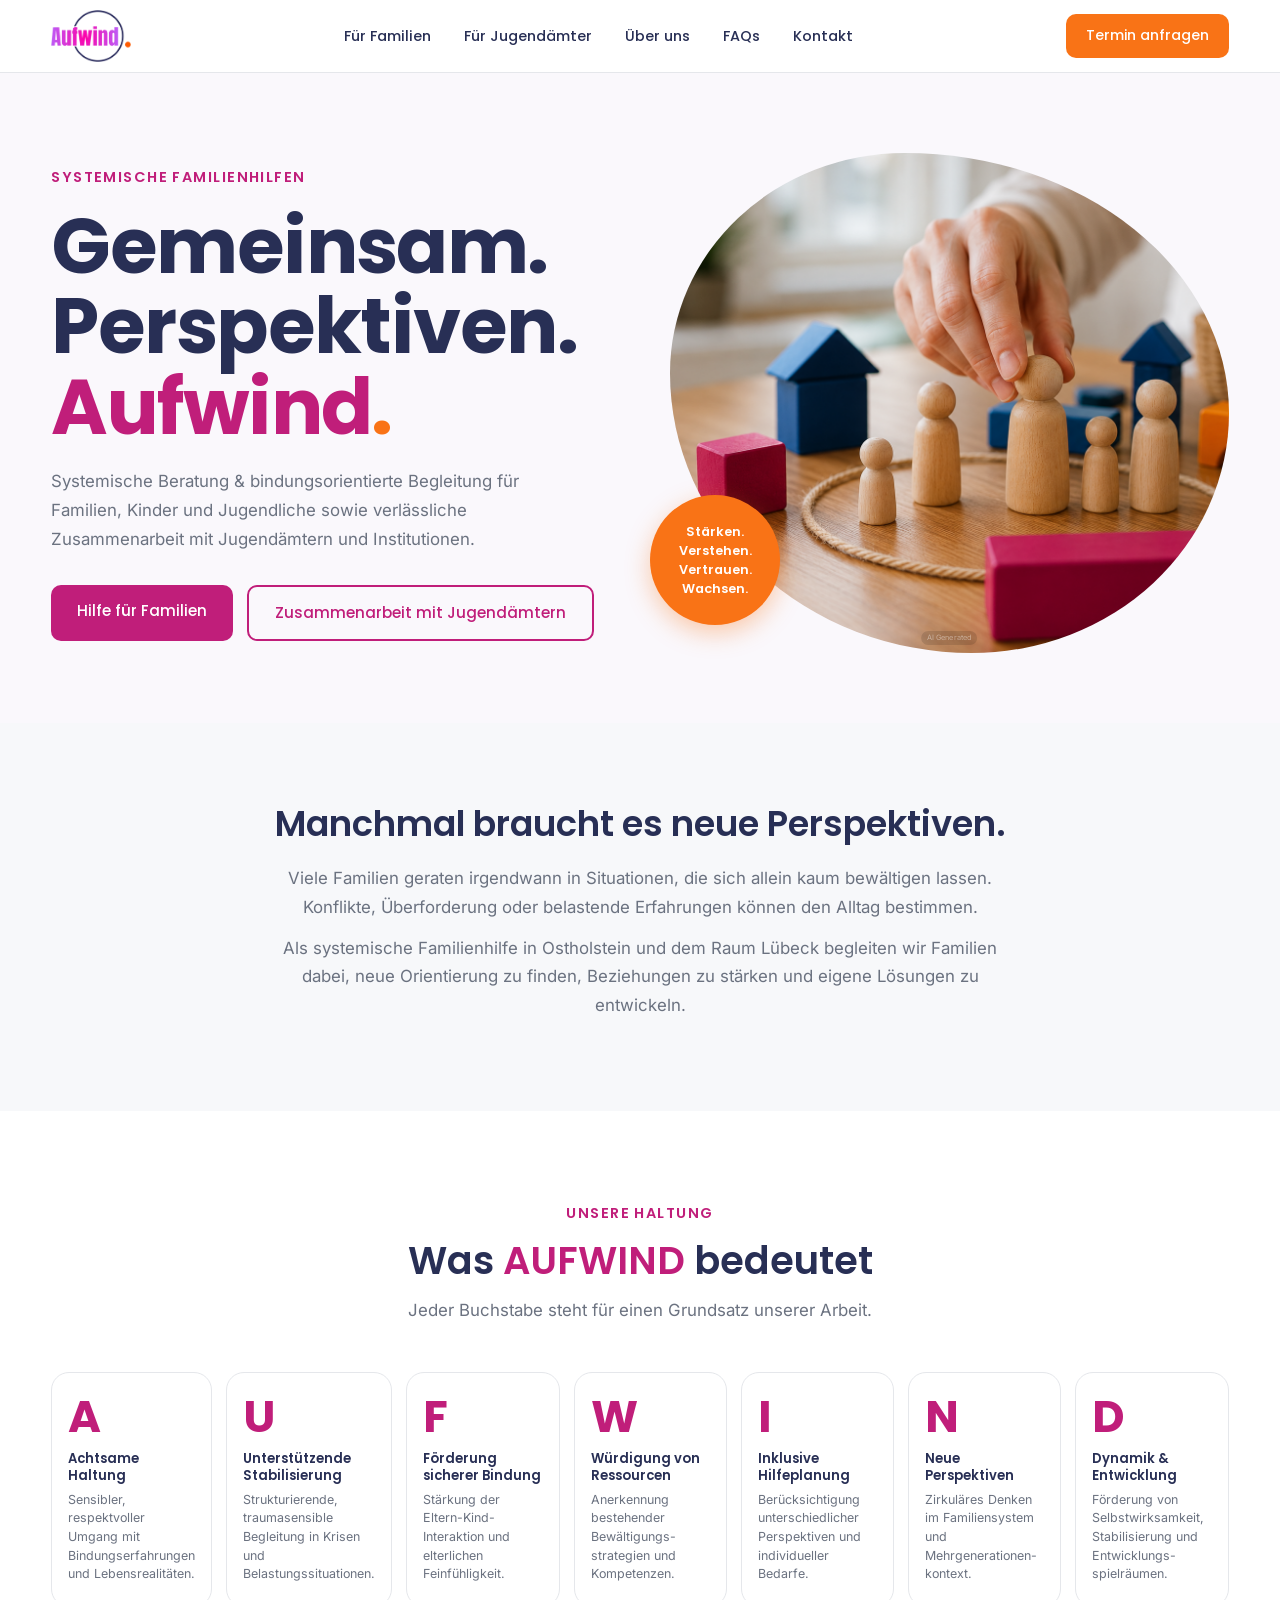
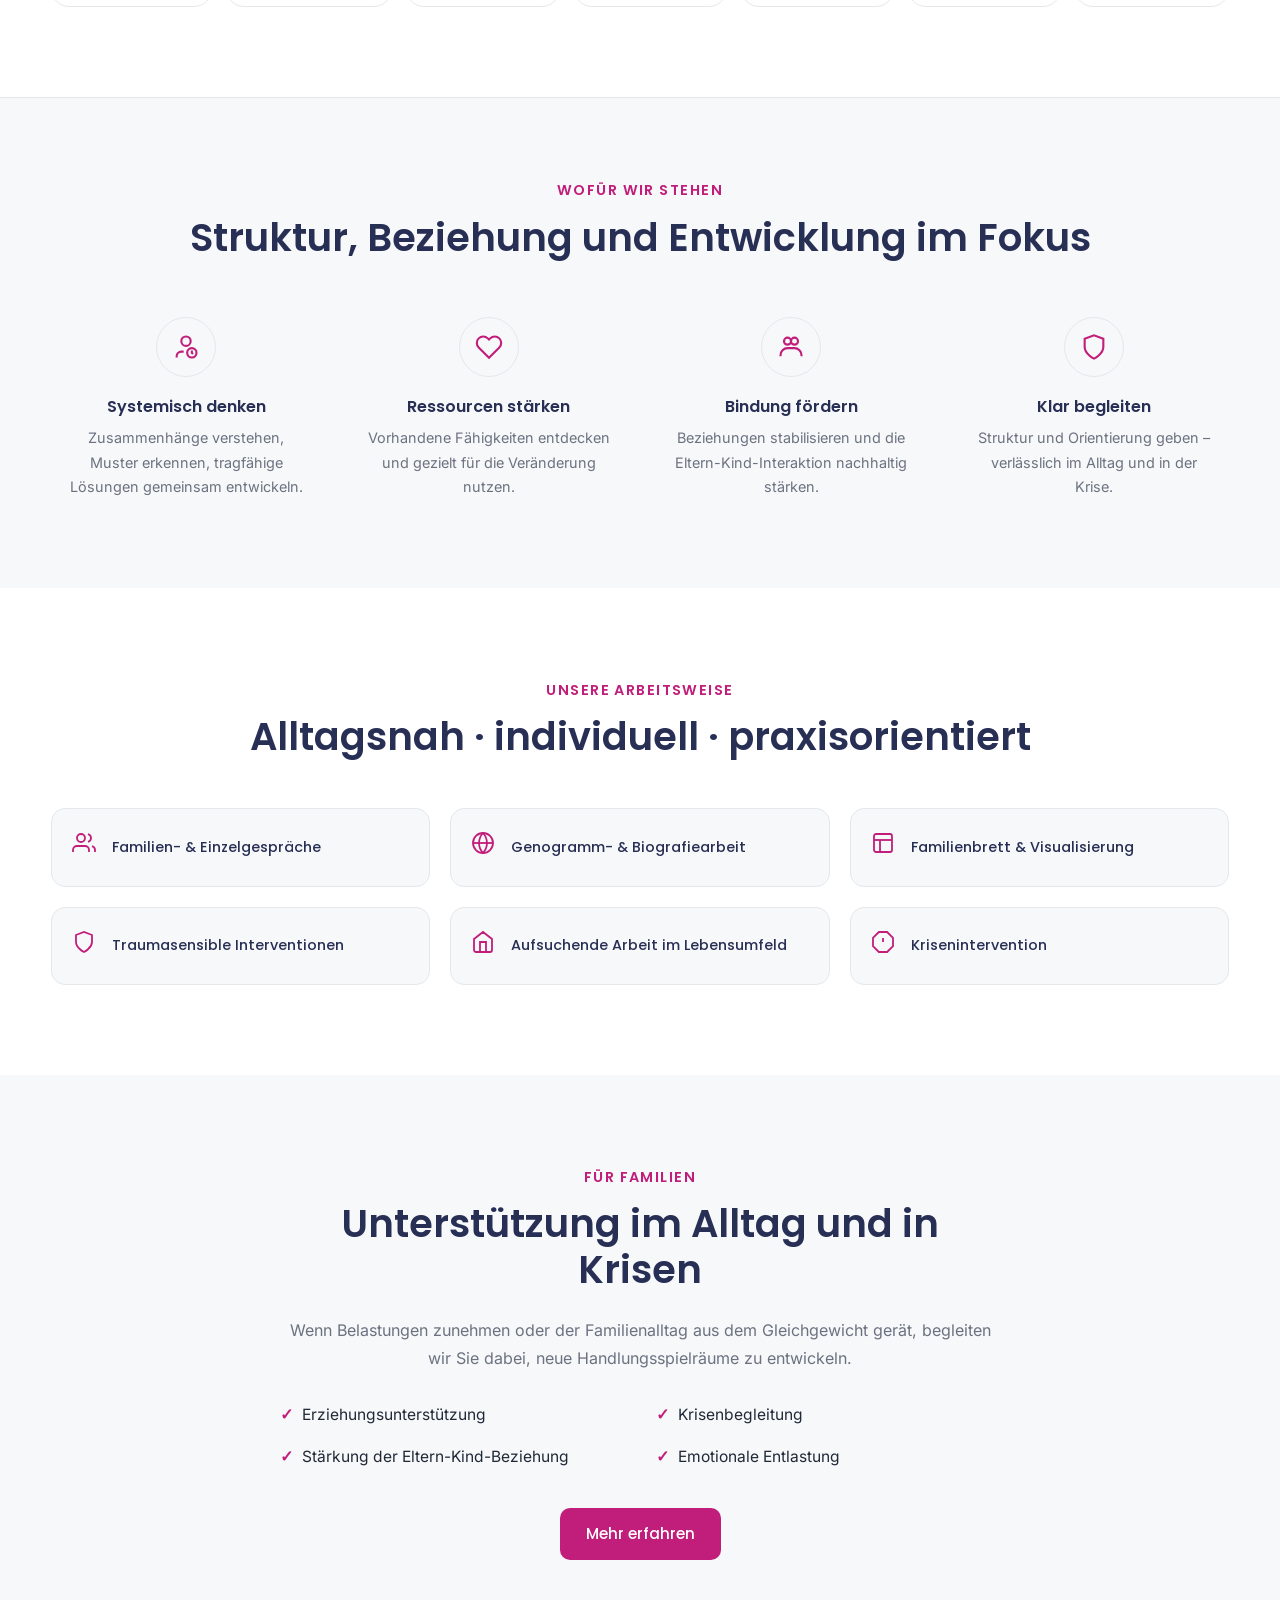
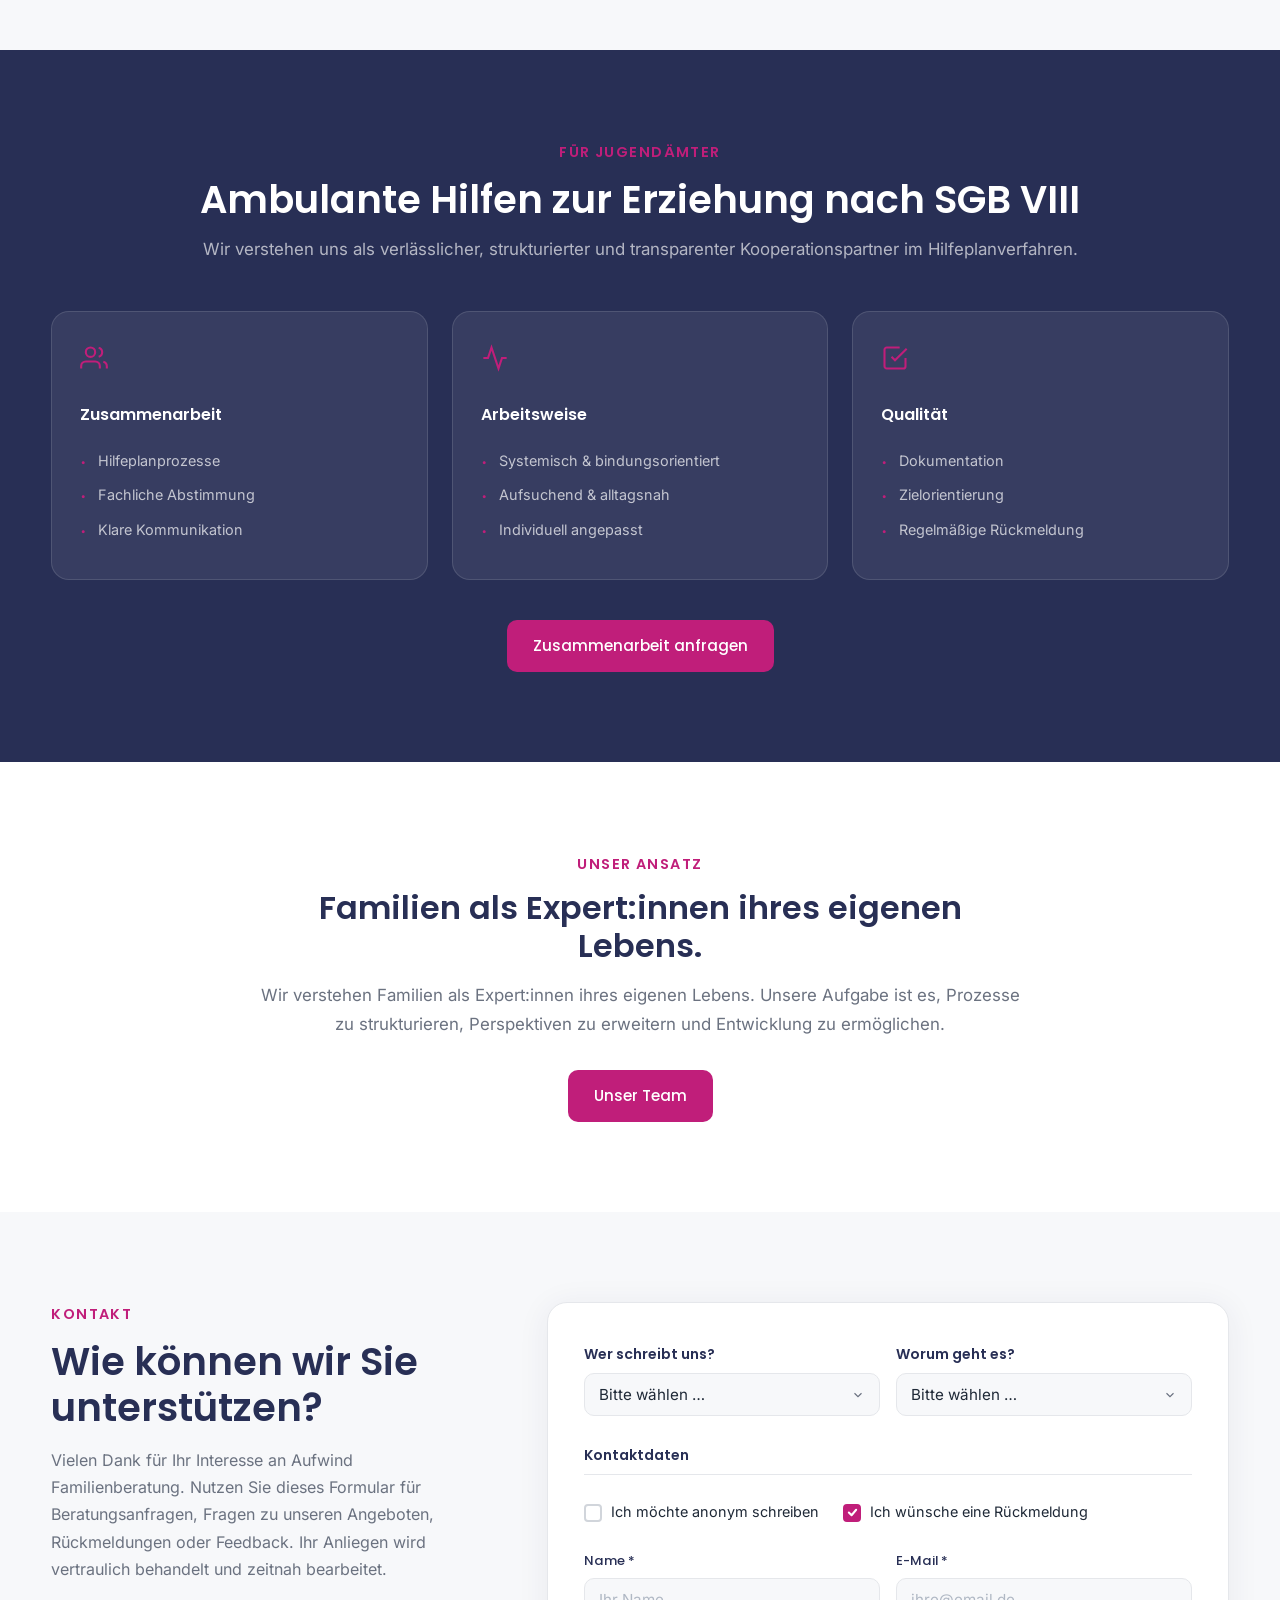
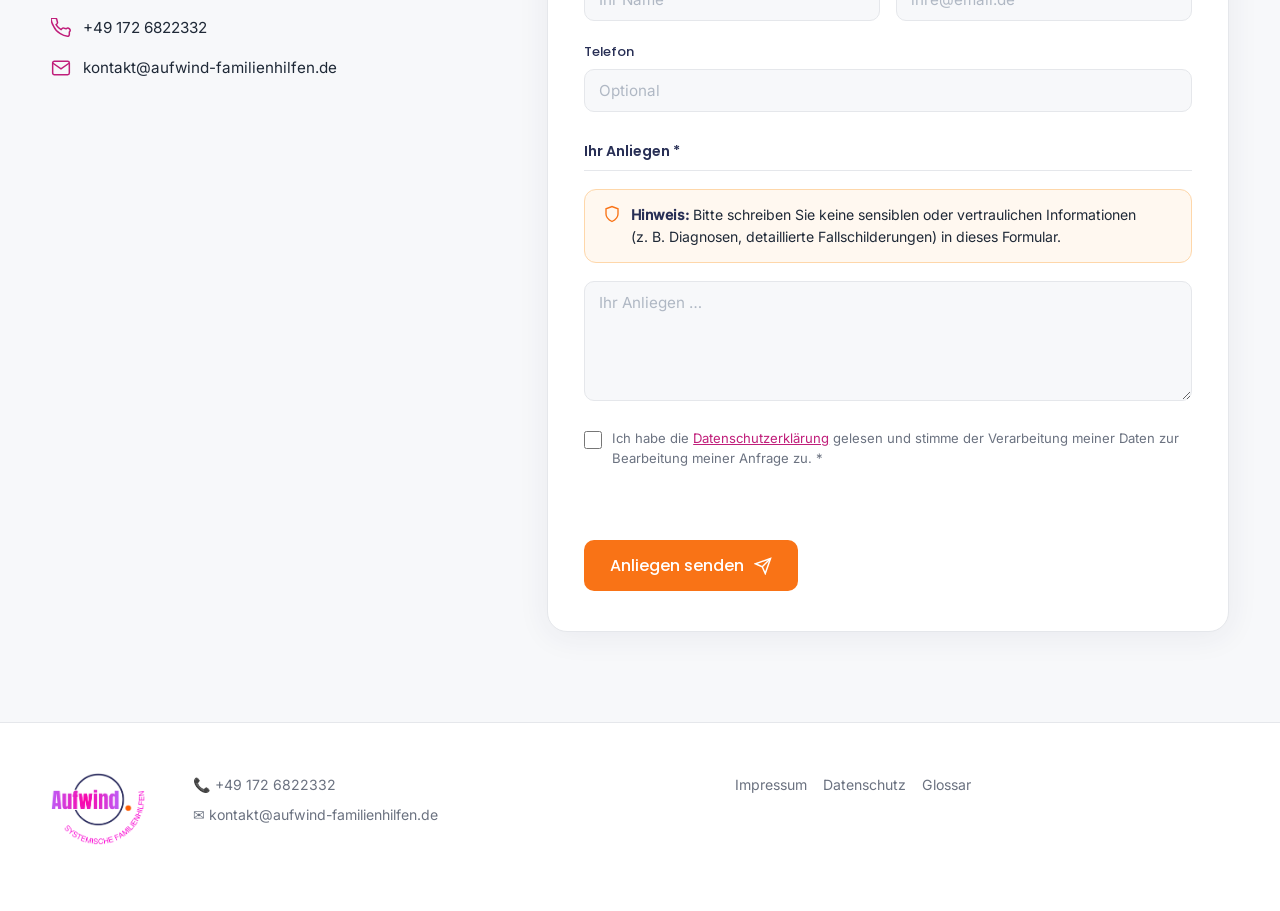
<file: index.html>
<!DOCTYPE html>
<html lang="de">
<head>
<meta charset="UTF-8">
  <meta http-equiv="X-Frame-Options" content="DENY">
  <meta http-equiv="Content-Security-Policy" content="default-src 'self'; style-src 'self' 'unsafe-inline'; font-src 'self'; img-src 'self' data:; script-src 'self' 'unsafe-inline' https://challenges.cloudflare.com; connect-src 'self'; frame-src https://challenges.cloudflare.com; frame-ancestors 'none'; base-uri 'self';">
  <meta name="referrer" content="strict-origin-when-cross-origin">
  <meta http-equiv="Permissions-Policy" content="camera=(), microphone=(), geolocation=()">
  <meta name="viewport" content="width=device-width, initial-scale=1.0">
<title>Familienberatung & Familienhilfe Ostholstein | Aufwind</title>
<meta name="description" content="Systemische Familienberatung und ambulante Familienhilfe in Ostholstein, Neustadt in Holstein, Eutin, Oldenburg i.H. und Lübeck. Jetzt unverbindlich anfragen.">
<link rel="icon" type="image/png" sizes="32x32" href="logo_kurz.png">
<link rel="icon" type="image/png" sizes="16x16" href="logo_kurz.png">
<link rel="apple-touch-icon" href="logo_kurz.png">
<link rel="stylesheet" href="style.css?v=2">
<link rel="canonical" href="https://aufwind-familienhilfen.de/">
<meta property="og:type" content="website">
<meta property="og:locale" content="de_DE">
<meta property="og:site_name" content="Aufwind – Systemische Familienhilfen">
<meta property="og:url" content="https://aufwind-familienhilfen.de/">
<meta property="og:title" content="Familienberatung & Familienhilfe Ostholstein | Aufwind">
<meta property="og:description" content="Systemische Familienberatung und ambulante Familienhilfe in Ostholstein, Neustadt in Holstein, Eutin, Oldenburg i.H. und Lübeck. Jetzt unverbindlich anfragen.">
<meta property="og:image" content="https://aufwind-familienhilfen.de/aufwind.png">
<meta name="twitter:card" content="summary_large_image">
<meta name="twitter:title" content="Familienberatung & Familienhilfe Ostholstein | Aufwind">
<meta name="twitter:description" content="Systemische Familienberatung und ambulante Familienhilfe in Ostholstein, Neustadt in Holstein, Eutin, Oldenburg i.H. und Lübeck. Jetzt unverbindlich anfragen.">
<meta name="twitter:image" content="https://aufwind-familienhilfen.de/aufwind.png">
<script type="application/ld+json">
{
  "@context": "https://schema.org",
  "@type": "ProfessionalService",
  "name": "Aufwind – Systemische Familienhilfen",
  "description": "Systemische Familienberatung und ambulante Familienhilfe in Ostholstein, Neustadt in Holstein, Eutin, Oldenburg i.H. und Lübeck.",
  "url": "https://aufwind-familienhilfen.de",
  "telephone": "+491726822332",
  "email": "kontakt@aufwind-familienhilfen.de",
  "address": {
    "@type": "PostalAddress",
    "streetAddress": "Waschgrabenallee 4",
    "addressLocality": "Neustadt in Holstein",
    "postalCode": "23730",
    "addressCountry": "DE"
  },
  "areaServed": [
    {"@type": "City", "name": "Neustadt in Holstein"},
    {"@type": "City", "name": "Eutin"},
    {"@type": "City", "name": "Oldenburg in Holstein"},
    {"@type": "City", "name": "Lübeck"}
  ],
  "founder": {
    "@type": "Person",
    "name": "Annika Gallinger"
  },
  "hasOfferCatalog": {
    "@type": "OfferCatalog",
    "name": "Leistungen",
    "itemListElement": [
      {"@type": "Offer", "itemOffered": {"@type": "Service", "name": "Systemische Familienberatung"}},
      {"@type": "Offer", "itemOffered": {"@type": "Service", "name": "Ambulante Familienhilfe (SPFH)"}},
      {"@type": "Offer", "itemOffered": {"@type": "Service", "name": "Erziehungsberatung"}},
      {"@type": "Offer", "itemOffered": {"@type": "Service", "name": "Integrative Bindungsbasierte Traumatherapie (iBT)"}}
    ]
  }
}
</script>
</head>
<body>
  <a class="skip-link" href="#main-content">Zum Hauptinhalt springen</a>

<!-- HEADER / NAV -->
<header class="header">
  <div class="container nav-inner">
    <div class="logo">
      <a href="index.html">
        <img src="logo_kurz.png" alt="Aufwind – Systemische Familienhilfen" class="logo-img">
      </a>
    </div>
    <nav class="main-nav" id="main-nav">
      <a href="familien.html">Für Familien</a>
      <a href="jugendaemter.html">Für Jugendämter</a>
      <a href="ueber-uns.html">Über uns</a>
      <a href="faqs.html">FAQs</a>
      <a href="kontakt.html">Kontakt</a>
    </nav>
    <a href="kontakt.html" class="btn btn-orange nav-cta">Termin anfragen</a>
    <button class="burger" aria-label="Menü öffnen" aria-expanded="false" aria-controls="main-nav">
      <span></span><span></span><span></span>
    </button>
  </div>
</header>

<main id="main-content">

<!-- HERO -->
<section class="hero">
  <div class="container hero-layout">
    <div class="hero-text">
      <p class="eyebrow">SYSTEMISCHE FAMILIENHILFEN</p>
      <h1>
        Gemeinsam.<br>
        Perspektiven.<br>
        <span class="h1-magenta">Aufwind</span><span class="h1-orange-dot">.</span>
      </h1>
      <p class="hero-sub">
        Systemische Beratung &amp; bindungsorientierte Begleitung für Familien, Kinder und Jugendliche sowie verlässliche Zusammenarbeit mit Jugendämtern und Institutionen.
      </p>
      <div class="hero-buttons">
        <a href="familien.html" class="btn btn-magenta">Hilfe für Familien</a>
        <a href="jugendaemter.html" class="btn btn-outline-magenta">Zusammenarbeit mit Jugendämtern</a>
      </div>
    </div>
    <div class="hero-image-wrap">
      <img src="aufwind.png" alt="Familie bei Aufwind – Systemische Familienhilfen" class="hero-img">
      <span class="ki-label" aria-label="AI Generated Image">AI Generated</span>
      <div class="hero-badge">
        <span>Stärken.<br>Verstehen.<br>Vertrauen.<br>Wachsen.</span>
      </div>
    </div>
  </div>
</section>

<!-- SECTION 1: KURZE EINFÜHRUNG -->
<section class="section-intro">
  <div class="container narrow-center">
    <h2>Manchmal braucht es neue Perspektiven.</h2>
    <p>Viele Familien geraten irgendwann in Situationen, die sich allein kaum bewältigen lassen. Konflikte, Überforderung oder belastende Erfahrungen können den Alltag bestimmen.</p>
    <p>Als systemische Familienhilfe in Ostholstein und dem Raum Lübeck begleiten wir Familien dabei, neue Orientierung zu finden, Beziehungen zu stärken und eigene Lösungen zu entwickeln.</p>
  </div>
</section>

<!-- SECTION 2: AUFWIND HALTUNG -->
<section class="section-aufwind">
  <div class="container">
    <p class="section-eyebrow center-text">UNSERE HALTUNG</p>
    <h2 class="center-text">Was <span class="text-magenta">AUFWIND</span> bedeutet</h2>
    <p class="section-sub center-text">Jeder Buchstabe steht für einen Grundsatz unserer Arbeit.</p>
    <div class="aufwind-grid">
      <div class="aufwind-card" tabindex="0" role="button">
        <span class="aufwind-letter">A</span>
        <h4>Achtsame Haltung</h4>
        <p>Sensibler, respektvoller Umgang mit Bindungserfahrungen und Lebensrealitäten.</p>
      </div>
      <div class="aufwind-card" tabindex="0" role="button">
        <span class="aufwind-letter">U</span>
        <h4>Unterstützende Stabilisierung</h4>
        <p>Strukturierende, traumasensible Begleitung in Krisen und Belastungssituationen.</p>
      </div>
      <div class="aufwind-card" tabindex="0" role="button">
        <span class="aufwind-letter">F</span>
        <h4>Förderung sicherer Bindung</h4>
        <p>Stärkung der Eltern-Kind-Interaktion und elterlichen Feinfühligkeit.</p>
      </div>
      <div class="aufwind-card" tabindex="0" role="button">
        <span class="aufwind-letter">W</span>
        <h4>Würdigung von Ressourcen</h4>
        <p>Anerkennung bestehender Bewältigungs&shy;strategien und Kompetenzen.</p>
      </div>
      <div class="aufwind-card" tabindex="0" role="button">
        <span class="aufwind-letter">I</span>
        <h4>Inklusive Hilfeplanung</h4>
        <p>Berücksichtigung unterschiedlicher Perspektiven und individueller Bedarfe.</p>
      </div>
      <div class="aufwind-card" tabindex="0" role="button">
        <span class="aufwind-letter">N</span>
        <h4>Neue Perspektiven</h4>
        <p>Zirkuläres Denken im Familiensystem und Mehrgenerationen&shy;kontext.</p>
      </div>
      <div class="aufwind-card" tabindex="0" role="button">
        <span class="aufwind-letter">D</span>
        <h4>Dynamik &amp; Entwicklung</h4>
        <p>Förderung von Selbstwirksamkeit, Stabilisierung und Entwicklungs&shy;spielräumen.</p>
      </div>
    </div>
  </div>
</section>

<!-- SECTION 3: WOFÜR WIR STEHEN – 4 ICON-KACHELN -->
<section class="section-icons" id="angebote">
  <div class="container">
    <p class="section-eyebrow center-text">WOFÜR WIR STEHEN</p>
    <h2 class="center-text icons-heading">Struktur, Beziehung und Entwicklung im Fokus</h2>
    <div class="icon-grid">
      <div class="icon-card">
        <div class="icon-circle">
          <svg aria-hidden="true" width="28" height="28" fill="none" stroke="currentColor" stroke-width="1.8" viewBox="0 0 24 24"><circle cx="12" cy="7" r="4"/><path d="M4 21v-1a4 4 0 014-4h2"/><circle cx="17" cy="17" r="4"/><path d="M17 15v2l1 1"/></svg>
        </div>
        <h3>Systemisch denken</h3>
        <p>Zusammenhänge verstehen, Muster erkennen, tragfähige Lösungen gemeinsam entwickeln.</p>
      </div>
      <div class="icon-card">
        <div class="icon-circle">
          <svg aria-hidden="true" width="28" height="28" fill="none" stroke="currentColor" stroke-width="1.8" viewBox="0 0 24 24"><path d="M20.84 4.61a5.5 5.5 0 00-7.78 0L12 5.67l-1.06-1.06a5.5 5.5 0 00-7.78 7.78l1.06 1.06L12 21.23l7.78-7.78 1.06-1.06a5.5 5.5 0 000-7.78z"/></svg>
        </div>
        <h3>Ressourcen stärken</h3>
        <p>Vorhandene Fähigkeiten entdecken und gezielt für die Veränderung nutzen.</p>
      </div>
      <div class="icon-card">
        <div class="icon-circle">
          <svg aria-hidden="true" width="28" height="28" fill="none" stroke="currentColor" stroke-width="1.8" viewBox="0 0 24 24"><circle cx="9" cy="7" r="3"/><circle cx="15" cy="7" r="3"/><path d="M3 20v-1a6 6 0 016-6h6a6 6 0 016 6v1"/></svg>
        </div>
        <h3>Bindung fördern</h3>
        <p>Beziehungen stabilisieren und die Eltern-Kind-Interaktion nachhaltig stärken.</p>
      </div>
      <div class="icon-card">
        <div class="icon-circle">
          <svg aria-hidden="true" width="28" height="28" fill="none" stroke="currentColor" stroke-width="1.8" viewBox="0 0 24 24"><path d="M12 22s8-4 8-10V5l-8-3-8 3v7c0 6 8 10 8 10z"/></svg>
        </div>
        <h3>Klar begleiten</h3>
        <p>Struktur und Orientierung geben – verlässlich im Alltag und in der Krise.</p>
      </div>
    </div>
  </div>
</section>

<!-- SECTION 4: UNSERE ARBEITSWEISE -->
<section class="section-arbeitsweise" id="arbeitsweise">
  <div class="container">
    <p class="section-eyebrow center-text">UNSERE ARBEITSWEISE</p>
    <h2 class="center-text">Alltagsnah · individuell · praxisorientiert</h2>
    <div class="methoden-grid">
      <div class="methode-card">
        <div class="methode-icon">
          <svg aria-hidden="true" width="24" height="24" fill="none" stroke="currentColor" stroke-width="1.8" viewBox="0 0 24 24"><path d="M17 21v-2a4 4 0 00-4-4H5a4 4 0 00-4 4v2"/><circle cx="9" cy="7" r="4"/><path d="M23 21v-2a4 4 0 00-3-3.87"/><path d="M16 3.13a4 4 0 010 7.75"/></svg>
        </div>
        <span>Familien- &amp; Einzelgespräche</span>
      </div>
      <div class="methode-card">
        <div class="methode-icon">
          <svg aria-hidden="true" width="24" height="24" fill="none" stroke="currentColor" stroke-width="1.8" viewBox="0 0 24 24"><circle cx="12" cy="12" r="10"/><line x1="2" y1="12" x2="22" y2="12"/><path d="M12 2a15.3 15.3 0 014 10 15.3 15.3 0 01-4 10 15.3 15.3 0 01-4-10 15.3 15.3 0 014-10z"/></svg>
        </div>
        <span>Genogramm- &amp; Biografiearbeit</span>
      </div>
      <div class="methode-card">
        <div class="methode-icon">
          <svg aria-hidden="true" width="24" height="24" fill="none" stroke="currentColor" stroke-width="1.8" viewBox="0 0 24 24"><rect x="3" y="3" width="18" height="18" rx="2"/><line x1="3" y1="9" x2="21" y2="9"/><line x1="9" y1="21" x2="9" y2="9"/></svg>
        </div>
        <span>Familienbrett &amp; Visualisierung</span>
      </div>
      <div class="methode-card">
        <div class="methode-icon">
          <svg aria-hidden="true" width="24" height="24" fill="none" stroke="currentColor" stroke-width="1.8" viewBox="0 0 24 24"><path d="M12 22s8-4 8-10V5l-8-3-8 3v7c0 6 8 10 8 10z"/></svg>
        </div>
        <span>Traumasensible Interventionen</span>
      </div>
      <div class="methode-card">
        <div class="methode-icon">
          <svg aria-hidden="true" width="24" height="24" fill="none" stroke="currentColor" stroke-width="1.8" viewBox="0 0 24 24"><path d="M3 9l9-7 9 7v11a2 2 0 01-2 2H5a2 2 0 01-2-2z"/><polyline points="9 22 9 12 15 12 15 22"/></svg>
        </div>
        <span>Aufsuchende Arbeit im Lebensumfeld</span>
      </div>
      <div class="methode-card">
        <div class="methode-icon">
          <svg aria-hidden="true" width="24" height="24" fill="none" stroke="currentColor" stroke-width="1.8" viewBox="0 0 24 24"><polygon points="7.86 2 16.14 2 22 7.86 22 16.14 16.14 22 7.86 22 2 16.14 2 7.86 7.86 2"/><line x1="12" y1="8" x2="12" y2="12"/><line x1="12" y1="16" x2="12.01" y2="16"/></svg>
        </div>
        <span>Krisenintervention</span>
      </div>
    </div>
  </div>
</section>

<!-- SECTION 5: FÜR FAMILIEN -->
<section class="section-familien" id="familien-detail">
  <div class="container familien-full">
    <div class="familien-text">
      <p class="section-eyebrow">FÜR FAMILIEN</p>
      <h2>Unterstützung im Alltag und in Krisen</h2>
      <p style="text-align:center;">Wenn Belastungen zunehmen oder der Familienalltag aus dem Gleichgewicht gerät, begleiten wir Sie dabei, neue Handlungsspielräume zu entwickeln.</p>
      <ul class="check-list">
        <li>Erziehungsunterstützung</li>
        <li>Krisenbegleitung</li>
        <li>Stärkung der Eltern-Kind-Beziehung</li>
        <li>Emotionale Entlastung</li>
      </ul>
      <a href="familien.html" class="btn btn-magenta" style="display:block;width:fit-content;margin:1.5rem auto 0;">Mehr erfahren</a>
    </div>
  </div>
</section>

<!-- SECTION 6: FÜR JUGENDÄMTER -->
<section class="section-jugendaemter" id="jugendaemter-detail">
  <div class="container">
    <p class="section-eyebrow center-text">FÜR JUGENDÄMTER</p>
    <h2 class="center-text light-heading">Ambulante Hilfen zur Erziehung nach SGB VIII</h2>
    <p class="center-text section-sub light-sub">Wir verstehen uns als verlässlicher, strukturierter und transparenter Kooperationspartner im Hilfeplanverfahren.</p>
    <div class="ja-cards">
      <div class="ja-card">
        <div class="ja-card-icon">
          <svg aria-hidden="true" width="28" height="28" fill="none" stroke="currentColor" stroke-width="1.8" viewBox="0 0 24 24"><path d="M17 21v-2a4 4 0 00-4-4H5a4 4 0 00-4 4v2"/><circle cx="9" cy="7" r="4"/><path d="M23 21v-2a4 4 0 00-3-3.87"/><path d="M16 3.13a4 4 0 010 7.75"/></svg>
        </div>
        <h3>Zusammenarbeit</h3>
        <ul>
          <li>Hilfeplanprozesse</li>
          <li>Fachliche Abstimmung</li>
          <li>Klare Kommunikation</li>
        </ul>
      </div>
      <div class="ja-card">
        <div class="ja-card-icon">
          <svg aria-hidden="true" width="28" height="28" fill="none" stroke="currentColor" stroke-width="1.8" viewBox="0 0 24 24"><polyline points="22 12 18 12 15 21 9 3 6 12 2 12"/></svg>
        </div>
        <h3>Arbeitsweise</h3>
        <ul>
          <li>Systemisch &amp; bindungsorientiert</li>
          <li>Aufsuchend &amp; alltagsnah</li>
          <li>Individuell angepasst</li>
        </ul>
      </div>
      <div class="ja-card">
        <div class="ja-card-icon">
          <svg aria-hidden="true" width="28" height="28" fill="none" stroke="currentColor" stroke-width="1.8" viewBox="0 0 24 24"><polyline points="9 11 12 14 22 4"/><path d="M21 12v7a2 2 0 01-2 2H5a2 2 0 01-2-2V5a2 2 0 012-2h11"/></svg>
        </div>
        <h3>Qualität</h3>
        <ul>
          <li>Dokumentation</li>
          <li>Zielorientierung</li>
          <li>Regelmäßige Rückmeldung</li>
        </ul>
      </div>
    </div>
    <div class="center-btn">
      <a href="kontakt.html" class="btn btn-magenta">Zusammenarbeit anfragen</a>
    </div>
  </div>
</section>

<!-- SECTION 7: UNSER ANSATZ -->
<section class="section-ansatz">
  <div class="container narrow-center">
    <p class="section-eyebrow center-text">UNSER ANSATZ</p>
    <h2>Familien als Expert:innen ihres eigenen Lebens.</h2>
    <p>Wir verstehen Familien als Expert:innen ihres eigenen Lebens. Unsere Aufgabe ist es, Prozesse zu strukturieren, Perspektiven zu erweitern und Entwicklung zu ermöglichen.</p>
    <div style="margin-top:2rem;text-align:center;"><a href="ueber-uns.html" class="btn btn-magenta">Unser Team</a></div>
  </div>
</section>

<!-- KONTAKT / FORMULAR -->
<section class="section-kontakt" id="kontakt">
  <div class="container kontakt-layout">

    <div class="kontakt-intro">
      <p class="section-eyebrow">KONTAKT</p>
      <h2>Wie können wir Sie unterstützen?</h2>
      <p>Vielen Dank für Ihr Interesse an Aufwind Familienberatung. Nutzen Sie dieses Formular für Beratungsanfragen, Fragen zu unseren Angeboten, Rückmeldungen oder Feedback. Ihr Anliegen wird vertraulich behandelt und zeitnah bearbeitet.</p>
      <div class="kontakt-info">
        <div class="kontakt-info-item">
          <svg aria-hidden="true" width="20" height="20" fill="none" stroke="currentColor" stroke-width="1.8" viewBox="0 0 24 24"><path d="M22 16.92v3a2 2 0 01-2.18 2 19.79 19.79 0 01-8.63-3.07A19.5 19.5 0 013.07 9.81a19.79 19.79 0 01-3.07-8.67A2 2 0 012 .18h3a2 2 0 012 1.72c.127.96.361 1.903.7 2.81a2 2 0 01-.45 2.11L6.09 7.91a16 16 0 006 6l1.27-1.27a2 2 0 012.11-.45c.907.339 1.85.573 2.81.7A2 2 0 0122 16.92z"/></svg>
          <span><a href="tel:+491726822332" style="color:inherit;text-decoration:none;">+49 172 6822332</a></span>
        </div>
        <div class="kontakt-info-item">
          <svg aria-hidden="true" width="20" height="20" fill="none" stroke="currentColor" stroke-width="1.8" viewBox="0 0 24 24"><path d="M4 4h16c1.1 0 2 .9 2 2v12c0 1.1-.9 2-2 2H4c-1.1 0-2-.9-2-2V6c0-1.1.9-2 2-2z"/><polyline points="22,6 12,13 2,6"/></svg>
          <span>kontakt@aufwind-familienhilfen.de</span>
        </div>
      </div>
    </div>

    <div class="kontakt-form-wrap">
      <form class="kontakt-form" id="kontaktFormular" novalidate>
        <input type="text" name="website" style="display:none;" tabindex="-1" autocomplete="off">

        <div class="form-row form-row-2">
          <div class="form-group">
            <label for="wer_schreibt" class="form-section-label">Wer schreibt uns?</label>
            <select id="wer_schreibt" name="Wer schreibt" required>
              <option value="" disabled selected>Bitte wählen …</option>
              <option value="Privatperson / Familie">Privatperson / Familie</option>
              <option value="Jugendamt">Jugendamt</option>
              <option value="Netzwerkpartner:in">Netzwerkpartner:in</option>
              <option value="Sonstiges">Sonstiges</option>
            </select>
          </div>
          <div class="form-group">
            <label for="worum" class="form-section-label">Worum geht es?</label>
            <select id="worum" name="Worum geht es">
              <option value="" disabled selected>Bitte wählen …</option>
              <option value="Anfrage systemische Beratung">Anfrage systemische Beratung</option>
              <option value="Frage zum Angebot">Frage zum Angebot</option>
              <option value="Fallübernahme HzE">Fallübernahme HzE</option>
              <option value="Beschwerde">Beschwerde</option>
              <option value="Feedback">Feedback</option>
              <option value="Lob">Lob</option>
              <option value="Sonstiges Anliegen">Sonstiges Anliegen</option>
            </select>
          </div>
        </div>

        <p class="form-section-label">Kontaktdaten</p>

        <div class="form-flags-row">
          <label class="form-option-label">
            <input type="checkbox" id="anonCheck">
            <span class="form-option-indicator form-cb-indicator"></span>
            <span>Ich möchte anonym schreiben</span>
          </label>
          <label class="form-option-label">
            <input type="checkbox" id="rueckmeldungCheck" name="Rückmeldung gewünscht" value="Ja" checked>
            <span class="form-option-indicator form-cb-indicator"></span>
            <span>Ich wünsche eine Rückmeldung</span>
          </label>
        </div>

        <div id="kontaktFelder">
          <div class="form-row form-row-2">
            <div class="form-group">
              <label for="name">Name *</label>
              <input type="text" id="name" name="name" placeholder="Ihr Name" required>
            </div>
            <div class="form-group">
              <label for="email">E-Mail *</label>
              <input type="email" id="email" name="email" placeholder="ihre@email.de" required>
            </div>
          </div>
          <div class="form-row form-row-2">
            <div class="form-group">
              <label for="telefon">Telefon</label>
              <input type="tel" id="telefon" name="telefon" placeholder="Optional">
            </div>
          </div>
        </div>

        <div class="form-group">
          <label for="nachricht" class="form-section-label" style="padding-bottom: 6px; border-bottom: 1px solid var(--gray-light);">Ihr Anliegen *</label>
          <div class="privacy-hint" style="margin-top: 0.75rem; margin-bottom: 0.75rem;">
            <svg aria-hidden="true" width="18" height="18" fill="none" stroke="currentColor" stroke-width="1.8" viewBox="0 0 24 24"><path d="M12 22s8-4 8-10V5l-8-3-8 3v7c0 6 8 10 8 10z"/></svg>
            <span><strong>Hinweis:</strong> Bitte schreiben Sie keine sensiblen oder vertraulichen Informationen (z.&nbsp;B. Diagnosen, detaillierte Fallschilderungen) in dieses Formular.</span>
          </div>
          <textarea id="nachricht" name="nachricht" rows="5" placeholder="Ihr Anliegen …" required></textarea>
        </div>

        <div class="form-check">
          <input type="checkbox" id="datenschutz" name="datenschutz" required>
          <label for="datenschutz">Ich habe die <a href="datenschutz.html" class="form-link" target="_blank">Datenschutzerklärung</a> gelesen und stimme der Verarbeitung meiner Daten zur Bearbeitung meiner Anfrage zu. *</label>
        </div>

        <!-- TURNSTILE -->
        <div class="cf-turnstile" data-sitekey="0x4AAAAAAD7HuG47nuGPcElY" style="margin-bottom: 1rem;"></div>

        <button type="submit" class="btn btn-orange form-submit" id="submitBtn">
          <span id="submitLabel">Anliegen senden</span>
          <svg aria-hidden="true" id="submitIcon" width="18" height="18" fill="none" stroke="currentColor" stroke-width="2" viewBox="0 0 24 24"><line x1="22" y1="2" x2="11" y2="13"/><polygon points="22 2 15 22 11 13 2 9 22 2"/></svg>
          <svg aria-hidden="true" id="submitSpinner" width="18" height="18" viewBox="0 0 24 24" fill="none" stroke="currentColor" stroke-width="2" style="display:none;animation:spin 1s linear infinite;"><path d="M12 2v4M12 18v4M4.93 4.93l2.83 2.83M16.24 16.24l2.83 2.83M2 12h4M18 12h4M4.93 19.07l2.83-2.83M16.24 7.76l2.83-2.83"/></svg>
        </button>

        <div class="form-success" id="formSuccess" style="display:none;" role="alert">
          <svg aria-hidden="true" width="22" height="22" fill="none" stroke="currentColor" stroke-width="2" viewBox="0 0 24 24"><polyline points="20 6 9 17 4 12"/></svg>
          <div><strong>Nachricht gesendet!</strong><br>Vielen Dank – wir melden uns innerhalb von 1–2 Werktagen bei Ihnen.</div>
        </div>
        <div class="form-error" id="formError" style="display:none;" role="alert">
          <svg aria-hidden="true" width="22" height="22" fill="none" stroke="currentColor" stroke-width="2" viewBox="0 0 24 24"><circle cx="12" cy="12" r="10"/><line x1="12" y1="8" x2="12" y2="12"/><line x1="12" y1="16" x2="12.01" y2="16"/></svg>
          <div><strong>Fehler beim Senden.</strong><br>Bitte prüfen Sie, ob Sie alle mit * markierten Pflichtfelder ausgefüllt haben und versuchen Sie es erneut oder schreiben Sie uns direkt per E-Mail.</div>
        </div>
      </form>
    </div>

  </div>
</section>

<footer class="footer">
  <div class="container footer-inner">
    <div class="footer-brand">
      <div class="footer-logo">
        <img src="logo_aufwind.png" alt="Aufwind – Systemische Familienhilfen" class="footer-logo-img">
      </div>
    </div>    <div class="footer-contact">
      <p>📞 +49 172 6822332</p>
      <p>✉ kontakt@aufwind-familienhilfen.de</p>
    </div>
    <div class="footer-links">
      <a href="impressum.html">Impressum</a>
      <a href="datenschutz.html">Datenschutz</a>
      <a href="glossar.html">Glossar</a>
    </div>
  </div>
</footer>

<style>
  @keyframes spin { to { transform: rotate(360deg); } }
</style>

<script>
  // Mobile Burger Menu
  const burger = document.querySelector('.burger');
  const nav = document.querySelector('.main-nav');
  burger.addEventListener('click', () => {
    const isOpen = nav.classList.toggle('nav-open');
    burger.classList.toggle('burger-open');
    burger.setAttribute('aria-expanded', isOpen);
  });

  // --- Anonym ↔ Rückmeldung: gegenseitig ausschließend ---
  const anonCheck = document.getElementById('anonCheck');
  const rueckmeldungCheck = document.getElementById('rueckmeldungCheck');
  const kontaktFelder = document.getElementById('kontaktFelder');
  const nameInput = document.getElementById('name');
  const emailInput = document.getElementById('email');

  function setAnon(on) {
    if (on) {
      kontaktFelder.style.display = 'none';
      nameInput.removeAttribute('required');
      emailInput.removeAttribute('required');
      rueckmeldungCheck.checked = false;
    } else {
      kontaktFelder.style.display = 'flex';
      nameInput.setAttribute('required', '');
      emailInput.setAttribute('required', '');
    }
  }
  anonCheck.addEventListener('change', function () { setAnon(this.checked); });
  rueckmeldungCheck.addEventListener('change', function () {
    if (this.checked) { anonCheck.checked = false; setAnon(false); }
  });

  // --- AJAX Formular ---
  const form = document.getElementById('kontaktFormular');
  const submitBtn = document.getElementById('submitBtn');
  const submitLabel = document.getElementById('submitLabel');
  const submitIcon = document.getElementById('submitIcon');
  const submitSpinner = document.getElementById('submitSpinner');
  const formSuccess = document.getElementById('formSuccess');
  const formError = document.getElementById('formError');

  form.addEventListener('submit', async function (e) {
    e.preventDefault();
    formSuccess.style.display = 'none';
    formError.style.display = 'none';
    if (!form.checkValidity()) {
      formError.style.display = 'flex';
      formError.scrollIntoView({ behavior: 'smooth', block: 'nearest' });
      return;
    }
    submitBtn.disabled = true;
    submitLabel.textContent = 'Wird gesendet …';
    submitIcon.style.display = 'none';
    submitSpinner.style.display = 'inline';
    try {
      const response = await fetch('https://aufwind-familienhilfen.de/api/contact', {
        method: 'POST', body: new FormData(form)
      });
      const data = await response.json();
      if (data.success) {
        formSuccess.style.display = 'flex';
        form.reset();
        if (window.turnstile) window.turnstile.reset();
        setAnon(false);
        formSuccess.scrollIntoView({ behavior: 'smooth', block: 'nearest' });
      } else { throw new Error(); }
    } catch {
      formError.style.display = 'flex';
      if (window.turnstile) window.turnstile.reset();
    } finally {
      submitBtn.disabled = false;
      submitLabel.textContent = 'Anliegen senden';
      submitIcon.style.display = 'inline';
      submitSpinner.style.display = 'none';
    }
  });
</script>


<!-- TURNSTILE -->
<script src="https://challenges.cloudflare.com/turnstile/v0/api.js" async defer></script>

<!-- SCROLL TO TOP -->
<button class="scroll-top" id="scrollTop" aria-label="Nach oben" title="Nach oben">
  <svg aria-hidden="true" width="20" height="20" fill="none" stroke="currentColor" stroke-width="2.2" viewBox="0 0 24 24"><polyline points="18 15 12 9 6 15"/></svg>
</button>

<script>
  const scrollBtn = document.getElementById('scrollTop');
  window.addEventListener('scroll', () => {
    scrollBtn.classList.toggle('scroll-top-visible', window.scrollY > 300);
  });
  scrollBtn.addEventListener('click', () => {
    window.scrollTo({ top: 0, behavior: 'smooth' });
  });
</script>

</body>
</html>
</file>
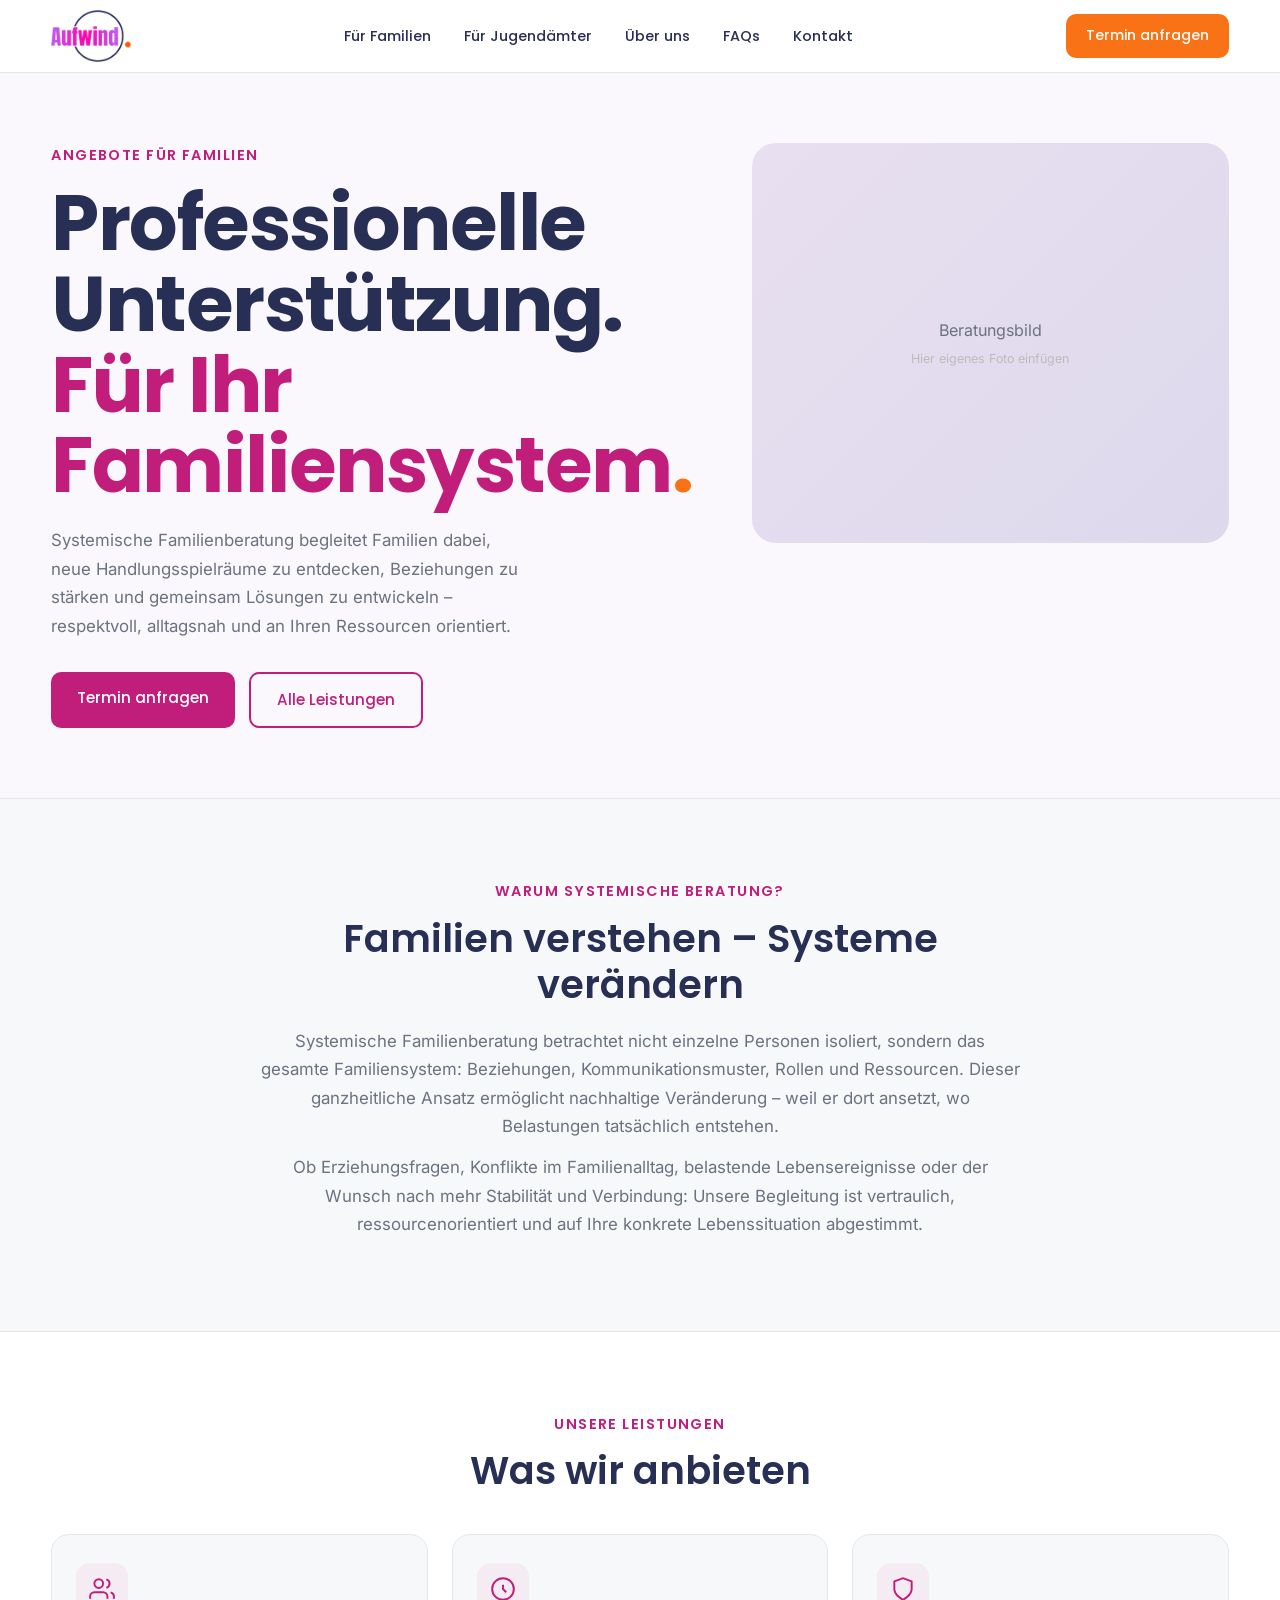
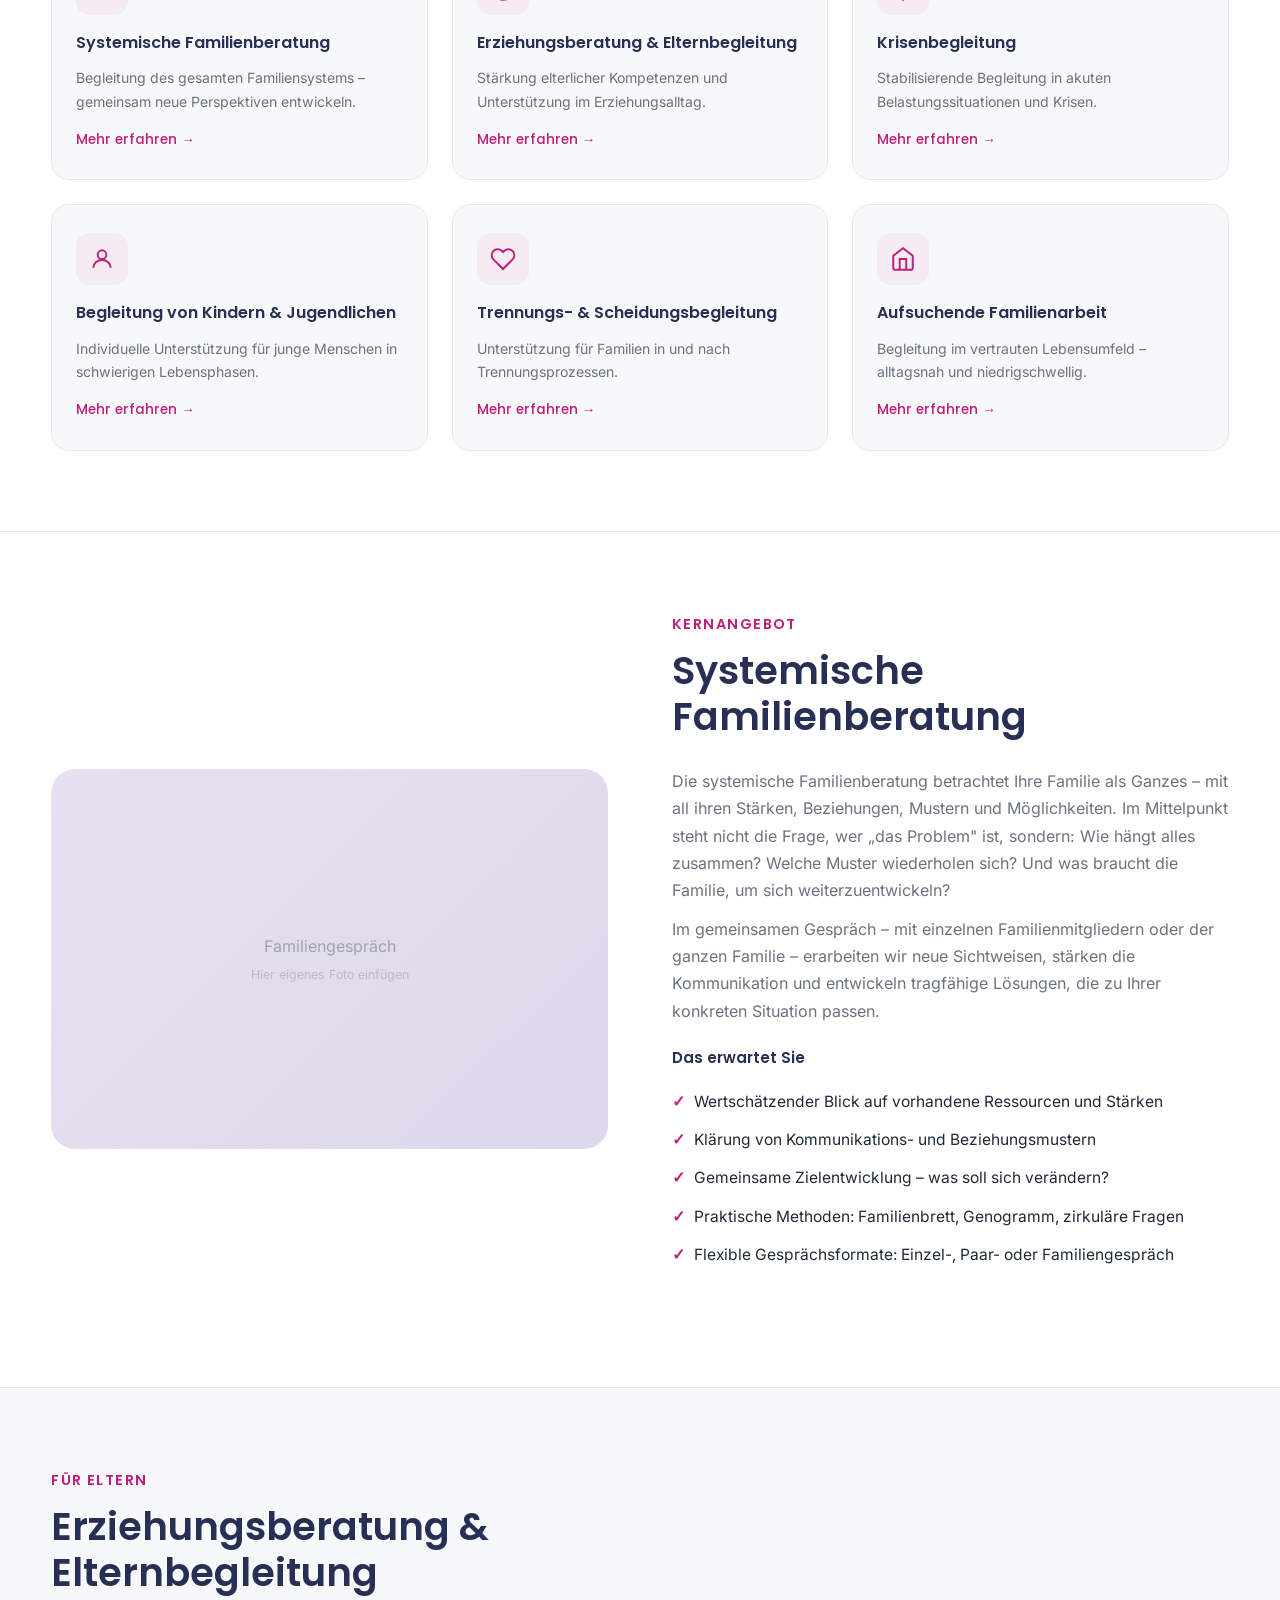
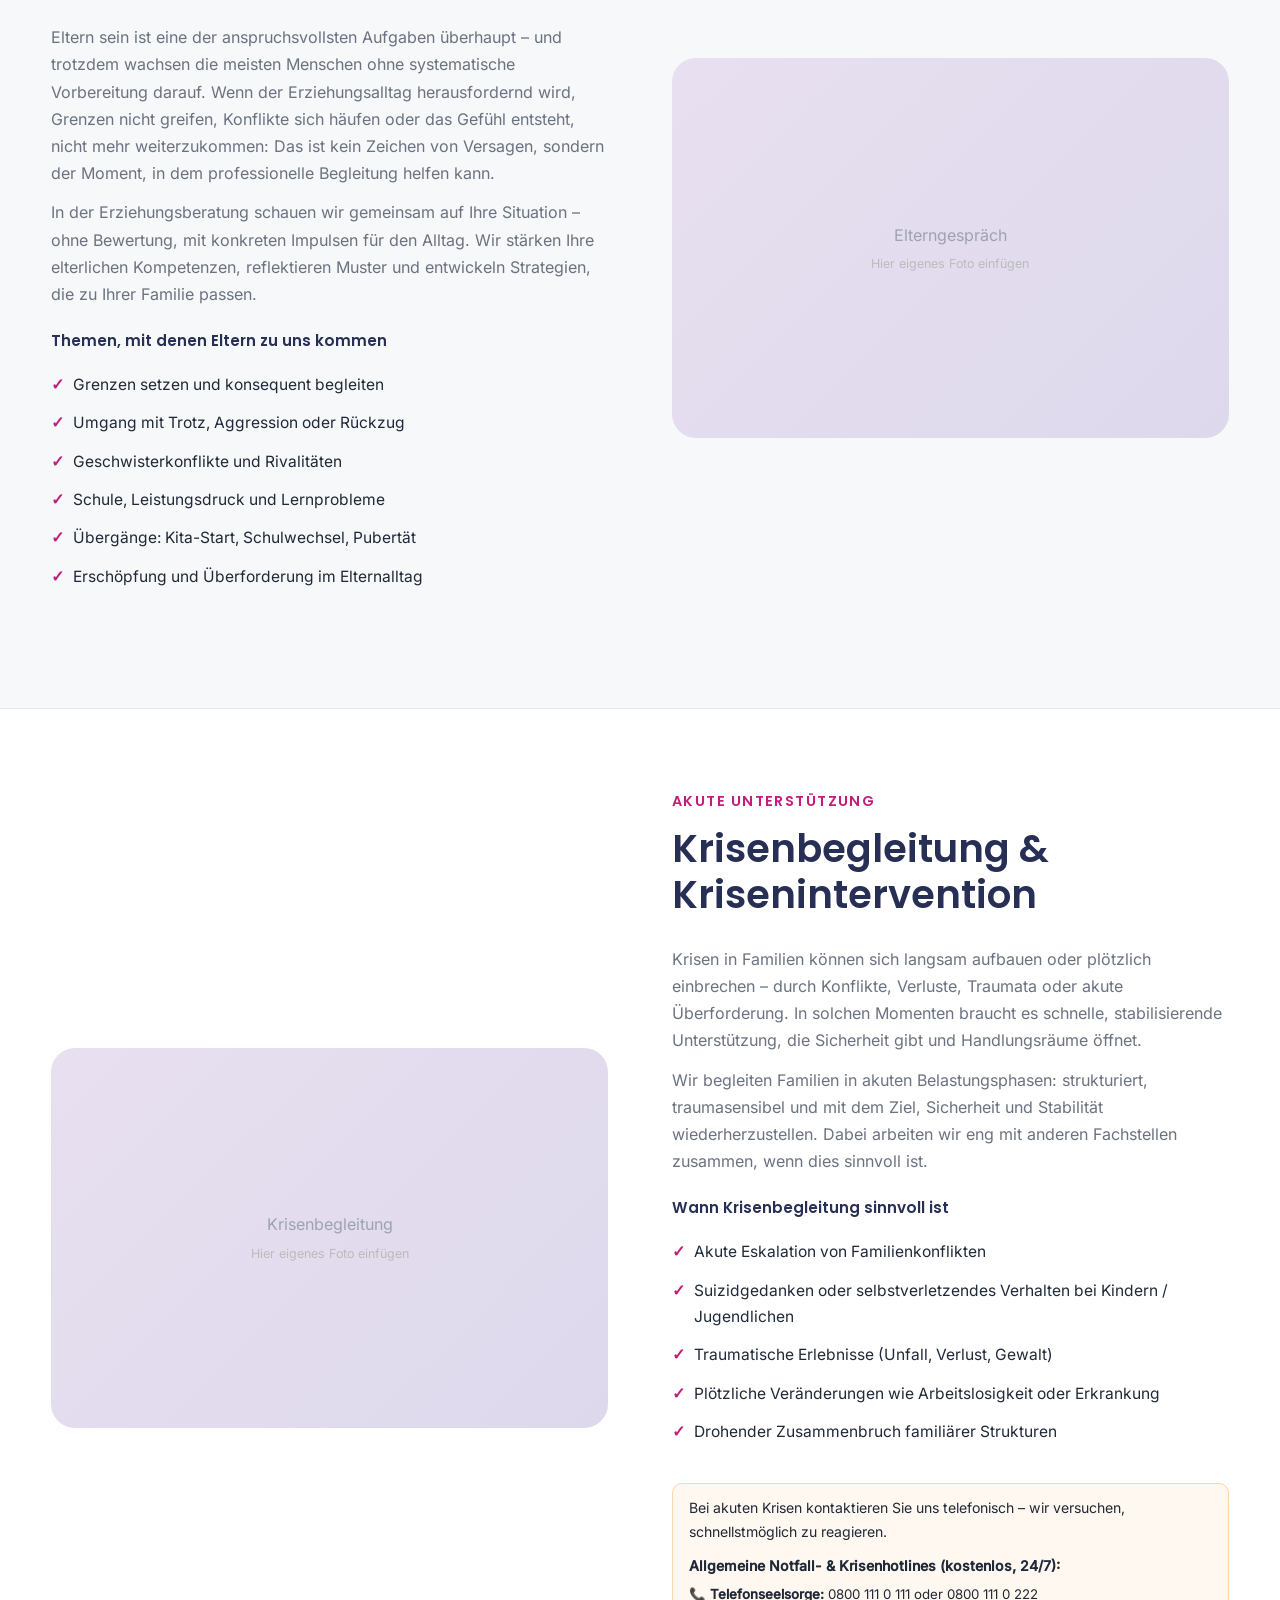
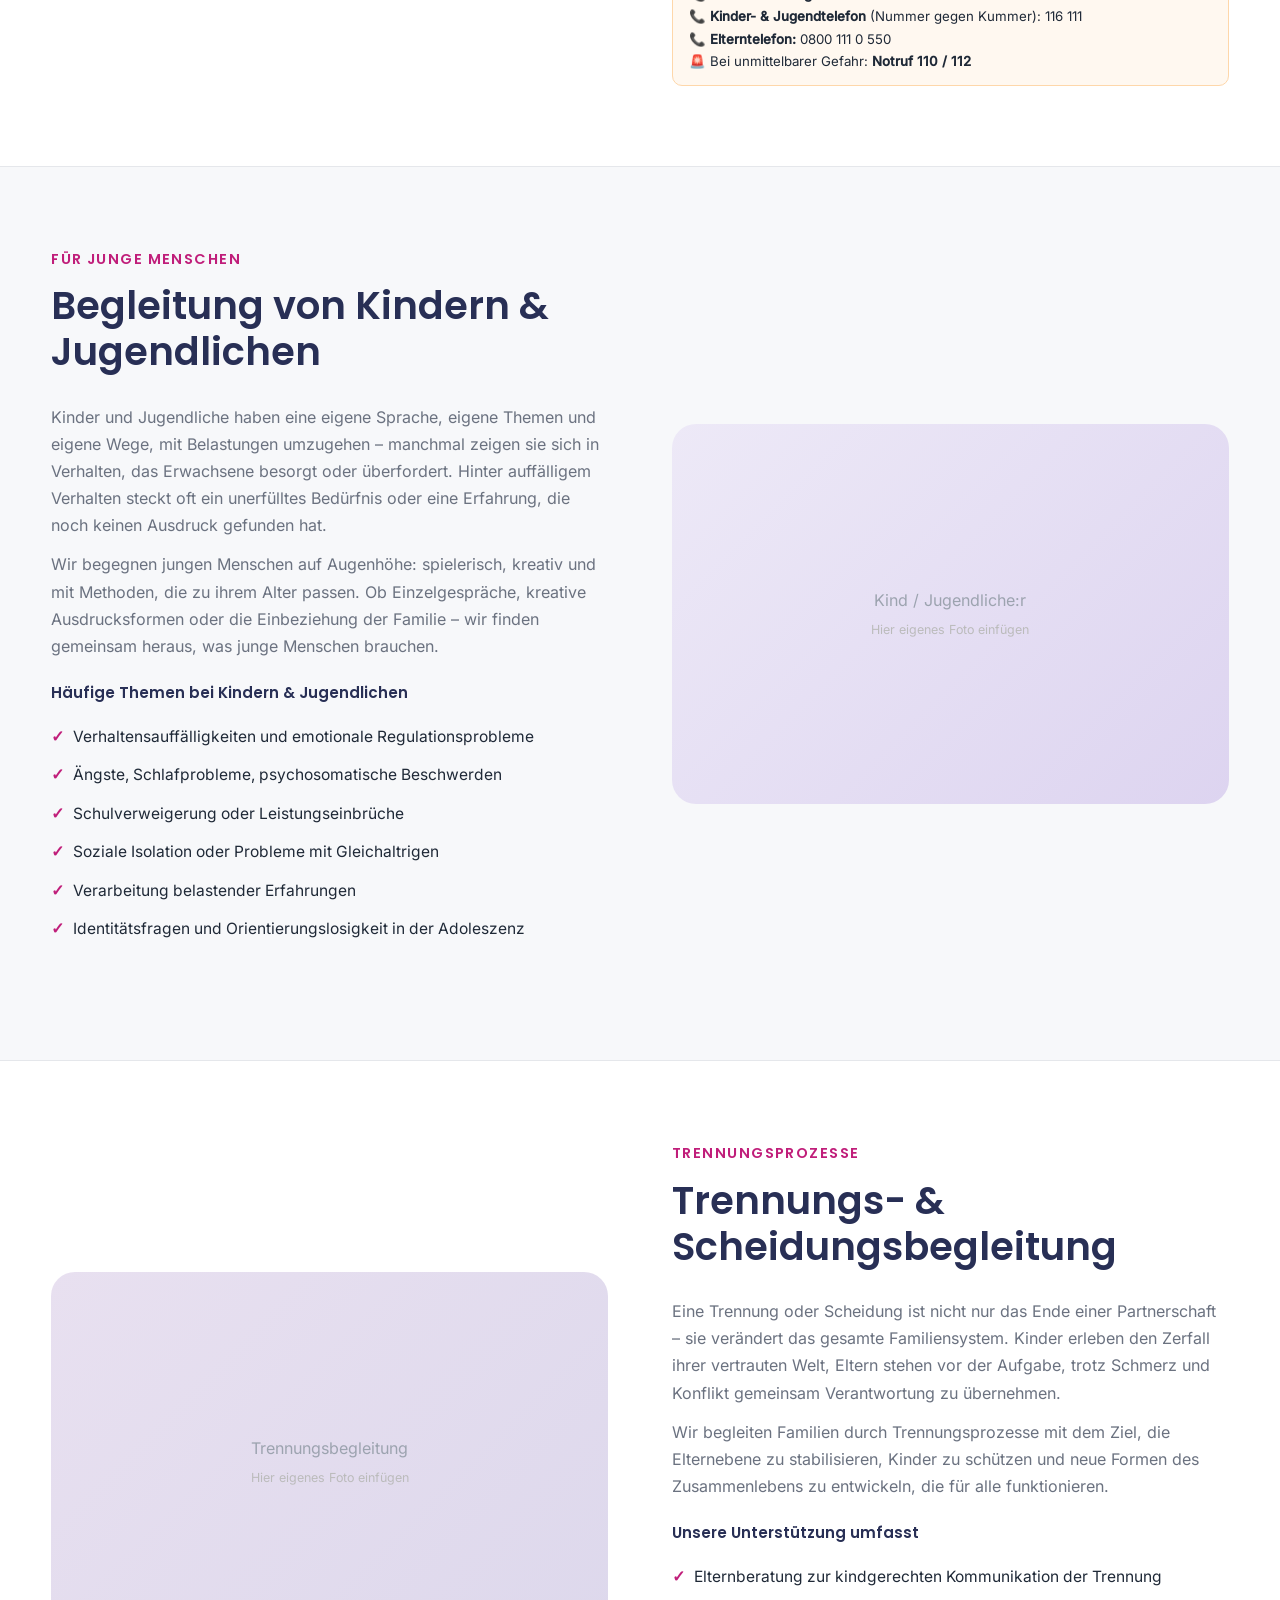
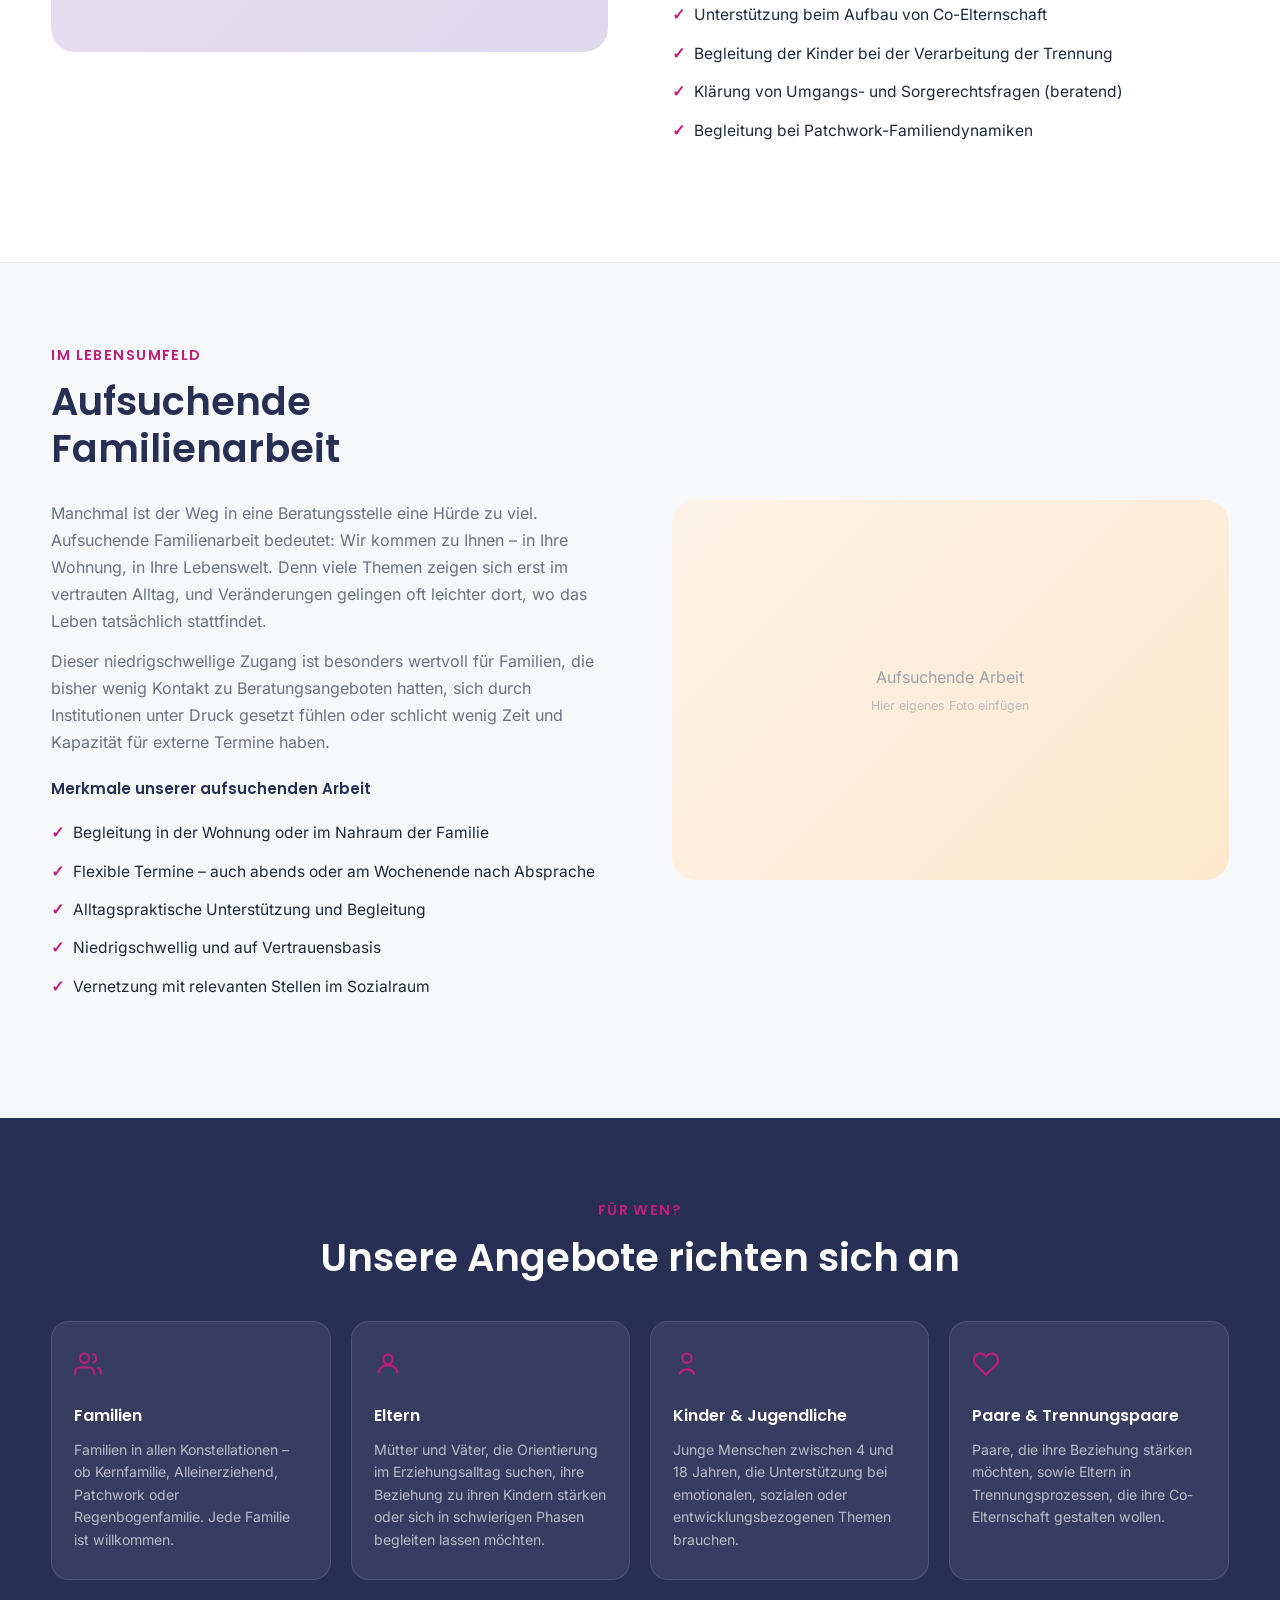
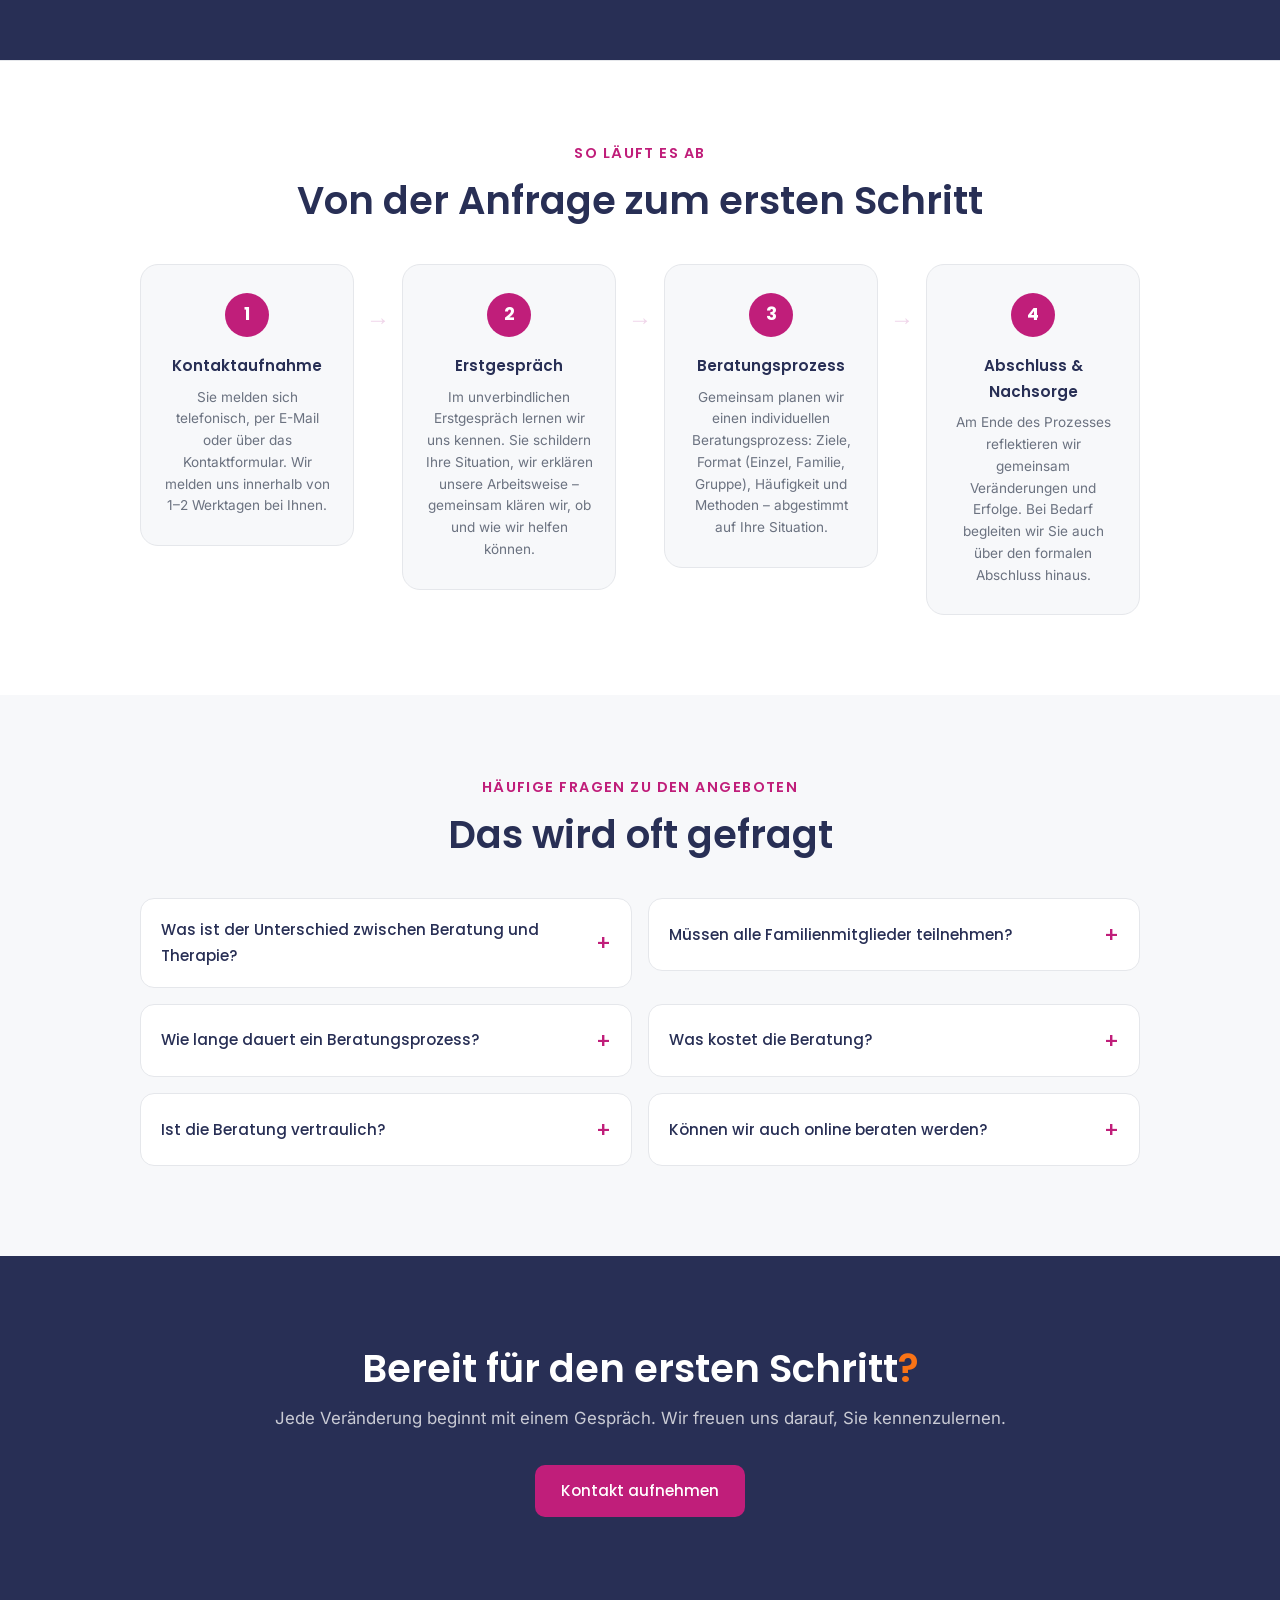
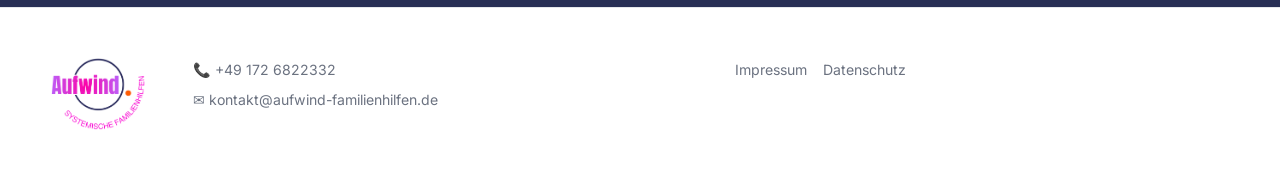
<file: angebote.html>
<!DOCTYPE html>
<html lang="de">
<head>
<meta charset="UTF-8">
  <meta http-equiv="X-Frame-Options" content="DENY">
  <meta name="viewport" content="width=device-width, initial-scale=1.0">
<title>Angebote für Familien – Systemische Familienberatung | Aufwind</title>
<meta name="description" content="Systemische Familienberatung, Erziehungsberatung, Krisenbegleitung und bindungsorientierte Unterstützung für Familien, Kinder und Jugendliche. Professionell, alltagsnah und vertraulich.">
<link rel="icon" type="image/png" sizes="32x32" href="logo_kurz.png">
<link rel="icon" type="image/png" sizes="16x16" href="logo_kurz.png">
<link rel="apple-touch-icon" href="logo_kurz.png">
<link rel="stylesheet" href="style.css">
</head>
<body>
  <a class="skip-link" href="#main-content">Zum Hauptinhalt springen</a>

<!-- HEADER / NAV -->
<header class="header">
  <div class="container nav-inner">
    <div class="logo">
      <a href="index.html">
        <img src="logo_kurz.png" alt="Aufwind – Systemische Familienhilfen" class="logo-img">
      </a>
    </div>
    <nav class="main-nav" id="main-nav">
      <a href="familien.html">Für Familien</a>
      <a href="jugendaemter.html">Für Jugendämter</a>
      <a href="ueber-uns.html">Über uns</a>
      <a href="faqs.html">FAQs</a>
      <a href="kontakt.html">Kontakt</a>
    </nav>
    <a href="kontakt.html" class="btn btn-orange nav-cta">Termin anfragen</a>
    <button class="burger" aria-label="Menü öffnen" aria-expanded="false" aria-controls="main-nav">
      <span></span><span></span><span></span>
    </button>
  </div>
</header>

<main id="main-content">

<!-- PAGE HERO -->
<section class="page-hero angebote-hero">
  <div class="container angebote-hero-layout">
    <div class="angebote-hero-text">
      <p class="eyebrow">ANGEBOTE FÜR FAMILIEN</p>
      <h1>Professionelle Unterstützung.<br><span class="h1-magenta">Für Ihr Familiensystem<span class="h1-orange-dot">.</span></span></h1>
      <p class="hero-sub">
        Systemische Familienberatung begleitet Familien dabei, neue Handlungsspielräume zu entdecken, Beziehungen zu stärken und gemeinsam Lösungen zu entwickeln – respektvoll, alltagsnah und an Ihren Ressourcen orientiert.
      </p>
      <div class="hero-buttons">
        <a href="kontakt.html" class="btn btn-magenta">Termin anfragen</a>
        <a href="#leistungen" class="btn btn-outline-magenta">Alle Leistungen</a>
      </div>
    </div>
    <div class="angebote-hero-img">
      <div class="angebote-img-placeholder">
        <p>Beratungsbild</p>
        <small>Hier eigenes Foto einfügen</small>
      </div>
    </div>
  </div>
</section>

<!-- INTRO / SEO-TEXT -->
<section class="section-angebote-intro">
  <div class="container narrow-center">
    <p class="section-eyebrow center-text">WARUM SYSTEMISCHE BERATUNG?</p>
    <h2>Familien verstehen – Systeme verändern</h2>
    <p>
      Systemische Familienberatung betrachtet nicht einzelne Personen isoliert, sondern das gesamte Familiensystem: Beziehungen, Kommunikationsmuster, Rollen und Ressourcen. Dieser ganzheitliche Ansatz ermöglicht nachhaltige Veränderung – weil er dort ansetzt, wo Belastungen tatsächlich entstehen.
    </p>
    <p>
      Ob Erziehungsfragen, Konflikte im Familienalltag, belastende Lebensereignisse oder der Wunsch nach mehr Stabilität und Verbindung: Unsere Begleitung ist vertraulich, ressourcenorientiert und auf Ihre konkrete Lebenssituation abgestimmt.
    </p>
  </div>
</section>

<!-- LEISTUNGSÜBERSICHT -->
<section class="section-leistungen-grid" id="leistungen">
  <div class="container">
    <p class="section-eyebrow center-text">UNSERE LEISTUNGEN</p>
    <h2 class="center-text leistungen-heading">Was wir anbieten</h2>
    <div class="leistungen-overview-grid">

      <a href="#familienberatung" class="leistung-overview-card">
        <div class="leistung-overview-icon">
          <svg aria-hidden="true" width="26" height="26" fill="none" stroke="currentColor" stroke-width="1.8" viewBox="0 0 24 24"><path d="M17 21v-2a4 4 0 00-4-4H5a4 4 0 00-4 4v2"/><circle cx="9" cy="7" r="4"/><path d="M23 21v-2a4 4 0 00-3-3.87"/><path d="M16 3.13a4 4 0 010 7.75"/></svg>
        </div>
        <h3>Systemische Familienberatung</h3>
        <p>Begleitung des gesamten Familiensystems – gemeinsam neue Perspektiven entwickeln.</p>
        <span class="leistung-link">Mehr erfahren →</span>
      </a>

      <a href="#erziehungsberatung" class="leistung-overview-card">
        <div class="leistung-overview-icon">
          <svg aria-hidden="true" width="26" height="26" fill="none" stroke="currentColor" stroke-width="1.8" viewBox="0 0 24 24"><path d="M12 2a10 10 0 100 20A10 10 0 0012 2z"/><path d="M12 8v4l3 3"/></svg>
        </div>
        <h3>Erziehungsberatung &amp; Elternbegleitung</h3>
        <p>Stärkung elterlicher Kompetenzen und Unterstützung im Erziehungsalltag.</p>
        <span class="leistung-link">Mehr erfahren →</span>
      </a>

      <a href="#krisenbegleitung" class="leistung-overview-card">
        <div class="leistung-overview-icon">
          <svg aria-hidden="true" width="26" height="26" fill="none" stroke="currentColor" stroke-width="1.8" viewBox="0 0 24 24"><path d="M12 22s8-4 8-10V5l-8-3-8 3v7c0 6 8 10 8 10z"/></svg>
        </div>
        <h3>Krisenbegleitung</h3>
        <p>Stabilisierende Begleitung in akuten Belastungssituationen und Krisen.</p>
        <span class="leistung-link">Mehr erfahren →</span>
      </a>

      <a href="#kinder-jugendliche" class="leistung-overview-card">
        <div class="leistung-overview-icon">
          <svg aria-hidden="true" width="26" height="26" fill="none" stroke="currentColor" stroke-width="1.8" viewBox="0 0 24 24"><circle cx="12" cy="8" r="4"/><path d="M4 20c0-4 3.6-7 8-7s8 3 8 7"/></svg>
        </div>
        <h3>Begleitung von Kindern &amp; Jugendlichen</h3>
        <p>Individuelle Unterstützung für junge Menschen in schwierigen Lebensphasen.</p>
        <span class="leistung-link">Mehr erfahren →</span>
      </a>

      <a href="#trennung" class="leistung-overview-card">
        <div class="leistung-overview-icon">
          <svg aria-hidden="true" width="26" height="26" fill="none" stroke="currentColor" stroke-width="1.8" viewBox="0 0 24 24"><path d="M20.84 4.61a5.5 5.5 0 00-7.78 0L12 5.67l-1.06-1.06a5.5 5.5 0 00-7.78 7.78l1.06 1.06L12 21.23l7.78-7.78 1.06-1.06a5.5 5.5 0 000-7.78z"/></svg>
        </div>
        <h3>Trennungs- &amp; Scheidungsbegleitung</h3>
        <p>Unterstützung für Familien in und nach Trennungsprozessen.</p>
        <span class="leistung-link">Mehr erfahren →</span>
      </a>

      <a href="#aufsuchend" class="leistung-overview-card">
        <div class="leistung-overview-icon">
          <svg aria-hidden="true" width="26" height="26" fill="none" stroke="currentColor" stroke-width="1.8" viewBox="0 0 24 24"><path d="M3 9l9-7 9 7v11a2 2 0 01-2 2H5a2 2 0 01-2-2z"/><polyline points="9 22 9 12 15 12 15 22"/></svg>
        </div>
        <h3>Aufsuchende Familienarbeit</h3>
        <p>Begleitung im vertrauten Lebensumfeld – alltagsnah und niedrigschwellig.</p>
        <span class="leistung-link">Mehr erfahren →</span>
      </a>

    </div>
  </div>
</section>

<!-- LEISTUNG 1: SYSTEMISCHE FAMILIENBERATUNG -->
<section class="section-leistung-detail" id="familienberatung">
  <div class="container leistung-detail-layout">
    <div class="leistung-detail-img">
      <div class="leistung-img-placeholder">
        <p>Familiengespräch</p>
        <small>Hier eigenes Foto einfügen</small>
      </div>
    </div>
    <div class="leistung-detail-text">
      <p class="section-eyebrow">KERNANGEBOT</p>
      <h2>Systemische Familienberatung</h2>
      <p>
        Die systemische Familienberatung betrachtet Ihre Familie als Ganzes – mit all ihren Stärken, Beziehungen, Mustern und Möglichkeiten. Im Mittelpunkt steht nicht die Frage, wer „das Problem" ist, sondern: Wie hängt alles zusammen? Welche Muster wiederholen sich? Und was braucht die Familie, um sich weiterzuentwickeln?
      </p>
      <p>
        Im gemeinsamen Gespräch – mit einzelnen Familienmitgliedern oder der ganzen Familie – erarbeiten wir neue Sichtweisen, stärken die Kommunikation und entwickeln tragfähige Lösungen, die zu Ihrer konkreten Situation passen.
      </p>
      <h3 class="leistung-subtitle">Das erwartet Sie</h3>
      <ul class="check-list">
        <li>Wertschätzender Blick auf vorhandene Ressourcen und Stärken</li>
        <li>Klärung von Kommunikations- und Beziehungsmustern</li>
        <li>Gemeinsame Zielentwicklung – was soll sich verändern?</li>
        <li>Praktische Methoden: Familienbrett, Genogramm, zirkuläre Fragen</li>
        <li>Flexible Gesprächsformate: Einzel-, Paar- oder Familiengespräch</li>
      </ul>
    </div>
  </div>
</section>

<!-- LEISTUNG 2: ERZIEHUNGSBERATUNG -->
<section class="section-leistung-detail section-leistung-alt" id="erziehungsberatung">
  <div class="container leistung-detail-layout leistung-detail-reverse">
    <div class="leistung-detail-text">
      <p class="section-eyebrow">FÜR ELTERN</p>
      <h2>Erziehungsberatung &amp; Elternbegleitung</h2>
      <p>
        Eltern sein ist eine der anspruchsvollsten Aufgaben überhaupt – und trotzdem wachsen die meisten Menschen ohne systematische Vorbereitung darauf. Wenn der Erziehungsalltag herausfordernd wird, Grenzen nicht greifen, Konflikte sich häufen oder das Gefühl entsteht, nicht mehr weiterzukommen: Das ist kein Zeichen von Versagen, sondern der Moment, in dem professionelle Begleitung helfen kann.
      </p>
      <p>
        In der Erziehungsberatung schauen wir gemeinsam auf Ihre Situation – ohne Bewertung, mit konkreten Impulsen für den Alltag. Wir stärken Ihre elterlichen Kompetenzen, reflektieren Muster und entwickeln Strategien, die zu Ihrer Familie passen.
      </p>
      <h3 class="leistung-subtitle">Themen, mit denen Eltern zu uns kommen</h3>
      <ul class="check-list">
        <li>Grenzen setzen und konsequent begleiten</li>
        <li>Umgang mit Trotz, Aggression oder Rückzug</li>
        <li>Geschwisterkonflikte und Rivalitäten</li>
        <li>Schule, Leistungsdruck und Lernprobleme</li>
        <li>Übergänge: Kita-Start, Schulwechsel, Pubertät</li>
        <li>Erschöpfung und Überforderung im Elternalltag</li>
      </ul>
    </div>
    <div class="leistung-detail-img">
      <div class="leistung-img-placeholder">
        <p>Elterngespräch</p>
        <small>Hier eigenes Foto einfügen</small>
      </div>
    </div>
  </div>
</section>

<!-- LEISTUNG 3: KRISENBEGLEITUNG -->
<section class="section-leistung-detail" id="krisenbegleitung">
  <div class="container leistung-detail-layout">
    <div class="leistung-detail-img">
      <div class="leistung-img-placeholder">
        <p>Krisenbegleitung</p>
        <small>Hier eigenes Foto einfügen</small>
      </div>
    </div>
    <div class="leistung-detail-text">
      <p class="section-eyebrow">AKUTE UNTERSTÜTZUNG</p>
      <h2>Krisenbegleitung &amp; Krisenintervention</h2>
      <p>
        Krisen in Familien können sich langsam aufbauen oder plötzlich einbrechen – durch Konflikte, Verluste, Traumata oder akute Überforderung. In solchen Momenten braucht es schnelle, stabilisierende Unterstützung, die Sicherheit gibt und Handlungsräume öffnet.
      </p>
      <p>
        Wir begleiten Familien in akuten Belastungsphasen: strukturiert, traumasensibel und mit dem Ziel, Sicherheit und Stabilität wiederherzustellen. Dabei arbeiten wir eng mit anderen Fachstellen zusammen, wenn dies sinnvoll ist.
      </p>
      <h3 class="leistung-subtitle">Wann Krisenbegleitung sinnvoll ist</h3>
      <ul class="check-list">
        <li>Akute Eskalation von Familienkonflikten</li>
        <li>Suizidgedanken oder selbstverletzendes Verhalten bei Kindern / Jugendlichen</li>
        <li>Traumatische Erlebnisse (Unfall, Verlust, Gewalt)</li>
        <li>Plötzliche Veränderungen wie Arbeitslosigkeit oder Erkrankung</li>
        <li>Drohender Zusammenbruch familiärer Strukturen</li>
      </ul>
      <div class="leistung-hinweis">
        <div>
          Bei akuten Krisen kontaktieren Sie uns telefonisch – wir versuchen, schnellstmöglich zu reagieren.<br>
          <strong style="display:block;margin-top:0.6rem;margin-bottom:0.3rem;">Allgemeine Notfall- &amp; Krisenhotlines (kostenlos, 24/7):</strong>
          <span style="display:block;font-size:0.83rem;">📞 <strong>Telefonseelsorge:</strong> <a href="tel:08001110111" style="color:inherit;">0800 111 0 111</a> oder <a href="tel:08001110222" style="color:inherit;">0800 111 0 222</a></span>
          <span style="display:block;font-size:0.83rem;">📞 <strong>Kinder- &amp; Jugendtelefon</strong> (Nummer gegen Kummer): <a href="tel:116111" style="color:inherit;">116 111</a></span>
          <span style="display:block;font-size:0.83rem;">📞 <strong>Elterntelefon:</strong> <a href="tel:08001110550" style="color:inherit;">0800 111 0 550</a></span>
          <span style="display:block;font-size:0.83rem;">🚨 Bei unmittelbarer Gefahr: <strong>Notruf 110 / 112</strong></span>
        </div>
      </div>
    </div>
  </div>
</section>

<!-- LEISTUNG 4: KINDER & JUGENDLICHE -->
<section class="section-leistung-detail section-leistung-alt" id="kinder-jugendliche">
  <div class="container leistung-detail-layout leistung-detail-reverse">
    <div class="leistung-detail-text">
      <p class="section-eyebrow">FÜR JUNGE MENSCHEN</p>
      <h2>Begleitung von Kindern &amp; Jugendlichen</h2>
      <p>
        Kinder und Jugendliche haben eine eigene Sprache, eigene Themen und eigene Wege, mit Belastungen umzugehen – manchmal zeigen sie sich in Verhalten, das Erwachsene besorgt oder überfordert. Hinter auffälligem Verhalten steckt oft ein unerfülltes Bedürfnis oder eine Erfahrung, die noch keinen Ausdruck gefunden hat.
      </p>
      <p>
        Wir begegnen jungen Menschen auf Augenhöhe: spielerisch, kreativ und mit Methoden, die zu ihrem Alter passen. Ob Einzelgespräche, kreative Ausdrucksformen oder die Einbeziehung der Familie – wir finden gemeinsam heraus, was junge Menschen brauchen.
      </p>
      <h3 class="leistung-subtitle">Häufige Themen bei Kindern &amp; Jugendlichen</h3>
      <ul class="check-list">
        <li>Verhaltensauffälligkeiten und emotionale Regulationsprobleme</li>
        <li>Ängste, Schlafprobleme, psychosomatische Beschwerden</li>
        <li>Schulverweigerung oder Leistungseinbrüche</li>
        <li>Soziale Isolation oder Probleme mit Gleichaltrigen</li>
        <li>Verarbeitung belastender Erfahrungen</li>
        <li>Identitätsfragen und Orientierungslosigkeit in der Adoleszenz</li>
      </ul>
    </div>
    <div class="leistung-detail-img">
      <div class="leistung-img-placeholder leistung-img-violet">
        <p>Kind / Jugendliche:r</p>
        <small>Hier eigenes Foto einfügen</small>
      </div>
    </div>
  </div>
</section>

<!-- LEISTUNG 5: TRENNUNG & SCHEIDUNG -->
<section class="section-leistung-detail" id="trennung">
  <div class="container leistung-detail-layout">
    <div class="leistung-detail-img">
      <div class="leistung-img-placeholder">
        <p>Trennungsbegleitung</p>
        <small>Hier eigenes Foto einfügen</small>
      </div>
    </div>
    <div class="leistung-detail-text">
      <p class="section-eyebrow">TRENNUNGSPROZESSE</p>
      <h2>Trennungs- &amp; Scheidungsbegleitung</h2>
      <p>
        Eine Trennung oder Scheidung ist nicht nur das Ende einer Partnerschaft – sie verändert das gesamte Familiensystem. Kinder erleben den Zerfall ihrer vertrauten Welt, Eltern stehen vor der Aufgabe, trotz Schmerz und Konflikt gemeinsam Verantwortung zu übernehmen.
      </p>
      <p>
        Wir begleiten Familien durch Trennungsprozesse mit dem Ziel, die Elternebene zu stabilisieren, Kinder zu schützen und neue Formen des Zusammenlebens zu entwickeln, die für alle funktionieren.
      </p>
      <h3 class="leistung-subtitle">Unsere Unterstützung umfasst</h3>
      <ul class="check-list">
        <li>Elternberatung zur kindgerechten Kommunikation der Trennung</li>
        <li>Unterstützung beim Aufbau von Co-Elternschaft</li>
        <li>Begleitung der Kinder bei der Verarbeitung der Trennung</li>
        <li>Klärung von Umgangs- und Sorgerechtsfragen (beratend)</li>
        <li>Begleitung bei Patchwork-Familiendynamiken</li>
      </ul>
    </div>
  </div>
</section>

<!-- LEISTUNG 6: AUFSUCHENDE ARBEIT -->
<section class="section-leistung-detail section-leistung-alt" id="aufsuchend">
  <div class="container leistung-detail-layout leistung-detail-reverse">
    <div class="leistung-detail-text">
      <p class="section-eyebrow">IM LEBENSUMFELD</p>
      <h2>Aufsuchende Familienarbeit</h2>
      <p>
        Manchmal ist der Weg in eine Beratungsstelle eine Hürde zu viel. Aufsuchende Familienarbeit bedeutet: Wir kommen zu Ihnen – in Ihre Wohnung, in Ihre Lebenswelt. Denn viele Themen zeigen sich erst im vertrauten Alltag, und Veränderungen gelingen oft leichter dort, wo das Leben tatsächlich stattfindet.
      </p>
      <p>
        Dieser niedrigschwellige Zugang ist besonders wertvoll für Familien, die bisher wenig Kontakt zu Beratungsangeboten hatten, sich durch Institutionen unter Druck gesetzt fühlen oder schlicht wenig Zeit und Kapazität für externe Termine haben.
      </p>
      <h3 class="leistung-subtitle">Merkmale unserer aufsuchenden Arbeit</h3>
      <ul class="check-list">
        <li>Begleitung in der Wohnung oder im Nahraum der Familie</li>
        <li>Flexible Termine – auch abends oder am Wochenende nach Absprache</li>
        <li>Alltagspraktische Unterstützung und Begleitung</li>
        <li>Niedrigschwellig und auf Vertrauensbasis</li>
        <li>Vernetzung mit relevanten Stellen im Sozialraum</li>
      </ul>
    </div>
    <div class="leistung-detail-img">
      <div class="leistung-img-placeholder leistung-img-warm">
        <p>Aufsuchende Arbeit</p>
        <small>Hier eigenes Foto einfügen</small>
      </div>
    </div>
  </div>
</section>

<!-- ZIELGRUPPEN -->
<section class="section-zielgruppen">
  <div class="container">
    <p class="section-eyebrow center-text">FÜR WEN?</p>
    <h2 class="center-text zielgruppen-heading">Unsere Angebote richten sich an</h2>
    <div class="zielgruppen-grid">
      <div class="zielgruppe-card">
        <div class="zielgruppe-icon">
          <svg aria-hidden="true" width="28" height="28" fill="none" stroke="currentColor" stroke-width="1.8" viewBox="0 0 24 24"><path d="M17 21v-2a4 4 0 00-4-4H5a4 4 0 00-4 4v2"/><circle cx="9" cy="7" r="4"/><path d="M23 21v-2a4 4 0 00-3-3.87"/><path d="M16 3.13a4 4 0 010 7.75"/></svg>
        </div>
        <h3>Familien</h3>
        <p>Familien in allen Konstellationen – ob Kernfamilie, Alleinerziehend, Patchwork oder Regenbogenfamilie. Jede Familie ist willkommen.</p>
      </div>
      <div class="zielgruppe-card">
        <div class="zielgruppe-icon">
          <svg aria-hidden="true" width="28" height="28" fill="none" stroke="currentColor" stroke-width="1.8" viewBox="0 0 24 24"><circle cx="12" cy="8" r="4"/><path d="M4 20c0-4 3.6-7 8-7s8 3 8 7"/></svg>
        </div>
        <h3>Eltern</h3>
        <p>Mütter und Väter, die Orientierung im Erziehungsalltag suchen, ihre Beziehung zu ihren Kindern stärken oder sich in schwierigen Phasen begleiten lassen möchten.</p>
      </div>
      <div class="zielgruppe-card">
        <div class="zielgruppe-icon">
          <svg aria-hidden="true" width="28" height="28" fill="none" stroke="currentColor" stroke-width="1.8" viewBox="0 0 24 24"><circle cx="12" cy="7" r="4"/><path d="M5.5 21a7 7 0 0113 0"/></svg>
        </div>
        <h3>Kinder &amp; Jugendliche</h3>
        <p>Junge Menschen zwischen 4 und 18 Jahren, die Unterstützung bei emotionalen, sozialen oder entwicklungsbezogenen Themen brauchen.</p>
      </div>
      <div class="zielgruppe-card">
        <div class="zielgruppe-icon">
          <svg aria-hidden="true" width="28" height="28" fill="none" stroke="currentColor" stroke-width="1.8" viewBox="0 0 24 24"><path d="M20.84 4.61a5.5 5.5 0 00-7.78 0L12 5.67l-1.06-1.06a5.5 5.5 0 00-7.78 7.78l1.06 1.06L12 21.23l7.78-7.78 1.06-1.06a5.5 5.5 0 000-7.78z"/></svg>
        </div>
        <h3>Paare &amp; Trennungspaare</h3>
        <p>Paare, die ihre Beziehung stärken möchten, sowie Eltern in Trennungsprozessen, die ihre Co-Elternschaft gestalten wollen.</p>
      </div>
    </div>
  </div>
</section>

<!-- ABLAUF -->
<section class="section-ablauf">
  <div class="container">
    <p class="section-eyebrow center-text">SO LÄUFT ES AB</p>
    <h2 class="center-text ablauf-heading">Von der Anfrage zum ersten Schritt</h2>
    <div class="ablauf-grid">
      <div class="ablauf-card">
        <div class="ablauf-nr">1</div>
        <h4>Kontaktaufnahme</h4>
        <p>Sie melden sich telefonisch, per E-Mail oder über das Kontaktformular. Wir melden uns innerhalb von 1–2 Werktagen bei Ihnen.</p>
      </div>
      <div class="ablauf-arrow">→</div>
      <div class="ablauf-card">
        <div class="ablauf-nr">2</div>
        <h4>Erstgespräch</h4>
        <p>Im unverbindlichen Erstgespräch lernen wir uns kennen. Sie schildern Ihre Situation, wir erklären unsere Arbeitsweise – gemeinsam klären wir, ob und wie wir helfen können.</p>
      </div>
      <div class="ablauf-arrow">→</div>
      <div class="ablauf-card">
        <div class="ablauf-nr">3</div>
        <h4>Beratungsprozess</h4>
        <p>Gemeinsam planen wir einen individuellen Beratungsprozess: Ziele, Format (Einzel, Familie, Gruppe), Häufigkeit und Methoden – abgestimmt auf Ihre Situation.</p>
      </div>
      <div class="ablauf-arrow">→</div>
      <div class="ablauf-card">
        <div class="ablauf-nr">4</div>
        <h4>Abschluss &amp; Nachsorge</h4>
        <p>Am Ende des Prozesses reflektieren wir gemeinsam Veränderungen und Erfolge. Bei Bedarf begleiten wir Sie auch über den formalen Abschluss hinaus.</p>
      </div>
    </div>
  </div>
</section>

<!-- FAQ ANGEBOTE -->
<section class="section-faq">
  <div class="container">
    <p class="section-eyebrow center-text">HÄUFIGE FRAGEN ZU DEN ANGEBOTEN</p>
    <h2 class="center-text faq-heading">Das wird oft gefragt</h2>
    <div class="faq-grid">

      <details class="faq-item">
        <summary>Was ist der Unterschied zwischen Beratung und Therapie?</summary>
        <p>Beratung zielt auf konkrete Themen, Situationen und Lösungsstrategien im Alltag ab. Psychotherapie behandelt klinische Störungsbilder und erfordert eine Approbation. Systemische Familienberatung bewegt sich an der Schnittstelle: Sie ist tiefgründig und lösungsorientiert, aber kein Ersatz für psychiatrische oder psychotherapeutische Behandlung.</p>
      </details>

      <details class="faq-item">
        <summary>Müssen alle Familienmitglieder teilnehmen?</summary>
        <p>Nein. Wir arbeiten flexibel – mit Einzelpersonen, Elternpaaren oder der ganzen Familie, je nach Thema und Situation. Oft beginnen wir mit Elterngesprächen und beziehen Kinder nach Absprache ein.</p>
      </details>

      <details class="faq-item">
        <summary>Wie lange dauert ein Beratungsprozess?</summary>
        <p>Das hängt stark vom Thema und Ihren Zielen ab. Manche Anliegen klären sich in 3–5 Gesprächen, andere begleiten wir über mehrere Monate. Wir legen gemeinsam fest, was passt – und überprüfen das regelmäßig.</p>
      </details>

      <details class="faq-item">
        <summary>Was kostet die Beratung?</summary>
        <p>Das hängt von der Art des Angebots ab. Ambulante Hilfen zur Erziehung nach SGB VIII werden in der Regel vom Jugendamt finanziert. Für andere Leistungen sprechen Sie uns gerne direkt an – wir informieren Sie offen über anfallende Kosten und mögliche Kostenübernahmen.</p>
      </details>

      <details class="faq-item">
        <summary>Ist die Beratung vertraulich?</summary>
        <p>Ja – Vertraulichkeit ist eine Grundvoraussetzung für unsere Arbeit. Alles, was Sie uns mitteilen, bleibt bei uns. Ausnahmen gelten nur bei akuter Gefahr für Leib und Leben – darüber informieren wir Sie transparent im Erstgespräch.</p>
      </details>

      <details class="faq-item">
        <summary>Können wir auch online beraten werden?</summary>
        <p>Ja, auf Wunsch bieten wir Gespräche auch per Videokonferenz an. Gerade für berufstätige Eltern oder Familien mit weiterem Anfahrtsweg kann das eine praktische Alternative sein.</p>
      </details>

    </div>
  </div>
</section>

<!-- CTA -->
<section class="section-cta section-cta-navy">
  <div class="container narrow-center">
    <h2 class="cta-navy-heading">Bereit für den ersten Schritt<span style="color:var(--orange);">?</span></h2>
    <p class="cta-navy-sub">Jede Veränderung beginnt mit einem Gespräch. Wir freuen uns darauf, Sie kennenzulernen.</p>
    <div class="cta-buttons">
      <a href="kontakt.html" class="btn btn-magenta">Kontakt aufnehmen</a>
    </div>
  </div>
</section>

</main>

<!-- FOOTER -->
<footer class="footer">
  <div class="container footer-inner">
    <div class="footer-brand">
      <div class="footer-logo">
        <img src="logo_aufwind.png" alt="Aufwind – Systemische Familienhilfen" class="footer-logo-img">
      </div>
    </div>    <div class="footer-contact">
      <p>📞 +49 172 6822332</p>
      <p>✉ kontakt@aufwind-familienhilfen.de</p>
    </div>
    <div class="footer-links">
      <a href="impressum.html">Impressum</a>
      <a href="datenschutz.html">Datenschutz</a>
    </div>
  </div>
</footer>

<script>
  const burger = document.querySelector('.burger');
  const nav = document.querySelector('.main-nav');
  burger.addEventListener('click', () => {
    const isOpen = nav.classList.toggle('nav-open');
    burger.classList.toggle('burger-open');
    burger.setAttribute('aria-expanded', isOpen);
  });
</script>


<!-- SCROLL TO TOP -->
<button class="scroll-top" id="scrollTop" aria-label="Nach oben" title="Nach oben">
  <svg aria-hidden="true" width="20" height="20" fill="none" stroke="currentColor" stroke-width="2.2" viewBox="0 0 24 24"><polyline points="18 15 12 9 6 15"/></svg>
</button>

<script>
  const scrollBtn = document.getElementById('scrollTop');
  window.addEventListener('scroll', () => {
    scrollBtn.classList.toggle('scroll-top-visible', window.scrollY > 300);
  });
  scrollBtn.addEventListener('click', () => {
    window.scrollTo({ top: 0, behavior: 'smooth' });
  });
</script>

</body>
</html>
</file>
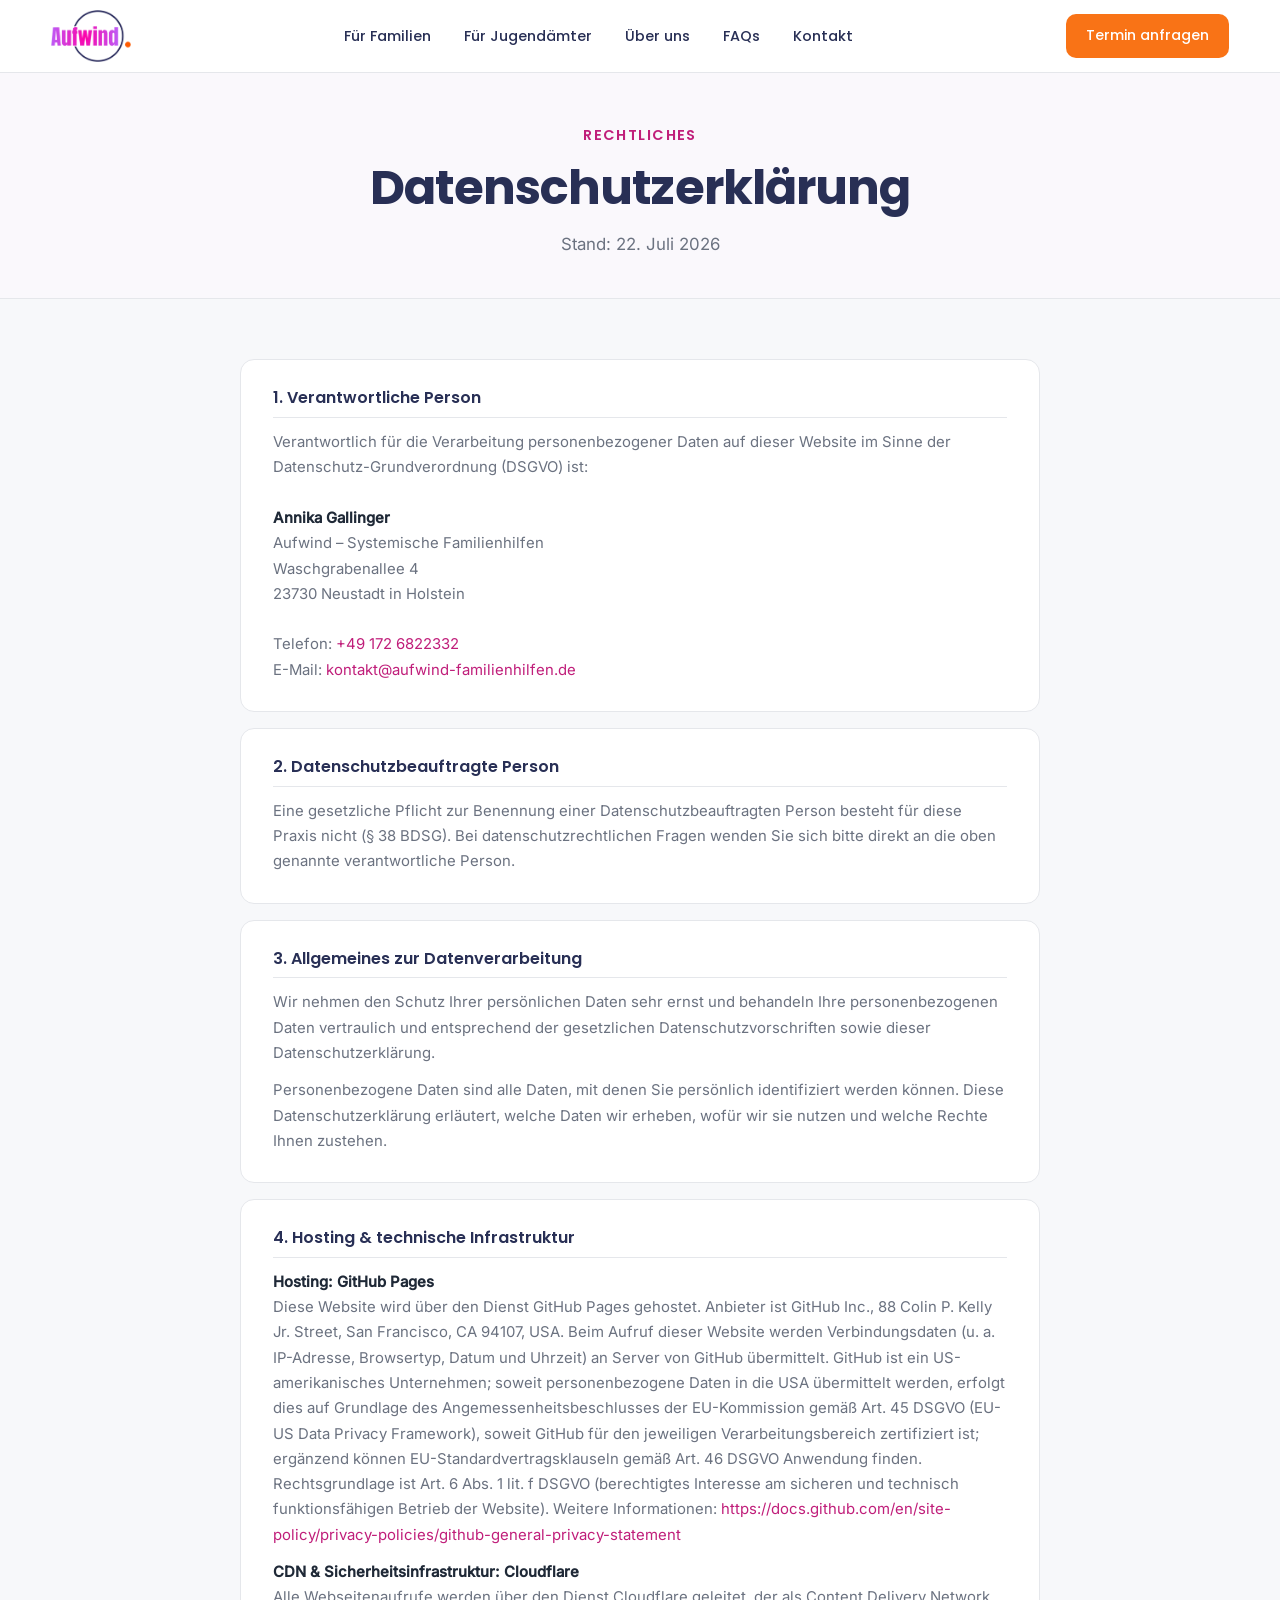
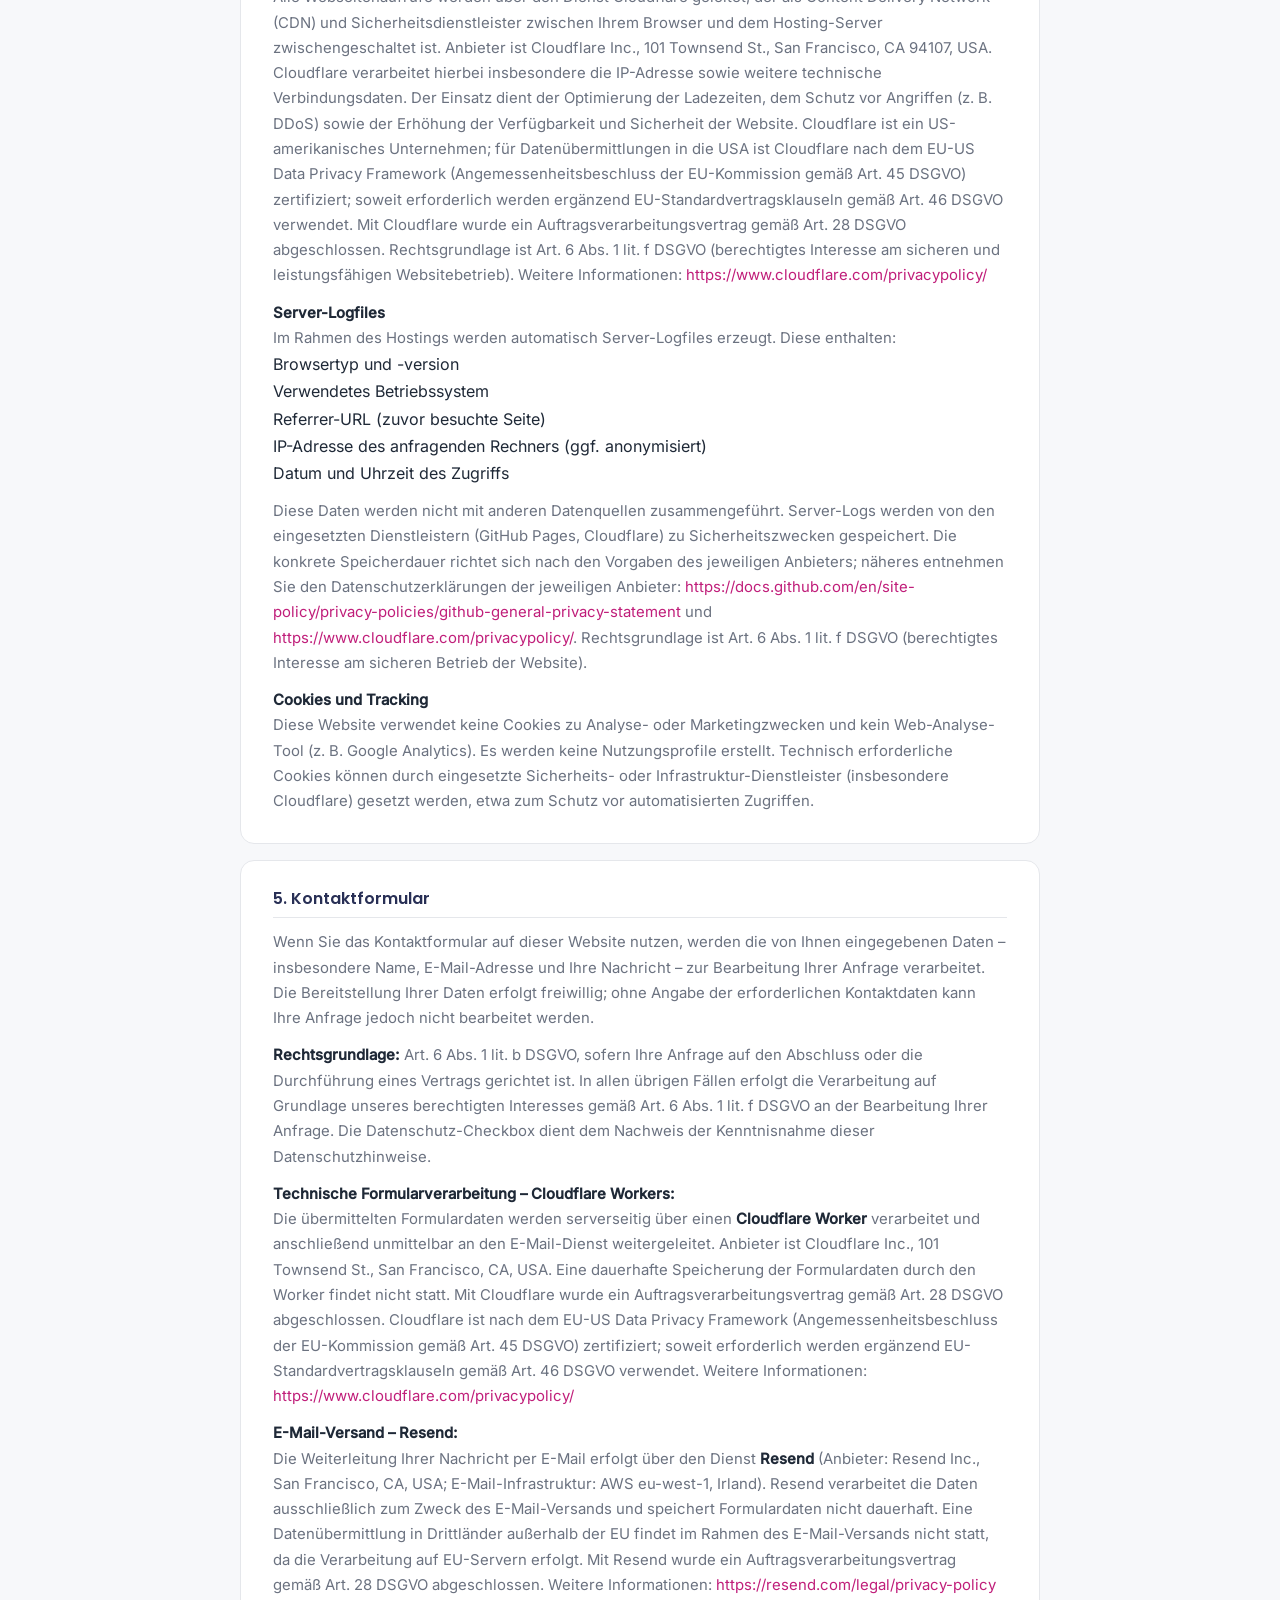
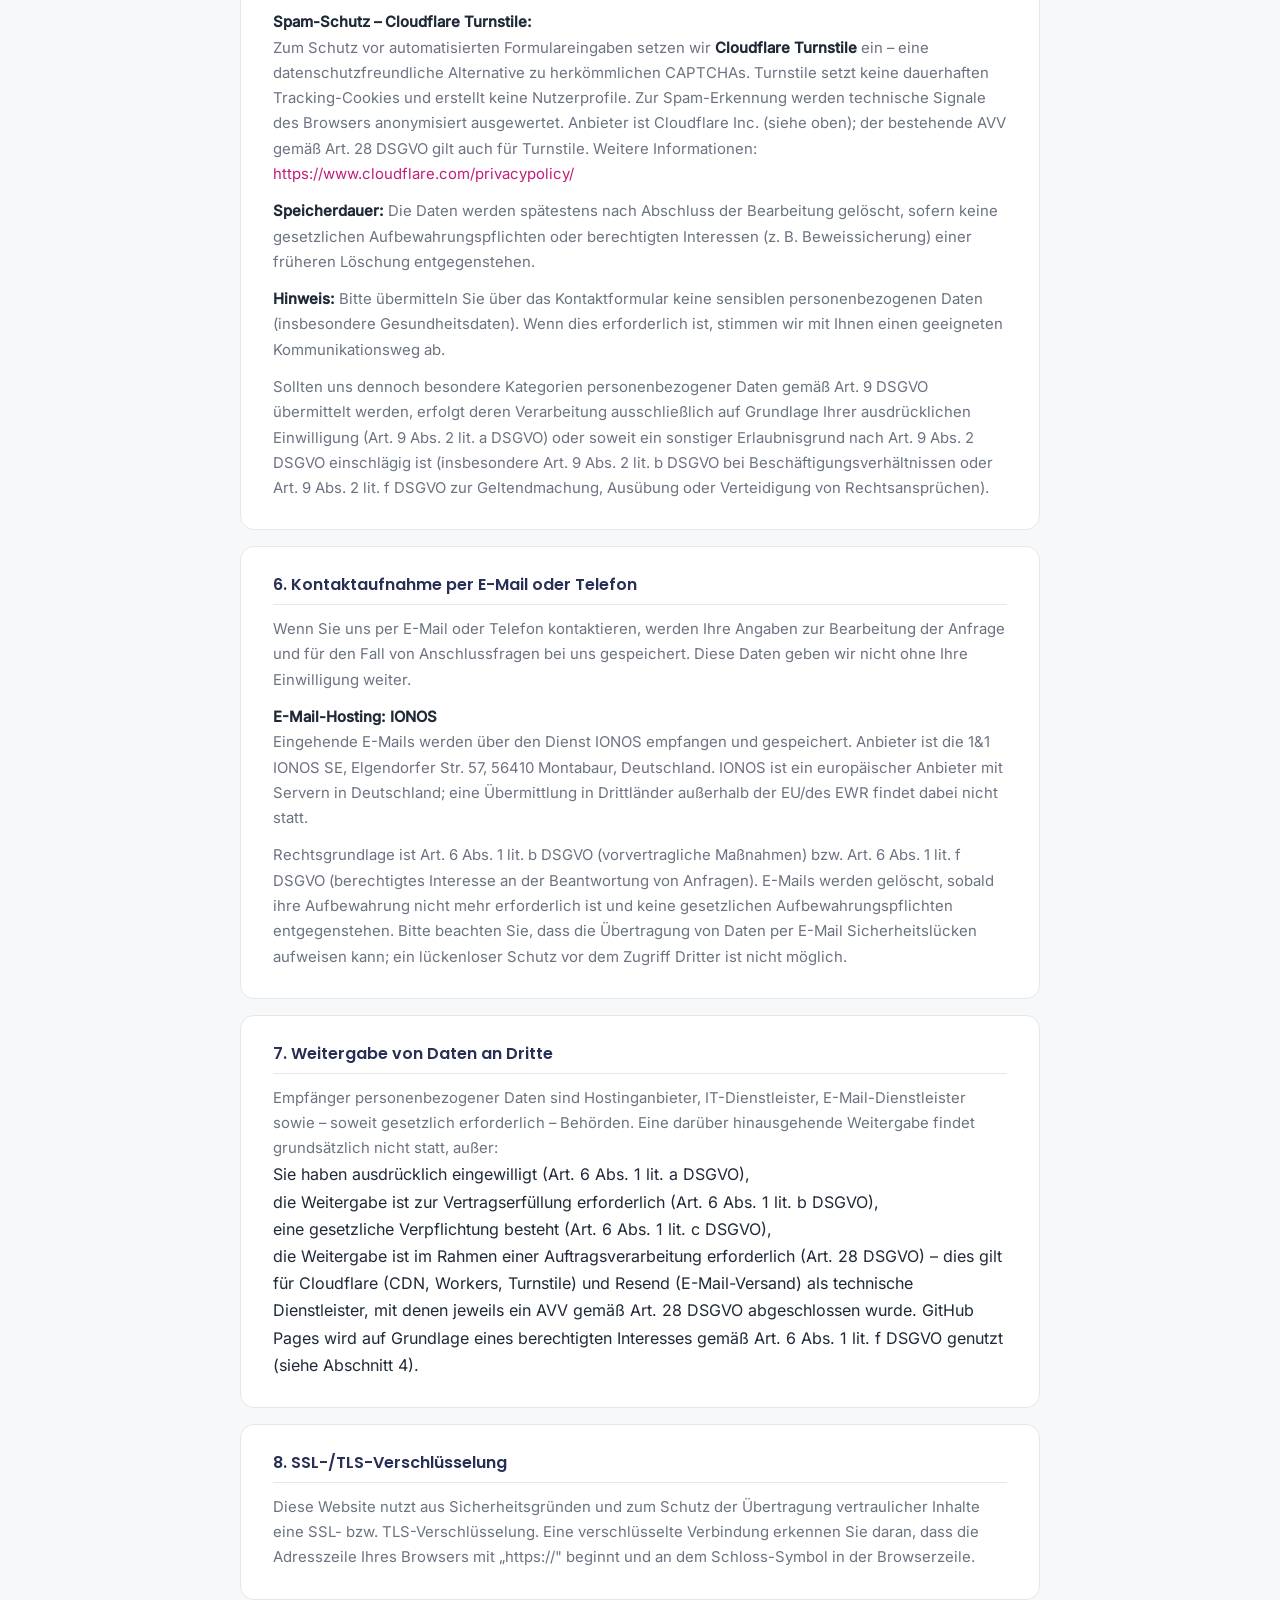
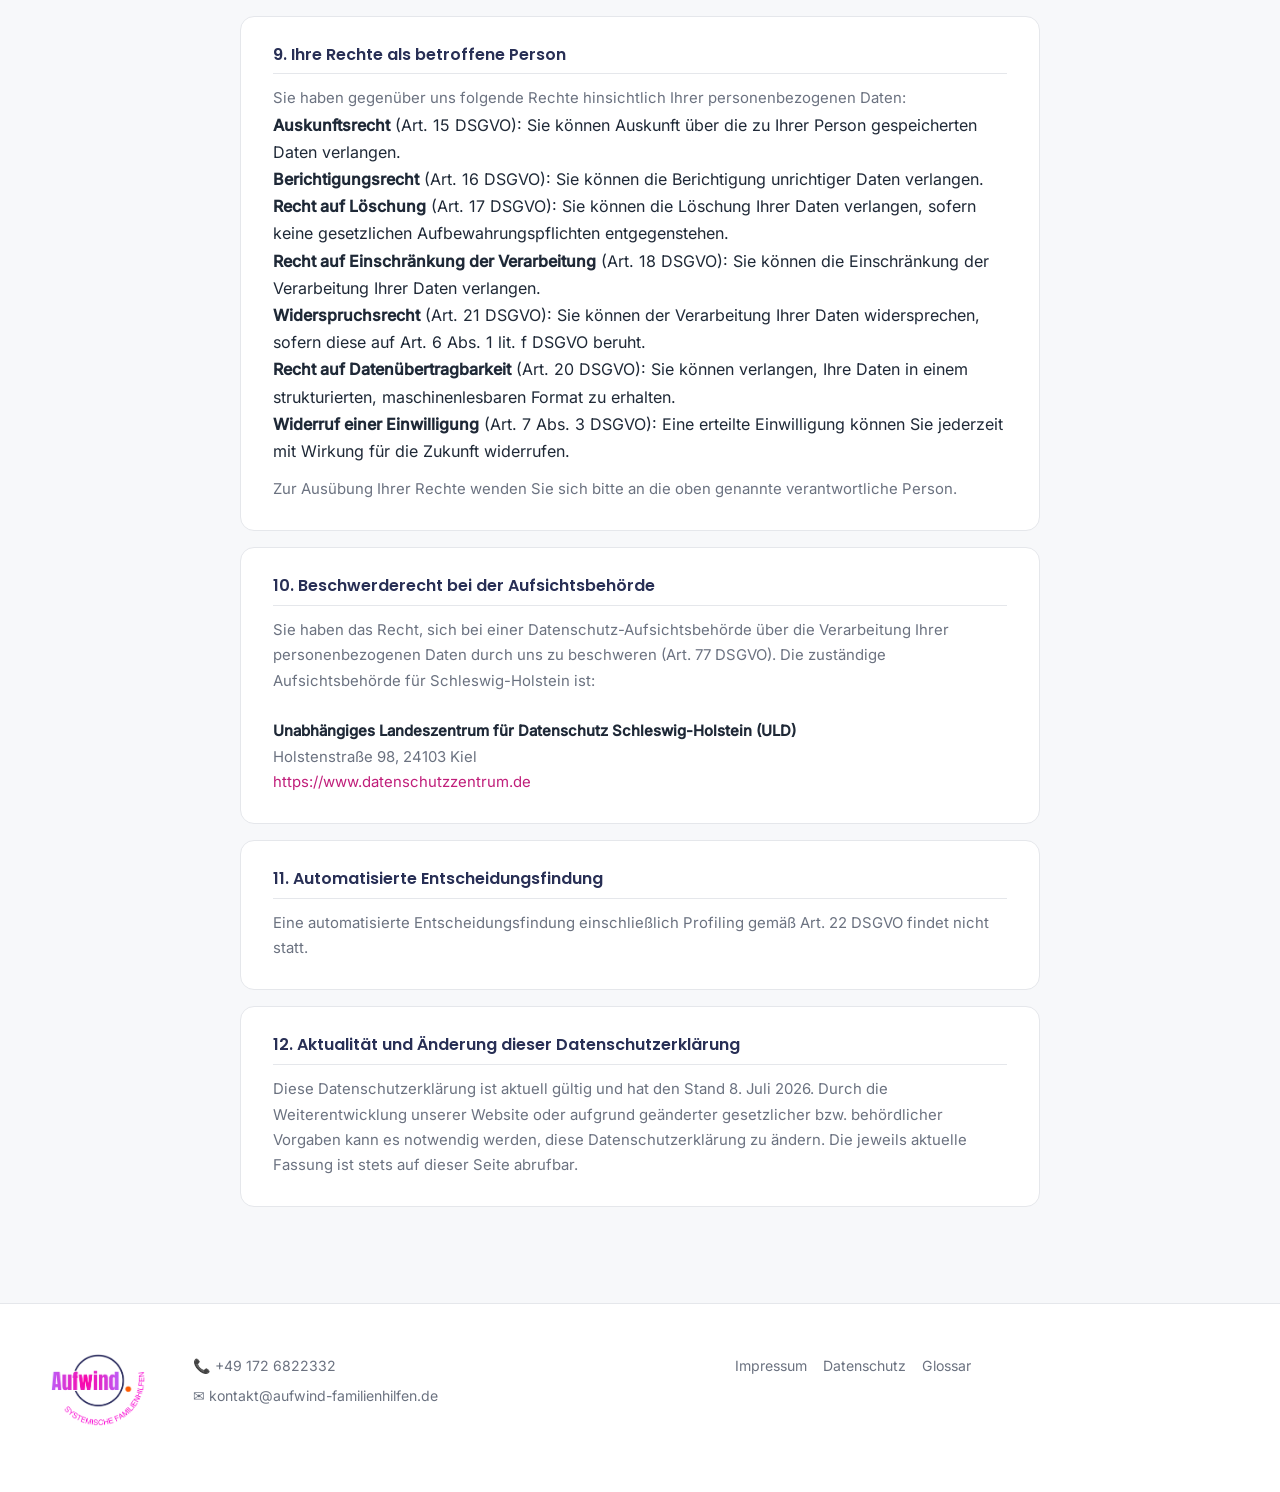
<file: datenschutz.html>
<!DOCTYPE html>
<html lang="de">
<head>
<meta charset="UTF-8">
  <meta http-equiv="X-Frame-Options" content="DENY">
  <meta http-equiv="Content-Security-Policy" content="default-src 'self'; style-src 'self' 'unsafe-inline'; font-src 'self'; img-src 'self' data:; script-src 'self' 'unsafe-inline'; connect-src 'self'; frame-ancestors 'none'; base-uri 'self';">
  <meta name="referrer" content="strict-origin-when-cross-origin">
  <meta http-equiv="Permissions-Policy" content="camera=(), microphone=(), geolocation=()">
  <meta name="viewport" content="width=device-width, initial-scale=1.0">
<title>Datenschutzerklärung – Aufwind Systemische Familienhilfen</title>
<meta name="description" content="Datenschutzerklärung gemäß DSGVO für aufwind-familienhilfen.de – Informationen zur Datenverarbeitung und Ihren Rechten.">
<link rel="icon" type="image/png" sizes="32x32" href="logo_kurz.png">
<link rel="icon" type="image/png" sizes="16x16" href="logo_kurz.png">
<link rel="apple-touch-icon" href="logo_kurz.png">
<link rel="stylesheet" href="style.css?v=2">
<link rel="canonical" href="https://aufwind-familienhilfen.de/datenschutz.html">
<meta property="og:type" content="website">
<meta property="og:locale" content="de_DE">
<meta property="og:site_name" content="Aufwind – Systemische Familienhilfen">
<meta property="og:url" content="https://aufwind-familienhilfen.de/datenschutz.html">
<meta property="og:title" content="Datenschutzerklärung – Aufwind Systemische Familienhilfen">
<meta property="og:description" content="Datenschutzerklärung gemäß DSGVO für aufwind-familienhilfen.de – Informationen zur Datenverarbeitung und Ihren Rechten.">
<meta property="og:image" content="https://aufwind-familienhilfen.de/aufwind.png">
<meta name="twitter:card" content="summary_large_image">
<meta name="twitter:title" content="Datenschutzerklärung – Aufwind Systemische Familienhilfen">
<meta name="twitter:description" content="Datenschutzerklärung gemäß DSGVO für aufwind-familienhilfen.de – Informationen zur Datenverarbeitung und Ihren Rechten.">
<meta name="twitter:image" content="https://aufwind-familienhilfen.de/aufwind.png">
</head>
<body>
  <a class="skip-link" href="#main-content">Zum Hauptinhalt springen</a>

<!-- HEADER / NAV -->
<header class="header">
  <div class="container nav-inner">
    <div class="logo">
      <a href="index.html">
        <img src="logo_kurz.png" alt="Aufwind – Systemische Familienhilfen" class="logo-img">
      </a>
    </div>
    <nav class="main-nav" id="main-nav">
      <a href="familien.html">Für Familien</a>
      <a href="jugendaemter.html">Für Jugendämter</a>
      <a href="ueber-uns.html">Über uns</a>
      <a href="faqs.html">FAQs</a>
      <a href="kontakt.html">Kontakt</a>
    </nav>
    <a href="kontakt.html" class="btn btn-orange nav-cta">Termin anfragen</a>
    <button class="burger" aria-label="Menü öffnen" aria-expanded="false" aria-controls="main-nav">
      <span></span><span></span><span></span>
    </button>
  </div>
</header>

<main id="main-content">

<!-- PAGE HERO -->
<section class="page-hero page-hero-compact">
  <div class="container narrow-center">
    <p class="eyebrow">RECHTLICHES</p>
    <h1 class="page-hero-h1">Datenschutzerklärung</h1>
    <p class="page-hero-sub" style="margin-bottom:0;">Stand: 22. Juli 2026</p>
  </div>
</section>

<!-- INHALT -->
<section class="section-legal">
  <div class="container legal-layout">

    <div class="legal-block">
      <h2>1. Verantwortliche Person</h2>
      <p>
        Verantwortlich für die Verarbeitung personenbezogener Daten auf dieser Website im Sinne der Datenschutz-Grundverordnung (DSGVO) ist:<br><br>
        <strong>Annika Gallinger</strong><br>
        Aufwind – Systemische Familienhilfen<br>
        Waschgrabenallee 4<br>
        23730 Neustadt in Holstein<br><br>
        Telefon: <a href="tel:+491726822332" class="legal-link">+49 172 6822332</a><br>
        E-Mail: <a href="mailto:kontakt@aufwind-familienhilfen.de" class="legal-link">kontakt@aufwind-familienhilfen.de</a>
      </p>
    </div>

    <div class="legal-block">
      <h2>2. Datenschutzbeauftragte Person</h2>
      <p>
        Eine gesetzliche Pflicht zur Benennung einer Datenschutzbeauftragten Person besteht für diese Praxis nicht (§ 38 BDSG). Bei datenschutzrechtlichen Fragen wenden Sie sich bitte direkt an die oben genannte verantwortliche Person.
      </p>
    </div>

    <div class="legal-block">
      <h2>3. Allgemeines zur Datenverarbeitung</h2>
      <p>
        Wir nehmen den Schutz Ihrer persönlichen Daten sehr ernst und behandeln Ihre personenbezogenen Daten vertraulich und entsprechend der gesetzlichen Datenschutzvorschriften sowie dieser Datenschutzerklärung.
      </p>
      <p style="margin-top:0.75rem;">
        Personenbezogene Daten sind alle Daten, mit denen Sie persönlich identifiziert werden können. Diese Datenschutzerklärung erläutert, welche Daten wir erheben, wofür wir sie nutzen und welche Rechte Ihnen zustehen.
      </p>
    </div>

    <div class="legal-block">
      <h2>4. Hosting &amp; technische Infrastruktur</h2>
      <p>
        <strong>Hosting: GitHub Pages</strong><br>
        Diese Website wird über den Dienst GitHub Pages gehostet. Anbieter ist GitHub Inc., 88 Colin P. Kelly Jr. Street, San Francisco, CA 94107, USA. Beim Aufruf dieser Website werden Verbindungsdaten (u.&nbsp;a. IP-Adresse, Browsertyp, Datum und Uhrzeit) an Server von GitHub übermittelt. GitHub ist ein US-amerikanisches Unternehmen; soweit personenbezogene Daten in die USA übermittelt werden, erfolgt dies auf Grundlage des Angemessenheitsbeschlusses der EU-Kommission gemäß Art. 45 DSGVO (EU-US Data Privacy Framework), soweit GitHub für den jeweiligen Verarbeitungsbereich zertifiziert ist; ergänzend können EU-Standardvertragsklauseln gemäß Art. 46 DSGVO Anwendung finden. Rechtsgrundlage ist Art. 6 Abs. 1 lit. f DSGVO (berechtigtes Interesse am sicheren und technisch funktionsfähigen Betrieb der Website). Weitere Informationen: <a href="https://docs.github.com/en/site-policy/privacy-policies/github-general-privacy-statement" target="_blank" rel="noopener" class="legal-link">https://docs.github.com/en/site-policy/privacy-policies/github-general-privacy-statement</a>
      </p>
      <p style="margin-top:0.75rem;">
        <strong>CDN &amp; Sicherheitsinfrastruktur: Cloudflare</strong><br>
        Alle Webseitenaufrufe werden über den Dienst Cloudflare geleitet, der als Content Delivery Network (CDN) und Sicherheitsdienstleister zwischen Ihrem Browser und dem Hosting-Server zwischengeschaltet ist. Anbieter ist Cloudflare Inc., 101 Townsend St., San Francisco, CA 94107, USA. Cloudflare verarbeitet hierbei insbesondere die IP-Adresse sowie weitere technische Verbindungsdaten. Der Einsatz dient der Optimierung der Ladezeiten, dem Schutz vor Angriffen (z.&nbsp;B. DDoS) sowie der Erhöhung der Verfügbarkeit und Sicherheit der Website. Cloudflare ist ein US-amerikanisches Unternehmen; für Datenübermittlungen in die USA ist Cloudflare nach dem EU-US Data Privacy Framework (Angemessenheitsbeschluss der EU-Kommission gemäß Art. 45 DSGVO) zertifiziert; soweit erforderlich werden ergänzend EU-Standardvertragsklauseln gemäß Art. 46 DSGVO verwendet. Mit Cloudflare wurde ein Auftragsverarbeitungsvertrag gemäß Art. 28 DSGVO abgeschlossen. Rechtsgrundlage ist Art. 6 Abs. 1 lit. f DSGVO (berechtigtes Interesse am sicheren und leistungsfähigen Websitebetrieb). Weitere Informationen: <a href="https://www.cloudflare.com/privacypolicy/" target="_blank" rel="noopener" class="legal-link">https://www.cloudflare.com/privacypolicy/</a>
      </p>
      <p style="margin-top:0.75rem;">
        <strong>Server-Logfiles</strong><br>
        Im Rahmen des Hostings werden automatisch Server-Logfiles erzeugt. Diese enthalten:
      </p>
      <ul class="legal-list">
        <li>Browsertyp und -version</li>
        <li>Verwendetes Betriebssystem</li>
        <li>Referrer-URL (zuvor besuchte Seite)</li>
        <li>IP-Adresse des anfragenden Rechners (ggf. anonymisiert)</li>
        <li>Datum und Uhrzeit des Zugriffs</li>
      </ul>
      <p style="margin-top:0.75rem;">
        Diese Daten werden nicht mit anderen Datenquellen zusammengeführt. Server-Logs werden von den eingesetzten Dienstleistern (GitHub Pages, Cloudflare) zu Sicherheitszwecken gespeichert. Die konkrete Speicherdauer richtet sich nach den Vorgaben des jeweiligen Anbieters; näheres entnehmen Sie den Datenschutzerklärungen der jeweiligen Anbieter: <a href="https://docs.github.com/en/site-policy/privacy-policies/github-general-privacy-statement" target="_blank" rel="noopener" class="legal-link">https://docs.github.com/en/site-policy/privacy-policies/github-general-privacy-statement</a> und <a href="https://www.cloudflare.com/privacypolicy/" target="_blank" rel="noopener" class="legal-link">https://www.cloudflare.com/privacypolicy/</a>. Rechtsgrundlage ist Art. 6 Abs. 1 lit. f DSGVO (berechtigtes Interesse am sicheren Betrieb der Website).
      </p>
      <p style="margin-top:0.75rem;">
        <strong>Cookies und Tracking</strong><br>
        Diese Website verwendet keine Cookies zu Analyse- oder Marketingzwecken und kein Web-Analyse-Tool (z.&nbsp;B. Google Analytics). Es werden keine Nutzungsprofile erstellt. Technisch erforderliche Cookies können durch eingesetzte Sicherheits- oder Infrastruktur-Dienstleister (insbesondere Cloudflare) gesetzt werden, etwa zum Schutz vor automatisierten Zugriffen.
      </p>
    </div>

    <div class="legal-block">
      <h2>5. Kontaktformular</h2>
      <p>
        Wenn Sie das Kontaktformular auf dieser Website nutzen, werden die von Ihnen eingegebenen Daten – insbesondere Name, E-Mail-Adresse und Ihre Nachricht – zur Bearbeitung Ihrer Anfrage verarbeitet. Die Bereitstellung Ihrer Daten erfolgt freiwillig; ohne Angabe der erforderlichen Kontaktdaten kann Ihre Anfrage jedoch nicht bearbeitet werden.
      </p>
      <p style="margin-top:0.75rem;">
        <strong>Rechtsgrundlage:</strong> Art. 6 Abs. 1 lit. b DSGVO, sofern Ihre Anfrage auf den Abschluss oder die Durchführung eines Vertrags gerichtet ist. In allen übrigen Fällen erfolgt die Verarbeitung auf Grundlage unseres berechtigten Interesses gemäß Art. 6 Abs. 1 lit. f DSGVO an der Bearbeitung Ihrer Anfrage. Die Datenschutz-Checkbox dient dem Nachweis der Kenntnisnahme dieser Datenschutzhinweise.
      </p>
      <p style="margin-top:0.75rem;">
        <strong>Technische Formularverarbeitung – Cloudflare Workers:</strong><br>
        Die übermittelten Formulardaten werden serverseitig über einen <strong>Cloudflare Worker</strong> verarbeitet und anschließend unmittelbar an den E-Mail-Dienst weitergeleitet. Anbieter ist Cloudflare Inc., 101 Townsend St., San Francisco, CA, USA. Eine dauerhafte Speicherung der Formulardaten durch den Worker findet nicht statt. Mit Cloudflare wurde ein Auftragsverarbeitungsvertrag gemäß Art. 28 DSGVO abgeschlossen. Cloudflare ist nach dem EU-US Data Privacy Framework (Angemessenheitsbeschluss der EU-Kommission gemäß Art. 45 DSGVO) zertifiziert; soweit erforderlich werden ergänzend EU-Standardvertragsklauseln gemäß Art. 46 DSGVO verwendet. Weitere Informationen: <a href="https://www.cloudflare.com/privacypolicy/" target="_blank" rel="noopener" class="legal-link">https://www.cloudflare.com/privacypolicy/</a>
      </p>
      <p style="margin-top:0.75rem;">
        <strong>E-Mail-Versand – Resend:</strong><br>
        Die Weiterleitung Ihrer Nachricht per E-Mail erfolgt über den Dienst <strong>Resend</strong> (Anbieter: Resend Inc., San Francisco, CA, USA; E-Mail-Infrastruktur: AWS eu-west-1, Irland). Resend verarbeitet die Daten ausschließlich zum Zweck des E-Mail-Versands und speichert Formulardaten nicht dauerhaft. Eine Datenübermittlung in Drittländer außerhalb der EU findet im Rahmen des E-Mail-Versands nicht statt, da die Verarbeitung auf EU-Servern erfolgt. Mit Resend wurde ein Auftragsverarbeitungsvertrag gemäß Art. 28 DSGVO abgeschlossen. Weitere Informationen: <a href="https://resend.com/legal/privacy-policy" target="_blank" rel="noopener" class="legal-link">https://resend.com/legal/privacy-policy</a>
      </p>
      <p style="margin-top:0.75rem;">
        <strong>Spam-Schutz – Cloudflare Turnstile:</strong><br>
        Zum Schutz vor automatisierten Formulareingaben setzen wir <strong>Cloudflare Turnstile</strong> ein – eine datenschutzfreundliche Alternative zu herkömmlichen CAPTCHAs. Turnstile setzt keine dauerhaften Tracking-Cookies und erstellt keine Nutzerprofile. Zur Spam-Erkennung werden technische Signale des Browsers anonymisiert ausgewertet. Anbieter ist Cloudflare Inc. (siehe oben); der bestehende AVV gemäß Art. 28 DSGVO gilt auch für Turnstile. Weitere Informationen: <a href="https://www.cloudflare.com/privacypolicy/" target="_blank" rel="noopener" class="legal-link">https://www.cloudflare.com/privacypolicy/</a>
      </p>
      <p style="margin-top:0.75rem;">
        <strong>Speicherdauer:</strong> Die Daten werden spätestens nach Abschluss der Bearbeitung gelöscht, sofern keine gesetzlichen Aufbewahrungspflichten oder berechtigten Interessen (z.&nbsp;B. Beweissicherung) einer früheren Löschung entgegenstehen.
      </p>
      <p style="margin-top:0.75rem;">
        <strong>Hinweis:</strong> Bitte übermitteln Sie über das Kontaktformular keine sensiblen personenbezogenen Daten (insbesondere Gesundheitsdaten). Wenn dies erforderlich ist, stimmen wir mit Ihnen einen geeigneten Kommunikationsweg ab.
      </p>
      <p style="margin-top:0.75rem;">
        Sollten uns dennoch besondere Kategorien personenbezogener Daten gemäß Art. 9 DSGVO übermittelt werden, erfolgt deren Verarbeitung ausschließlich auf Grundlage Ihrer ausdrücklichen Einwilligung (Art. 9 Abs. 2 lit. a DSGVO) oder soweit ein sonstiger Erlaubnisgrund nach Art. 9 Abs. 2 DSGVO einschlägig ist (insbesondere Art. 9 Abs. 2 lit. b DSGVO bei Beschäftigungsverhältnissen oder Art. 9 Abs. 2 lit. f DSGVO zur Geltendmachung, Ausübung oder Verteidigung von Rechtsansprüchen).
      </p>
    </div>

    <div class="legal-block">
      <h2>6. Kontaktaufnahme per E-Mail oder Telefon</h2>
      <p>
        Wenn Sie uns per E-Mail oder Telefon kontaktieren, werden Ihre Angaben zur Bearbeitung der Anfrage und für den Fall von Anschlussfragen bei uns gespeichert. Diese Daten geben wir nicht ohne Ihre Einwilligung weiter.
      </p>
      <p style="margin-top:0.75rem;">
        <strong>E-Mail-Hosting: IONOS</strong><br>
        Eingehende E-Mails werden über den Dienst IONOS empfangen und gespeichert. Anbieter ist die 1&amp;1 IONOS SE, Elgendorfer Str. 57, 56410 Montabaur, Deutschland. IONOS ist ein europäischer Anbieter mit Servern in Deutschland; eine Übermittlung in Drittländer außerhalb der EU/des EWR findet dabei nicht statt.
      </p>
      <p style="margin-top:0.75rem;">
        Rechtsgrundlage ist Art. 6 Abs. 1 lit. b DSGVO (vorvertragliche Maßnahmen) bzw. Art. 6 Abs. 1 lit. f DSGVO (berechtigtes Interesse an der Beantwortung von Anfragen). E-Mails werden gelöscht, sobald ihre Aufbewahrung nicht mehr erforderlich ist und keine gesetzlichen Aufbewahrungspflichten entgegenstehen. Bitte beachten Sie, dass die Übertragung von Daten per E-Mail Sicherheitslücken aufweisen kann; ein lückenloser Schutz vor dem Zugriff Dritter ist nicht möglich.
      </p>
    </div>

    <div class="legal-block">
      <h2>7. Weitergabe von Daten an Dritte</h2>
      <p>
        Empfänger personenbezogener Daten sind Hostinganbieter, IT-Dienstleister, E-Mail-Dienstleister sowie – soweit gesetzlich erforderlich – Behörden. Eine darüber hinausgehende Weitergabe findet grundsätzlich nicht statt, außer:
      </p>
      <ul class="legal-list">
        <li>Sie haben ausdrücklich eingewilligt (Art. 6 Abs. 1 lit. a DSGVO),</li>
        <li>die Weitergabe ist zur Vertragserfüllung erforderlich (Art. 6 Abs. 1 lit. b DSGVO),</li>
        <li>eine gesetzliche Verpflichtung besteht (Art. 6 Abs. 1 lit. c DSGVO),</li>
        <li>die Weitergabe ist im Rahmen einer Auftragsverarbeitung erforderlich (Art. 28 DSGVO) – dies gilt für Cloudflare (CDN, Workers, Turnstile) und Resend (E-Mail-Versand) als technische Dienstleister, mit denen jeweils ein AVV gemäß Art. 28 DSGVO abgeschlossen wurde. GitHub Pages wird auf Grundlage eines berechtigten Interesses gemäß Art. 6 Abs. 1 lit. f DSGVO genutzt (siehe Abschnitt 4).</li>
      </ul>
    </div>

    <div class="legal-block">
      <h2>8. SSL-/TLS-Verschlüsselung</h2>
      <p>
        Diese Website nutzt aus Sicherheitsgründen und zum Schutz der Übertragung vertraulicher Inhalte eine SSL- bzw. TLS-Verschlüsselung. Eine verschlüsselte Verbindung erkennen Sie daran, dass die Adresszeile Ihres Browsers mit „https://" beginnt und an dem Schloss-Symbol in der Browserzeile.
      </p>
    </div>

    <div class="legal-block">
      <h2>9. Ihre Rechte als betroffene Person</h2>
      <p>Sie haben gegenüber uns folgende Rechte hinsichtlich Ihrer personenbezogenen Daten:</p>
      <ul class="legal-list">
        <li><strong>Auskunftsrecht</strong> (Art. 15 DSGVO): Sie können Auskunft über die zu Ihrer Person gespeicherten Daten verlangen.</li>
        <li><strong>Berichtigungsrecht</strong> (Art. 16 DSGVO): Sie können die Berichtigung unrichtiger Daten verlangen.</li>
        <li><strong>Recht auf Löschung</strong> (Art. 17 DSGVO): Sie können die Löschung Ihrer Daten verlangen, sofern keine gesetzlichen Aufbewahrungspflichten entgegenstehen.</li>
        <li><strong>Recht auf Einschränkung der Verarbeitung</strong> (Art. 18 DSGVO): Sie können die Einschränkung der Verarbeitung Ihrer Daten verlangen.</li>
        <li><strong>Widerspruchsrecht</strong> (Art. 21 DSGVO): Sie können der Verarbeitung Ihrer Daten widersprechen, sofern diese auf Art. 6 Abs. 1 lit. f DSGVO beruht.</li>
        <li><strong>Recht auf Datenübertragbarkeit</strong> (Art. 20 DSGVO): Sie können verlangen, Ihre Daten in einem strukturierten, maschinenlesbaren Format zu erhalten.</li>
        <li><strong>Widerruf einer Einwilligung</strong> (Art. 7 Abs. 3 DSGVO): Eine erteilte Einwilligung können Sie jederzeit mit Wirkung für die Zukunft widerrufen.</li>
      </ul>
      <p style="margin-top:0.75rem;">
        Zur Ausübung Ihrer Rechte wenden Sie sich bitte an die oben genannte verantwortliche Person.
      </p>
    </div>

    <div class="legal-block">
      <h2>10. Beschwerderecht bei der Aufsichtsbehörde</h2>
      <p>
        Sie haben das Recht, sich bei einer Datenschutz-Aufsichtsbehörde über die Verarbeitung Ihrer personenbezogenen Daten durch uns zu beschweren (Art. 77 DSGVO). Die zuständige Aufsichtsbehörde für Schleswig-Holstein ist:<br><br>
        <strong>Unabhängiges Landeszentrum für Datenschutz Schleswig-Holstein (ULD)</strong><br>
        Holstenstraße 98, 24103 Kiel<br>
        <a href="https://www.datenschutzzentrum.de" target="_blank" rel="noopener" class="legal-link">https://www.datenschutzzentrum.de</a>
      </p>
    </div>

    <div class="legal-block">
      <h2>11. Automatisierte Entscheidungsfindung</h2>
      <p>
        Eine automatisierte Entscheidungsfindung einschließlich Profiling gemäß Art. 22 DSGVO findet nicht statt.
      </p>
    </div>

    <div class="legal-block">
      <h2>12. Aktualität und Änderung dieser Datenschutzerklärung</h2>
      <p>
        Diese Datenschutzerklärung ist aktuell gültig und hat den Stand 8. Juli 2026. Durch die Weiterentwicklung unserer Website oder aufgrund geänderter gesetzlicher bzw. behördlicher Vorgaben kann es notwendig werden, diese Datenschutzerklärung zu ändern. Die jeweils aktuelle Fassung ist stets auf dieser Seite abrufbar.
      </p>
    </div>


  </div>
</section>

</main>

<!-- FOOTER -->
<footer class="footer">
  <div class="container footer-inner">
    <div class="footer-brand">
      <div class="footer-logo">
        <img src="logo_aufwind.png" alt="Aufwind – Systemische Familienhilfen" class="footer-logo-img">
      </div>
    </div>    <div class="footer-contact">
      <p>📞 +49 172 6822332</p>
      <p>✉ kontakt@aufwind-familienhilfen.de</p>
    </div>
    <div class="footer-links">
      <a href="impressum.html">Impressum</a>
      <a href="datenschutz.html">Datenschutz</a>
      <a href="glossar.html">Glossar</a>
    </div>
  </div>
</footer>

<button class="scroll-top" id="scrollTop" aria-label="Nach oben" title="Nach oben">
  <svg aria-hidden="true" width="20" height="20" fill="none" stroke="currentColor" stroke-width="2.2" viewBox="0 0 24 24"><polyline points="18 15 12 9 6 15"/></svg>
</button>
<script>
  const burger = document.querySelector('.burger');
  const nav = document.querySelector('.main-nav');
  burger.addEventListener('click', () => {
    const isOpen = nav.classList.toggle('nav-open');
    burger.setAttribute('aria-expanded', isOpen);
    burger.classList.toggle('burger-open', isOpen);
  });
  document.addEventListener('click', (e) => {
    if (!nav.contains(e.target) && !burger.contains(e.target)) {
      nav.classList.remove('nav-open');
      burger.classList.remove('burger-open');
      burger.setAttribute('aria-expanded', 'false');
    }
  });
  const scrollBtn = document.getElementById('scrollTop');
  window.addEventListener('scroll', () => {
    scrollBtn.classList.toggle('scroll-top-visible', window.scrollY > 300);
  });
  scrollBtn.addEventListener('click', () => {
    window.scrollTo({ top: 0, behavior: 'smooth' });
  });
</script>
</body>
</html>
</file>
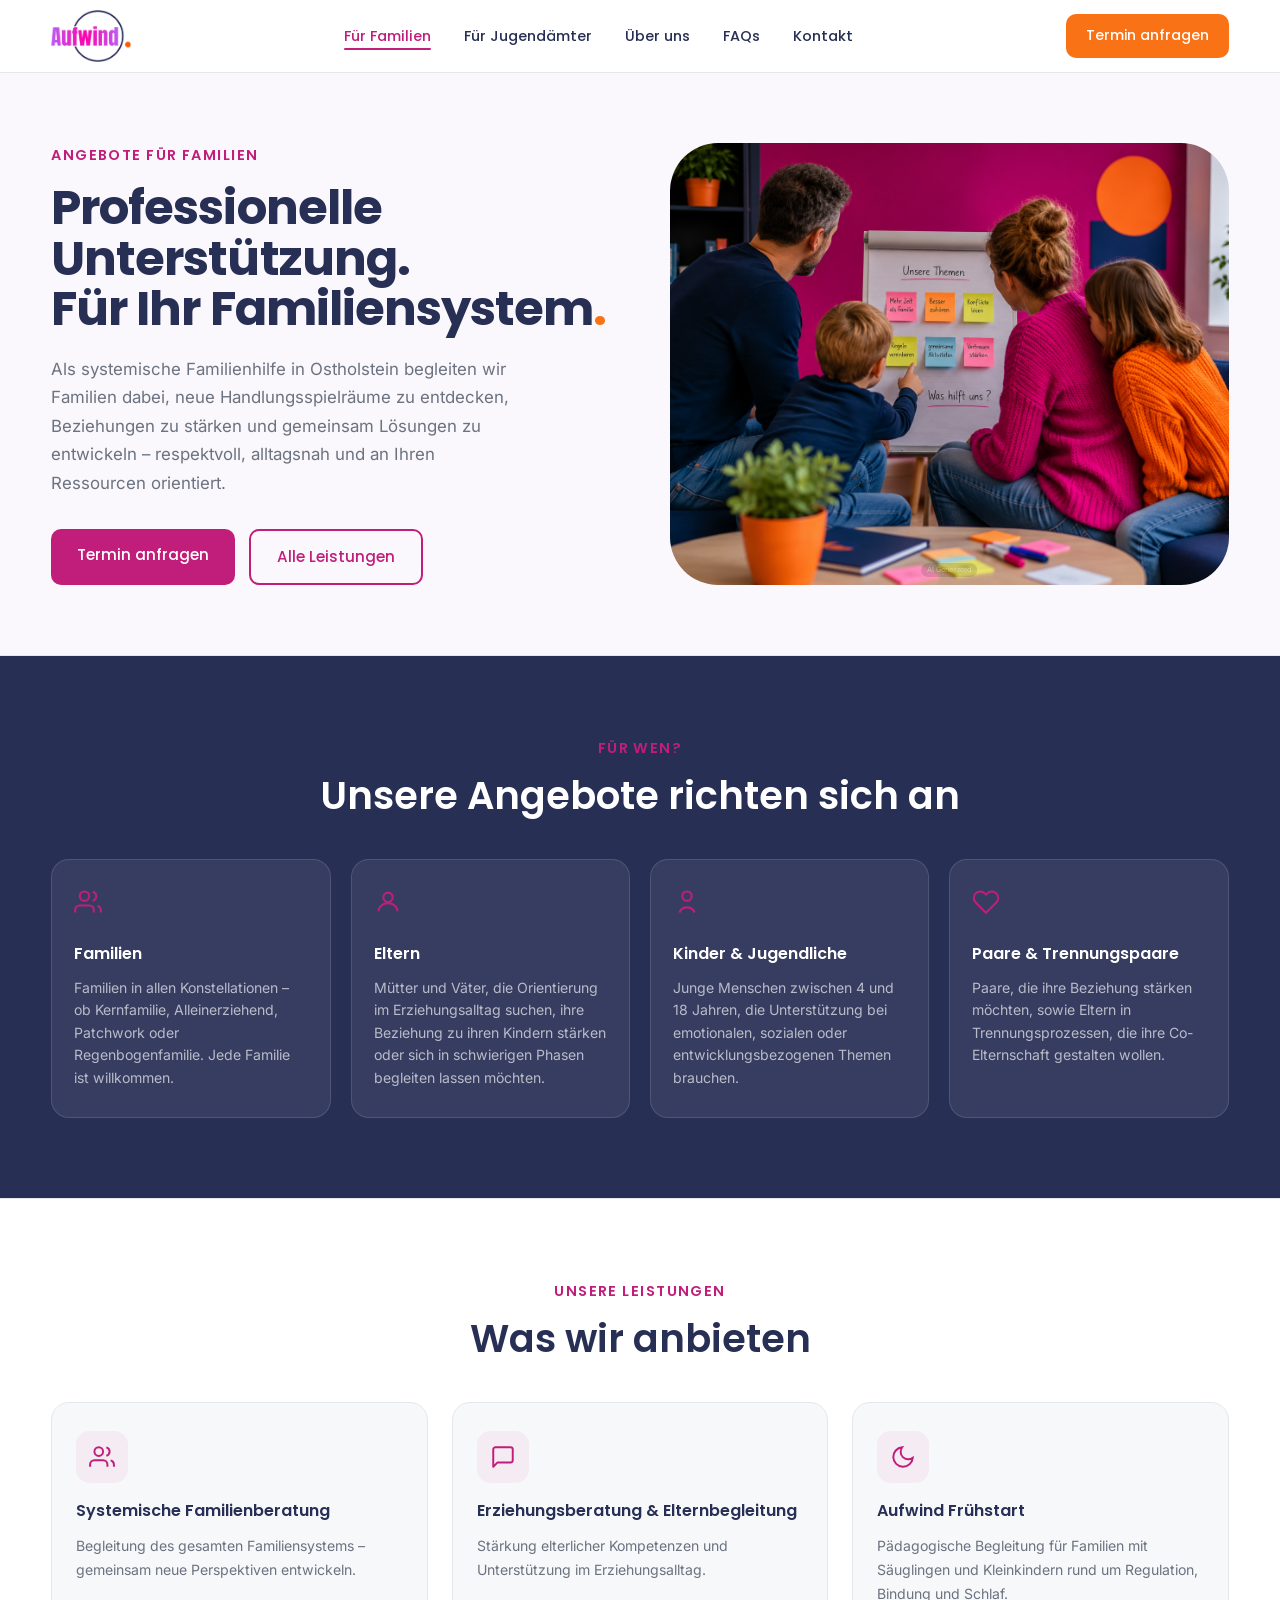
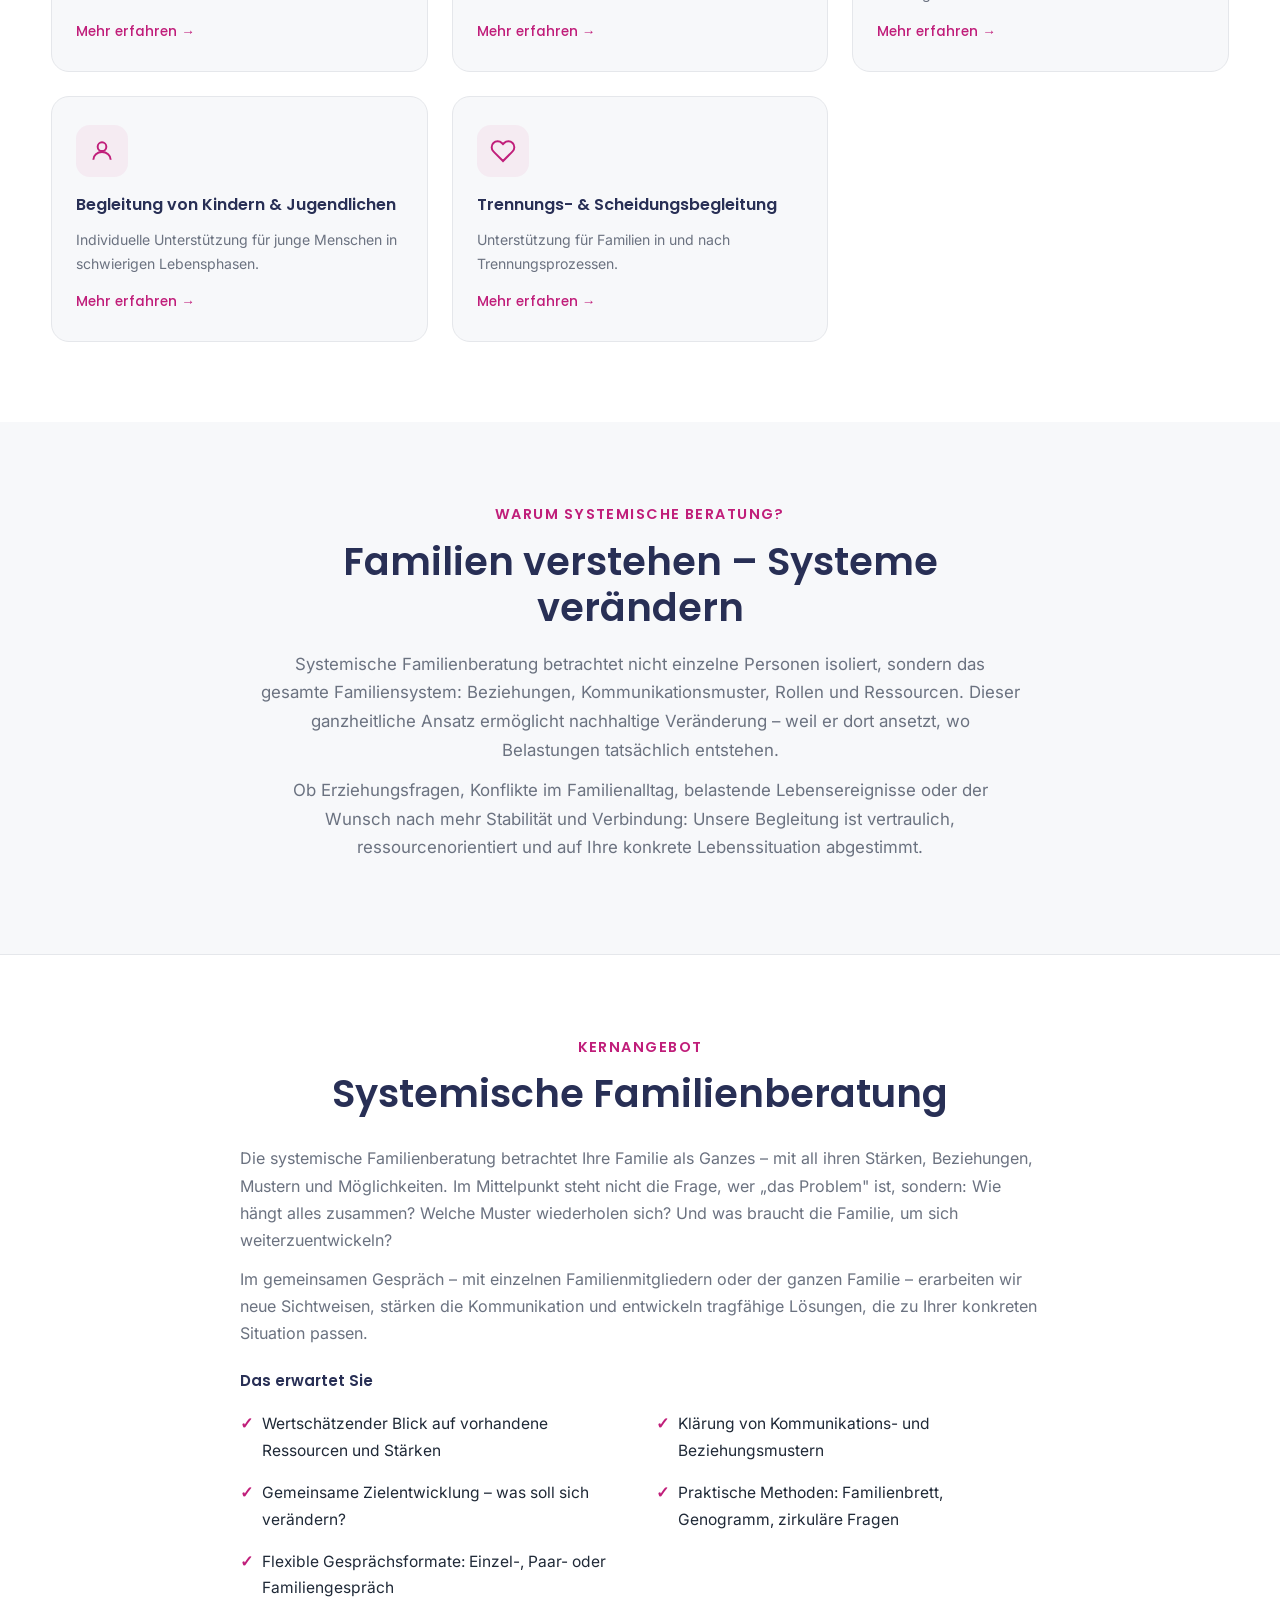
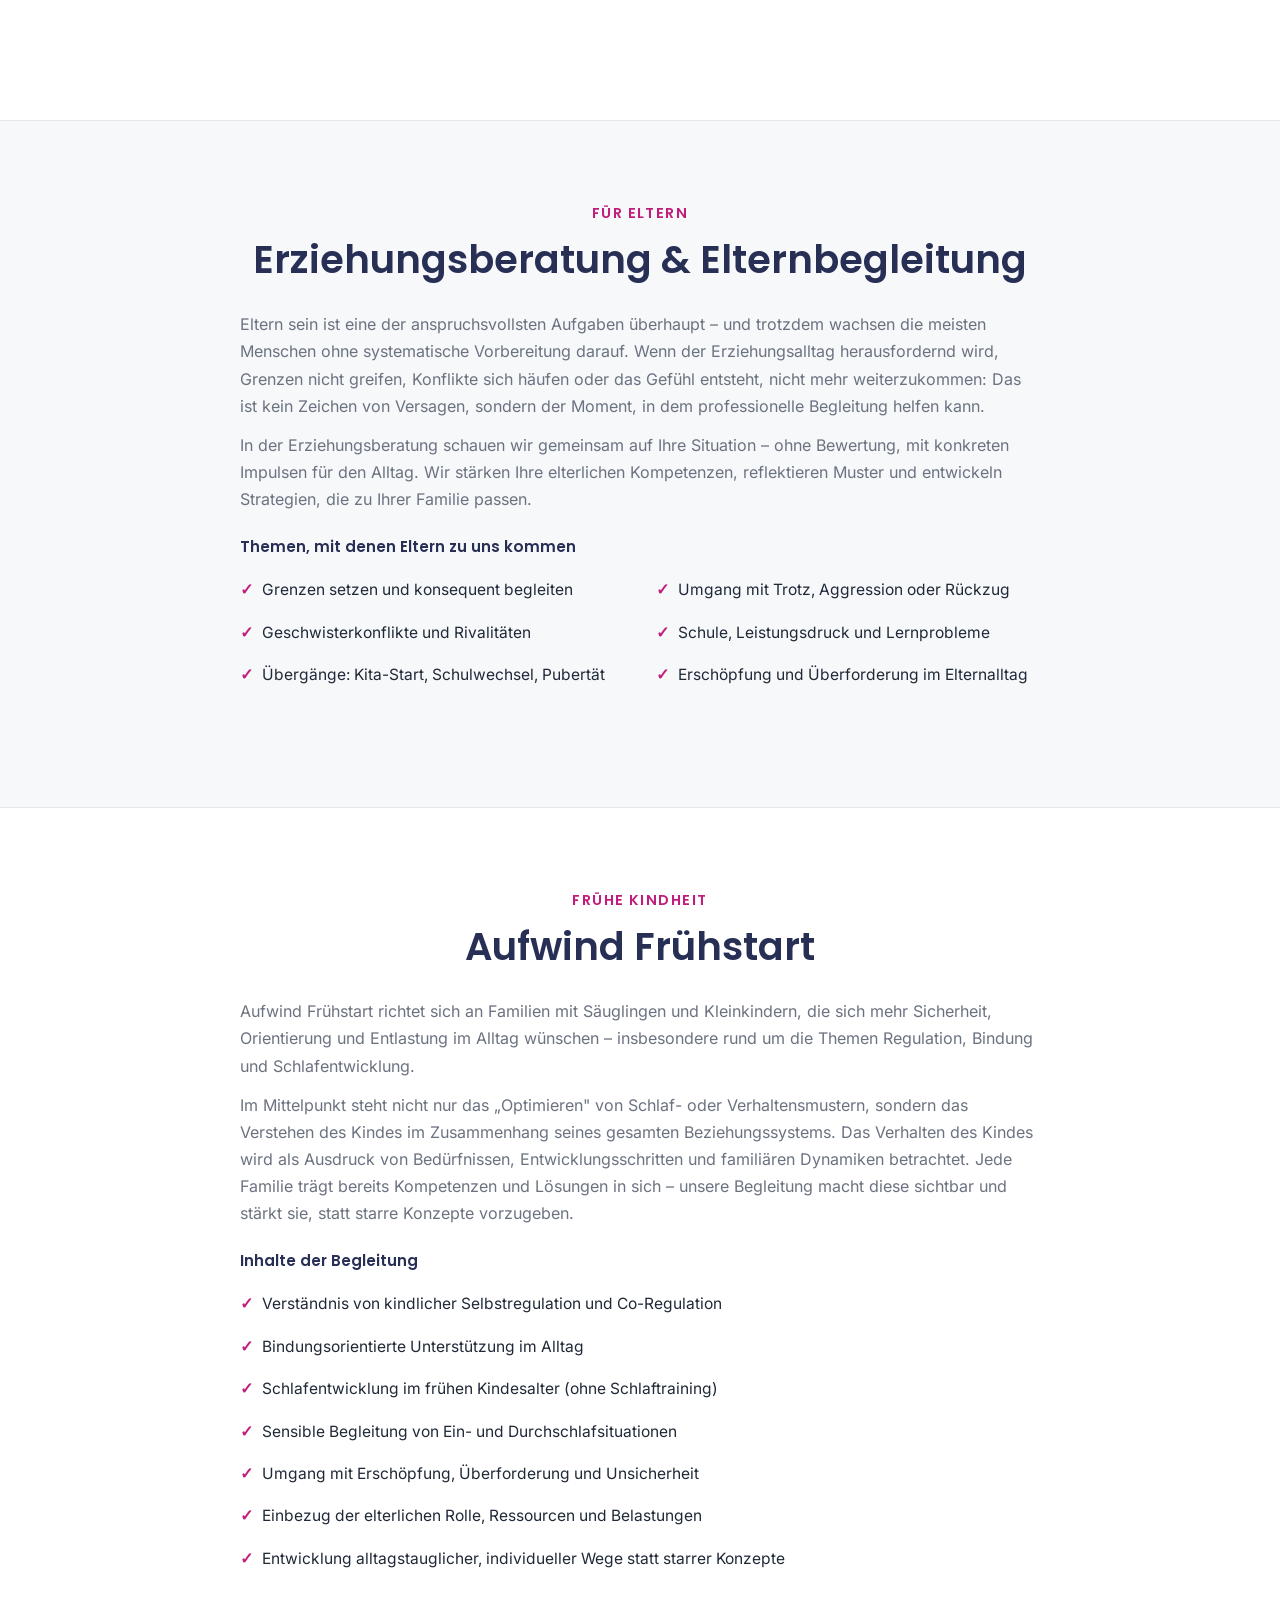
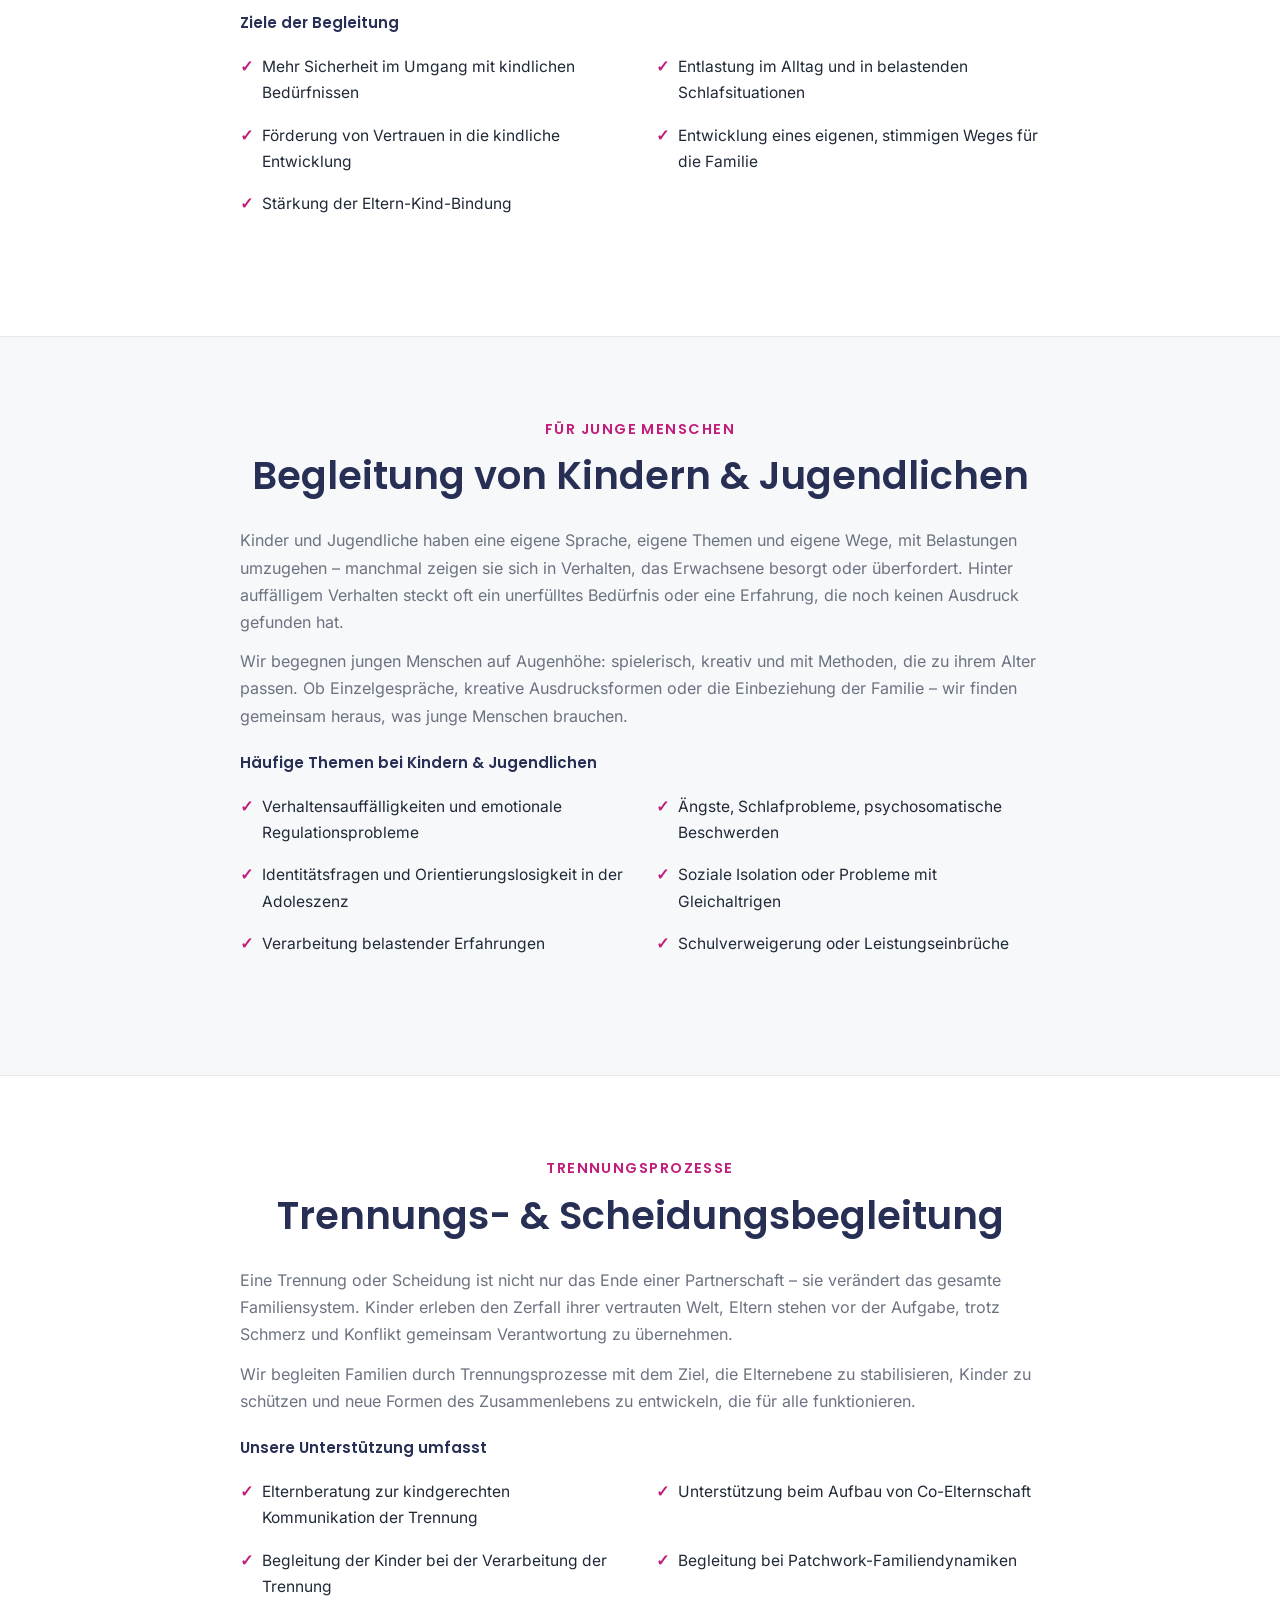
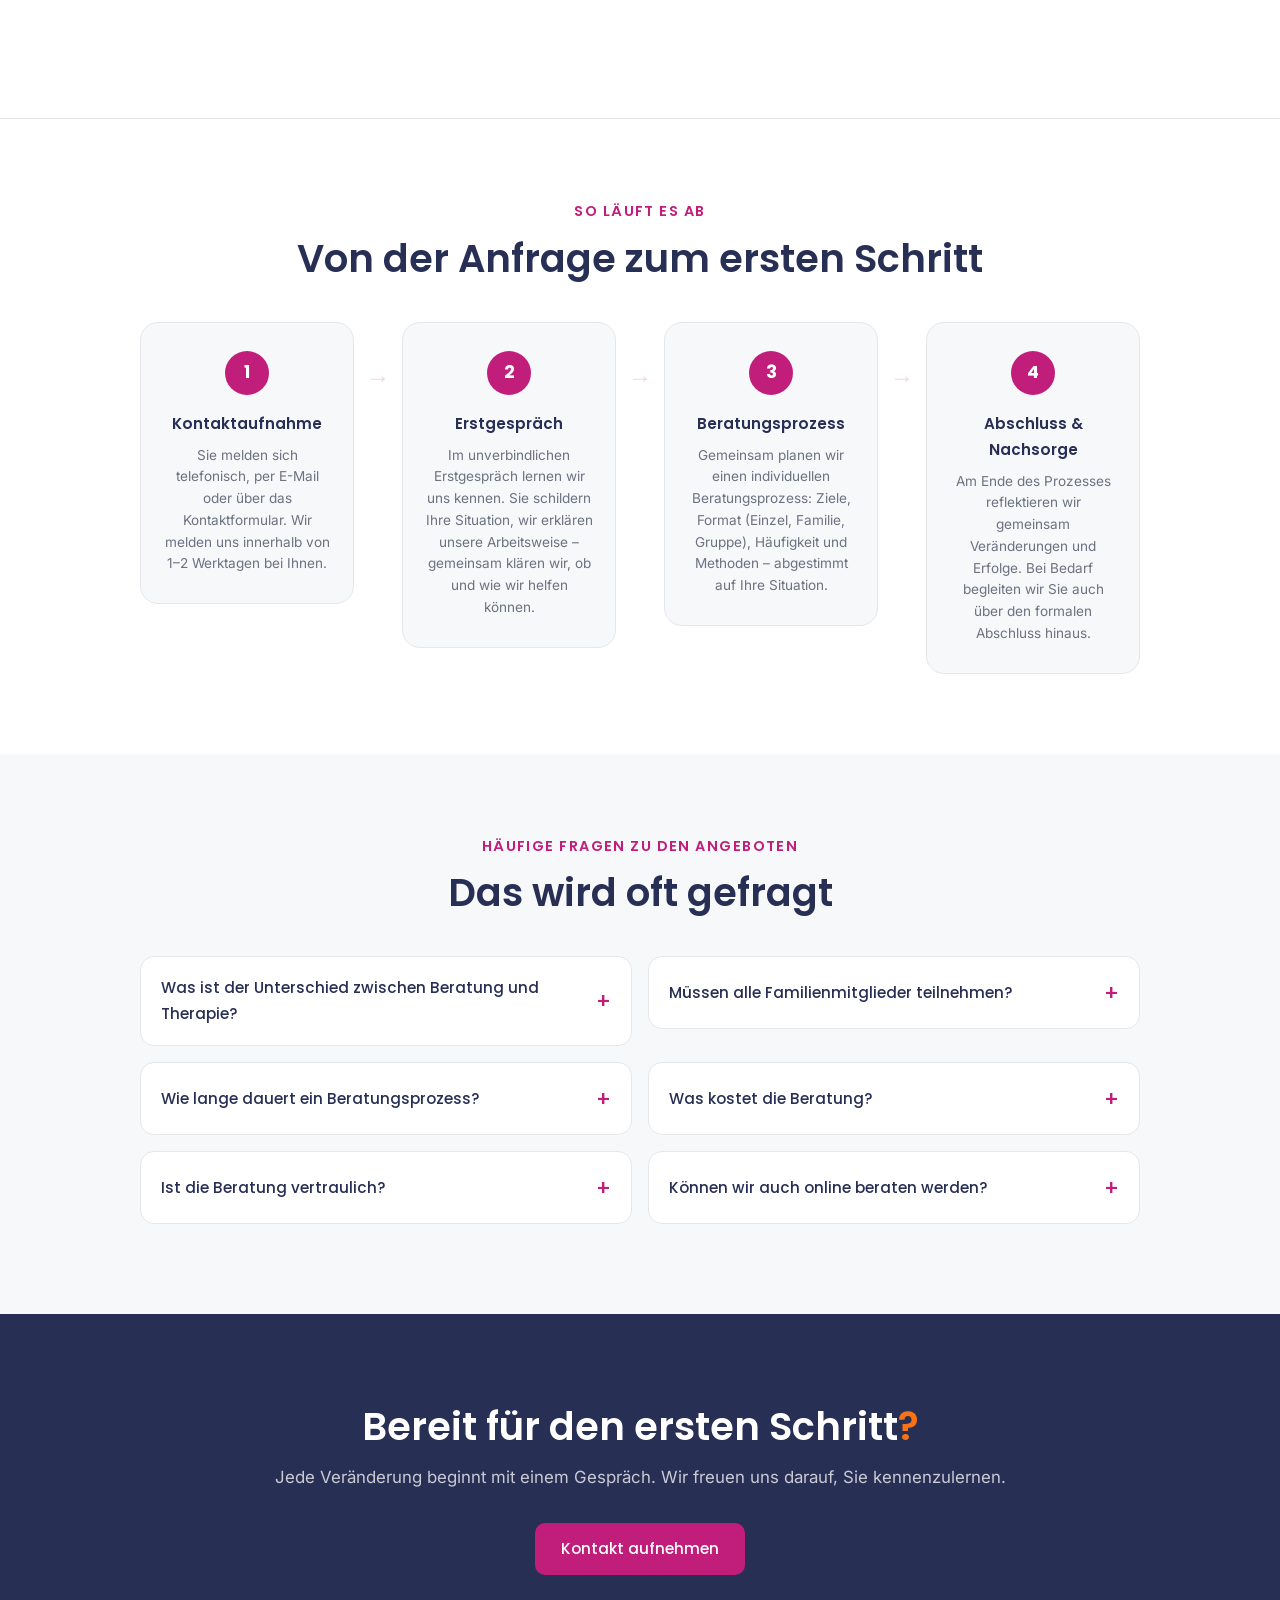
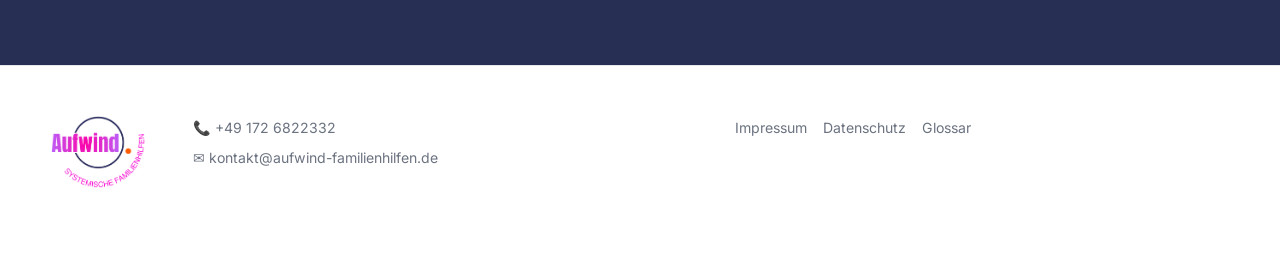
<file: familien.html>
<!DOCTYPE html>
<html lang="de">
<head>
<meta charset="UTF-8">
  <meta http-equiv="X-Frame-Options" content="DENY">
  <meta http-equiv="Content-Security-Policy" content="default-src 'self'; style-src 'self' 'unsafe-inline'; font-src 'self'; img-src 'self' data:; script-src 'self' 'unsafe-inline'; connect-src 'self'; frame-ancestors 'none'; base-uri 'self';">
  <meta name="referrer" content="strict-origin-when-cross-origin">
  <meta http-equiv="Permissions-Policy" content="camera=(), microphone=(), geolocation=()">
  <meta name="viewport" content="width=device-width, initial-scale=1.0">
<title>Hilfe für Familien in Ostholstein & Raum Lübeck | Aufwind</title>
<meta name="description" content="Systemische Beratung und Erziehungsberatung für Familien in Ostholstein und dem Raum Lübeck – Neustadt i.H., Eutin, Oldenburg i.H. und Lübeck. Alltagsnah und vertraulich.">
<link rel="icon" type="image/png" sizes="32x32" href="logo_kurz.png">
<link rel="icon" type="image/png" sizes="16x16" href="logo_kurz.png">
<link rel="apple-touch-icon" href="logo_kurz.png">
<link rel="stylesheet" href="style.css?v=2">
<link rel="canonical" href="https://aufwind-familienhilfen.de/familien.html">
<meta property="og:type" content="website">
<meta property="og:locale" content="de_DE">
<meta property="og:site_name" content="Aufwind – Systemische Familienhilfen">
<meta property="og:url" content="https://aufwind-familienhilfen.de/familien.html">
<meta property="og:title" content="Hilfe für Familien in Ostholstein & Raum Lübeck | Aufwind">
<meta property="og:description" content="Systemische Beratung und Erziehungsberatung für Familien in Ostholstein und dem Raum Lübeck – Neustadt i.H., Eutin, Oldenburg i.H. und Lübeck. Alltagsnah und vertraulich.">
<meta property="og:image" content="https://aufwind-familienhilfen.de/aufwind.png">
<meta name="twitter:card" content="summary_large_image">
<meta name="twitter:title" content="Hilfe für Familien in Ostholstein & Raum Lübeck | Aufwind">
<meta name="twitter:description" content="Systemische Beratung und Erziehungsberatung für Familien in Ostholstein und dem Raum Lübeck – Neustadt i.H., Eutin, Oldenburg i.H. und Lübeck. Alltagsnah und vertraulich.">
<meta name="twitter:image" content="https://aufwind-familienhilfen.de/aufwind.png">
</head>
<body>
  <a class="skip-link" href="#main-content">Zum Hauptinhalt springen</a>

<!-- HEADER / NAV -->
<header class="header">
  <div class="container nav-inner">
    <div class="logo">
      <a href="index.html">
        <img src="logo_kurz.png" alt="Aufwind – Systemische Familienhilfen" class="logo-img">
      </a>
    </div>
    <nav class="main-nav" id="main-nav">
      <a href="familien.html" class="nav-active">Für Familien</a>
      <a href="jugendaemter.html">Für Jugendämter</a>
      <a href="ueber-uns.html">Über uns</a>
      <a href="faqs.html">FAQs</a>
      <a href="kontakt.html">Kontakt</a>
    </nav>
    <a href="kontakt.html" class="btn btn-orange nav-cta">Termin anfragen</a>
    <button class="burger" aria-label="Menü öffnen" aria-expanded="false" aria-controls="main-nav">
      <span></span><span></span><span></span>
    </button>
  </div>
</header>

<main id="main-content">

<!-- PAGE HERO -->
<section class="page-hero angebote-hero">
  <div class="container angebote-hero-layout">
    <div class="angebote-hero-text">
      <p class="eyebrow">ANGEBOTE FÜR FAMILIEN</p>
      <h1 class="page-hero-h1">Professionelle Unterstützung.<br>Für Ihr Familiensystem<span class="h1-orange-dot">.</span></h1>
      <p class="hero-sub">
        Als systemische Familienhilfe in Ostholstein begleiten wir Familien dabei, neue Handlungsspielräume zu entdecken, Beziehungen zu stärken und gemeinsam Lösungen zu entwickeln – respektvoll, alltagsnah und an Ihren Ressourcen orientiert.
      </p>
      <div class="hero-buttons">
        <a href="kontakt.html" class="btn btn-magenta">Termin anfragen</a>
        <a href="#leistungen" class="btn btn-outline-magenta">Alle Leistungen</a>
      </div>
    </div>
    <div class="angebote-hero-img">
      <img src="familien.png" alt="Familie in systemischer Beratung bei Aufwind" class="angebote-hero-img-img">
      <span class="ki-label" aria-label="AI Generated Image">AI Generated</span>
    </div>
  </div>
</section>

<!-- ZIELGRUPPEN -->
<section class="section-zielgruppen">
  <div class="container">
    <p class="section-eyebrow center-text">FÜR WEN?</p>
    <h2 class="center-text zielgruppen-heading">Unsere Angebote richten sich an</h2>
    <div class="zielgruppen-grid">
      <div class="zielgruppe-card">
        <div class="zielgruppe-icon">
          <svg aria-hidden="true" width="28" height="28" fill="none" stroke="currentColor" stroke-width="1.8" viewBox="0 0 24 24"><path d="M17 21v-2a4 4 0 00-4-4H5a4 4 0 00-4 4v2"/><circle cx="9" cy="7" r="4"/><path d="M23 21v-2a4 4 0 00-3-3.87"/><path d="M16 3.13a4 4 0 010 7.75"/></svg>
        </div>
        <h3>Familien</h3>
        <p>Familien in allen Konstellationen – ob Kernfamilie, Alleinerziehend, Patchwork oder Regenbogenfamilie. Jede Familie ist willkommen.</p>
      </div>
      <div class="zielgruppe-card">
        <div class="zielgruppe-icon">
          <svg aria-hidden="true" width="28" height="28" fill="none" stroke="currentColor" stroke-width="1.8" viewBox="0 0 24 24"><circle cx="12" cy="8" r="4"/><path d="M4 20c0-4 3.6-7 8-7s8 3 8 7"/></svg>
        </div>
        <h3>Eltern</h3>
        <p>Mütter und Väter, die Orientierung im Erziehungsalltag suchen, ihre Beziehung zu ihren Kindern stärken oder sich in schwierigen Phasen begleiten lassen möchten.</p>
      </div>
      <div class="zielgruppe-card">
        <div class="zielgruppe-icon">
          <svg aria-hidden="true" width="28" height="28" fill="none" stroke="currentColor" stroke-width="1.8" viewBox="0 0 24 24"><circle cx="12" cy="7" r="4"/><path d="M5.5 21a7 7 0 0113 0"/></svg>
        </div>
        <h3>Kinder &amp; Jugendliche</h3>
        <p>Junge Menschen zwischen 4 und 18 Jahren, die Unterstützung bei emotionalen, sozialen oder entwicklungsbezogenen Themen brauchen.</p>
      </div>
      <div class="zielgruppe-card">
        <div class="zielgruppe-icon">
          <svg aria-hidden="true" width="28" height="28" fill="none" stroke="currentColor" stroke-width="1.8" viewBox="0 0 24 24"><path d="M20.84 4.61a5.5 5.5 0 00-7.78 0L12 5.67l-1.06-1.06a5.5 5.5 0 00-7.78 7.78l1.06 1.06L12 21.23l7.78-7.78 1.06-1.06a5.5 5.5 0 000-7.78z"/></svg>
        </div>
        <h3>Paare &amp; Trennungspaare</h3>
        <p>Paare, die ihre Beziehung stärken möchten, sowie Eltern in Trennungsprozessen, die ihre Co-Elternschaft gestalten wollen.</p>
      </div>
    </div>
  </div>
</section>

<!-- LEISTUNGSÜBERSICHT -->
<section class="section-leistungen-grid" id="leistungen">
  <div class="container">
    <p class="section-eyebrow center-text">UNSERE LEISTUNGEN</p>
    <h2 class="center-text leistungen-heading">Was wir anbieten</h2>
    <div class="leistungen-overview-grid">

      <a href="#familienberatung" class="leistung-overview-card">
        <div class="leistung-overview-icon">
          <svg aria-hidden="true" width="26" height="26" fill="none" stroke="currentColor" stroke-width="1.8" viewBox="0 0 24 24"><path d="M17 21v-2a4 4 0 00-4-4H5a4 4 0 00-4 4v2"/><circle cx="9" cy="7" r="4"/><path d="M23 21v-2a4 4 0 00-3-3.87"/><path d="M16 3.13a4 4 0 010 7.75"/></svg>
        </div>
        <h3>Systemische Familienberatung</h3>
        <p>Begleitung des gesamten Familiensystems – gemeinsam neue Perspektiven entwickeln.</p>
        <span class="leistung-link">Mehr erfahren →</span>
      </a>

      <a href="#erziehungsberatung" class="leistung-overview-card">
        <div class="leistung-overview-icon">
          <svg aria-hidden="true" width="26" height="26" fill="none" stroke="currentColor" stroke-width="1.8" stroke-linecap="round" stroke-linejoin="round" viewBox="0 0 24 24"><path d="M21 15a2 2 0 01-2 2H7l-4 4V5a2 2 0 012-2h14a2 2 0 012 2z"/></svg>
        </div>
        <h3>Erziehungsberatung &amp; Elternbegleitung</h3>
        <p>Stärkung elterlicher Kompetenzen und Unterstützung im Erziehungsalltag.</p>
        <span class="leistung-link">Mehr erfahren →</span>
      </a>

      <a href="#fruehstart" class="leistung-overview-card">
        <div class="leistung-overview-icon">
          <svg aria-hidden="true" width="26" height="26" fill="none" stroke="currentColor" stroke-width="1.8" viewBox="0 0 24 24"><path d="M21 12.79A9 9 0 1 1 11.21 3 7 7 0 0 0 21 12.79z"/></svg>
        </div>
        <h3>Aufwind Frühstart</h3>
        <p>Pädagogische Begleitung für Familien mit Säuglingen und Kleinkindern rund um Regulation, Bindung und Schlaf.</p>
        <span class="leistung-link">Mehr erfahren →</span>
      </a>

      <a href="#kinder-jugendliche" class="leistung-overview-card">
        <div class="leistung-overview-icon">
          <svg aria-hidden="true" width="26" height="26" fill="none" stroke="currentColor" stroke-width="1.8" viewBox="0 0 24 24"><circle cx="12" cy="8" r="4"/><path d="M4 20c0-4 3.6-7 8-7s8 3 8 7"/></svg>
        </div>
        <h3>Begleitung von Kindern &amp; Jugendlichen</h3>
        <p>Individuelle Unterstützung für junge Menschen in schwierigen Lebensphasen.</p>
        <span class="leistung-link">Mehr erfahren →</span>
      </a>

      <a href="#trennung" class="leistung-overview-card">
        <div class="leistung-overview-icon">
          <svg aria-hidden="true" width="26" height="26" fill="none" stroke="currentColor" stroke-width="1.8" viewBox="0 0 24 24"><path d="M20.84 4.61a5.5 5.5 0 00-7.78 0L12 5.67l-1.06-1.06a5.5 5.5 0 00-7.78 7.78l1.06 1.06L12 21.23l7.78-7.78 1.06-1.06a5.5 5.5 0 000-7.78z"/></svg>
        </div>
        <h3>Trennungs- &amp; Scheidungsbegleitung</h3>
        <p>Unterstützung für Familien in und nach Trennungsprozessen.</p>
        <span class="leistung-link">Mehr erfahren →</span>
      </a>
    </div>
  </div>
</section>

<!-- WARUM SYSTEMISCHE BERATUNG -->
<section class="section-angebote-intro">
  <div class="container narrow-center">
    <p class="section-eyebrow center-text">WARUM SYSTEMISCHE BERATUNG?</p>
    <h2>Familien verstehen – Systeme verändern</h2>
    <p>
      Systemische Familienberatung betrachtet nicht einzelne Personen isoliert, sondern das gesamte Familiensystem: Beziehungen, Kommunikationsmuster, Rollen und Ressourcen. Dieser ganzheitliche Ansatz ermöglicht nachhaltige Veränderung – weil er dort ansetzt, wo Belastungen tatsächlich entstehen.
    </p>
    <p>
      Ob Erziehungsfragen, Konflikte im Familienalltag, belastende Lebensereignisse oder der Wunsch nach mehr Stabilität und Verbindung: Unsere Begleitung ist vertraulich, ressourcenorientiert und auf Ihre konkrete Lebenssituation abgestimmt.
    </p>
  </div>
</section>

<!-- LEISTUNG 1: SYSTEMISCHE FAMILIENBERATUNG -->
<section class="section-leistung-detail" id="familienberatung">
  <div class="container leistung-detail-full">
<div class="leistung-detail-text">
      <p class="section-eyebrow">KERNANGEBOT</p>
      <h2>Systemische Familienberatung</h2>
      <p>
        Die systemische Familienberatung betrachtet Ihre Familie als Ganzes – mit all ihren Stärken, Beziehungen, Mustern und Möglichkeiten. Im Mittelpunkt steht nicht die Frage, wer „das Problem" ist, sondern: Wie hängt alles zusammen? Welche Muster wiederholen sich? Und was braucht die Familie, um sich weiterzuentwickeln?
      </p>
      <p>
        Im gemeinsamen Gespräch – mit einzelnen Familienmitgliedern oder der ganzen Familie – erarbeiten wir neue Sichtweisen, stärken die Kommunikation und entwickeln tragfähige Lösungen, die zu Ihrer konkreten Situation passen.
      </p>
      <h3 class="leistung-subtitle">Das erwartet Sie</h3>
      <ul class="check-list">
        <li>Wertschätzender Blick auf vorhandene Ressourcen und Stärken</li>
        <li>Klärung von Kommunikations- und Beziehungsmustern</li>
        <li>Gemeinsame Zielentwicklung – was soll sich verändern?</li>
        <li>Praktische Methoden: Familienbrett, Genogramm, zirkuläre Fragen</li>
        <li>Flexible Gesprächsformate: Einzel-, Paar- oder Familiengespräch</li>
      </ul>
    </div>
  </div>
</section>

<!-- LEISTUNG 2: ERZIEHUNGSBERATUNG -->
<section class="section-leistung-detail section-leistung-alt" id="erziehungsberatung">
  <div class="container leistung-detail-full">
    <div class="leistung-detail-text">
      <p class="section-eyebrow">FÜR ELTERN</p>
      <h2>Erziehungsberatung &amp; Elternbegleitung</h2>
      <p>
        Eltern sein ist eine der anspruchsvollsten Aufgaben überhaupt – und trotzdem wachsen die meisten Menschen ohne systematische Vorbereitung darauf. Wenn der Erziehungsalltag herausfordernd wird, Grenzen nicht greifen, Konflikte sich häufen oder das Gefühl entsteht, nicht mehr weiterzukommen: Das ist kein Zeichen von Versagen, sondern der Moment, in dem professionelle Begleitung helfen kann.
      </p>
      <p>
        In der Erziehungsberatung schauen wir gemeinsam auf Ihre Situation – ohne Bewertung, mit konkreten Impulsen für den Alltag. Wir stärken Ihre elterlichen Kompetenzen, reflektieren Muster und entwickeln Strategien, die zu Ihrer Familie passen.
      </p>
      <h3 class="leistung-subtitle">Themen, mit denen Eltern zu uns kommen</h3>
      <ul class="check-list">
        <li>Grenzen setzen und konsequent begleiten</li>
        <li>Umgang mit Trotz, Aggression oder Rückzug</li>
        <li>Geschwisterkonflikte und Rivalitäten</li>
        <li>Schule, Leistungsdruck und Lernprobleme</li>
        <li>Übergänge: Kita-Start, Schulwechsel, Pubertät</li>
        <li>Erschöpfung und Überforderung im Elternalltag</li>
      </ul>
    </div>
</div>
</section>

<!-- LEISTUNG 3: AUFWIND FRÜHSTART -->
<section class="section-leistung-detail" id="fruehstart">
  <div class="container leistung-detail-full">
    <div class="leistung-detail-text">
      <p class="section-eyebrow">FRÜHE KINDHEIT</p>
      <h2>Aufwind Frühstart</h2>
      <p>
        Aufwind Frühstart richtet sich an Familien mit Säuglingen und Kleinkindern, die sich mehr Sicherheit, Orientierung und Entlastung im Alltag wünschen – insbesondere rund um die Themen Regulation, Bindung und Schlafentwicklung.
      </p>
      <p>
        Im Mittelpunkt steht nicht nur das „Optimieren" von Schlaf- oder Verhaltensmustern, sondern das Verstehen des Kindes im Zusammenhang seines gesamten Beziehungssystems. Das Verhalten des Kindes wird als Ausdruck von Bedürfnissen, Entwicklungsschritten und familiären Dynamiken betrachtet. Jede Familie trägt bereits Kompetenzen und Lösungen in sich – unsere Begleitung macht diese sichtbar und stärkt sie, statt starre Konzepte vorzugeben.
      </p>
      <h3 class="leistung-subtitle">Inhalte der Begleitung</h3>
      <ul class="check-list check-list--single">
        <li>Verständnis von kindlicher Selbstregulation und Co-Regulation</li>
        <li>Bindungsorientierte Unterstützung im Alltag</li>
        <li>Schlafentwicklung im frühen Kindesalter (ohne Schlaftraining)</li>
        <li>Sensible Begleitung von Ein- und Durchschlafsituationen</li>
        <li>Umgang mit Erschöpfung, Überforderung und Unsicherheit</li>
        <li>Einbezug der elterlichen Rolle, Ressourcen und Belastungen</li>
        <li>Entwicklung alltagstauglicher, individueller Wege statt starrer Konzepte</li>
      </ul>
      <h3 class="leistung-subtitle">Ziele der Begleitung</h3>
      <ul class="check-list">
        <li>Mehr Sicherheit im Umgang mit kindlichen Bedürfnissen</li>
        <li>Entlastung im Alltag und in belastenden Schlafsituationen</li>
        <li>Förderung von Vertrauen in die kindliche Entwicklung</li>
        <li>Entwicklung eines eigenen, stimmigen Weges für die Familie</li>
        <li>Stärkung der Eltern-Kind-Bindung</li>
      </ul>
    </div>
  </div>
</section>

<!-- LEISTUNG 4: KINDER & JUGENDLICHE -->
<section class="section-leistung-detail section-leistung-alt" id="kinder-jugendliche">
  <div class="container leistung-detail-full">
    <div class="leistung-detail-text">
      <p class="section-eyebrow">FÜR JUNGE MENSCHEN</p>
      <h2>Begleitung von Kindern &amp; Jugendlichen</h2>
      <p>
        Kinder und Jugendliche haben eine eigene Sprache, eigene Themen und eigene Wege, mit Belastungen umzugehen – manchmal zeigen sie sich in Verhalten, das Erwachsene besorgt oder überfordert. Hinter auffälligem Verhalten steckt oft ein unerfülltes Bedürfnis oder eine Erfahrung, die noch keinen Ausdruck gefunden hat.
      </p>
      <p>
        Wir begegnen jungen Menschen auf Augenhöhe: spielerisch, kreativ und mit Methoden, die zu ihrem Alter passen. Ob Einzelgespräche, kreative Ausdrucksformen oder die Einbeziehung der Familie – wir finden gemeinsam heraus, was junge Menschen brauchen.
      </p>
      <h3 class="leistung-subtitle">Häufige Themen bei Kindern &amp; Jugendlichen</h3>
      <ul class="check-list">
        <li>Verhaltensauffälligkeiten und emotionale Regulationsprobleme</li>
        <li>Ängste, Schlafprobleme, psychosomatische Beschwerden</li>
        <li>Identitätsfragen und Orientierungslosigkeit in der Adoleszenz</li>
        <li>Soziale Isolation oder Probleme mit Gleichaltrigen</li>
        <li>Verarbeitung belastender Erfahrungen</li>
        <li>Schulverweigerung oder Leistungseinbrüche</li>
      </ul>
    </div>
</div>
</section>

<!-- LEISTUNG 5: TRENNUNG & SCHEIDUNG -->
<section class="section-leistung-detail" id="trennung">
  <div class="container leistung-detail-full">
<div class="leistung-detail-text">
      <p class="section-eyebrow">TRENNUNGSPROZESSE</p>
      <h2>Trennungs- &amp; Scheidungsbegleitung</h2>
      <p>
        Eine Trennung oder Scheidung ist nicht nur das Ende einer Partnerschaft – sie verändert das gesamte Familiensystem. Kinder erleben den Zerfall ihrer vertrauten Welt, Eltern stehen vor der Aufgabe, trotz Schmerz und Konflikt gemeinsam Verantwortung zu übernehmen.
      </p>
      <p>
        Wir begleiten Familien durch Trennungsprozesse mit dem Ziel, die Elternebene zu stabilisieren, Kinder zu schützen und neue Formen des Zusammenlebens zu entwickeln, die für alle funktionieren.
      </p>
      <h3 class="leistung-subtitle">Unsere Unterstützung umfasst</h3>
      <ul class="check-list">
        <li>Elternberatung zur kindgerechten Kommunikation der Trennung</li>
        <li>Unterstützung beim Aufbau von Co-Elternschaft</li>
        <li>Begleitung der Kinder bei der Verarbeitung der Trennung</li>
        <li>Begleitung bei Patchwork-Familiendynamiken</li>
      </ul>
    </div>
  </div>
</section>


<!-- ABLAUF -->
<section class="section-ablauf">
  <div class="container">
    <p class="section-eyebrow center-text">SO LÄUFT ES AB</p>
    <h2 class="center-text ablauf-heading">Von der Anfrage zum ersten Schritt</h2>
    <div class="ablauf-grid">
      <div class="ablauf-card">
        <div class="ablauf-nr">1</div>
        <h4>Kontaktaufnahme</h4>
        <p>Sie melden sich telefonisch, per E-Mail oder über das Kontaktformular. Wir melden uns innerhalb von 1–2 Werktagen bei Ihnen.</p>
      </div>
      <div class="ablauf-arrow">→</div>
      <div class="ablauf-card">
        <div class="ablauf-nr">2</div>
        <h4>Erstgespräch</h4>
        <p>Im unverbindlichen Erstgespräch lernen wir uns kennen. Sie schildern Ihre Situation, wir erklären unsere Arbeitsweise – gemeinsam klären wir, ob und wie wir helfen können.</p>
      </div>
      <div class="ablauf-arrow">→</div>
      <div class="ablauf-card">
        <div class="ablauf-nr">3</div>
        <h4>Beratungsprozess</h4>
        <p>Gemeinsam planen wir einen individuellen Beratungsprozess: Ziele, Format (Einzel, Familie, Gruppe), Häufigkeit und Methoden – abgestimmt auf Ihre Situation.</p>
      </div>
      <div class="ablauf-arrow">→</div>
      <div class="ablauf-card">
        <div class="ablauf-nr">4</div>
        <h4>Abschluss &amp; Nachsorge</h4>
        <p>Am Ende des Prozesses reflektieren wir gemeinsam Veränderungen und Erfolge. Bei Bedarf begleiten wir Sie auch über den formalen Abschluss hinaus.</p>
      </div>
    </div>
  </div>
</section>

<!-- FAQ ANGEBOTE -->
<section class="section-faq">
  <div class="container">
    <p class="section-eyebrow center-text">HÄUFIGE FRAGEN ZU DEN ANGEBOTEN</p>
    <h2 class="center-text faq-heading">Das wird oft gefragt</h2>
    <div class="faq-grid">

      <details class="faq-item">
        <summary>Was ist der Unterschied zwischen Beratung und Therapie?</summary>
        <p>Beratung zielt auf konkrete Themen, Situationen und Lösungsstrategien im Alltag ab. Psychotherapie behandelt klinische Störungsbilder und erfordert eine Approbation. Systemische Familienberatung bewegt sich an der Schnittstelle: Sie ist tiefgründig und lösungsorientiert, aber kein Ersatz für psychiatrische oder psychotherapeutische Behandlung. Wir bieten keine Heilbehandlung an.</p>
      </details>

      <details class="faq-item">
        <summary>Müssen alle Familienmitglieder teilnehmen?</summary>
        <p>Nein. Wir arbeiten flexibel – mit Einzelpersonen, Elternpaaren oder der ganzen Familie, je nach Thema und Situation. Oft beginnen wir mit Elterngesprächen und beziehen Kinder nach Absprache ein.</p>
      </details>

      <details class="faq-item">
        <summary>Wie lange dauert ein Beratungsprozess?</summary>
        <p>Das hängt stark vom Thema und Ihren Zielen ab. Manche Anliegen klären sich in 3–5 Gesprächen, andere begleiten wir über mehrere Monate. Wir legen gemeinsam fest, was passt – und überprüfen das regelmäßig.</p>
      </details>

      <details class="faq-item">
        <summary>Was kostet die Beratung?</summary>
        <div class="faq-pakete">
          <div class="faq-paket faq-paket--blue">
            <p class="faq-paket-name">Kostenfreier Erstkontakt</p>
            <p class="faq-paket-desc">In einem unverbindlichen Erstgespräch lernen wir uns kennen, klären Ihr Anliegen und besprechen, welche Form der Begleitung für Ihre Familie am sinnvollsten ist.</p>
          </div>
          <div class="faq-paket faq-paket--magenta">
            <p class="faq-paket-name">Jetzt Aufwind</p>
            <p class="faq-paket-preis">420 € <span>· 2 Sitzungen à 90 Minuten innerhalb von 4 Wochen</span></p>
            <p class="faq-paket-desc">Für Familien, die sich erste Orientierung, Entlastung und konkrete Lösungsansätze wünschen. In zwei intensiven Beratungsgesprächen arbeiten wir an Ihrem individuellen Anliegen und entwickeln gemeinsam umsetzbare Schritte für Ihren Familienalltag.</p>
          </div>
          <div class="faq-paket faq-paket--lila">
            <p class="faq-paket-name">Einzelberatung</p>
            <p class="faq-paket-desc">Auch einzelne Beratungstermine sind möglich – beispielsweise bei einem konkreten Anliegen oder zur Vertiefung nach dem Beratungspaket. Den passenden Umfang und das Honorar besprechen wir transparent im kostenfreien Erstkontakt.</p>
          </div>
          <div class="faq-paket faq-paket--orange">
            <p class="faq-paket-name">Weitere Begleitung</p>
            <p class="faq-paket-desc">Manche Familien benötigen nach dem Einstieg eine weiterführende Begleitung. In diesem Fall entwickeln wir gemeinsam ein individuelles Beratungskonzept, das sich an Ihrem Bedarf orientiert.</p>
          </div>
        </div>
      </details>

      <details class="faq-item">
        <summary>Ist die Beratung vertraulich?</summary>
        <p>Ja – Vertraulichkeit ist eine Grundvoraussetzung für unsere Arbeit. Alles, was Sie uns mitteilen, bleibt bei uns. Ausnahmen gelten nur bei akuter Gefahr für Leib und Leben – darüber informieren wir Sie transparent im Erstgespräch.</p>
      </details>

      <details class="faq-item">
        <summary>Können wir auch online beraten werden?</summary>
        <p>Ja, auf Wunsch bieten wir Gespräche auch per Videokonferenz an. Gerade für berufstätige Eltern oder Familien mit weiterem Anfahrtsweg kann das eine praktische Alternative sein.</p>
      </details>

    </div>
  </div>
</section>

<!-- CTA -->
<section class="section-cta section-cta-navy">
  <div class="container narrow-center">
    <h2 class="cta-navy-heading">Bereit für den ersten Schritt<span style="color:var(--orange);">?</span></h2>
    <p class="cta-navy-sub">Jede Veränderung beginnt mit einem Gespräch. Wir freuen uns darauf, Sie kennenzulernen.</p>
    <div class="cta-buttons">
      <a href="kontakt.html" class="btn btn-magenta">Kontakt aufnehmen</a>
    </div>
  </div>
</section>
</main>

<!-- FOOTER -->
<footer class="footer">
  <div class="container footer-inner">
    <div class="footer-brand">
      <div class="footer-logo">
        <img src="logo_aufwind.png" alt="Aufwind – Systemische Familienhilfen" class="footer-logo-img">
      </div>
    </div>    <div class="footer-contact">
      <p>📞 +49 172 6822332</p>
      <p>✉ kontakt@aufwind-familienhilfen.de</p>
    </div>
    <div class="footer-links">
      <a href="impressum.html">Impressum</a>
      <a href="datenschutz.html">Datenschutz</a>
      <a href="glossar.html">Glossar</a>
    </div>
  </div>
</footer>

<!-- SCROLL TO TOP -->
<button class="scroll-top" id="scrollTop" aria-label="Nach oben" title="Nach oben">
  <svg aria-hidden="true" width="20" height="20" fill="none" stroke="currentColor" stroke-width="2.2" viewBox="0 0 24 24"><polyline points="18 15 12 9 6 15"/></svg>
</button>

<script>
  const burger = document.querySelector('.burger');
  const nav = document.querySelector('.main-nav');
  burger.addEventListener('click', () => {
    const isOpen = nav.classList.toggle('nav-open');
    burger.setAttribute('aria-expanded', isOpen);
    burger.classList.toggle('burger-open', isOpen);
  });
  document.addEventListener('click', (e) => {
    if (!nav.contains(e.target) && !burger.contains(e.target)) {
      nav.classList.remove('nav-open');
      burger.classList.remove('burger-open');
      burger.setAttribute('aria-expanded', 'false');
    }
  });
  const scrollBtn = document.getElementById('scrollTop');
  window.addEventListener('scroll', () => {
    scrollBtn.classList.toggle('scroll-top-visible', window.scrollY > 300);
  });
  scrollBtn.addEventListener('click', () => {
    window.scrollTo({ top: 0, behavior: 'smooth' });
  });
</script>

</body>
</html>
</file>
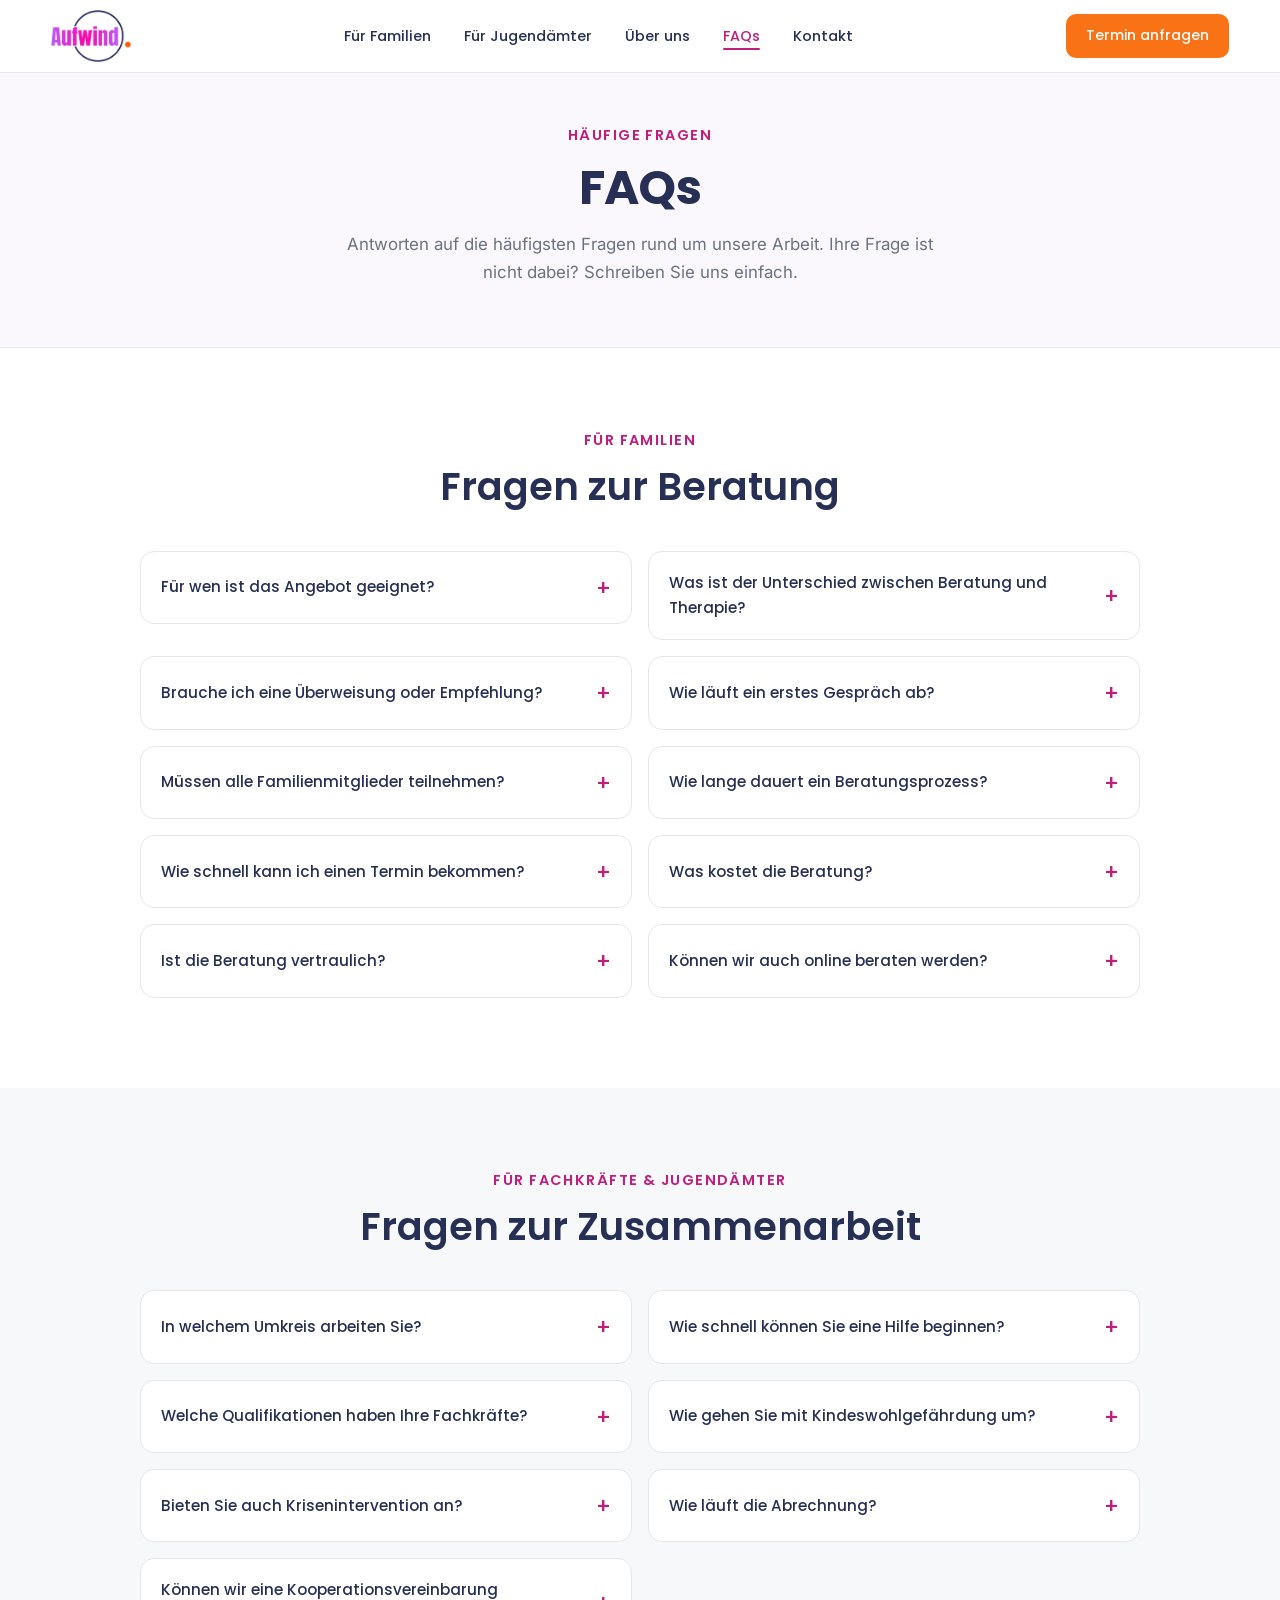
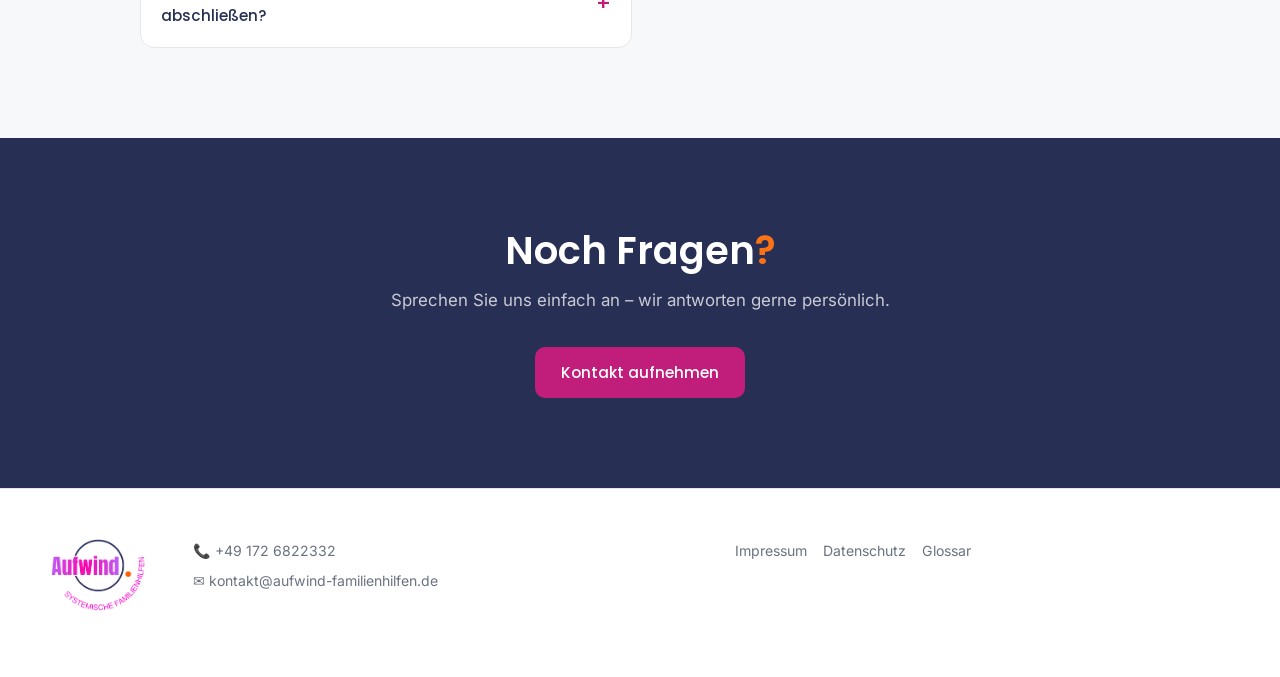
<file: faqs.html>
<!DOCTYPE html>
<html lang="de">
<head>
<meta charset="UTF-8">
  <meta http-equiv="X-Frame-Options" content="DENY">
  <meta http-equiv="Content-Security-Policy" content="default-src 'self'; style-src 'self' 'unsafe-inline'; font-src 'self'; img-src 'self' data:; script-src 'self' 'unsafe-inline'; connect-src 'self'; frame-ancestors 'none'; base-uri 'self';">
  <meta name="referrer" content="strict-origin-when-cross-origin">
  <meta http-equiv="Permissions-Policy" content="camera=(), microphone=(), geolocation=()">
  <meta name="viewport" content="width=device-width, initial-scale=1.0">
<title>FAQs zur Familienberatung in Ostholstein | Aufwind</title>
<meta name="description" content="Häufig gestellte Fragen zur systemischen Familienberatung und Familienhilfe in Ostholstein – zu Ablauf, Kosten, Zugang und mehr.">
<link rel="icon" type="image/png" sizes="32x32" href="logo_kurz.png">
<link rel="icon" type="image/png" sizes="16x16" href="logo_kurz.png">
<link rel="apple-touch-icon" href="logo_kurz.png">
<link rel="stylesheet" href="style.css?v=2">
<link rel="canonical" href="https://aufwind-familienhilfen.de/faqs.html">
<meta property="og:type" content="website">
<meta property="og:locale" content="de_DE">
<meta property="og:site_name" content="Aufwind – Systemische Familienhilfen">
<meta property="og:url" content="https://aufwind-familienhilfen.de/faqs.html">
<meta property="og:title" content="FAQs zur Familienberatung in Ostholstein | Aufwind">
<meta property="og:description" content="Häufig gestellte Fragen zur systemischen Familienberatung und Familienhilfe in Ostholstein – zu Ablauf, Kosten, Zugang und mehr.">
<meta property="og:image" content="https://aufwind-familienhilfen.de/aufwind.png">
<meta name="twitter:card" content="summary_large_image">
<meta name="twitter:title" content="FAQs zur Familienberatung in Ostholstein | Aufwind">
<meta name="twitter:description" content="Häufig gestellte Fragen zur systemischen Familienberatung und Familienhilfe in Ostholstein – zu Ablauf, Kosten, Zugang und mehr.">
<meta name="twitter:image" content="https://aufwind-familienhilfen.de/aufwind.png">
</head>
<body>
  <a class="skip-link" href="#main-content">Zum Hauptinhalt springen</a>

<!-- HEADER / NAV -->
<header class="header">
  <div class="container nav-inner">
    <div class="logo">
      <a href="index.html">
        <img src="logo_kurz.png" alt="Aufwind – Systemische Familienhilfen" class="logo-img">
      </a>
    </div>
    <nav class="main-nav" id="main-nav">
      <a href="familien.html">Für Familien</a>
      <a href="jugendaemter.html">Für Jugendämter</a>
      <a href="ueber-uns.html">Über uns</a>
      <a href="faqs.html" class="nav-active">FAQs</a>
      <a href="kontakt.html">Kontakt</a>
    </nav>
    <a href="kontakt.html" class="btn btn-orange nav-cta">Termin anfragen</a>
    <button class="burger" aria-label="Menü öffnen" aria-expanded="false" aria-controls="main-nav">
      <span></span><span></span><span></span>
    </button>
  </div>
</header>

<main id="main-content">

<!-- PAGE HERO -->
<section class="page-hero page-hero-compact">
  <div class="container narrow-center">
    <p class="eyebrow">HÄUFIGE FRAGEN</p>
    <h1 class="page-hero-h1">FAQs</h1>
    <p class="page-hero-sub">Antworten auf die häufigsten Fragen rund um unsere Arbeit. Ihre Frage ist nicht dabei? Schreiben Sie uns einfach.</p>
  </div>
</section>

<!-- FAQ: FÜR FAMILIEN -->
<section class="section-faq" style="background:#fff;">
  <div class="container">
    <p class="section-eyebrow center-text">FÜR FAMILIEN</p>
    <h2 class="center-text faq-heading">Fragen zur Beratung</h2>
    <div class="faq-grid">

      <details class="faq-item">
        <summary>Für wen ist das Angebot geeignet?</summary>
        <p>Unsere Angebote richten sich an Familien, Kinder und Jugendliche in belastenden Lebenssituationen sowie an Jugendämter und Institutionen, die professionelle Unterstützung im Rahmen der Hilfen zur Erziehung suchen.</p>
      </details>

      <details class="faq-item">
        <summary>Was ist der Unterschied zwischen Beratung und Therapie?</summary>
        <p>Beratung zielt auf konkrete Themen, Situationen und Lösungsstrategien im Alltag ab. Psychotherapie behandelt klinische Störungsbilder und erfordert eine Approbation. Systemische Familienberatung bewegt sich an der Schnittstelle: Sie ist tiefgründig und lösungsorientiert, aber kein Ersatz für psychiatrische oder psychotherapeutische Behandlung. Wir bieten keine Heilbehandlung an.</p>
      </details>

      <details class="faq-item">
        <summary>Brauche ich eine Überweisung oder Empfehlung?</summary>
        <p>Nein. Sie können uns direkt kontaktieren – ganz ohne Überweisung oder formelle Empfehlung. Ein erstes, unverbindliches Gespräch genügt, um zu klären, ob wir die richtigen Ansprechpartner:innen für Ihre Situation sind.</p>
      </details>

      <details class="faq-item">
        <summary>Wie läuft ein erstes Gespräch ab?</summary>
        <p>Das Erstgespräch dient dem gegenseitigen Kennenlernen und dem Verstehen Ihrer Situation. Es ist unverbindlich, vertraulich und findet in einem geschützten Rahmen statt – entweder bei uns, bei Ihnen zu Hause oder online.</p>
      </details>

      <details class="faq-item">
        <summary>Müssen alle Familienmitglieder teilnehmen?</summary>
        <p>Nein. Wir arbeiten flexibel – mit Einzelpersonen, Elternpaaren oder der ganzen Familie, je nach Thema und Situation. Oft beginnen wir mit Elterngesprächen und beziehen Kinder nach Absprache ein.</p>
      </details>

      <details class="faq-item">
        <summary>Wie lange dauert ein Beratungsprozess?</summary>
        <p>Das hängt stark vom Thema und Ihren Zielen ab. Manche Anliegen klären sich in 3–5 Gesprächen, andere begleiten wir über mehrere Monate. Wir legen gemeinsam fest, was passt – und überprüfen das regelmäßig.</p>
      </details>

      <details class="faq-item">
        <summary>Wie schnell kann ich einen Termin bekommen?</summary>
        <p>Wir bemühen uns, zeitnah auf Ihre Anfrage zu reagieren. In der Regel melden wir uns innerhalb von 1–2 Werktagen bei Ihnen, um einen ersten Gesprächstermin zu vereinbaren.</p>
      </details>

      <details class="faq-item">
        <summary>Was kostet die Beratung?</summary>
        <div class="faq-pakete">
          <div class="faq-paket faq-paket--blue">
            <p class="faq-paket-name">Kostenfreier Erstkontakt</p>
            <p class="faq-paket-desc">In einem unverbindlichen Erstgespräch lernen wir uns kennen, klären Ihr Anliegen und besprechen, welche Form der Begleitung für Ihre Familie am sinnvollsten ist.</p>
          </div>
          <div class="faq-paket faq-paket--magenta">
            <p class="faq-paket-name">Jetzt Aufwind</p>
            <p class="faq-paket-preis">420 € <span>· 2 Sitzungen à 90 Minuten innerhalb von 4 Wochen</span></p>
            <p class="faq-paket-desc">Für Familien, die sich erste Orientierung, Entlastung und konkrete Lösungsansätze wünschen. In zwei intensiven Beratungsgesprächen arbeiten wir an Ihrem individuellen Anliegen und entwickeln gemeinsam umsetzbare Schritte für Ihren Familienalltag.</p>
          </div>
          <div class="faq-paket faq-paket--lila">
            <p class="faq-paket-name">Einzelberatung</p>
            <p class="faq-paket-desc">Auch einzelne Beratungstermine sind möglich – beispielsweise bei einem konkreten Anliegen oder zur Vertiefung nach dem Beratungspaket. Den passenden Umfang und das Honorar besprechen wir transparent im kostenfreien Erstkontakt.</p>
          </div>
          <div class="faq-paket faq-paket--orange">
            <p class="faq-paket-name">Weitere Begleitung</p>
            <p class="faq-paket-desc">Manche Familien benötigen nach dem Einstieg eine weiterführende Begleitung. In diesem Fall entwickeln wir gemeinsam ein individuelles Beratungskonzept, das sich an Ihrem Bedarf orientiert.</p>
          </div>
        </div>
      </details>


      <details class="faq-item">
        <summary>Ist die Beratung vertraulich?</summary>
        <p>Ja – Vertraulichkeit ist eine Grundvoraussetzung für unsere Arbeit. Alles, was Sie uns mitteilen, bleibt bei uns. Ausnahmen gelten nur bei akuter Gefahr für Leib und Leben – darüber informieren wir Sie transparent im Erstgespräch.</p>
      </details>

      <details class="faq-item">
        <summary>Können wir auch online beraten werden?</summary>
        <p>Ja, auf Wunsch bieten wir Gespräche auch per Videokonferenz an. Gerade für berufstätige Eltern oder Familien mit weiterem Anfahrtsweg kann das eine praktische Alternative sein.</p>
      </details>

    </div>
  </div>
</section>

<!-- FAQ: FACHKRAEFTE -->
<section class="section-faq">
  <div class="container">
    <p class="section-eyebrow center-text">FÜR FACHKRÄFTE &amp; JUGENDÄMTER</p>
    <h2 class="center-text faq-heading">Fragen zur Zusammenarbeit</h2>
    <div class="faq-grid">

      <details class="faq-item">
        <summary>In welchem Umkreis arbeiten Sie?</summary>
        <p>Wir sind primär im Raum Neustadt in Holstein + 30 km tätig. Bei Bedarf klären wir gerne im Einzelfall, ob eine Begleitung auch in angrenzenden Bereichen möglich ist. Sprechen Sie uns gerne direkt an.</p>
      </details>

      <details class="faq-item">
        <summary>Wie schnell können Sie eine Hilfe beginnen?</summary>
        <p>Das hängt von unseren aktuellen Kapazitäten ab. In der Regel können wir innerhalb von zwei bis vier Wochen nach Beauftragung mit der Hilfe beginnen. Bei Krisenlagen bemühen wir uns um schnellere Reaktion – bitte nehmen Sie direkt telefonisch Kontakt auf.</p>
      </details>

      <details class="faq-item">
        <summary>Welche Qualifikationen haben Ihre Fachkräfte?</summary>
        <p>Unsere Fachkräfte verfügen über anerkannte sozialpädagogische oder systemische Zusatzqualifikationen. Alle arbeiten unter regelmäßiger Supervision. Details teilen wir auf Anfrage gerne mit.</p>
      </details>

      <details class="faq-item">
        <summary>Wie gehen Sie mit Kindeswohlgefährdung um?</summary>
        <p>Wir haben ein klares Schutzkonzept und handeln nach § 8a SGB VIII.</p>
      </details>

      <details class="faq-item">
        <summary>Bieten Sie auch Krisenintervention an?</summary>
        <p>Ja. In akuten Krisen im Rahmen laufender Hilfen reagieren wir zeitnah. Für neue Fälle mit akutem Krisenbedarf sprechen Sie uns bitte direkt telefonisch an - wir klären gemeinsam, wie wir helfen können.</p>
      </details>

      <details class="faq-item">
        <summary>Wie läuft die Abrechnung?</summary>
        <p>Die Abrechnung erfolgt auf Grundlage der vereinbarten Fachleistungsstunden bzw. der Leistungsbeschreibung gemäß Hilfeplan. Wir sind an den Abrechnungsmodalitäten Ihres Jugendamts orientiert und stimmen Details im Vorfeld transparent ab.</p>
      </details>

      <details class="faq-item">
        <summary>Können wir eine Kooperationsvereinbarung abschließen?</summary>
        <p>Ja. Wir sind offen für schriftliche Kooperationsvereinbarungen mit Jugendämtern und anderen Trägern. Sprechen Sie uns an - wir stimmen Rahmen und Details gerne individuell ab.</p>
      </details>

    </div>
  </div>
</section>

<!-- CTA -->
<section class="section-cta section-cta-navy">
  <div class="container narrow-center">
    <h2 class="cta-navy-heading">Noch Fragen<span style="color:var(--orange);">?</span></h2>
    <p class="cta-navy-sub">Sprechen Sie uns einfach an – wir antworten gerne persönlich.</p>
    <div class="cta-buttons">
      <a href="kontakt.html" class="btn btn-magenta">Kontakt aufnehmen</a>
    </div>
  </div>
</section>

</main>

<!-- FOOTER -->
<footer class="footer">
  <div class="container footer-inner">
    <div class="footer-brand">
      <div class="footer-logo">
        <img src="logo_aufwind.png" alt="Aufwind – Systemische Familienhilfen" class="footer-logo-img">
      </div>
    </div>    <div class="footer-contact">
      <p>📞 +49 172 6822332</p>
      <p>✉ kontakt@aufwind-familienhilfen.de</p>
    </div>
    <div class="footer-links">
      <a href="impressum.html">Impressum</a>
      <a href="datenschutz.html">Datenschutz</a>
      <a href="glossar.html">Glossar</a>
    </div>
  </div>
</footer>

<script>
  const burger = document.querySelector('.burger');
  const nav = document.querySelector('.main-nav');
  burger.addEventListener('click', () => {
    const isOpen = nav.classList.toggle('nav-open');
    burger.setAttribute('aria-expanded', isOpen);
    burger.classList.toggle('burger-open', isOpen);
  });
  document.addEventListener('click', (e) => {
    if (!nav.contains(e.target) && !burger.contains(e.target)) {
      nav.classList.remove('nav-open');
      burger.classList.remove('burger-open');
      burger.setAttribute('aria-expanded', 'false');
    }
  });
</script>

<!-- SCROLL TO TOP -->
<button class="scroll-top" id="scrollTop" aria-label="Nach oben" title="Nach oben">
  <svg aria-hidden="true" width="20" height="20" fill="none" stroke="currentColor" stroke-width="2.2" viewBox="0 0 24 24"><polyline points="18 15 12 9 6 15"/></svg>
</button>

<script>
  const scrollBtn = document.getElementById('scrollTop');
  window.addEventListener('scroll', () => {
    scrollBtn.classList.toggle('scroll-top-visible', window.scrollY > 300);
  });
  scrollBtn.addEventListener('click', () => {
    window.scrollTo({ top: 0, behavior: 'smooth' });
  });
</script>

</body>
</html>
</file>
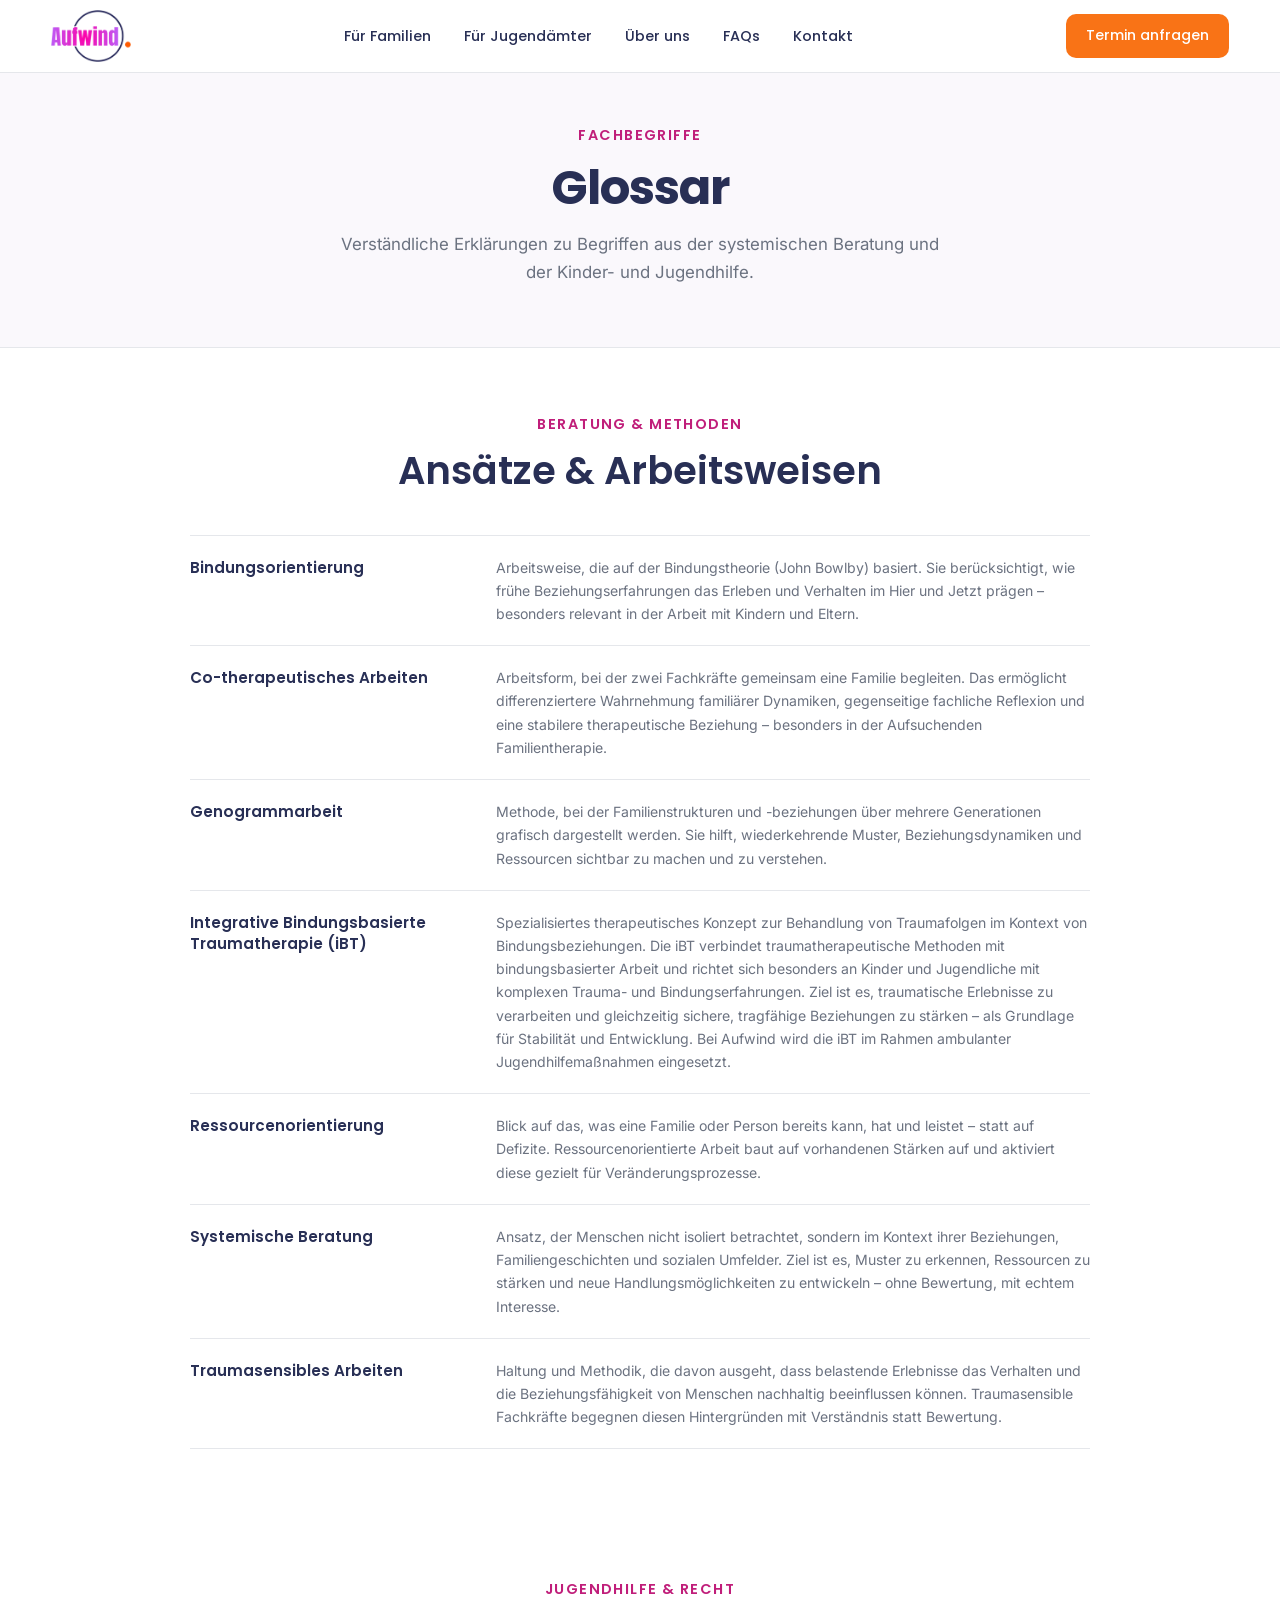
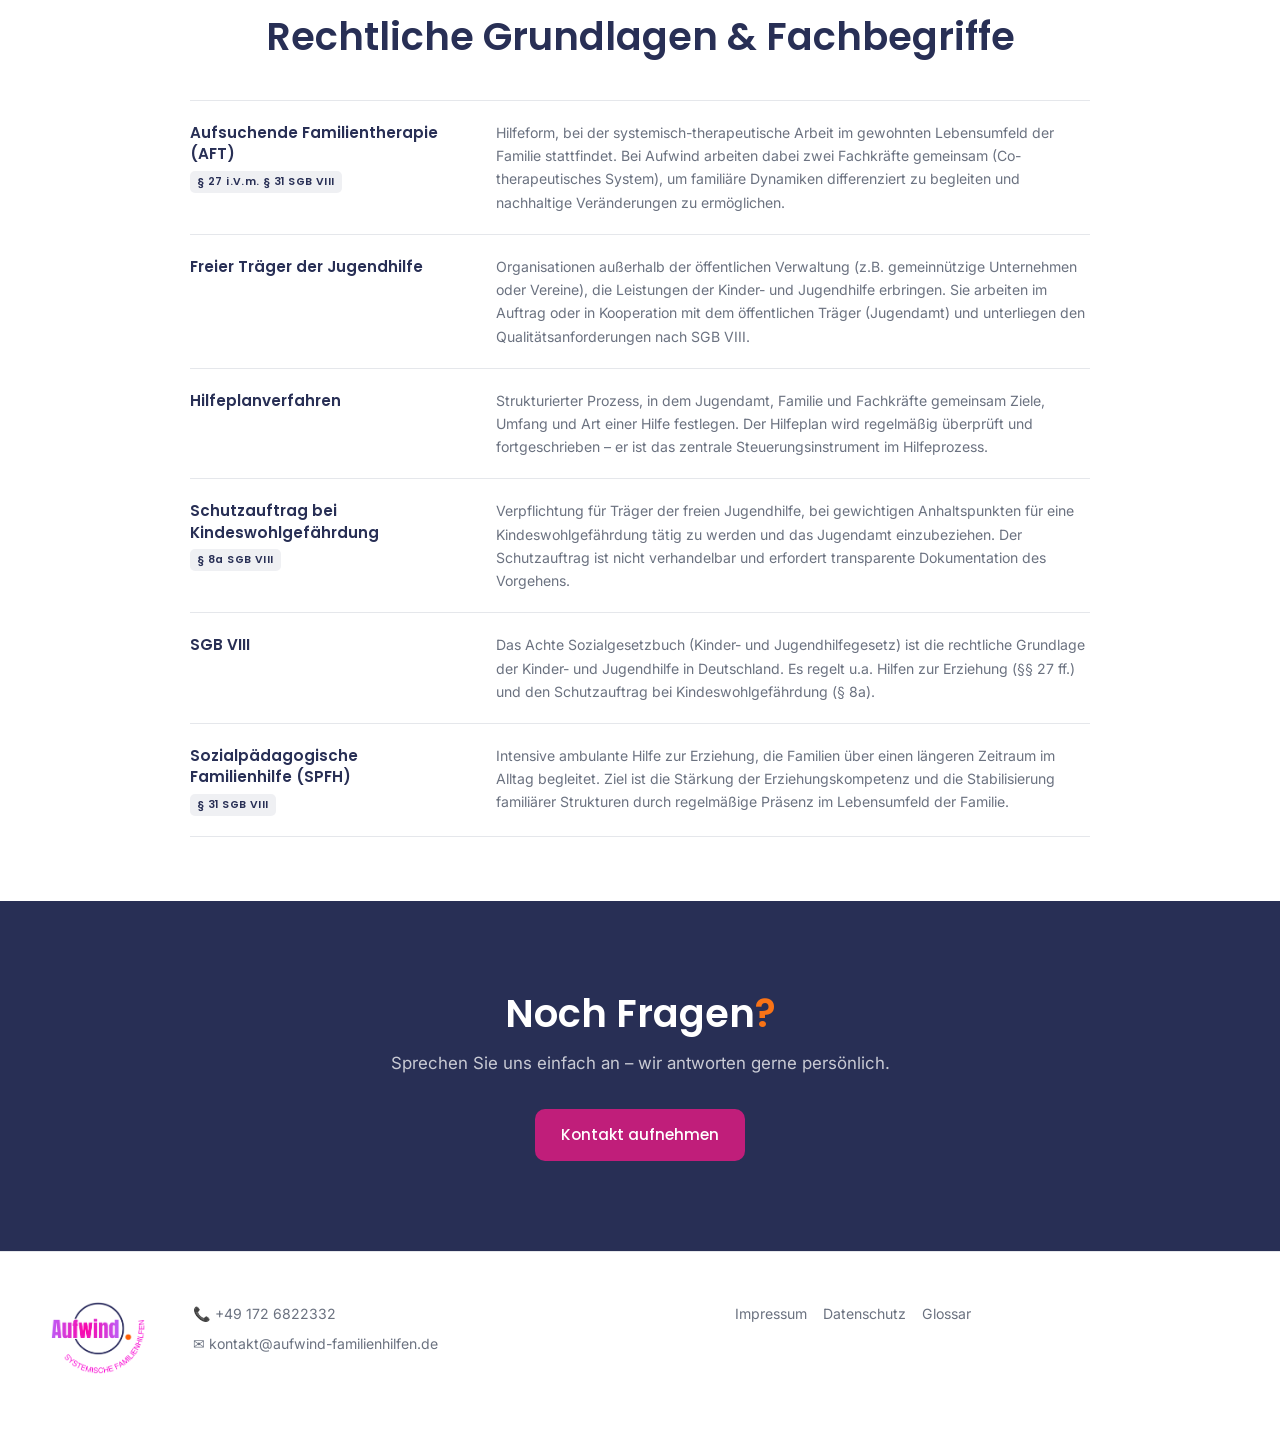
<file: glossar.html>
<!DOCTYPE html>
<html lang="de">
<head>
<meta charset="UTF-8">
  <meta http-equiv="X-Frame-Options" content="DENY">
  <meta http-equiv="Content-Security-Policy" content="default-src 'self'; style-src 'self' 'unsafe-inline'; font-src 'self'; img-src 'self' data:; script-src 'self' 'unsafe-inline'; connect-src 'self'; frame-ancestors 'none'; base-uri 'self';">
  <meta name="referrer" content="strict-origin-when-cross-origin">
  <meta http-equiv="Permissions-Policy" content="camera=(), microphone=(), geolocation=()">
  <meta name="viewport" content="width=device-width, initial-scale=1.0">
<title>Glossar – Fachbegriffe aus Beratung & Jugendhilfe | Aufwind</title>
<meta name="description" content="Verständliche Erklärungen zu Fachbegriffen aus der systemischen Beratung und der Kinder- und Jugendhilfe – von Bindungsorientierung bis § 8a SGB VIII.">
<link rel="icon" type="image/png" sizes="32x32" href="logo_kurz.png">
<link rel="icon" type="image/png" sizes="16x16" href="logo_kurz.png">
<link rel="apple-touch-icon" href="logo_kurz.png">
<link rel="stylesheet" href="style.css?v=2">
<style>
  .glossar-section { padding: 64px 0; }
  .glossar-list {
    max-width: 900px;
    margin: 40px auto 0;
  }
  .glossar-item {
    display: grid;
    grid-template-columns: 30% 1fr;
    gap: 0 36px;
    padding: 20px 0;
    border-bottom: 1px solid var(--gray-light);
    align-items: start;
  }
  .glossar-item:first-child { border-top: 1px solid var(--gray-light); }
  .glossar-term-row {
    display: flex;
    flex-direction: column;
    gap: 6px;
    padding-top: 1px;
  }
  .glossar-term {
    font-family: 'Poppins', sans-serif;
    font-size: 0.95rem;
    font-weight: 600;
    color: var(--navy);
    margin: 0;
    line-height: 1.4;
  }
  .glossar-badge {
    display: inline-block;
    font-family: 'Poppins', sans-serif;
    font-size: 0.67rem;
    font-weight: 600;
    letter-spacing: 0.04em;
    color: var(--navy);
    background: rgba(40,47,85,0.07);
    border-radius: 5px;
    padding: 2px 7px;
    white-space: nowrap;
    align-self: flex-start;
  }
  .glossar-def {
    font-size: 0.88rem;
    color: var(--text-light);
    line-height: 1.65;
    margin: 0;
    hyphens: auto;
    overflow-wrap: break-word;
  }
  .glossar-def a { color: var(--magenta); text-decoration: none; font-weight: 500; }
  .glossar-def a:hover { text-decoration: underline; }
  @media (max-width: 640px) {
    .glossar-item { grid-template-columns: 1fr; gap: 4px 0; }
  }
</style>
<link rel="canonical" href="https://aufwind-familienhilfen.de/glossar.html">
<meta property="og:type" content="website">
<meta property="og:locale" content="de_DE">
<meta property="og:site_name" content="Aufwind – Systemische Familienhilfen">
<meta property="og:url" content="https://aufwind-familienhilfen.de/glossar.html">
<meta property="og:title" content="Glossar – Fachbegriffe aus Beratung & Jugendhilfe | Aufwind">
<meta property="og:description" content="Verständliche Erklärungen zu Fachbegriffen aus der systemischen Beratung und der Kinder- und Jugendhilfe – von Bindungsorientierung bis § 8a SGB VIII.">
<meta property="og:image" content="https://aufwind-familienhilfen.de/aufwind.png">
<meta name="twitter:card" content="summary_large_image">
<meta name="twitter:title" content="Glossar – Fachbegriffe aus Beratung & Jugendhilfe | Aufwind">
<meta name="twitter:description" content="Verständliche Erklärungen zu Fachbegriffen aus der systemischen Beratung und der Kinder- und Jugendhilfe – von Bindungsorientierung bis § 8a SGB VIII.">
<meta name="twitter:image" content="https://aufwind-familienhilfen.de/aufwind.png">
</head>
<body>
  <a class="skip-link" href="#main-content">Zum Hauptinhalt springen</a>

<!-- HEADER / NAV -->
<header class="header">
  <div class="container nav-inner">
    <div class="logo">
      <a href="index.html">
        <img src="logo_kurz.png" alt="Aufwind – Systemische Familienhilfen" class="logo-img">
      </a>
    </div>
    <nav class="main-nav" id="main-nav">
      <a href="familien.html">Für Familien</a>
      <a href="jugendaemter.html">Für Jugendämter</a>
      <a href="ueber-uns.html">Über uns</a>
      <a href="faqs.html">FAQs</a>
      <a href="kontakt.html">Kontakt</a>
    </nav>
    <a href="kontakt.html" class="btn btn-orange nav-cta">Termin anfragen</a>
    <button class="burger" aria-label="Menü öffnen" aria-expanded="false" aria-controls="main-nav">
      <span></span><span></span><span></span>
    </button>
  </div>
</header>

<main id="main-content">

<!-- PAGE HERO -->
<section class="page-hero page-hero-compact">
  <div class="container narrow-center">
    <p class="eyebrow">FACHBEGRIFFE</p>
    <h1 class="page-hero-h1">Glossar</h1>
    <p class="page-hero-sub">Verständliche Erklärungen zu Begriffen aus der systemischen Beratung und der Kinder- und Jugendhilfe.</p>
  </div>
</section>

<!-- BERATUNG & METHODEN -->
<section class="glossar-section" style="background:#fff;">
  <div class="container">
    <p class="section-eyebrow center-text">BERATUNG &amp; METHODEN</p>
    <h2 class="center-text faq-heading">Ansätze &amp; Arbeitsweisen</h2>
    <div class="glossar-list">

      <div class="glossar-item">
        <div class="glossar-term-row"><h3 class="glossar-term">Bindungsorientierung</h3></div>
        <p class="glossar-def">Arbeitsweise, die auf der Bindungstheorie (John Bowlby) basiert. Sie berücksichtigt, wie frühe Beziehungserfahrungen das Erleben und Verhalten im Hier und Jetzt prägen – besonders relevant in der Arbeit mit Kindern und Eltern.</p>
      </div>

      <div class="glossar-item">
        <div class="glossar-term-row"><h3 class="glossar-term">Co-therapeutisches Arbeiten</h3></div>
        <p class="glossar-def">Arbeitsform, bei der zwei Fachkräfte gemeinsam eine Familie begleiten. Das ermöglicht differenziertere Wahrnehmung familiärer Dynamiken, gegenseitige fachliche Reflexion und eine stabilere therapeutische Beziehung – besonders in der Aufsuchenden Familientherapie.</p>
      </div>

      <div class="glossar-item">
        <div class="glossar-term-row"><h3 class="glossar-term">Genogrammarbeit</h3></div>
        <p class="glossar-def">Methode, bei der Familienstrukturen und -beziehungen über mehrere Generationen grafisch dargestellt werden. Sie hilft, wiederkehrende Muster, Beziehungsdynamiken und Ressourcen sichtbar zu machen und zu verstehen.</p>
      </div>

      <div class="glossar-item">
        <div class="glossar-term-row"><h3 class="glossar-term">Integrative Bindungsbasierte Traumatherapie (iBT)</h3></div>
        <p class="glossar-def">Spezialisiertes therapeutisches Konzept zur Behandlung von Traumafolgen im Kontext von Bindungsbeziehungen. Die iBT verbindet traumatherapeutische Methoden mit bindungsbasierter Arbeit und richtet sich besonders an Kinder und Jugendliche mit komplexen Trauma- und Bindungserfahrungen. Ziel ist es, traumatische Erlebnisse zu verarbeiten und gleichzeitig sichere, tragfähige Beziehungen zu stärken – als Grundlage für Stabilität und Entwicklung. Bei Aufwind wird die iBT im Rahmen ambulanter Jugendhilfemaßnahmen eingesetzt.</p>
      </div>

      <div class="glossar-item">
        <div class="glossar-term-row"><h3 class="glossar-term">Ressourcenorientierung</h3></div>
        <p class="glossar-def">Blick auf das, was eine Familie oder Person bereits kann, hat und leistet – statt auf Defizite. Ressourcenorientierte Arbeit baut auf vorhandenen Stärken auf und aktiviert diese gezielt für Veränderungsprozesse.</p>
      </div>

      <div class="glossar-item">
        <div class="glossar-term-row"><h3 class="glossar-term">Systemische Beratung</h3></div>
        <p class="glossar-def">Ansatz, der Menschen nicht isoliert betrachtet, sondern im Kontext ihrer Beziehungen, Familiengeschichten und sozialen Umfelder. Ziel ist es, Muster zu erkennen, Ressourcen zu stärken und neue Handlungsmöglichkeiten zu entwickeln – ohne Bewertung, mit echtem Interesse.</p>
      </div>

      <div class="glossar-item">
        <div class="glossar-term-row"><h3 class="glossar-term">Traumasensibles Arbeiten</h3></div>
        <p class="glossar-def">Haltung und Methodik, die davon ausgeht, dass belastende Erlebnisse das Verhalten und die Beziehungsfähigkeit von Menschen nachhaltig beeinflussen können. Traumasensible Fachkräfte begegnen diesen Hintergründen mit Verständnis statt Bewertung.</p>
      </div>

    </div>
  </div>
</section>

<!-- JUGENDHILFE & RECHT -->
<section class="glossar-section">
  <div class="container">
    <p class="section-eyebrow center-text">JUGENDHILFE &amp; RECHT</p>
    <h2 class="center-text faq-heading">Rechtliche Grundlagen &amp; Fachbegriffe</h2>
    <div class="glossar-list">

      <div class="glossar-item">
        <div class="glossar-term-row">
          <h3 class="glossar-term">Aufsuchende Familientherapie (AFT)</h3>
          <span class="glossar-badge">§ 27 i.V.m. § 31 SGB VIII</span>
        </div>
        <p class="glossar-def">Hilfeform, bei der systemisch-therapeutische Arbeit im gewohnten Lebensumfeld der Familie stattfindet. Bei Aufwind arbeiten dabei zwei Fachkräfte gemeinsam (Co-therapeutisches System), um familiäre Dynamiken differenziert zu begleiten und nachhaltige Veränderungen zu ermöglichen.</p>
      </div>

      <div class="glossar-item">
        <div class="glossar-term-row"><h3 class="glossar-term">Freier Träger der Jugendhilfe</h3></div>
        <p class="glossar-def">Organisationen außerhalb der öffentlichen Verwaltung (z.B. gemeinnützige Unternehmen oder Vereine), die Leistungen der Kinder- und Jugendhilfe erbringen. Sie arbeiten im Auftrag oder in Kooperation mit dem öffentlichen Träger (Jugendamt) und unterliegen den Qualitätsanforderungen nach SGB VIII.</p>
      </div>

      <div class="glossar-item">
        <div class="glossar-term-row"><h3 class="glossar-term">Hilfeplanverfahren</h3></div>
        <p class="glossar-def">Strukturierter Prozess, in dem Jugendamt, Familie und Fachkräfte gemeinsam Ziele, Umfang und Art einer Hilfe festlegen. Der Hilfeplan wird regelmäßig überprüft und fortgeschrieben – er ist das zentrale Steuerungsinstrument im Hilfeprozess.</p>
      </div>

      <div class="glossar-item">
        <div class="glossar-term-row">
          <h3 class="glossar-term">Schutzauftrag bei Kindeswohlgefährdung</h3>
          <span class="glossar-badge">§ 8a SGB VIII</span>
        </div>
        <p class="glossar-def">Verpflichtung für Träger der freien Jugendhilfe, bei gewichtigen Anhaltspunkten für eine Kindeswohlgefährdung tätig zu werden und das Jugendamt einzubeziehen. Der Schutzauftrag ist nicht verhandelbar und erfordert transparente Dokumentation des Vorgehens.</p>
      </div>

      <div class="glossar-item">
        <div class="glossar-term-row"><h3 class="glossar-term">SGB VIII</h3></div>
        <p class="glossar-def">Das Achte Sozialgesetzbuch (Kinder- und Jugendhilfegesetz) ist die rechtliche Grundlage der Kinder- und Jugendhilfe in Deutschland. Es regelt u.a. Hilfen zur Erziehung (§§ 27 ff.) und den Schutzauftrag bei Kindeswohlgefährdung (§ 8a).</p>
      </div>

      <div class="glossar-item">
        <div class="glossar-term-row">
          <h3 class="glossar-term">Sozialpädagogische Familienhilfe (SPFH)</h3>
          <span class="glossar-badge">§ 31 SGB VIII</span>
        </div>
        <p class="glossar-def">Intensive ambulante Hilfe zur Erziehung, die Familien über einen längeren Zeitraum im Alltag begleitet. Ziel ist die Stärkung der Erziehungskompetenz und die Stabilisierung familiärer Strukturen durch regelmäßige Präsenz im Lebensumfeld der Familie.</p>
      </div>

    </div>
  </div>
</section>

<!-- CTA -->
<section class="section-cta section-cta-navy">
  <div class="container narrow-center">
    <h2 class="cta-navy-heading">Noch Fragen<span style="color:var(--orange);">?</span></h2>
    <p class="cta-navy-sub">Sprechen Sie uns einfach an – wir antworten gerne persönlich.</p>
    <div class="cta-buttons">
      <a href="kontakt.html" class="btn btn-magenta">Kontakt aufnehmen</a>
    </div>
  </div>
</section>

</main>

<!-- FOOTER -->
<footer class="footer">
  <div class="container footer-inner">
    <div class="footer-brand">
      <div class="footer-logo">
        <img src="logo_aufwind.png" alt="Aufwind – Systemische Familienhilfen" class="footer-logo-img">
      </div>
    </div>    <div class="footer-contact">
      <p>📞 +49 172 6822332</p>
      <p>✉ kontakt@aufwind-familienhilfen.de</p>
    </div>
    <div class="footer-links">
      <a href="impressum.html">Impressum</a>
      <a href="datenschutz.html">Datenschutz</a>
      <a href="glossar.html">Glossar</a>
    </div>
  </div>
</footer>

<!-- SCROLL TO TOP -->
<button class="scroll-top" id="scrollTop" aria-label="Nach oben" title="Nach oben">
  <svg aria-hidden="true" width="20" height="20" fill="none" stroke="currentColor" stroke-width="2.2" viewBox="0 0 24 24"><polyline points="18 15 12 9 6 15"/></svg>
</button>

<script>
  const burger = document.querySelector('.burger');
  const nav = document.querySelector('.main-nav');
  burger.addEventListener('click', () => {
    const isOpen = nav.classList.toggle('nav-open');
    burger.setAttribute('aria-expanded', isOpen);
    burger.classList.toggle('burger-open', isOpen);
  });
  document.addEventListener('click', (e) => {
    if (!nav.contains(e.target) && !burger.contains(e.target)) {
      nav.classList.remove('nav-open');
      burger.classList.remove('burger-open');
      burger.setAttribute('aria-expanded', 'false');
    }
  });
  const scrollBtn = document.getElementById('scrollTop');
  window.addEventListener('scroll', () => {
    scrollBtn.classList.toggle('scroll-top-visible', window.scrollY > 300);
  });
  scrollBtn.addEventListener('click', () => {
    window.scrollTo({ top: 0, behavior: 'smooth' });
  });
</script>

</body>
</html>
</file>
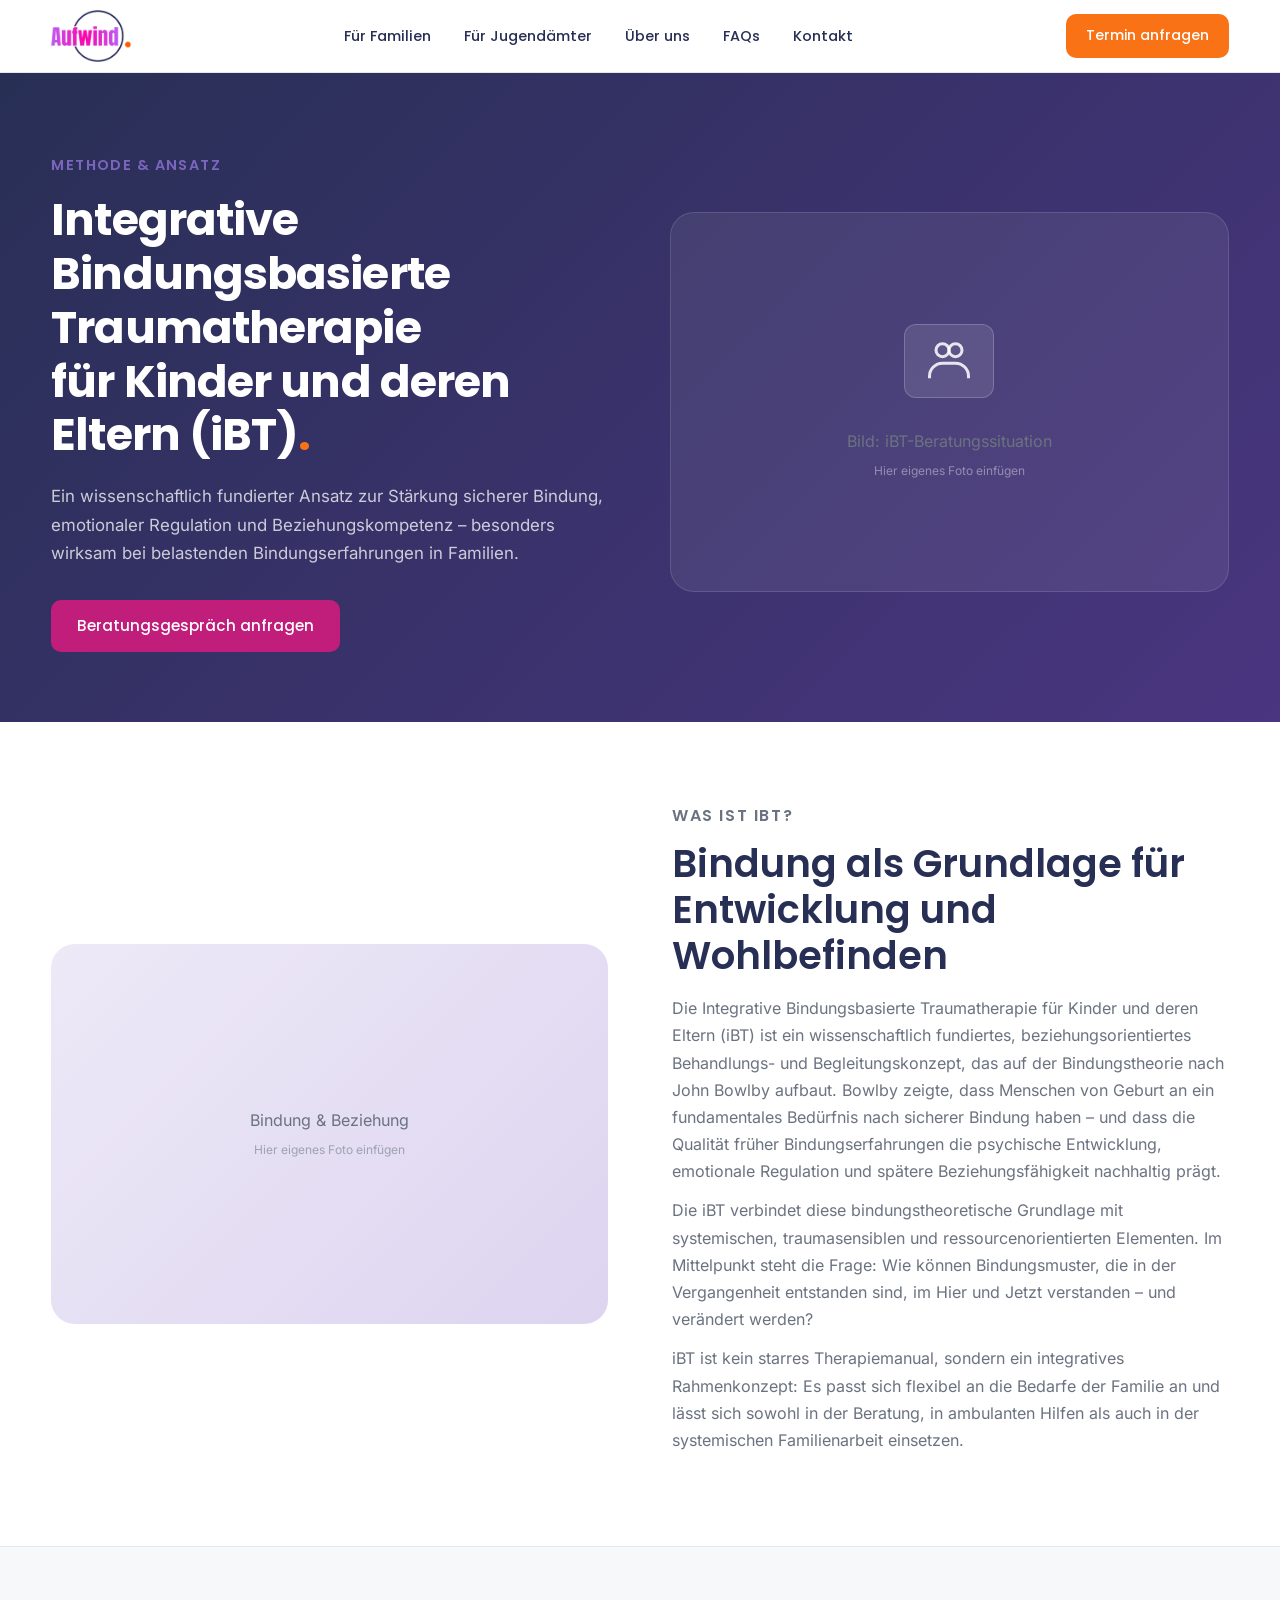
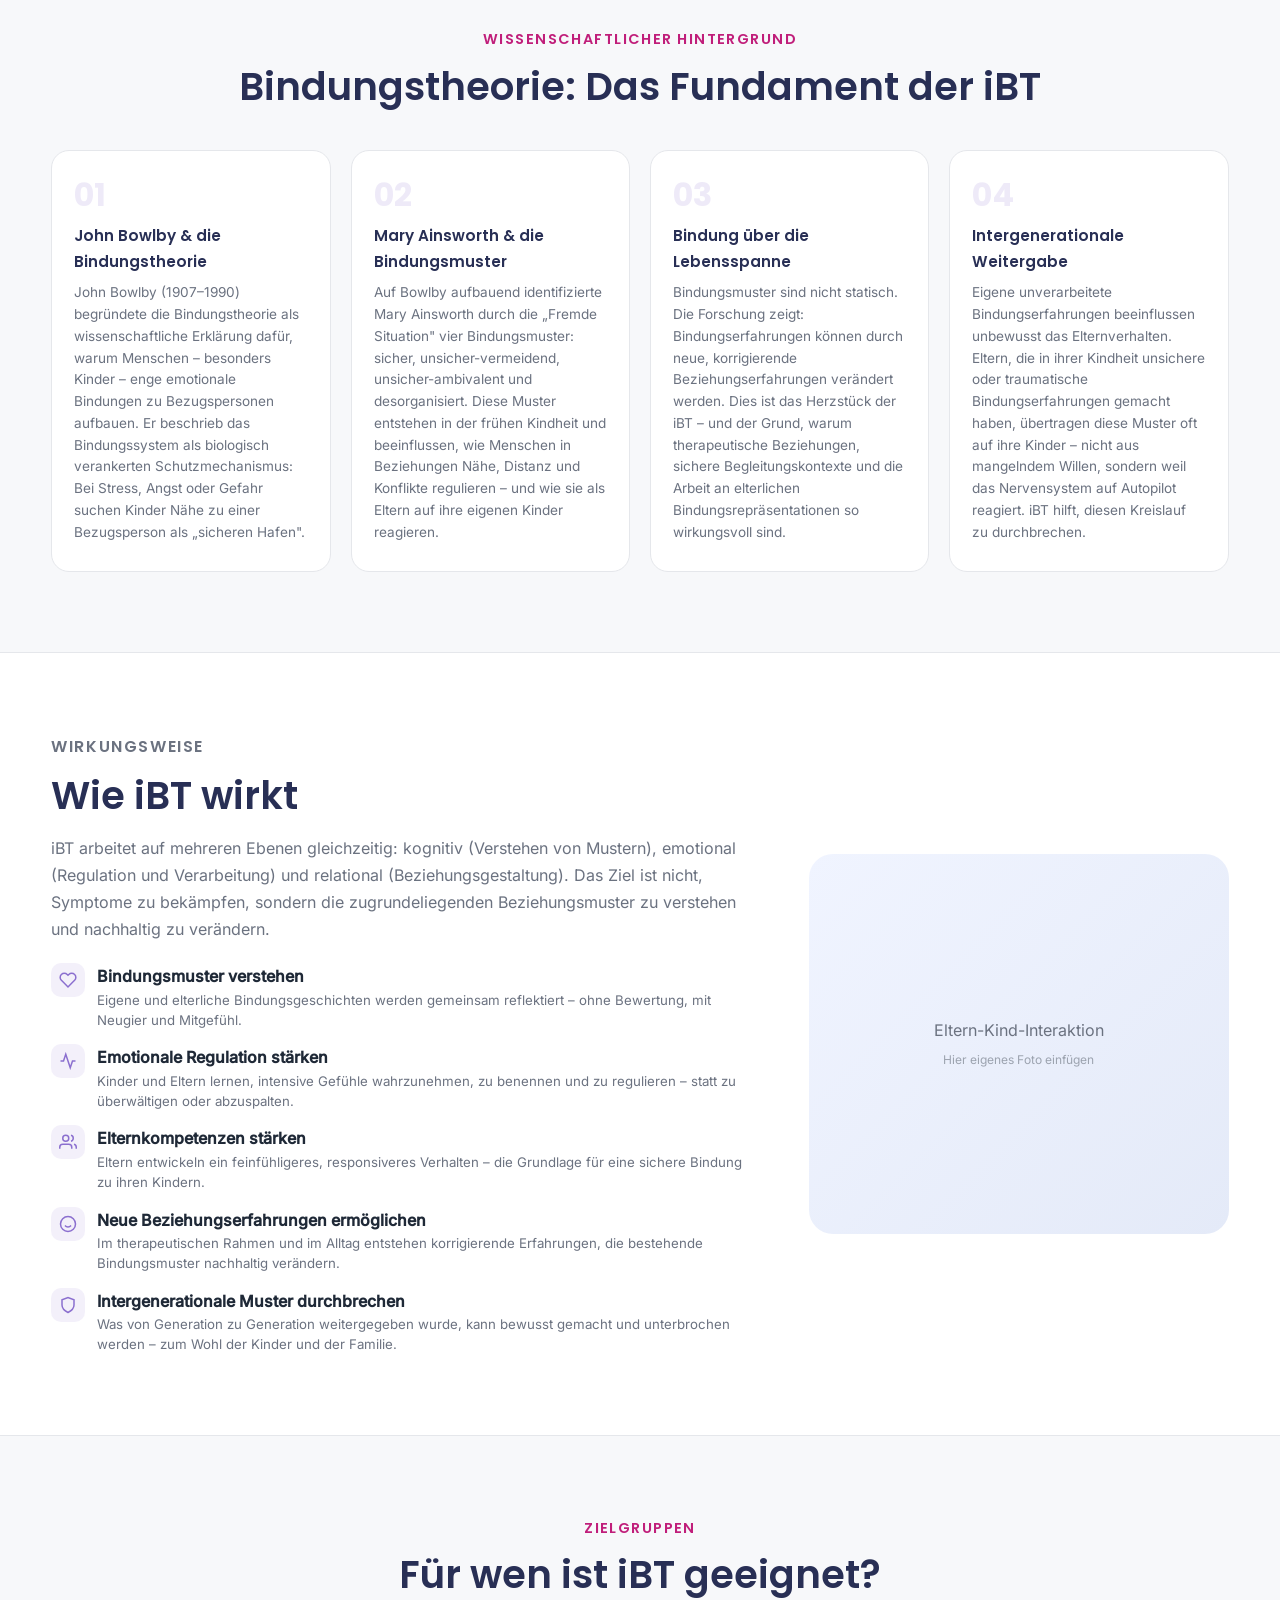
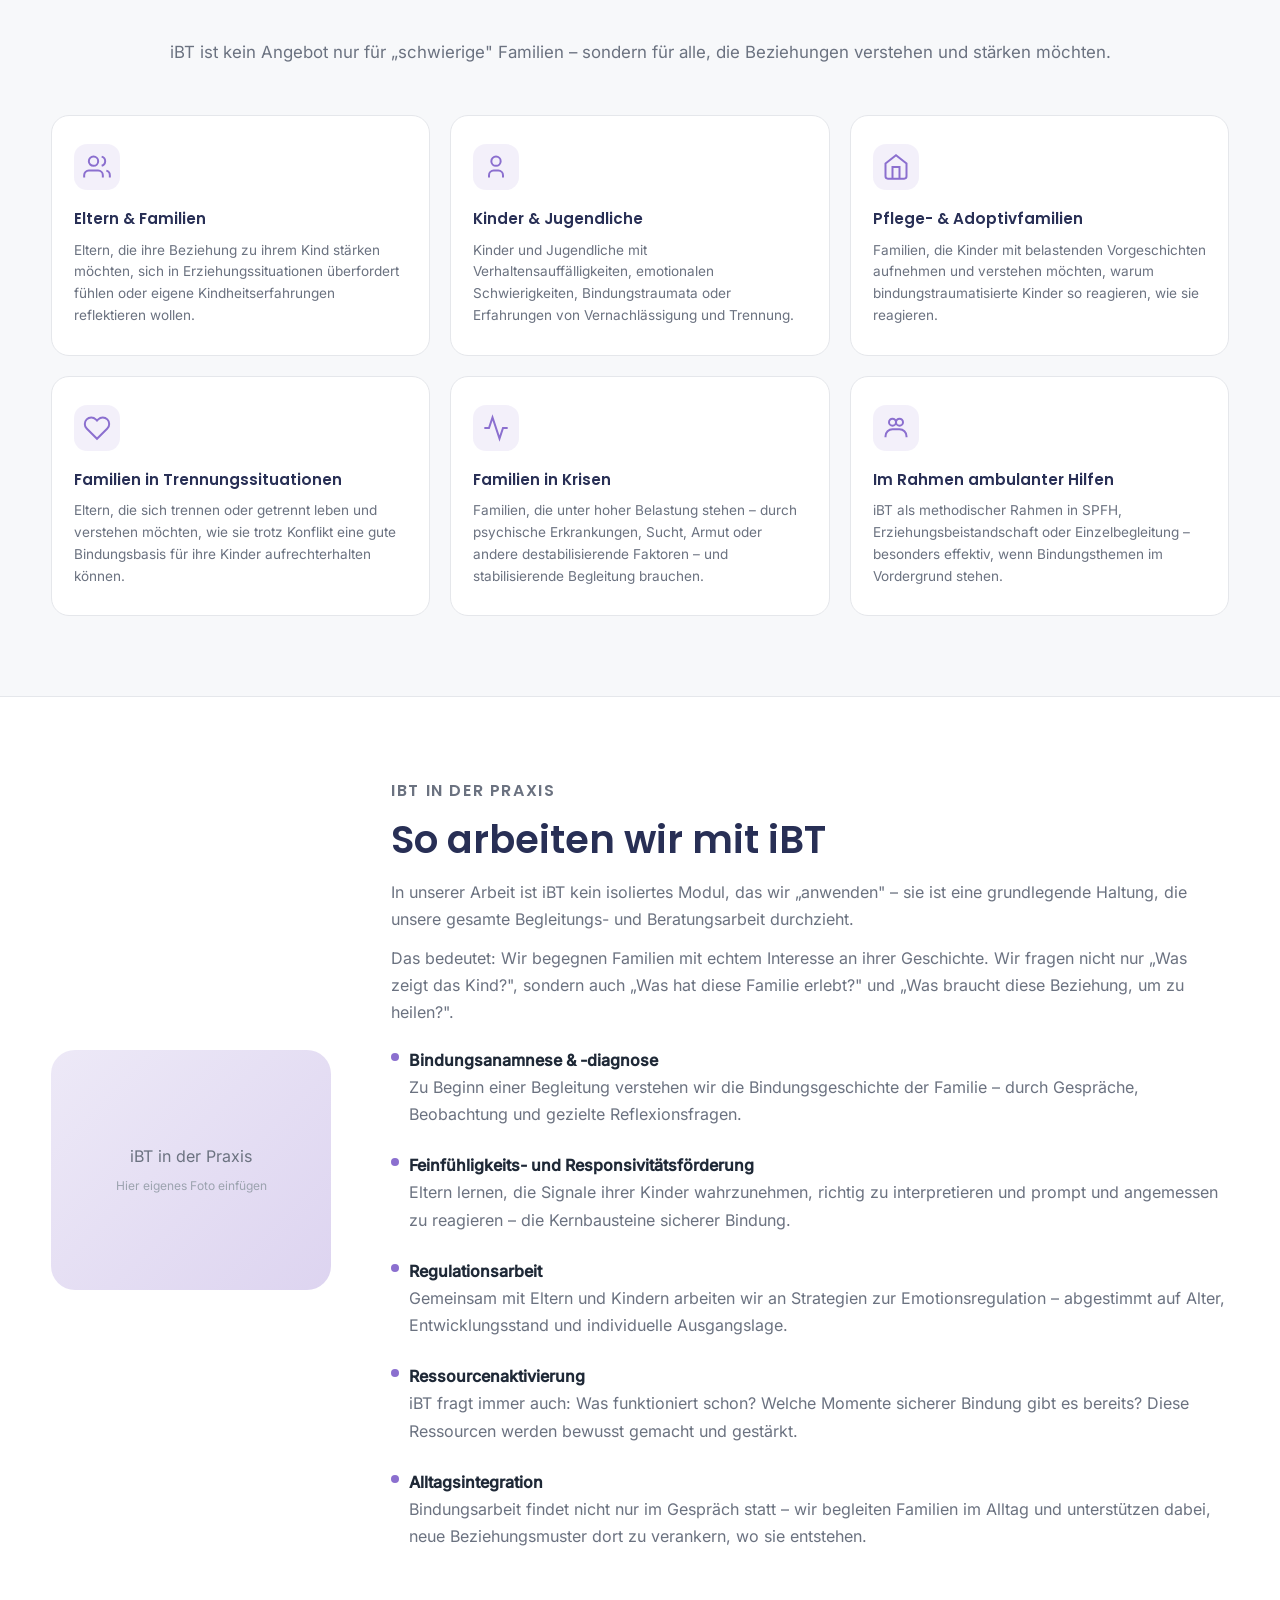
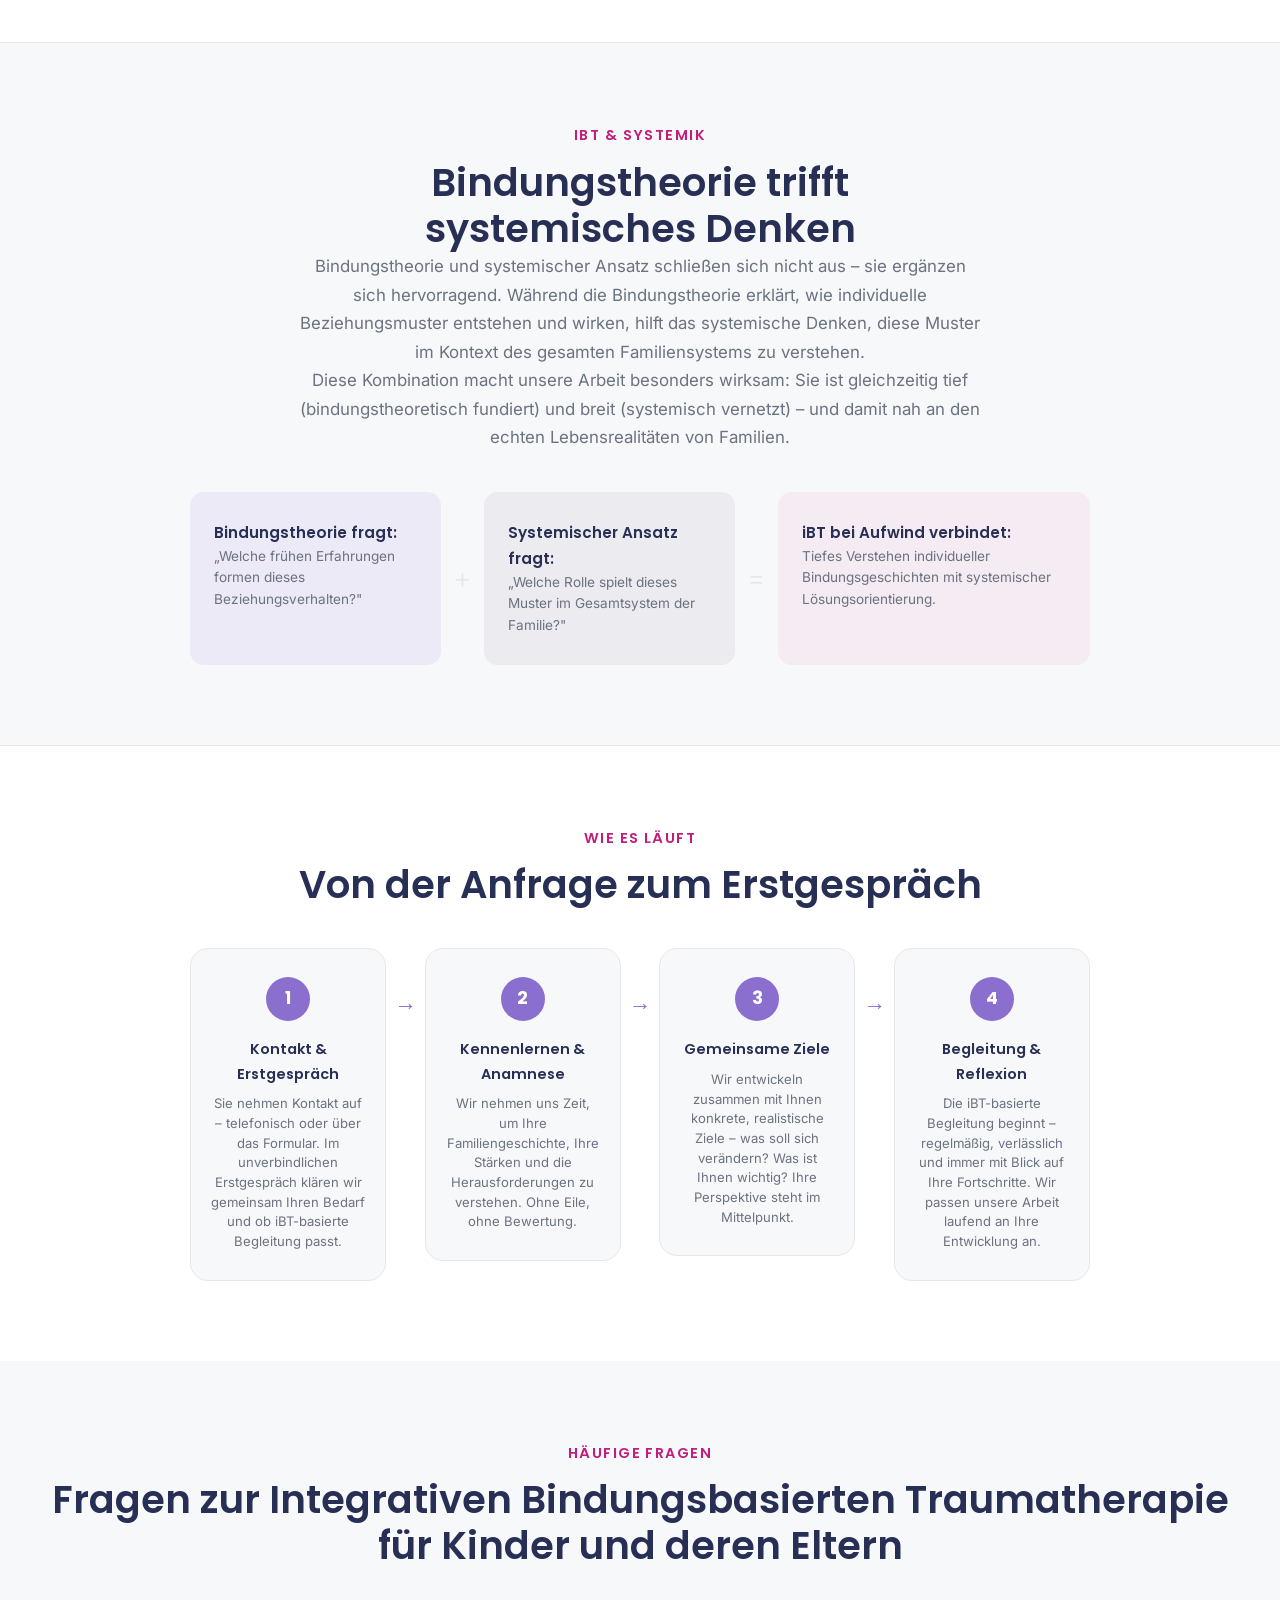
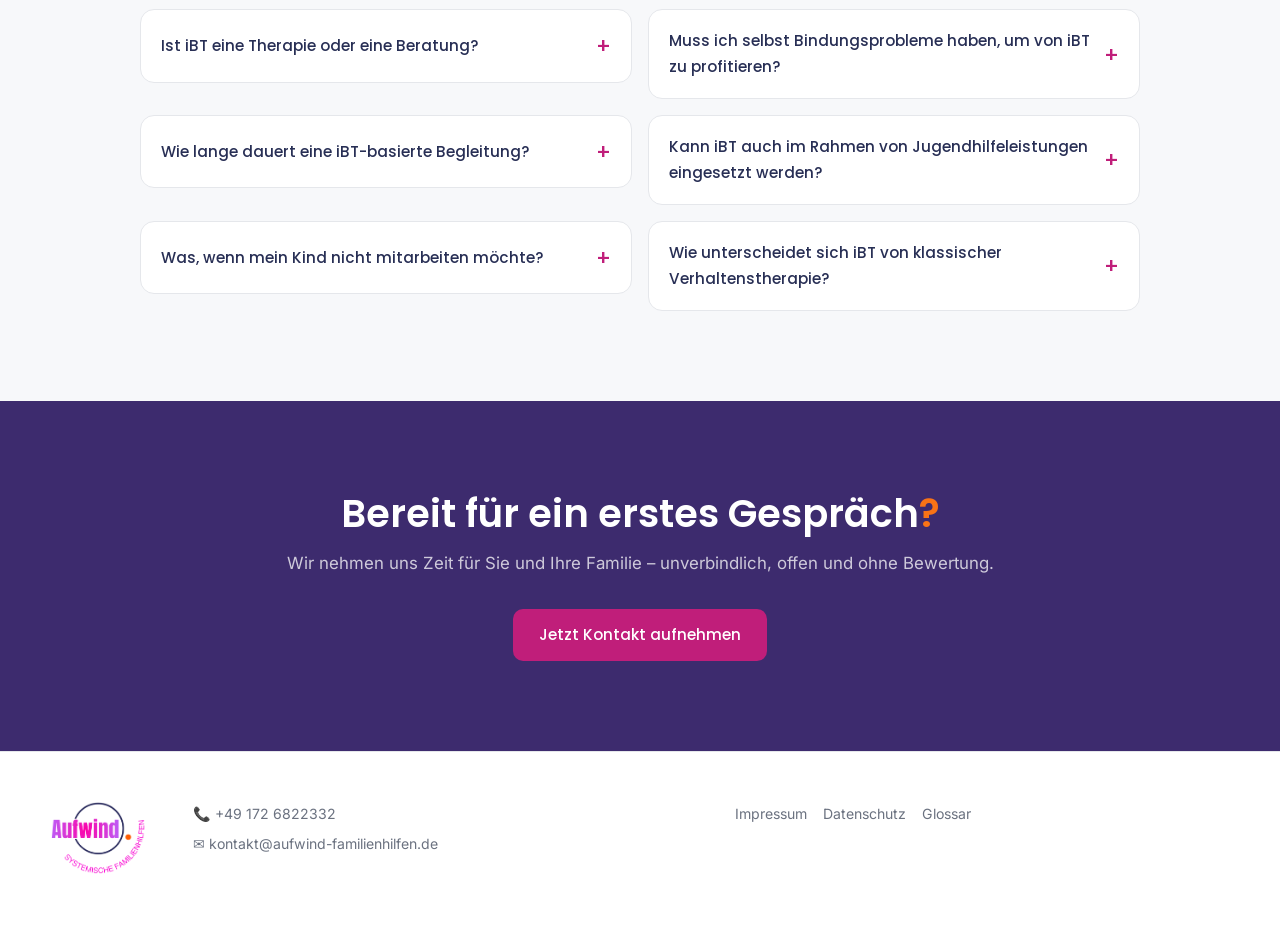
<file: ibt.html>
<!DOCTYPE html>
<html lang="de">
<head>
<meta charset="UTF-8">
  <meta http-equiv="X-Frame-Options" content="DENY">
  <meta http-equiv="Content-Security-Policy" content="default-src 'self'; style-src 'self' 'unsafe-inline'; font-src 'self'; img-src 'self' data:; script-src 'self' 'unsafe-inline'; connect-src 'self'; frame-ancestors 'none'; base-uri 'self';">
  <meta name="referrer" content="strict-origin-when-cross-origin">
  <meta http-equiv="Permissions-Policy" content="camera=(), microphone=(), geolocation=()">
  <meta name="viewport" content="width=device-width, initial-scale=1.0">
<title>Integrative Bindungsbasierte Traumatherapie für Kinder und deren Eltern (iBT) – Bindungsorientierte Familienberatung | Aufwind</title>
<meta name="description" content="Was ist Integrative Bindungsbasierte Traumatherapie für Kinder und deren Eltern (iBT)? Wissenschaftlich fundiert, bindungsorientiert, systemisch: iBT stärkt sichere Bindung, Regulation und Beziehungskompetenz in Familien.">
<link rel="icon" type="image/png" sizes="32x32" href="logo_kurz.png">
<link rel="icon" type="image/png" sizes="16x16" href="logo_kurz.png">
<link rel="apple-touch-icon" href="logo_kurz.png">
<link rel="stylesheet" href="style.css">
<link rel="canonical" href="https://aufwind-familienhilfen.de/ibt.html">
<meta property="og:type" content="website">
<meta property="og:locale" content="de_DE">
<meta property="og:site_name" content="Aufwind – Systemische Familienhilfen">
<meta property="og:url" content="https://aufwind-familienhilfen.de/ibt.html">
<meta property="og:title" content="Integrative Bindungsbasierte Traumatherapie (iBT) | Aufwind">
<meta property="og:description" content="Was ist Integrative Bindungsbasierte Traumatherapie für Kinder und deren Eltern (iBT)? Wissenschaftlich fundiert, bindungsorientiert, systemisch.">
<meta property="og:image" content="https://aufwind-familienhilfen.de/aufwind.png">
<meta name="twitter:card" content="summary_large_image">
<meta name="twitter:title" content="Integrative Bindungsbasierte Traumatherapie (iBT) | Aufwind">
<meta name="twitter:description" content="Was ist Integrative Bindungsbasierte Traumatherapie für Kinder und deren Eltern (iBT)? Wissenschaftlich fundiert, bindungsorientiert, systemisch.">
<meta name="twitter:image" content="https://aufwind-familienhilfen.de/aufwind.png">
</head>
<body>
  <a class="skip-link" href="#main-content">Zum Hauptinhalt springen</a>

<!-- HEADER / NAV -->
<header class="header">
  <div class="container nav-inner">
    <div class="logo">
      <a href="index.html">
        <img src="logo_kurz.png" alt="Aufwind – Systemische Familienhilfen" class="logo-img">
      </a>
    </div>
    <nav class="main-nav" id="main-nav">
      <a href="familien.html">Für Familien</a>
      <a href="jugendaemter.html">Für Jugendämter</a>
      <a href="ueber-uns.html">Über uns</a>
      <a href="faqs.html">FAQs</a>
      <a href="kontakt.html">Kontakt</a>
    </nav>
    <a href="kontakt.html" class="btn btn-orange nav-cta">Termin anfragen</a>
    <button class="burger" aria-label="Menü öffnen" aria-expanded="false" aria-controls="main-nav">
      <span></span><span></span><span></span>
    </button>
  </div>
</header>

<main id="main-content">

<!-- HERO -->
<section class="ibt-page-hero">
  <div class="container ibt-hero-layout">
    <div class="ibt-hero-text">
      <p class="eyebrow" style="color:rgba(139,111,207,0.85);">METHODE &amp; ANSATZ</p>
      <h1 class="ibt-hero-h1">Integrative Bindungsbasierte Traumatherapie<br><em style="font-style:normal;">für Kinder und deren Eltern (iBT)</em><span style="color:var(--orange);">.</span></h1>
      <p class="ibt-hero-sub">
        Ein wissenschaftlich fundierter Ansatz zur Stärkung sicherer Bindung, emotionaler Regulation und Beziehungskompetenz – besonders wirksam bei belastenden Bindungserfahrungen in Familien.
      </p>
      <div class="hero-buttons">
        <a href="kontakt.html" class="btn btn-magenta">Beratungsgespräch anfragen</a>
      </div>
    </div>
    <div class="ibt-hero-visual">
      <div class="ibt-hero-img-placeholder">
        <div class="ibt-hero-icon">
          <svg aria-hidden="true" width="52" height="52" fill="none" stroke="currentColor" stroke-width="1.4" viewBox="0 0 24 24">
            <circle cx="9" cy="7" r="3"/><circle cx="15" cy="7" r="3"/>
            <path d="M3 20v-1a6 6 0 016-6h6a6 6 0 016 6v1"/>
          </svg>
        </div>
        <p>Bild: iBT-Beratungssituation</p>
        <small>Hier eigenes Foto einfügen</small>
      </div>
    </div>
  </div>
</section>

<!-- WAS IST iBT -->
<section class="section-ibt-was" id="was-ist-ibt">
  <div class="container ibt-was-layout">
    <div class="ibt-was-img">
      <div class="ibt-img-block">
        <p>Bindung &amp; Beziehung</p>
        <small>Hier eigenes Foto einfügen</small>
      </div>
    </div>
    <div class="ibt-was-text">
      <p class="section-eyebrow">WAS IST IBT?</p>
      <h2>Bindung als Grundlage für Entwicklung und Wohlbefinden</h2>
      <p>
        Die Integrative Bindungsbasierte Traumatherapie für Kinder und deren Eltern (iBT) ist ein wissenschaftlich fundiertes, beziehungsorientiertes Behandlungs- und Begleitungskonzept, das auf der Bindungstheorie nach John Bowlby aufbaut. Bowlby zeigte, dass Menschen von Geburt an ein fundamentales Bedürfnis nach sicherer Bindung haben – und dass die Qualität früher Bindungserfahrungen die psychische Entwicklung, emotionale Regulation und spätere Beziehungsfähigkeit nachhaltig prägt.
      </p>
      <p>
        Die iBT verbindet diese bindungstheoretische Grundlage mit systemischen, traumasensiblen und ressourcenorientierten Elementen. Im Mittelpunkt steht die Frage: Wie können Bindungsmuster, die in der Vergangenheit entstanden sind, im Hier und Jetzt verstanden – und verändert werden?
      </p>
      <p>
        iBT ist kein starres Therapiemanual, sondern ein integratives Rahmenkonzept: Es passt sich flexibel an die Bedarfe der Familie an und lässt sich sowohl in der Beratung, in ambulanten Hilfen als auch in der systemischen Familienarbeit einsetzen.
      </p>
    </div>
  </div>
</section>

<!-- BINDUNGSTHEORIE FUNDAMENT -->
<section class="section-ibt-theorie">
  <div class="container">
    <p class="section-eyebrow center-text">WISSENSCHAFTLICHER HINTERGRUND</p>
    <h2 class="center-text ibt-theorie-heading">Bindungstheorie: Das Fundament der iBT</h2>
    <div class="theorie-grid">

      <div class="theorie-card">
        <div class="theorie-nr">01</div>
        <h3>John Bowlby &amp; die Bindungstheorie</h3>
        <p>John Bowlby (1907–1990) begründete die Bindungstheorie als wissenschaftliche Erklärung dafür, warum Menschen – besonders Kinder – enge emotionale Bindungen zu Bezugspersonen aufbauen. Er beschrieb das Bindungssystem als biologisch verankerten Schutzmechanismus: Bei Stress, Angst oder Gefahr suchen Kinder Nähe zu einer Bezugsperson als „sicheren Hafen".</p>
      </div>

      <div class="theorie-card">
        <div class="theorie-nr">02</div>
        <h3>Mary Ainsworth &amp; die Bindungsmuster</h3>
        <p>Auf Bowlby aufbauend identifizierte Mary Ainsworth durch die „Fremde Situation" vier Bindungsmuster: sicher, unsicher-vermeidend, unsicher-ambivalent und desorganisiert. Diese Muster entstehen in der frühen Kindheit und beeinflussen, wie Menschen in Beziehungen Nähe, Distanz und Konflikte regulieren – und wie sie als Eltern auf ihre eigenen Kinder reagieren.</p>
      </div>

      <div class="theorie-card">
        <div class="theorie-nr">03</div>
        <h3>Bindung über die Lebensspanne</h3>
        <p>Bindungsmuster sind nicht statisch. Die Forschung zeigt: Bindungserfahrungen können durch neue, korrigierende Beziehungserfahrungen verändert werden. Dies ist das Herzstück der iBT – und der Grund, warum therapeutische Beziehungen, sichere Begleitungskontexte und die Arbeit an elterlichen Bindungsrepräsentationen so wirkungsvoll sind.</p>
      </div>

      <div class="theorie-card">
        <div class="theorie-nr">04</div>
        <h3>Intergenerationale Weitergabe</h3>
        <p>Eigene unverarbeitete Bindungserfahrungen beeinflussen unbewusst das Elternverhalten. Eltern, die in ihrer Kindheit unsichere oder traumatische Bindungserfahrungen gemacht haben, übertragen diese Muster oft auf ihre Kinder – nicht aus mangelndem Willen, sondern weil das Nervensystem auf Autopilot reagiert. iBT hilft, diesen Kreislauf zu durchbrechen.</p>
      </div>

    </div>
  </div>
</section>

<!-- WIRKUNGSWEISE -->
<section class="section-ibt-wirkung">
  <div class="container ibt-koop-layout">
    <div class="ibt-koop-text">
      <p class="section-eyebrow">WIRKUNGSWEISE</p>
      <h2>Wie iBT wirkt</h2>
      <p>
        iBT arbeitet auf mehreren Ebenen gleichzeitig: kognitiv (Verstehen von Mustern), emotional (Regulation und Verarbeitung) und relational (Beziehungsgestaltung). Das Ziel ist nicht, Symptome zu bekämpfen, sondern die zugrundeliegenden Beziehungsmuster zu verstehen und nachhaltig zu verändern.
      </p>
      <div class="wirkung-punkte">
        <div class="wirkung-punkt">
          <div class="wirkung-icon violet">
            <svg aria-hidden="true" width="18" height="18" fill="none" stroke="currentColor" stroke-width="2" viewBox="0 0 24 24"><path d="M20.84 4.61a5.5 5.5 0 00-7.78 0L12 5.67l-1.06-1.06a5.5 5.5 0 00-7.78 7.78l1.06 1.06L12 21.23l7.78-7.78 1.06-1.06a5.5 5.5 0 000-7.78z"/></svg>
          </div>
          <div>
            <strong>Bindungsmuster verstehen</strong>
            <p>Eigene und elterliche Bindungsgeschichten werden gemeinsam reflektiert – ohne Bewertung, mit Neugier und Mitgefühl.</p>
          </div>
        </div>
        <div class="wirkung-punkt">
          <div class="wirkung-icon violet">
            <svg aria-hidden="true" width="18" height="18" fill="none" stroke="currentColor" stroke-width="2" viewBox="0 0 24 24"><polyline points="22 12 18 12 15 21 9 3 6 12 2 12"/></svg>
          </div>
          <div>
            <strong>Emotionale Regulation stärken</strong>
            <p>Kinder und Eltern lernen, intensive Gefühle wahrzunehmen, zu benennen und zu regulieren – statt zu überwältigen oder abzuspalten.</p>
          </div>
        </div>
        <div class="wirkung-punkt">
          <div class="wirkung-icon violet">
            <svg aria-hidden="true" width="18" height="18" fill="none" stroke="currentColor" stroke-width="2" viewBox="0 0 24 24"><path d="M17 21v-2a4 4 0 00-4-4H5a4 4 0 00-4 4v2"/><circle cx="9" cy="7" r="4"/><path d="M23 21v-2a4 4 0 00-3-3.87"/><path d="M16 3.13a4 4 0 010 7.75"/></svg>
          </div>
          <div>
            <strong>Elternkompetenzen stärken</strong>
            <p>Eltern entwickeln ein feinfühligeres, responsiveres Verhalten – die Grundlage für eine sichere Bindung zu ihren Kindern.</p>
          </div>
        </div>
        <div class="wirkung-punkt">
          <div class="wirkung-icon violet">
            <svg aria-hidden="true" width="18" height="18" fill="none" stroke="currentColor" stroke-width="2" viewBox="0 0 24 24"><circle cx="12" cy="12" r="10"/><path d="M8 14s1.5 2 4 2 4-2 4-2"/><line x1="9" y1="9" x2="9.01" y2="9"/><line x1="15" y1="9" x2="15.01" y2="9"/></svg>
          </div>
          <div>
            <strong>Neue Beziehungserfahrungen ermöglichen</strong>
            <p>Im therapeutischen Rahmen und im Alltag entstehen korrigierende Erfahrungen, die bestehende Bindungsmuster nachhaltig verändern.</p>
          </div>
        </div>
        <div class="wirkung-punkt">
          <div class="wirkung-icon violet">
            <svg aria-hidden="true" width="18" height="18" fill="none" stroke="currentColor" stroke-width="2" viewBox="0 0 24 24"><path d="M12 22s8-4 8-10V5l-8-3-8 3v7c0 6 8 10 8 10z"/></svg>
          </div>
          <div>
            <strong>Intergenerationale Muster durchbrechen</strong>
            <p>Was von Generation zu Generation weitergegeben wurde, kann bewusst gemacht und unterbrochen werden – zum Wohl der Kinder und der Familie.</p>
          </div>
        </div>
      </div>
    </div>
    <div class="ibt-koop-img">
      <div class="ibt-img-block ibt-img-light">
        <p>Eltern-Kind-Interaktion</p>
        <small>Hier eigenes Foto einfügen</small>
      </div>
    </div>
  </div>
</section>

<!-- FÜR WEN IST IBT -->
<section class="section-ibt-fuerwen">
  <div class="container">
    <p class="section-eyebrow center-text">ZIELGRUPPEN</p>
    <h2 class="center-text ibt-fuerwen-heading">Für wen ist iBT geeignet?</h2>
    <p class="section-sub center-text">iBT ist kein Angebot nur für „schwierige" Familien – sondern für alle, die Beziehungen verstehen und stärken möchten.</p>
    <div class="fuerwen-grid">

      <div class="fuerwen-card">
        <div class="fuerwen-icon">
          <svg aria-hidden="true" width="28" height="28" fill="none" stroke="currentColor" stroke-width="1.7" viewBox="0 0 24 24"><path d="M17 21v-2a4 4 0 00-4-4H5a4 4 0 00-4 4v2"/><circle cx="9" cy="7" r="4"/><path d="M23 21v-2a4 4 0 00-3-3.87"/><path d="M16 3.13a4 4 0 010 7.75"/></svg>
        </div>
        <h3>Eltern &amp; Familien</h3>
        <p>Eltern, die ihre Beziehung zu ihrem Kind stärken möchten, sich in Erziehungssituationen überfordert fühlen oder eigene Kindheitserfahrungen reflektieren wollen.</p>
      </div>

      <div class="fuerwen-card">
        <div class="fuerwen-icon">
          <svg aria-hidden="true" width="28" height="28" fill="none" stroke="currentColor" stroke-width="1.7" viewBox="0 0 24 24"><circle cx="12" cy="7" r="4"/><path d="M6 21v-2a4 4 0 014-4h4a4 4 0 014 4v2"/></svg>
        </div>
        <h3>Kinder &amp; Jugendliche</h3>
        <p>Kinder und Jugendliche mit Verhaltensauffälligkeiten, emotionalen Schwierigkeiten, Bindungstraumata oder Erfahrungen von Vernachlässigung und Trennung.</p>
      </div>

      <div class="fuerwen-card">
        <div class="fuerwen-icon">
          <svg aria-hidden="true" width="28" height="28" fill="none" stroke="currentColor" stroke-width="1.7" viewBox="0 0 24 24"><path d="M3 9l9-7 9 7v11a2 2 0 01-2 2H5a2 2 0 01-2-2z"/><polyline points="9 22 9 12 15 12 15 22"/></svg>
        </div>
        <h3>Pflege- &amp; Adoptivfamilien</h3>
        <p>Familien, die Kinder mit belastenden Vorgeschichten aufnehmen und verstehen möchten, warum bindungstraumatisierte Kinder so reagieren, wie sie reagieren.</p>
      </div>

      <div class="fuerwen-card">
        <div class="fuerwen-icon">
          <svg aria-hidden="true" width="28" height="28" fill="none" stroke="currentColor" stroke-width="1.7" viewBox="0 0 24 24"><path d="M20.84 4.61a5.5 5.5 0 00-7.78 0L12 5.67l-1.06-1.06a5.5 5.5 0 00-7.78 7.78l1.06 1.06L12 21.23l7.78-7.78 1.06-1.06a5.5 5.5 0 000-7.78z"/></svg>
        </div>
        <h3>Familien in Trennungssituationen</h3>
        <p>Eltern, die sich trennen oder getrennt leben und verstehen möchten, wie sie trotz Konflikt eine gute Bindungsbasis für ihre Kinder aufrechterhalten können.</p>
      </div>

      <div class="fuerwen-card">
        <div class="fuerwen-icon">
          <svg aria-hidden="true" width="28" height="28" fill="none" stroke="currentColor" stroke-width="1.7" viewBox="0 0 24 24"><polyline points="22 12 18 12 15 21 9 3 6 12 2 12"/></svg>
        </div>
        <h3>Familien in Krisen</h3>
        <p>Familien, die unter hoher Belastung stehen – durch psychische Erkrankungen, Sucht, Armut oder andere destabilisierende Faktoren – und stabilisierende Begleitung brauchen.</p>
      </div>

      <div class="fuerwen-card">
        <div class="fuerwen-icon">
          <svg aria-hidden="true" width="28" height="28" fill="none" stroke="currentColor" stroke-width="1.7" viewBox="0 0 24 24"><circle cx="9" cy="7" r="3"/><circle cx="15" cy="7" r="3"/><path d="M3 20v-1a6 6 0 016-6h6a6 6 0 016 6v1"/></svg>
        </div>
        <h3>Im Rahmen ambulanter Hilfen</h3>
        <p>iBT als methodischer Rahmen in SPFH, Erziehungsbeistandschaft oder Einzelbegleitung – besonders effektiv, wenn Bindungsthemen im Vordergrund stehen.</p>
      </div>

    </div>
  </div>
</section>

<!-- IBT IN DER PRAXIS -->
<section class="section-ibt-praxis">
  <div class="container ibt-praxis-layout">
    <div class="ibt-praxis-img">
      <div class="ibt-img-block ibt-img-small">
        <p>iBT in der Praxis</p>
        <small>Hier eigenes Foto einfügen</small>
      </div>
    </div>
    <div class="ibt-koop-text">
      <p class="section-eyebrow">IBT IN DER PRAXIS</p>
      <h2>So arbeiten wir mit iBT</h2>
      <p>
        In unserer Arbeit ist iBT kein isoliertes Modul, das wir „anwenden" – sie ist eine grundlegende Haltung, die unsere gesamte Begleitungs- und Beratungsarbeit durchzieht.
      </p>
      <p>
        Das bedeutet: Wir begegnen Familien mit echtem Interesse an ihrer Geschichte. Wir fragen nicht nur „Was zeigt das Kind?", sondern auch „Was hat diese Familie erlebt?" und „Was braucht diese Beziehung, um zu heilen?".
      </p>
      <div class="praxis-liste">
        <div class="praxis-punkt">
          <div class="praxis-dot"></div>
          <div>
            <strong>Bindungsanamnese &amp; -diagnose</strong>
            <p>Zu Beginn einer Begleitung verstehen wir die Bindungsgeschichte der Familie – durch Gespräche, Beobachtung und gezielte Reflexionsfragen.</p>
          </div>
        </div>
        <div class="praxis-punkt">
          <div class="praxis-dot"></div>
          <div>
            <strong>Feinfühligkeits- und Responsivitätsförderung</strong>
            <p>Eltern lernen, die Signale ihrer Kinder wahrzunehmen, richtig zu interpretieren und prompt und angemessen zu reagieren – die Kernbausteine sicherer Bindung.</p>
          </div>
        </div>
        <div class="praxis-punkt">
          <div class="praxis-dot"></div>
          <div>
            <strong>Regulationsarbeit</strong>
            <p>Gemeinsam mit Eltern und Kindern arbeiten wir an Strategien zur Emotionsregulation – abgestimmt auf Alter, Entwicklungsstand und individuelle Ausgangslage.</p>
          </div>
        </div>
        <div class="praxis-punkt">
          <div class="praxis-dot"></div>
          <div>
            <strong>Ressourcenaktivierung</strong>
            <p>iBT fragt immer auch: Was funktioniert schon? Welche Momente sicherer Bindung gibt es bereits? Diese Ressourcen werden bewusst gemacht und gestärkt.</p>
          </div>
        </div>
        <div class="praxis-punkt">
          <div class="praxis-dot"></div>
          <div>
            <strong>Alltagsintegration</strong>
            <p>Bindungsarbeit findet nicht nur im Gespräch statt – wir begleiten Familien im Alltag und unterstützen dabei, neue Beziehungsmuster dort zu verankern, wo sie entstehen.</p>
          </div>
        </div>
      </div>
    </div>
  </div>
</section>

<!-- IBT &amp; SYSTEMISCHER ANSATZ -->
<section class="section-ibt-systemisch">
  <div class="container">
    <div class="ibt-systemisch-intro">
      <p class="section-eyebrow center-text">iBT &amp; SYSTEMIK</p>
      <h2 class="center-text">Bindungstheorie trifft systemisches Denken</h2>
      <p class="ibt-systemisch-lead">
        Bindungstheorie und systemischer Ansatz schließen sich nicht aus – sie ergänzen sich hervorragend. Während die Bindungstheorie erklärt, wie individuelle Beziehungsmuster entstehen und wirken, hilft das systemische Denken, diese Muster im Kontext des gesamten Familiensystems zu verstehen.
      </p>
      <p class="ibt-systemisch-lead">
        Diese Kombination macht unsere Arbeit besonders wirksam: Sie ist gleichzeitig tief (bindungstheoretisch fundiert) und breit (systemisch vernetzt) – und damit nah an den echten Lebensrealitäten von Familien.
      </p>
    </div>
    <div class="ibt-systemisch-cards-row">
      <div class="systemisch-card violet-bg">
        <h4>Bindungstheorie fragt:</h4>
        <p>„Welche frühen Erfahrungen formen dieses Beziehungsverhalten?"</p>
      </div>
      <div class="systemisch-card-arrow">+</div>
      <div class="systemisch-card navy-bg">
        <h4>Systemischer Ansatz fragt:</h4>
        <p>„Welche Rolle spielt dieses Muster im Gesamtsystem der Familie?"</p>
      </div>
      <div class="systemisch-card-arrow">=</div>
      <div class="systemisch-card magenta-bg systemisch-card-large">
        <h4>iBT bei Aufwind verbindet:</h4>
        <p>Tiefes Verstehen individueller Bindungsgeschichten mit systemischer Lösungsorientierung.</p>
      </div>
    </div>
  </div>
</section>

<!-- ABLAUF -->
<section class="section-ibt-ablauf">
  <div class="container">
    <p class="section-eyebrow center-text">WIE ES LÄUFT</p>
    <h2 class="center-text ibt-ablauf-heading">Von der Anfrage zum Erstgespräch</h2>
    <div class="ibt-ablauf-steps">
      <div class="ibt-step">
        <div class="ibt-step-nr">1</div>
        <h4>Kontakt &amp; Erstgespräch</h4>
        <p>Sie nehmen Kontakt auf – telefonisch oder über das Formular. Im unverbindlichen Erstgespräch klären wir gemeinsam Ihren Bedarf und ob iBT-basierte Begleitung passt.</p>
      </div>
      <div class="ibt-step-arrow">→</div>
      <div class="ibt-step">
        <div class="ibt-step-nr">2</div>
        <h4>Kennenlernen &amp; Anamnese</h4>
        <p>Wir nehmen uns Zeit, um Ihre Familiengeschichte, Ihre Stärken und die Herausforderungen zu verstehen. Ohne Eile, ohne Bewertung.</p>
      </div>
      <div class="ibt-step-arrow">→</div>
      <div class="ibt-step">
        <div class="ibt-step-nr">3</div>
        <h4>Gemeinsame Ziele</h4>
        <p>Wir entwickeln zusammen mit Ihnen konkrete, realistische Ziele – was soll sich verändern? Was ist Ihnen wichtig? Ihre Perspektive steht im Mittelpunkt.</p>
      </div>
      <div class="ibt-step-arrow">→</div>
      <div class="ibt-step">
        <div class="ibt-step-nr">4</div>
        <h4>Begleitung &amp; Reflexion</h4>
        <p>Die iBT-basierte Begleitung beginnt – regelmäßig, verlässlich und immer mit Blick auf Ihre Fortschritte. Wir passen unsere Arbeit laufend an Ihre Entwicklung an.</p>
      </div>
    </div>
  </div>
</section>

<!-- FAQ -->
<section class="section-faq" style="background:var(--bg);">
  <div class="container">
    <p class="section-eyebrow center-text">HÄUFIGE FRAGEN</p>
    <h2 class="center-text faq-heading">Fragen zur Integrativen Bindungsbasierten Traumatherapie für Kinder und deren Eltern</h2>
    <div class="faq-grid">

      <details class="faq-item">
        <summary>Ist iBT eine Therapie oder eine Beratung?</summary>
        <p>iBT ist ein integratives Konzept, das sowohl in therapeutischen als auch in beratenden und sozialpädagogischen Kontexten eingesetzt werden kann. In unserem Angebot nutzen wir iBT als methodischen Rahmen für Beratung und Familienbegleitung – nicht als Psychotherapie im klinischen Sinne. Bei Bedarf vermitteln wir an psychotherapeutische Fachkräfte.</p>
      </details>

      <details class="faq-item">
        <summary>Muss ich selbst Bindungsprobleme haben, um von iBT zu profitieren?</summary>
        <p>Nein. iBT ist für alle Familien geeignet, die ihre Beziehungen und Beziehungsmuster besser verstehen und stärken möchten – unabhängig davon, ob es offensichtliche „Probleme" gibt. Viele Familien kommen zu uns mit dem Wunsch nach mehr Verbindung, Klarheit oder Sicherheit in der Eltern-Kind-Beziehung.</p>
      </details>

      <details class="faq-item">
        <summary>Wie lange dauert eine iBT-basierte Begleitung?</summary>
        <p>Das ist individuell sehr unterschiedlich. Manche Familien profitieren bereits von einigen wenigen Gesprächen. Andere wünschen sich eine längere Begleitung, besonders wenn belastende Bindungsgeschichten aufgearbeitet werden. Wir besprechen das gemeinsam mit Ihnen und passen uns Ihrem Tempo an.</p>
      </details>

      <details class="faq-item">
        <summary>Kann iBT auch im Rahmen von Jugendhilfeleistungen eingesetzt werden?</summary>
        <p>Ja – iBT ist hervorragend kompatibel mit ambulanten Hilfen zur Erziehung nach SGB VIII. Als methodischer Rahmen lässt er sich in SPFH (§ 31), Erziehungsbeistandschaft (§ 30) und anderen Hilfeformen einsetzen und gibt der Arbeit eine bindungstheoretische Tiefe, die die Wirksamkeit erhöht.</p>
      </details>

      <details class="faq-item">
        <summary>Was, wenn mein Kind nicht mitarbeiten möchte?</summary>
        <p>Das ist häufig so – besonders am Anfang. Kinder, die belastende Bindungserfahrungen gemacht haben, reagieren oft mit Rückzug, Widerstand oder Überforderung. In der iBT arbeiten wir deshalb viel mit den Eltern, um deren Feinfühligkeit und Responsivität zu stärken – denn sichere Bindung entsteht über die Bezugspersonen, nicht trotz ihnen.</p>
      </details>

      <details class="faq-item">
        <summary>Wie unterscheidet sich iBT von klassischer Verhaltenstherapie?</summary>
        <p>Verhaltenstherapie setzt primär am Verhalten an – iBT fragt nach dem Warum dahinter. Anstatt Verhalten direkt zu ändern, verstehen wir zunächst, welche Bindungserfahrungen und Regulationsmuster zu diesem Verhalten führen. Veränderungen entstehen dann von innen heraus – und sind dadurch nachhaltiger.</p>
      </details>

    </div>
  </div>
</section>

<!-- CTA -->
<section class="section-cta section-cta-violet">
  <div class="container narrow-center">
    <h2 class="cta-navy-heading">Bereit für ein erstes Gespräch<span style="color:var(--orange);">?</span></h2>
    <p class="cta-navy-sub">Wir nehmen uns Zeit für Sie und Ihre Familie – unverbindlich, offen und ohne Bewertung.</p>
    <div class="cta-buttons">
      <a href="kontakt.html" class="btn btn-magenta">Jetzt Kontakt aufnehmen</a>
    </div>
  </div>
</section>

</main>

<!-- FOOTER -->
<footer class="footer">
  <div class="container footer-inner">
    <div class="footer-brand">
      <div class="footer-logo">
        <img src="logo_aufwind.png" alt="Aufwind – Systemische Familienhilfen" class="footer-logo-img">
      </div>
    </div>    <div class="footer-contact">
      <p>📞 +49 172 6822332</p>
      <p>✉ kontakt@aufwind-familienhilfen.de</p>
    </div>
    <div class="footer-links">
      <a href="impressum.html">Impressum</a>
      <a href="datenschutz.html">Datenschutz</a>
      <a href="glossar.html">Glossar</a>
    </div>
  </div>
</footer>

<script>
  const burger = document.querySelector('.burger');
  const nav = document.querySelector('.main-nav');
  burger.addEventListener('click', () => {
    const isOpen = nav.classList.toggle('nav-open');
    burger.classList.toggle('burger-open');
    burger.setAttribute('aria-expanded', isOpen);
  });
</script>


<!-- SCROLL TO TOP -->
<button class="scroll-top" id="scrollTop" aria-label="Nach oben" title="Nach oben">
  <svg aria-hidden="true" width="20" height="20" fill="none" stroke="currentColor" stroke-width="2.2" viewBox="0 0 24 24"><polyline points="18 15 12 9 6 15"/></svg>
</button>

<script>
  const scrollBtn = document.getElementById('scrollTop');
  window.addEventListener('scroll', () => {
    scrollBtn.classList.toggle('scroll-top-visible', window.scrollY > 300);
  });
  scrollBtn.addEventListener('click', () => {
    window.scrollTo({ top: 0, behavior: 'smooth' });
  });
</script>

</body>
</html>
</file>
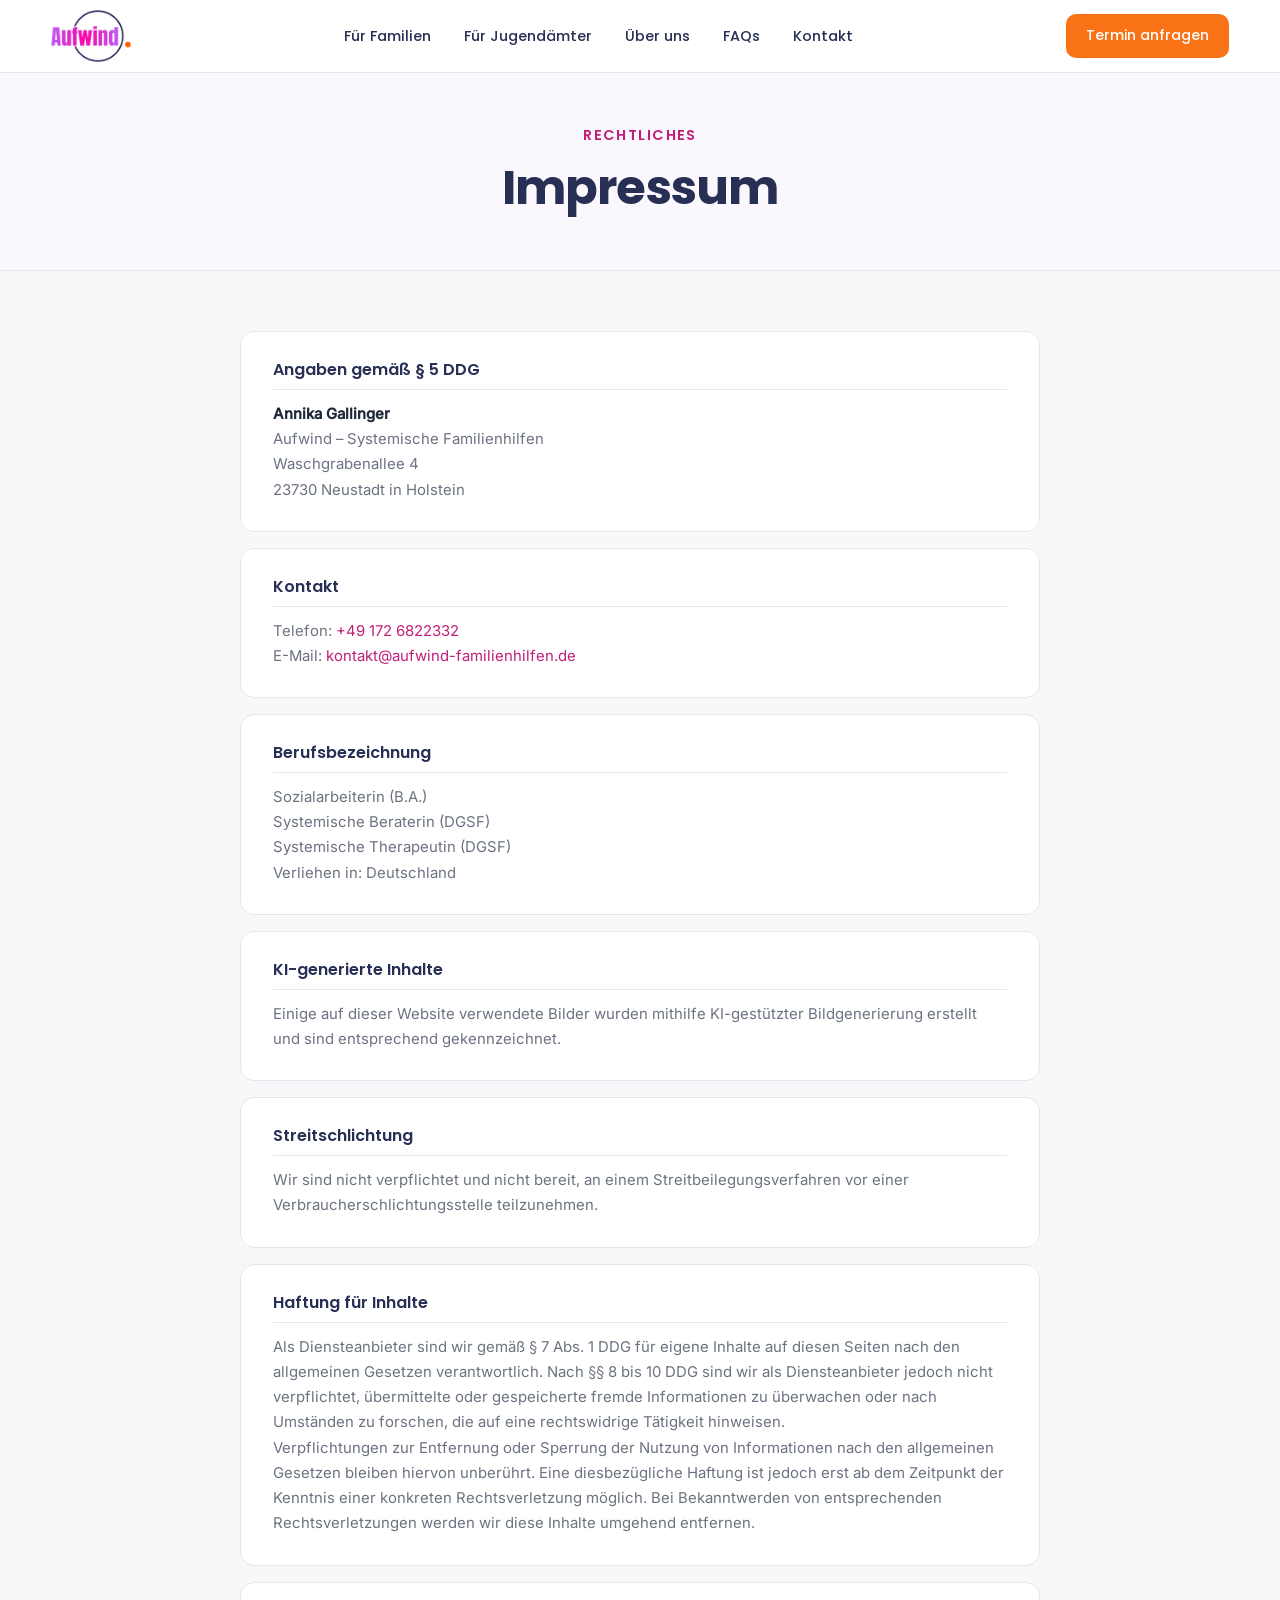
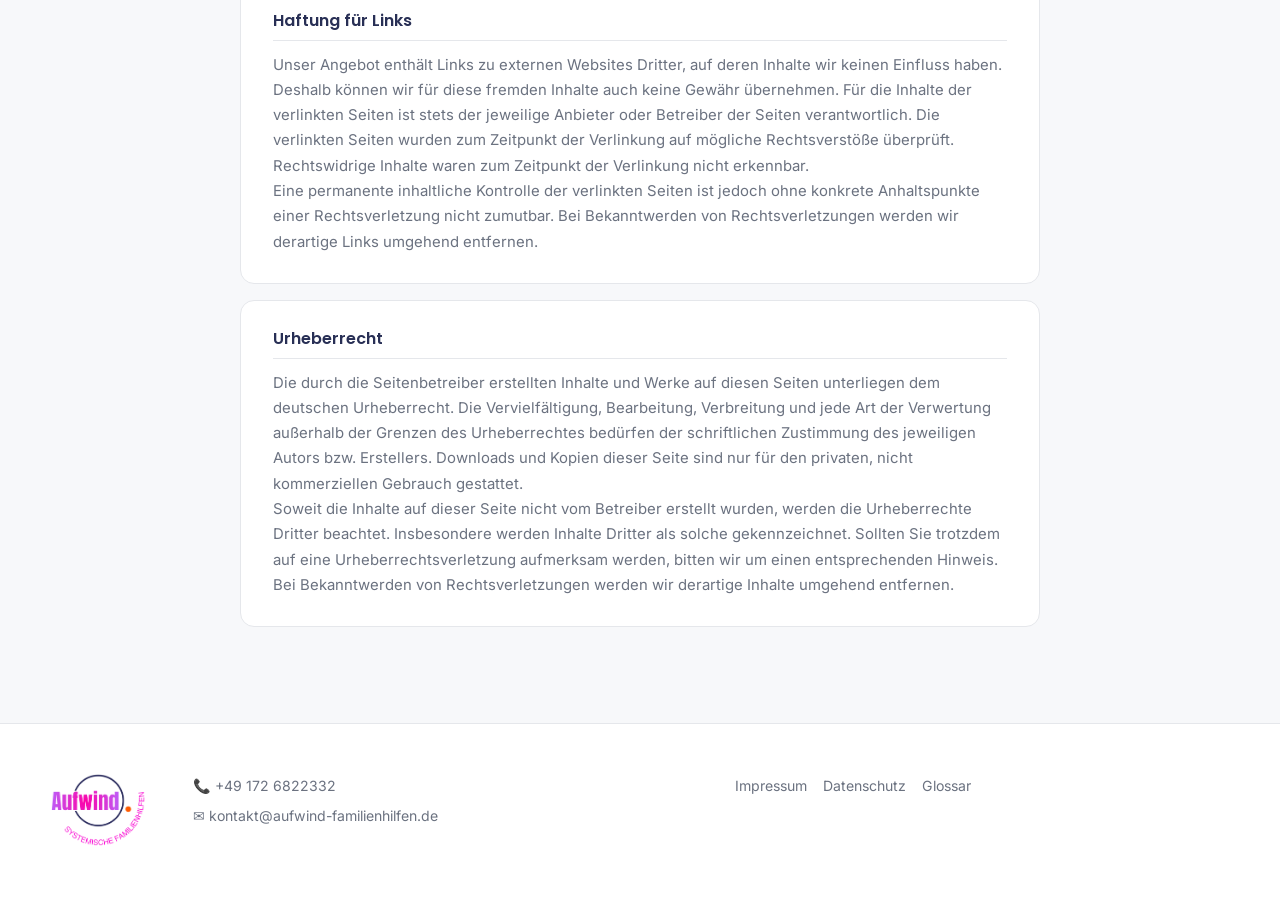
<file: impressum.html>
<!DOCTYPE html>
<html lang="de">
<head>
<meta charset="UTF-8">
  <meta http-equiv="X-Frame-Options" content="DENY">
  <meta http-equiv="Content-Security-Policy" content="default-src 'self'; style-src 'self' 'unsafe-inline'; font-src 'self'; img-src 'self' data:; script-src 'self' 'unsafe-inline'; connect-src 'self'; frame-ancestors 'none'; base-uri 'self';">
  <meta name="referrer" content="strict-origin-when-cross-origin">
  <meta http-equiv="Permissions-Policy" content="camera=(), microphone=(), geolocation=()">
  <meta name="viewport" content="width=device-width, initial-scale=1.0">
<title>Impressum – Aufwind Systemische Familienhilfen</title>
<meta name="description" content="Impressum und Anbieterkennzeichnung gemäß § 5 DDG für Aufwind – Systemische Familienhilfen, Neustadt in Holstein.">
<link rel="icon" type="image/png" sizes="32x32" href="logo_kurz.png">
<link rel="icon" type="image/png" sizes="16x16" href="logo_kurz.png">
<link rel="apple-touch-icon" href="logo_kurz.png">
<link rel="stylesheet" href="style.css?v=2">
<link rel="canonical" href="https://aufwind-familienhilfen.de/impressum.html">
<meta property="og:type" content="website">
<meta property="og:locale" content="de_DE">
<meta property="og:site_name" content="Aufwind – Systemische Familienhilfen">
<meta property="og:url" content="https://aufwind-familienhilfen.de/impressum.html">
<meta property="og:title" content="Impressum – Aufwind Systemische Familienhilfen">
<meta property="og:description" content="Impressum und Anbieterkennzeichnung gemäß § 5 DDG für Aufwind – Systemische Familienhilfen, Neustadt in Holstein.">
<meta property="og:image" content="https://aufwind-familienhilfen.de/aufwind.png">
<meta name="twitter:card" content="summary_large_image">
<meta name="twitter:title" content="Impressum – Aufwind Systemische Familienhilfen">
<meta name="twitter:description" content="Impressum und Anbieterkennzeichnung gemäß § 5 DDG für Aufwind – Systemische Familienhilfen, Neustadt in Holstein.">
<meta name="twitter:image" content="https://aufwind-familienhilfen.de/aufwind.png">
</head>
<body>
  <a class="skip-link" href="#main-content">Zum Hauptinhalt springen</a>

<!-- HEADER / NAV -->
<header class="header">
  <div class="container nav-inner">
    <div class="logo">
      <a href="index.html">
        <img src="logo_kurz.png" alt="Aufwind – Systemische Familienhilfen" class="logo-img">
      </a>
    </div>
    <nav class="main-nav" id="main-nav">
      <a href="familien.html">Für Familien</a>
      <a href="jugendaemter.html">Für Jugendämter</a>
      <a href="ueber-uns.html">Über uns</a>
      <a href="faqs.html">FAQs</a>
      <a href="kontakt.html">Kontakt</a>
    </nav>
    <a href="kontakt.html" class="btn btn-orange nav-cta">Termin anfragen</a>
    <button class="burger" aria-label="Menü öffnen" aria-expanded="false" aria-controls="main-nav">
      <span></span><span></span><span></span>
    </button>
  </div>
</header>

<main id="main-content">

<!-- PAGE HERO -->
<section class="page-hero page-hero-compact">
  <div class="container narrow-center">
    <p class="eyebrow">RECHTLICHES</p>
    <h1 class="page-hero-h1">Impressum</h1>
  </div>
</section>

<!-- IMPRESSUM INHALT -->
<section class="section-legal">
  <div class="container legal-layout">

    <div class="legal-block">
      <h2>Angaben gemäß § 5 DDG</h2>
      <p>
        <strong>Annika Gallinger</strong><br>
        Aufwind – Systemische Familienhilfen<br>
        Waschgrabenallee 4<br>
        23730 Neustadt in Holstein
      </p>
    </div>

    <div class="legal-block">
      <h2>Kontakt</h2>
      <p>
        Telefon: <a href="tel:+491726822332" class="legal-link">+49 172 6822332</a><br>
        E-Mail: <a href="mailto:kontakt@aufwind-familienhilfen.de" class="legal-link">kontakt@aufwind-familienhilfen.de</a>
      </p>
    </div>

    <div class="legal-block">
      <h2>Berufsbezeichnung</h2>
      <p>
        Sozialarbeiterin (B.A.)<br>
        Systemische Beraterin (DGSF)<br>
        Systemische Therapeutin (DGSF)<br>
        Verliehen in: Deutschland
      </p>
    </div>


    <div class="legal-block">
      <h2>KI-generierte Inhalte</h2>
      <p>
        Einige auf dieser Website verwendete Bilder wurden mithilfe KI-gestützter Bildgenerierung erstellt und sind entsprechend gekennzeichnet.
      </p>
    </div>

    <div class="legal-block">
      <h2>Streitschlichtung</h2>
      <p>Wir sind nicht verpflichtet und nicht bereit, an einem Streitbeilegungsverfahren vor einer Verbraucherschlichtungsstelle teilzunehmen.</p>
    </div>

    <div class="legal-block">
      <h2>Haftung für Inhalte</h2>
      <p>Als Diensteanbieter sind wir gemäß § 7 Abs. 1 DDG für eigene Inhalte auf diesen Seiten nach den allgemeinen Gesetzen verantwortlich. Nach §§ 8 bis 10 DDG sind wir als Diensteanbieter jedoch nicht verpflichtet, übermittelte oder gespeicherte fremde Informationen zu überwachen oder nach Umständen zu forschen, die auf eine rechtswidrige Tätigkeit hinweisen.</p>
      <p>Verpflichtungen zur Entfernung oder Sperrung der Nutzung von Informationen nach den allgemeinen Gesetzen bleiben hiervon unberührt. Eine diesbezügliche Haftung ist jedoch erst ab dem Zeitpunkt der Kenntnis einer konkreten Rechtsverletzung möglich. Bei Bekanntwerden von entsprechenden Rechtsverletzungen werden wir diese Inhalte umgehend entfernen.</p>
    </div>

    <div class="legal-block">
      <h2>Haftung für Links</h2>
      <p>Unser Angebot enthält Links zu externen Websites Dritter, auf deren Inhalte wir keinen Einfluss haben. Deshalb können wir für diese fremden Inhalte auch keine Gewähr übernehmen. Für die Inhalte der verlinkten Seiten ist stets der jeweilige Anbieter oder Betreiber der Seiten verantwortlich. Die verlinkten Seiten wurden zum Zeitpunkt der Verlinkung auf mögliche Rechtsverstöße überprüft. Rechtswidrige Inhalte waren zum Zeitpunkt der Verlinkung nicht erkennbar.</p>
      <p>Eine permanente inhaltliche Kontrolle der verlinkten Seiten ist jedoch ohne konkrete Anhaltspunkte einer Rechtsverletzung nicht zumutbar. Bei Bekanntwerden von Rechtsverletzungen werden wir derartige Links umgehend entfernen.</p>
    </div>

    <div class="legal-block">
      <h2>Urheberrecht</h2>
      <p>Die durch die Seitenbetreiber erstellten Inhalte und Werke auf diesen Seiten unterliegen dem deutschen Urheberrecht. Die Vervielfältigung, Bearbeitung, Verbreitung und jede Art der Verwertung außerhalb der Grenzen des Urheberrechtes bedürfen der schriftlichen Zustimmung des jeweiligen Autors bzw. Erstellers. Downloads und Kopien dieser Seite sind nur für den privaten, nicht kommerziellen Gebrauch gestattet.</p>
      <p>Soweit die Inhalte auf dieser Seite nicht vom Betreiber erstellt wurden, werden die Urheberrechte Dritter beachtet. Insbesondere werden Inhalte Dritter als solche gekennzeichnet. Sollten Sie trotzdem auf eine Urheberrechtsverletzung aufmerksam werden, bitten wir um einen entsprechenden Hinweis. Bei Bekanntwerden von Rechtsverletzungen werden wir derartige Inhalte umgehend entfernen.</p>
    </div>

  </div>
</section>

</main>

<!-- FOOTER -->
<footer class="footer">
  <div class="container footer-inner">
    <div class="footer-brand">
      <div class="footer-logo">
        <img src="logo_aufwind.png" alt="Aufwind – Systemische Familienhilfen" class="footer-logo-img">
      </div>
    </div>
    <div class="footer-contact">
      <p>📞 +49 172 6822332</p>
      <p>✉ kontakt@aufwind-familienhilfen.de</p>
    </div>
    <div class="footer-links">
      <a href="impressum.html">Impressum</a>
      <a href="datenschutz.html">Datenschutz</a>
      <a href="glossar.html">Glossar</a>
    </div>
  </div>
</footer>

<button class="scroll-top" id="scrollTop" aria-label="Nach oben" title="Nach oben">
  <svg aria-hidden="true" width="20" height="20" fill="none" stroke="currentColor" stroke-width="2.2" viewBox="0 0 24 24"><polyline points="18 15 12 9 6 15"/></svg>
</button>

<script>
  const burger = document.querySelector('.burger');
  const nav = document.querySelector('.main-nav');
  burger.addEventListener('click', () => {
    const isOpen = nav.classList.toggle('nav-open');
    burger.setAttribute('aria-expanded', isOpen);
    burger.classList.toggle('burger-open', isOpen);
  });
  document.addEventListener('click', (e) => {
    if (!nav.contains(e.target) && !burger.contains(e.target)) {
      nav.classList.remove('nav-open');
      burger.classList.remove('burger-open');
      burger.setAttribute('aria-expanded', 'false');
    }
  });
  const scrollBtn = document.getElementById('scrollTop');
  window.addEventListener('scroll', () => {
    scrollBtn.classList.toggle('scroll-top-visible', window.scrollY > 300);
  });
  scrollBtn.addEventListener('click', () => {
    window.scrollTo({ top: 0, behavior: 'smooth' });
  });
</script>

</body>
</html>
</file>
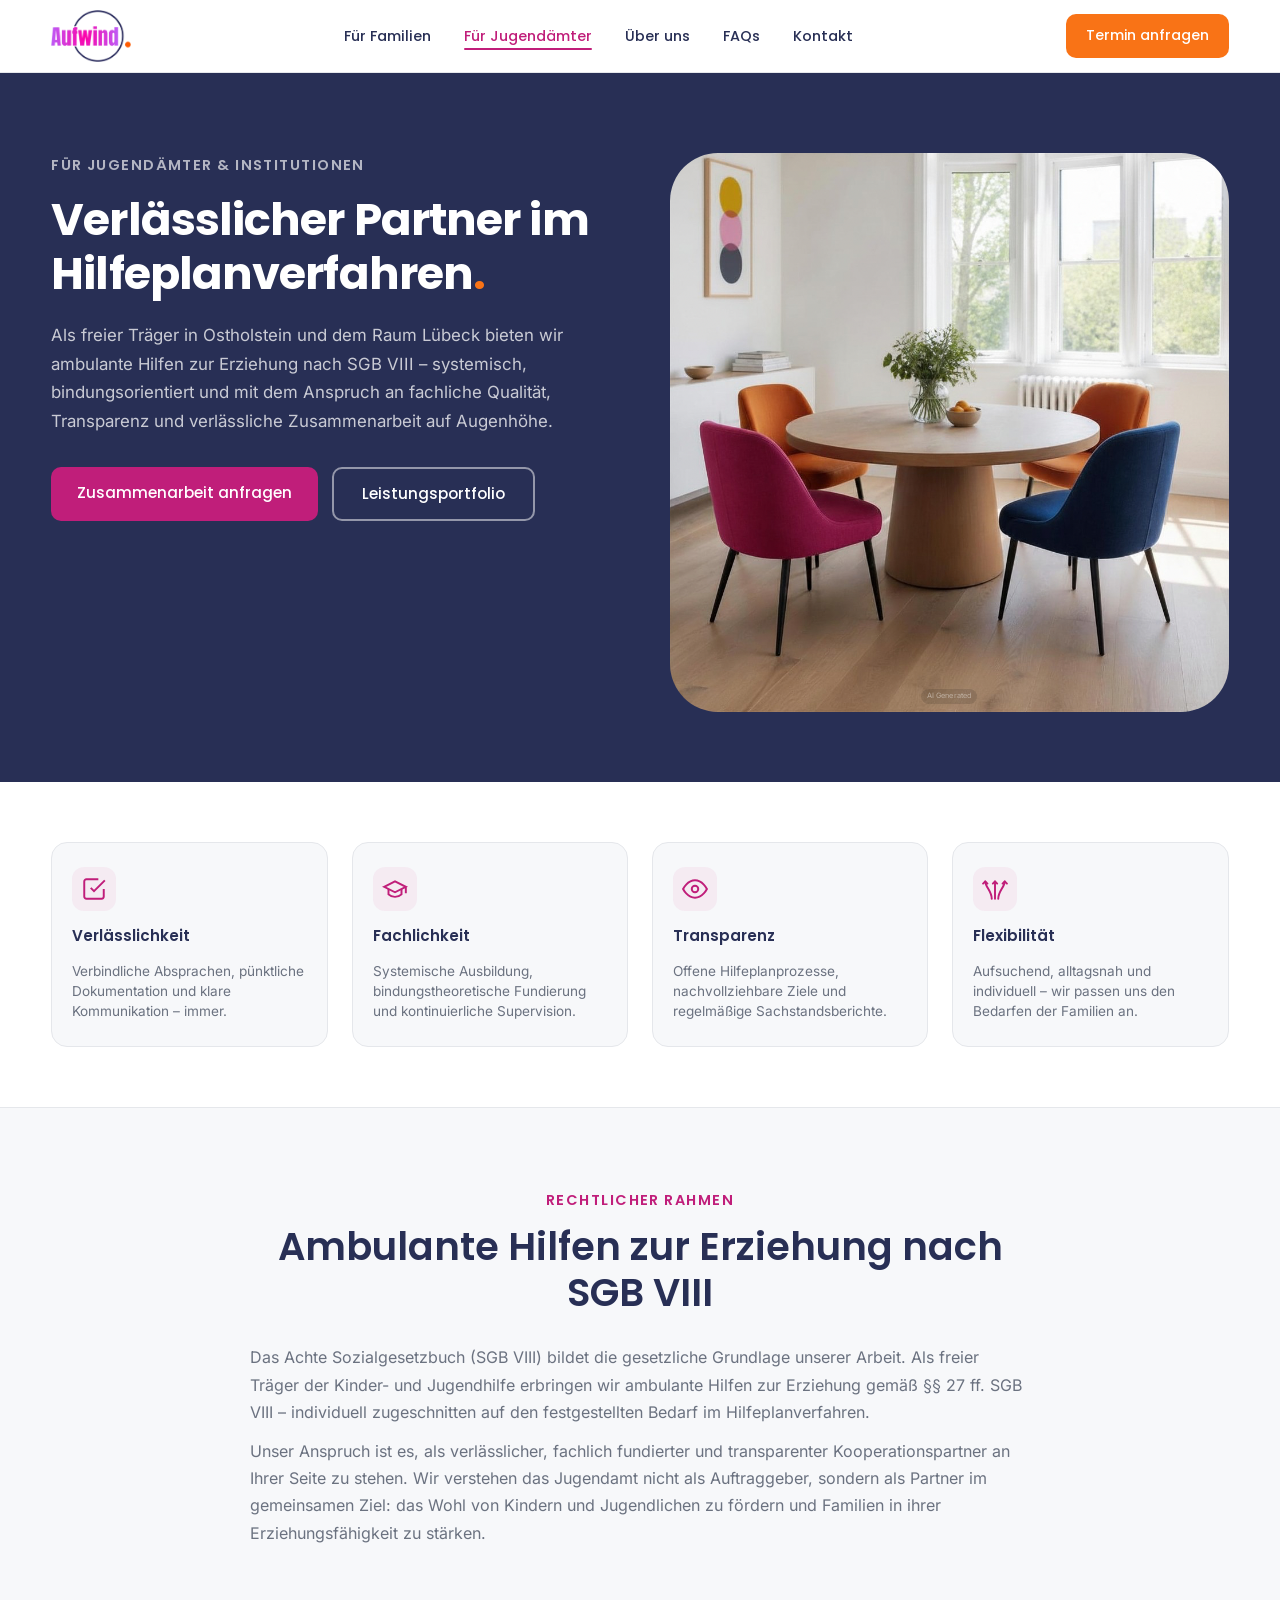
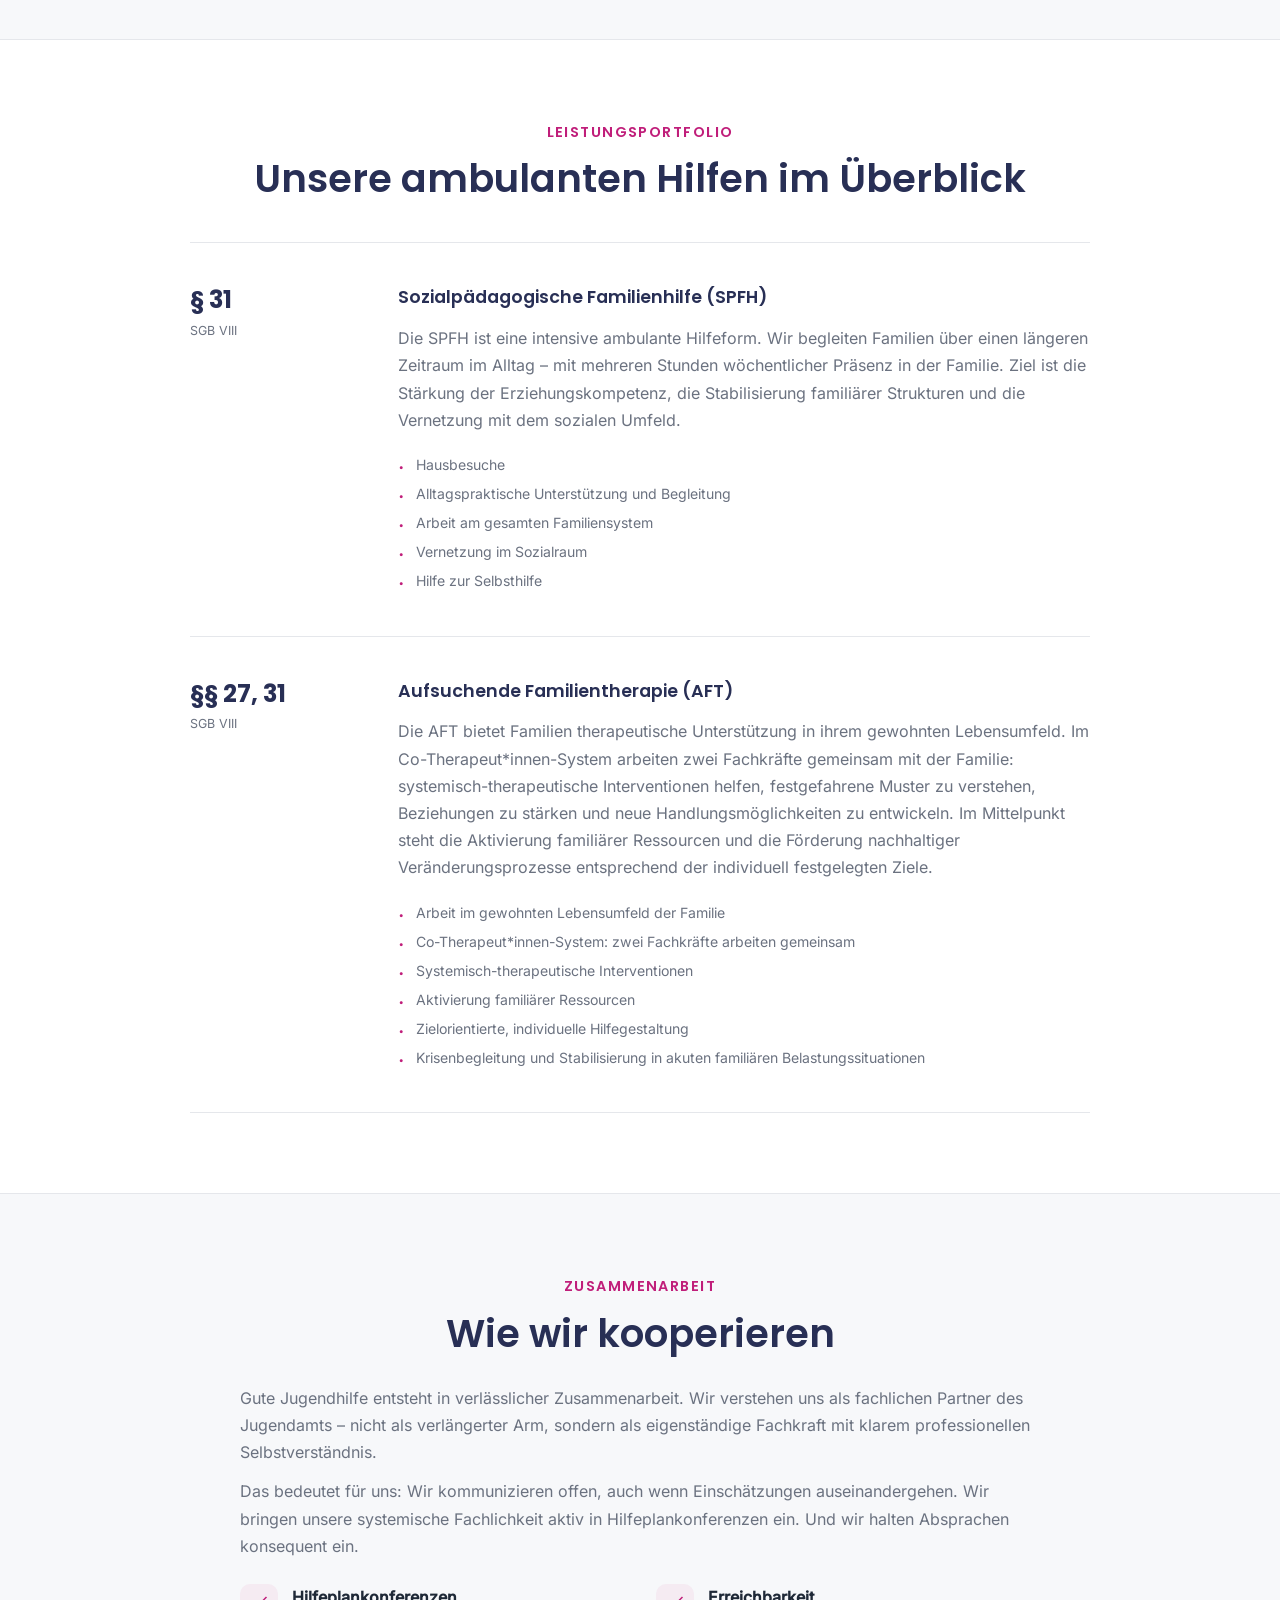
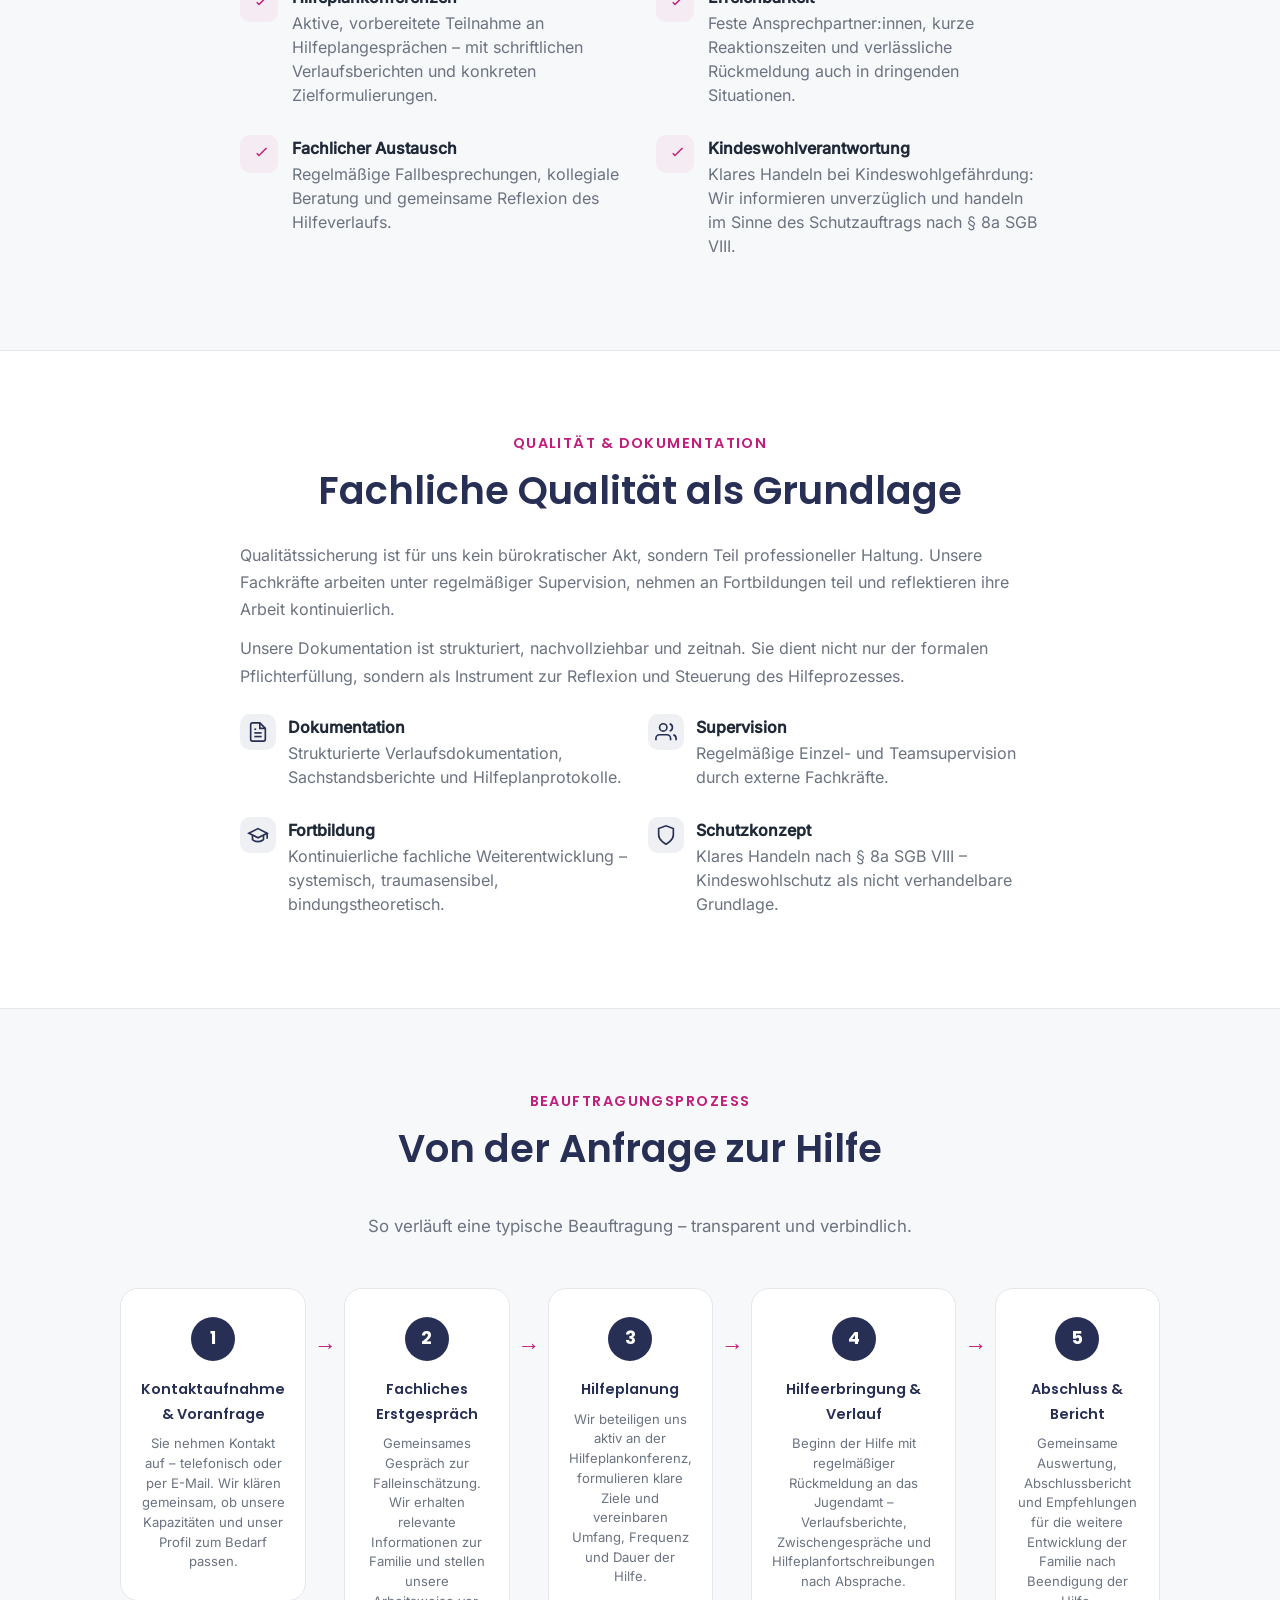
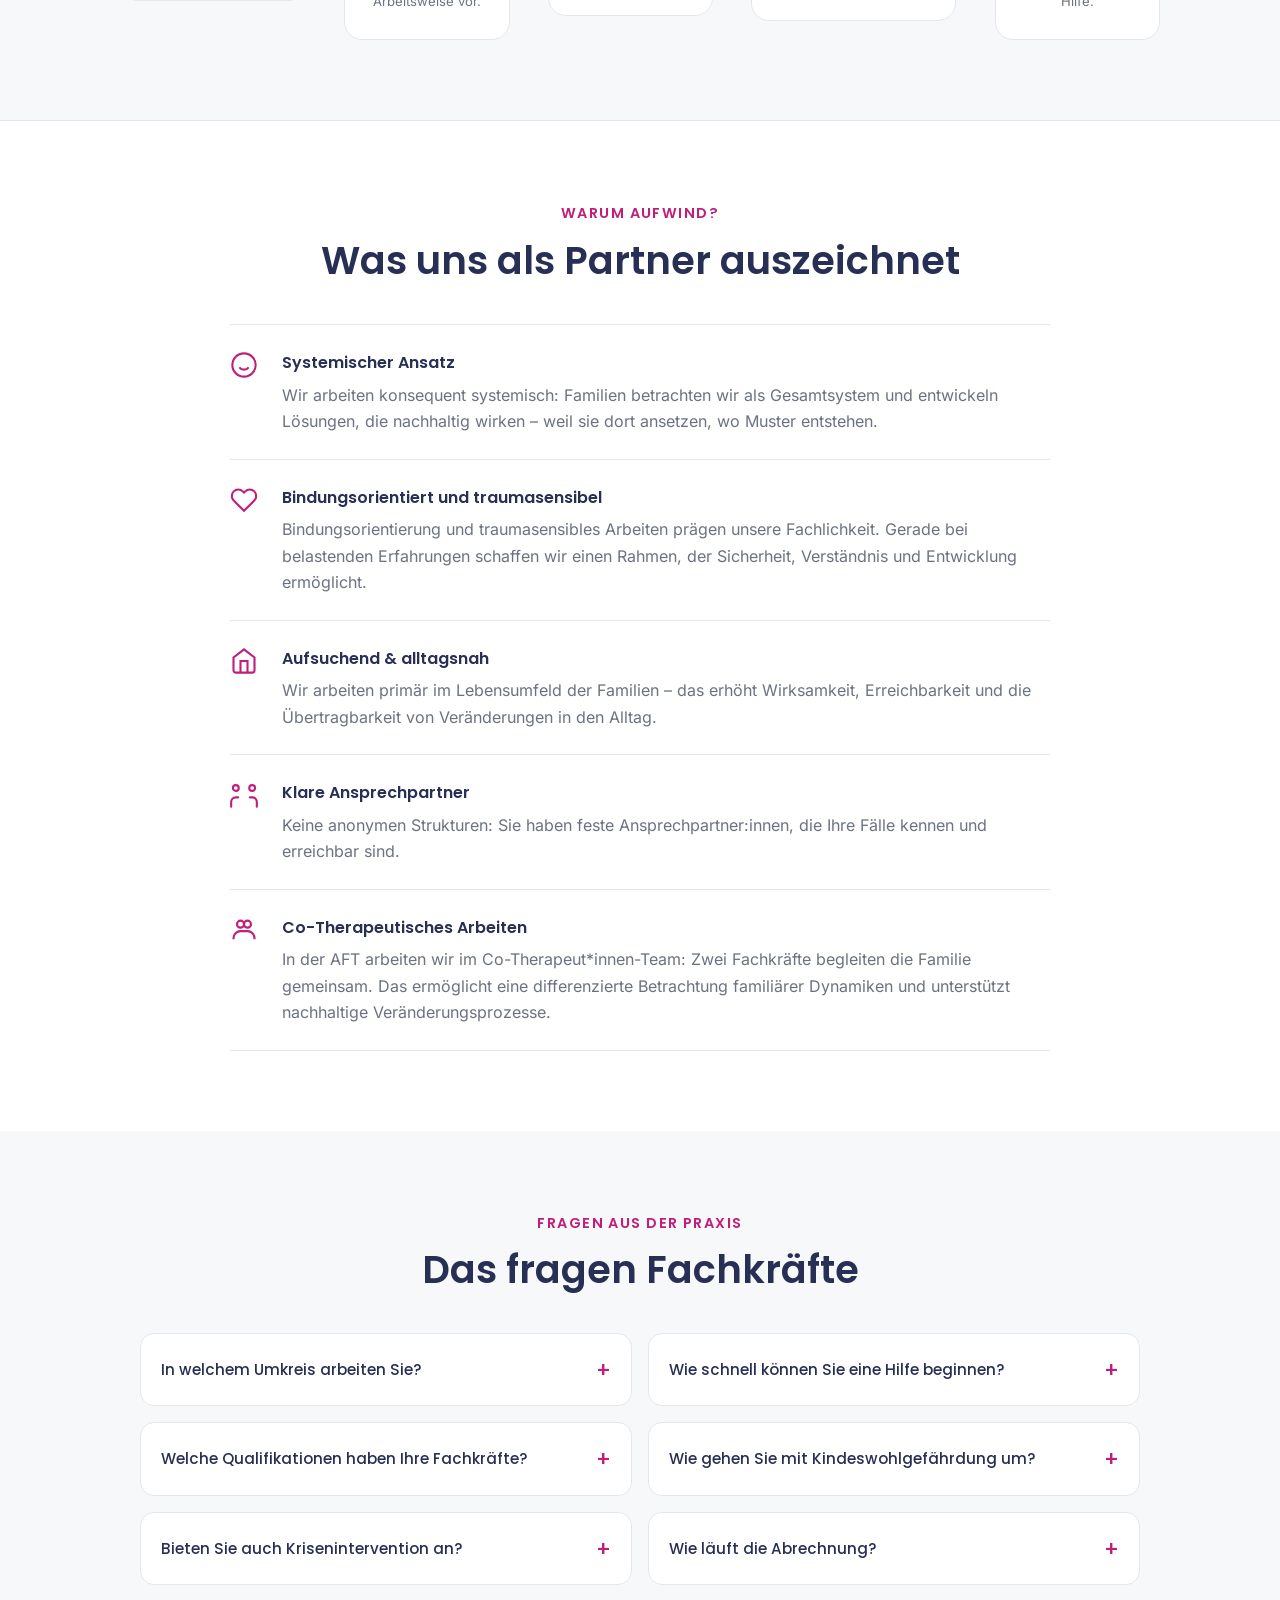
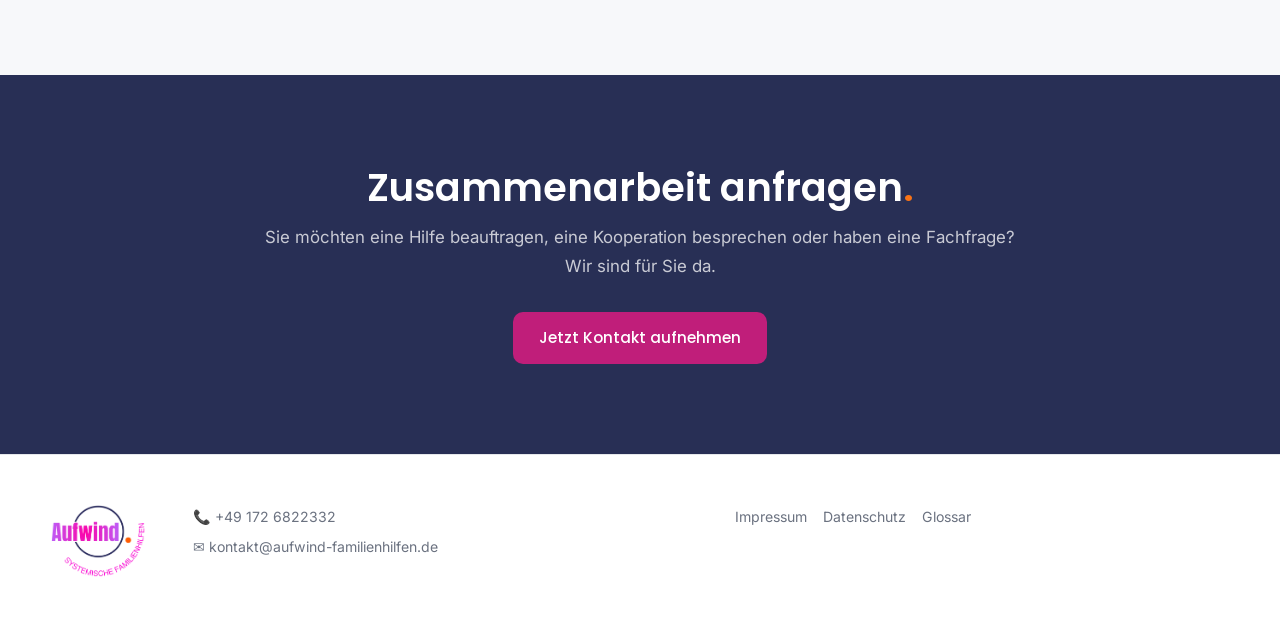
<file: jugendaemter.html>
<!DOCTYPE html>
<html lang="de">
<head>
<meta charset="UTF-8">
  <meta http-equiv="X-Frame-Options" content="DENY">
  <meta http-equiv="Content-Security-Policy" content="default-src 'self'; style-src 'self' 'unsafe-inline'; font-src 'self'; img-src 'self' data:; script-src 'self' 'unsafe-inline'; connect-src 'self'; frame-ancestors 'none'; base-uri 'self';">
  <meta name="referrer" content="strict-origin-when-cross-origin">
  <meta http-equiv="Permissions-Policy" content="camera=(), microphone=(), geolocation=()">
  <meta name="viewport" content="width=device-width, initial-scale=1.0">
<title>SPFH & ambulante HzE Ostholstein | Aufwind Familienhilfen</title>
<meta name="description" content="Zuverlässiger freier Träger für SPFH und ambulante HzE nach SGB VIII – Kreis Ostholstein und Raum Lübeck. Systemisch, bindungsorientiert, verlässlich.">
<link rel="icon" type="image/png" sizes="32x32" href="logo_kurz.png">
<link rel="icon" type="image/png" sizes="16x16" href="logo_kurz.png">
<link rel="apple-touch-icon" href="logo_kurz.png">
<link rel="stylesheet" href="style.css?v=2">
<link rel="canonical" href="https://aufwind-familienhilfen.de/jugendaemter.html">
<meta property="og:type" content="website">
<meta property="og:locale" content="de_DE">
<meta property="og:site_name" content="Aufwind – Systemische Familienhilfen">
<meta property="og:url" content="https://aufwind-familienhilfen.de/jugendaemter.html">
<meta property="og:title" content="SPFH & ambulante HzE Ostholstein | Aufwind Familienhilfen">
<meta property="og:description" content="Zuverlässiger freier Träger für SPFH und ambulante HzE nach SGB VIII – Kreis Ostholstein und Raum Lübeck. Systemisch, bindungsorientiert, verlässlich.">
<meta property="og:image" content="https://aufwind-familienhilfen.de/aufwind.png">
<meta name="twitter:card" content="summary_large_image">
<meta name="twitter:title" content="SPFH & ambulante HzE Ostholstein | Aufwind Familienhilfen">
<meta name="twitter:description" content="Zuverlässiger freier Träger für SPFH und ambulante HzE nach SGB VIII – Kreis Ostholstein und Raum Lübeck. Systemisch, bindungsorientiert, verlässlich.">
<meta name="twitter:image" content="https://aufwind-familienhilfen.de/aufwind.png">
</head>
<body>
  <a class="skip-link" href="#main-content">Zum Hauptinhalt springen</a>

<!-- HEADER / NAV -->
<header class="header">
  <div class="container nav-inner">
    <div class="logo">
      <a href="index.html">
        <img src="logo_kurz.png" alt="Aufwind – Systemische Familienhilfen" class="logo-img">
      </a>
    </div>
    <nav class="main-nav" id="main-nav">
      <a href="familien.html">Für Familien</a>
      <a href="jugendaemter.html" class="nav-active">Für Jugendämter</a>
      <a href="ueber-uns.html">Über uns</a>
      <a href="faqs.html">FAQs</a>
      <a href="kontakt.html">Kontakt</a>
    </nav>
    <a href="kontakt.html" class="btn btn-orange nav-cta">Termin anfragen</a>
    <button class="burger" aria-label="Menü öffnen" aria-expanded="false" aria-controls="main-nav">
      <span></span><span></span><span></span>
    </button>
  </div>
</header>

<main id="main-content">

<!-- HERO -->
<section class="ja-page-hero">
  <div class="container ja-hero-layout">
    <div class="ja-hero-text">
      <p class="eyebrow" style="color:rgba(255,255,255,0.65);">FÜR JUGENDÄMTER &amp; INSTITUTIONEN</p>
      <h1 class="ja-hero-h1">Verlässlicher Partner im Hilfeplanverfahren<span style="color:var(--orange);">.</span></h1>
      <p class="ja-hero-sub">
        Als freier Träger in Ostholstein und dem Raum Lübeck bieten wir ambulante Hilfen zur Erziehung nach SGB VIII – systemisch, bindungsorientiert und mit dem Anspruch an fachliche Qualität, Transparenz und verlässliche Zusammenarbeit auf Augenhöhe.
      </p>
      <div class="hero-buttons">
        <a href="kontakt.html" class="btn btn-magenta">Zusammenarbeit anfragen</a>
        <a href="#leistungsportfolio" class="btn btn-outline-white">Leistungsportfolio</a>
      </div>
    </div>
    <div class="ja-hero-img">
      <img src="jugendamt.png" alt="Fachliches Gespräch zwischen Aufwind und Jugendamt" class="angebote-hero-img-img">
      <span class="ki-label" aria-label="AI Generated Image">AI Generated</span>
    </div>
  </div>
</section>

<!-- TRUST SIGNALS -->
<section class="section-trust">
  <div class="container">
    <div class="trust-grid">
      <div class="trust-card">
        <div class="trust-icon">
          <svg aria-hidden="true" width="26" height="26" fill="none" stroke="currentColor" stroke-width="1.8" viewBox="0 0 24 24"><polyline points="9 11 12 14 22 4"/><path d="M21 12v7a2 2 0 01-2 2H5a2 2 0 01-2-2V5a2 2 0 012-2h11"/></svg>
        </div>
        <h3>Verlässlichkeit</h3>
        <p>Verbindliche Absprachen, pünktliche Dokumentation und klare Kommunikation – immer.</p>
      </div>
      <div class="trust-card">
        <div class="trust-icon">
          <svg aria-hidden="true" width="26" height="26" fill="none" stroke="currentColor" stroke-width="1.8" viewBox="0 0 24 24"><path d="M22 10v6M2 10l10-5 10 5-10 5z"/><path d="M6 12v5c3 3 9 3 12 0v-5"/></svg>
        </div>
        <h3>Fachlichkeit</h3>
        <p>Systemische Ausbildung, bindungstheoretische Fundierung und kontinuierliche Supervision.</p>
      </div>
      <div class="trust-card">
        <div class="trust-icon">
          <svg aria-hidden="true" width="26" height="26" fill="none" stroke="currentColor" stroke-width="1.8" viewBox="0 0 24 24"><path d="M1 12s4-8 11-8 11 8 11 8-4 8-11 8-11-8-11-8z"/><circle cx="12" cy="12" r="3"/></svg>
        </div>
        <h3>Transparenz</h3>
        <p>Offene Hilfeplanprozesse, nachvollziehbare Ziele und regelmäßige Sachstandsberichte.</p>
      </div>
      <div class="trust-card">
        <div class="trust-icon">
          <svg aria-hidden="true" width="26" height="26" fill="none" stroke="currentColor" stroke-width="1.8" stroke-linecap="round" stroke-linejoin="round" viewBox="0 0 24 24"><path d="M9 21 C9 14 3 10 3 5"/><polyline points="1 7 3 5 5 7"/><line x1="12" y1="21" x2="12" y2="5"/><polyline points="10 7 12 5 14 7"/><path d="M15 21 C15 14 21 10 21 5"/><polyline points="19 7 21 5 23 7"/></svg>
        </div>
        <h3>Flexibilität</h3>
        <p>Aufsuchend, alltagsnah und individuell – wir passen uns den Bedarfen der Familien an.</p>
      </div>
    </div>
  </div>
</section>

<!-- INTRO / SGB VIII RAHMEN -->
<section class="section-ja-intro">
  <div class="container ja-intro-full">
    <div class="ja-intro-text">
      <p class="section-eyebrow">RECHTLICHER RAHMEN</p>
      <h2>Ambulante Hilfen zur Erziehung nach SGB VIII</h2>
      <p>
        Das Achte Sozialgesetzbuch (SGB VIII) bildet die gesetzliche Grundlage unserer Arbeit. Als freier Träger der Kinder- und Jugendhilfe erbringen wir ambulante Hilfen zur Erziehung gemäß §§ 27 ff. SGB VIII – individuell zugeschnitten auf den festgestellten Bedarf im Hilfeplanverfahren.
      </p>
      <p>
        Unser Anspruch ist es, als verlässlicher, fachlich fundierter und transparenter Kooperationspartner an Ihrer Seite zu stehen. Wir verstehen das Jugendamt nicht als Auftraggeber, sondern als Partner im gemeinsamen Ziel: das Wohl von Kindern und Jugendlichen zu fördern und Familien in ihrer Erziehungsfähigkeit zu stärken.
      </p>
    </div>
  </div>
</section>

<!-- LEISTUNGSPORTFOLIO -->
<section class="section-ja-portfolio" id="leistungsportfolio">
  <div class="container">
    <p class="section-eyebrow center-text">LEISTUNGSPORTFOLIO</p>
    <h2 class="center-text ja-portfolio-heading">Unsere ambulanten Hilfen im Überblick</h2>
    <div class="ja-service-list">

      <div class="ja-service-strip">
        <div class="ja-service-left">
          <span class="ja-para-large">§ 31</span>
          <span class="ja-para-sub">SGB VIII</span>
        </div>
        <div class="ja-service-right">
          <h3>Sozialpädagogische Familienhilfe (SPFH)</h3>
          <p>Die SPFH ist eine intensive ambulante Hilfeform. Wir begleiten Familien über einen längeren Zeitraum im Alltag – mit mehreren Stunden wöchentlicher Präsenz in der Familie. Ziel ist die Stärkung der Erziehungskompetenz, die Stabilisierung familiärer Strukturen und die Vernetzung mit dem sozialen Umfeld.</p>
          <ul class="ja-list">
            <li>Hausbesuche</li>
            <li>Alltagspraktische Unterstützung und Begleitung</li>
            <li>Arbeit am gesamten Familiensystem</li>
            <li>Vernetzung im Sozialraum</li>
            <li>Hilfe zur Selbsthilfe</li>
          </ul>
        </div>
      </div>

      <div class="ja-service-strip">
        <div class="ja-service-left">
          <span class="ja-para-large" style="font-size:1.5rem;">§§ 27, 31</span>
          <span class="ja-para-sub">SGB VIII</span>
        </div>
        <div class="ja-service-right">
          <h3>Aufsuchende Familientherapie (AFT)</h3>
          <p>Die AFT bietet Familien therapeutische Unterstützung in ihrem gewohnten Lebensumfeld. Im Co-Therapeut*innen-System arbeiten zwei Fachkräfte gemeinsam mit der Familie: systemisch-therapeutische Interventionen helfen, festgefahrene Muster zu verstehen, Beziehungen zu stärken und neue Handlungsmöglichkeiten zu entwickeln. Im Mittelpunkt steht die Aktivierung familiärer Ressourcen und die Förderung nachhaltiger Veränderungsprozesse entsprechend der individuell festgelegten Ziele.</p>
          <ul class="ja-list">
            <li>Arbeit im gewohnten Lebensumfeld der Familie</li>
            <li>Co-Therapeut*innen-System: zwei Fachkräfte arbeiten gemeinsam</li>
            <li>Systemisch-therapeutische Interventionen</li>
            <li>Aktivierung familiärer Ressourcen</li>
            <li>Zielorientierte, individuelle Hilfegestaltung</li>
            <li>Krisenbegleitung und Stabilisierung in akuten familiären Belastungssituationen</li>
          </ul>
        </div>
      </div>

    </div>
  </div>
</section>

<!-- KOOPERATIONSMODELL -->
<section class="section-ja-koop">
  <div class="container ja-koop-full">
    <div class="ja-koop-text">
      <p class="section-eyebrow">ZUSAMMENARBEIT</p>
      <h2>Wie wir kooperieren</h2>
      <p>
        Gute Jugendhilfe entsteht in verlässlicher Zusammenarbeit. Wir verstehen uns als fachlichen Partner des Jugendamts – nicht als verlängerter Arm, sondern als eigenständige Fachkraft mit klarem professionellen Selbstverständnis.
      </p>
      <p>
        Das bedeutet für uns: Wir kommunizieren offen, auch wenn Einschätzungen auseinandergehen. Wir bringen unsere systemische Fachlichkeit aktiv in Hilfeplankonferenzen ein. Und wir halten Absprachen konsequent ein.
      </p>
      <div class="koop-punkte">
        <div class="koop-punkt">
          <div class="koop-punkt-icon">
            <svg aria-hidden="true" width="18" height="18" fill="none" stroke="currentColor" stroke-width="2" viewBox="0 0 24 24"><polyline points="9 11 12 14 22 4"/></svg>
          </div>
          <div>
            <strong>Hilfeplankonferenzen</strong>
            <p>Aktive, vorbereitete Teilnahme an Hilfeplangesprächen – mit schriftlichen Verlaufsberichten und konkreten Zielformulierungen.</p>
          </div>
        </div>
        <div class="koop-punkt">
          <div class="koop-punkt-icon">
            <svg aria-hidden="true" width="18" height="18" fill="none" stroke="currentColor" stroke-width="2" viewBox="0 0 24 24"><polyline points="9 11 12 14 22 4"/></svg>
          </div>
          <div>
            <strong>Erreichbarkeit</strong>
            <p>Feste Ansprechpartner:innen, kurze Reaktionszeiten und verlässliche Rückmeldung auch in dringenden Situationen.</p>
          </div>
        </div>
        <div class="koop-punkt">
          <div class="koop-punkt-icon">
            <svg aria-hidden="true" width="18" height="18" fill="none" stroke="currentColor" stroke-width="2" viewBox="0 0 24 24"><polyline points="9 11 12 14 22 4"/></svg>
          </div>
          <div>
            <strong>Fachlicher Austausch</strong>
            <p>Regelmäßige Fallbesprechungen, kollegiale Beratung und gemeinsame Reflexion des Hilfeverlaufs.</p>
          </div>
        </div>
        <div class="koop-punkt">
          <div class="koop-punkt-icon">
            <svg aria-hidden="true" width="18" height="18" fill="none" stroke="currentColor" stroke-width="2" viewBox="0 0 24 24"><polyline points="9 11 12 14 22 4"/></svg>
          </div>
          <div>
            <strong>Kindeswohlverantwortung</strong>
            <p>Klares Handeln bei Kindeswohlgefährdung: Wir informieren unverzüglich und handeln im Sinne des Schutzauftrags nach § 8a SGB VIII.</p>
          </div>
        </div>
      </div>
    </div>
  </div>
</section>

<!-- QUALITÄTSSICHERUNG -->
<section class="section-ja-qualitaet">
  <div class="container ja-koop-full">
    <div class="ja-koop-text">
      <p class="section-eyebrow">QUALITÄT &amp; DOKUMENTATION</p>
      <h2>Fachliche Qualität als Grundlage</h2>
      <p>
        Qualitätssicherung ist für uns kein bürokratischer Akt, sondern Teil professioneller Haltung. Unsere Fachkräfte arbeiten unter regelmäßiger Supervision, nehmen an Fortbildungen teil und reflektieren ihre Arbeit kontinuierlich.
      </p>
      <p>
        Unsere Dokumentation ist strukturiert, nachvollziehbar und zeitnah. Sie dient nicht nur der formalen Pflichterfüllung, sondern als Instrument zur Reflexion und Steuerung des Hilfeprozesses.
      </p>
      <div class="qualitaet-grid">
        <div class="qualitaet-item">
          <div class="qualitaet-icon">
            <svg aria-hidden="true" width="22" height="22" fill="none" stroke="currentColor" stroke-width="1.8" viewBox="0 0 24 24"><path d="M14 2H6a2 2 0 00-2 2v16a2 2 0 002 2h12a2 2 0 002-2V8z"/><polyline points="14 2 14 8 20 8"/><line x1="16" y1="13" x2="8" y2="13"/><line x1="16" y1="17" x2="8" y2="17"/><polyline points="10 9 9 9 8 9"/></svg>
          </div>
          <div>
            <strong>Dokumentation</strong>
            <p>Strukturierte Verlaufsdokumentation, Sachstandsberichte und Hilfeplanprotokolle.</p>
          </div>
        </div>
        <div class="qualitaet-item">
          <div class="qualitaet-icon">
            <svg aria-hidden="true" width="22" height="22" fill="none" stroke="currentColor" stroke-width="1.8" viewBox="0 0 24 24"><path d="M17 21v-2a4 4 0 00-4-4H5a4 4 0 00-4 4v2"/><circle cx="9" cy="7" r="4"/><path d="M23 21v-2a4 4 0 00-3-3.87"/><path d="M16 3.13a4 4 0 010 7.75"/></svg>
          </div>
          <div>
            <strong>Supervision</strong>
            <p>Regelmäßige Einzel- und Teamsupervision durch externe Fachkräfte.</p>
          </div>
        </div>
        <div class="qualitaet-item">
          <div class="qualitaet-icon">
            <svg aria-hidden="true" width="22" height="22" fill="none" stroke="currentColor" stroke-width="1.8" viewBox="0 0 24 24"><path d="M22 10v6M2 10l10-5 10 5-10 5z"/><path d="M6 12v5c3 3 9 3 12 0v-5"/></svg>
          </div>
          <div>
            <strong>Fortbildung</strong>
            <p>Kontinuierliche fachliche Weiterentwicklung – systemisch, traumasensibel, bindungstheoretisch.</p>
          </div>
        </div>
        <div class="qualitaet-item">
          <div class="qualitaet-icon">
            <svg aria-hidden="true" width="22" height="22" fill="none" stroke="currentColor" stroke-width="1.8" viewBox="0 0 24 24"><path d="M12 22s8-4 8-10V5l-8-3-8 3v7c0 6 8 10 8 10z"/></svg>
          </div>
          <div>
            <strong>Schutzkonzept</strong>
            <p>Klares Handeln nach § 8a SGB VIII – Kindeswohlschutz als nicht verhandelbare Grundlage.</p>
          </div>
        </div>
      </div>
    </div>
  </div>
</section>

<!-- ABLAUF EINER BEAUFTRAGUNG -->
<section class="section-ja-ablauf">
  <div class="container">
    <p class="section-eyebrow center-text">BEAUFTRAGUNGSPROZESS</p>
    <h2 class="center-text ja-ablauf-heading">Von der Anfrage zur Hilfe</h2>
    <p class="section-sub center-text">So verläuft eine typische Beauftragung – transparent und verbindlich.</p>
    <div class="ja-ablauf-grid">
      <div class="ja-ablauf-step">
        <div class="ja-ablauf-nr">1</div>
        <h4>Kontaktaufnahme &amp; Voranfrage</h4>
        <p>Sie nehmen Kontakt auf – telefonisch oder per E-Mail. Wir klären gemeinsam, ob unsere Kapazitäten und unser Profil zum Bedarf passen.</p>
      </div>
      <div class="ja-ablauf-connector"></div>
      <div class="ja-ablauf-step">
        <div class="ja-ablauf-nr">2</div>
        <h4>Fachliches Erstgespräch</h4>
        <p>Gemeinsames Gespräch zur Falleinschätzung. Wir erhalten relevante Informationen zur Familie und stellen unsere Arbeitsweise vor.</p>
      </div>
      <div class="ja-ablauf-connector"></div>
      <div class="ja-ablauf-step">
        <div class="ja-ablauf-nr">3</div>
        <h4>Hilfeplanung</h4>
        <p>Wir beteiligen uns aktiv an der Hilfeplankonferenz, formulieren klare Ziele und vereinbaren Umfang, Frequenz und Dauer der Hilfe.</p>
      </div>
      <div class="ja-ablauf-connector"></div>
      <div class="ja-ablauf-step">
        <div class="ja-ablauf-nr">4</div>
        <h4>Hilfeerbringung &amp; Verlauf</h4>
        <p>Beginn der Hilfe mit regelmäßiger Rückmeldung an das Jugendamt – Verlaufsberichte, Zwischengespräche und Hilfeplanfortschreibungen nach Absprache.</p>
      </div>
      <div class="ja-ablauf-connector"></div>
      <div class="ja-ablauf-step">
        <div class="ja-ablauf-nr">5</div>
        <h4>Abschluss &amp; Bericht</h4>
        <p>Gemeinsame Auswertung, Abschlussbericht und Empfehlungen für die weitere Entwicklung der Familie nach Beendigung der Hilfe.</p>
      </div>
    </div>
  </div>
</section>

<!-- WARUM AUFWIND -->
<section class="section-ja-warum">
  <div class="container">
    <p class="section-eyebrow center-text">WARUM AUFWIND?</p>
    <h2 class="center-text ja-warum-heading">Was uns als Partner auszeichnet</h2>
    <div class="warum-grid">
      <div class="warum-card">
        <div class="warum-icon">
          <svg aria-hidden="true" width="28" height="28" fill="none" stroke="currentColor" stroke-width="1.8" viewBox="0 0 24 24"><circle cx="12" cy="12" r="10"/><path d="M8 14s1.5 2 4 2 4-2 4-2"/><line x1="9" y1="9" x2="9.01" y2="9"/><line x1="15" y1="9" x2="15.01" y2="9"/></svg>
        </div>
        <div class="warum-card-body">
          <h3>Systemischer Ansatz</h3>
          <p>Wir arbeiten konsequent systemisch: Familien betrachten wir als Gesamtsystem und entwickeln Lösungen, die nachhaltig wirken – weil sie dort ansetzen, wo Muster entstehen.</p>
        </div>
      </div>
      <div class="warum-card">
        <div class="warum-icon">
          <svg aria-hidden="true" width="28" height="28" fill="none" stroke="currentColor" stroke-width="1.8" viewBox="0 0 24 24"><path d="M20.84 4.61a5.5 5.5 0 00-7.78 0L12 5.67l-1.06-1.06a5.5 5.5 0 00-7.78 7.78l1.06 1.06L12 21.23l7.78-7.78 1.06-1.06a5.5 5.5 0 000-7.78z"/></svg>
        </div>
        <div class="warum-card-body">
          <h3>Bindungsorientiert und traumasensibel</h3>
          <p>Bindungsorientierung und traumasensibles Arbeiten prägen unsere Fachlichkeit. Gerade bei belastenden Erfahrungen schaffen wir einen Rahmen, der Sicherheit, Verständnis und Entwicklung ermöglicht.</p>
        </div>
      </div>
      <div class="warum-card">
        <div class="warum-icon">
          <svg aria-hidden="true" width="28" height="28" fill="none" stroke="currentColor" stroke-width="1.8" viewBox="0 0 24 24"><path d="M3 9l9-7 9 7v11a2 2 0 01-2 2H5a2 2 0 01-2-2z"/><polyline points="9 22 9 12 15 12 15 22"/></svg>
        </div>
        <div class="warum-card-body">
          <h3>Aufsuchend &amp; alltagsnah</h3>
          <p>Wir arbeiten primär im Lebensumfeld der Familien – das erhöht Wirksamkeit, Erreichbarkeit und die Übertragbarkeit von Veränderungen in den Alltag.</p>
        </div>
      </div>
      <div class="warum-card">
        <div class="warum-icon">
          <svg aria-hidden="true" width="28" height="28" fill="none" stroke="currentColor" stroke-width="1.8" stroke-linecap="round" stroke-linejoin="round" viewBox="0 0 24 24"><circle cx="5" cy="6" r="2.5"/><path d="M1 22v-4a4 4 0 014-4h2"/><circle cx="19" cy="6" r="2.5"/><path d="M23 22v-4a4 4 0 00-4-4h-2"/></svg>
        </div>
        <div class="warum-card-body">
          <h3>Klare Ansprechpartner</h3>
          <p>Keine anonymen Strukturen: Sie haben feste Ansprechpartner:innen, die Ihre Fälle kennen und erreichbar sind.</p>
        </div>
      </div>
      <div class="warum-card">
        <div class="warum-icon">
          <svg aria-hidden="true" width="28" height="28" fill="none" stroke="currentColor" stroke-width="1.8" viewBox="0 0 24 24"><circle cx="9" cy="7" r="3"/><circle cx="15" cy="7" r="3"/><path d="M3 20v-1a6 6 0 016-6h6a6 6 0 016 6v1"/></svg>
        </div>
        <div class="warum-card-body">
          <h3>Co-Therapeutisches Arbeiten</h3>
          <p>In der AFT arbeiten wir im Co-Therapeut*innen-Team: Zwei Fachkräfte begleiten die Familie gemeinsam. Das ermöglicht eine differenzierte Betrachtung familiärer Dynamiken und unterstützt nachhaltige Veränderungsprozesse.</p>
        </div>
      </div>
    </div>
  </div>
</section>

<!-- FAQ FÜR FACHKRÄFTE -->
<section class="section-faq">
  <div class="container">
    <p class="section-eyebrow center-text">FRAGEN AUS DER PRAXIS</p>
    <h2 class="center-text faq-heading">Das fragen Fachkräfte</h2>
    <div class="faq-grid">

      <details class="faq-item">
        <summary>In welchem Umkreis arbeiten Sie?</summary>
        <p>Wir sind primär im Raum Neustadt in Holstein + 30 km tätig. Bei Bedarf klären wir gerne im Einzelfall, ob eine Begleitung auch in angrenzenden Bereichen möglich ist. Sprechen Sie uns gerne direkt an.</p>
      </details>

      <details class="faq-item">
        <summary>Wie schnell können Sie eine Hilfe beginnen?</summary>
        <p>Das hängt von unseren aktuellen Kapazitäten ab. In der Regel können wir innerhalb von zwei bis vier Wochen nach Beauftragung mit der Hilfe beginnen. Bei Krisenlagen bemühen wir uns um schnellere Reaktion – bitte nehmen Sie direkt telefonisch Kontakt auf.</p>
      </details>

      <details class="faq-item">
        <summary>Welche Qualifikationen haben Ihre Fachkräfte?</summary>
        <p>Unsere Fachkräfte verfügen über anerkannte sozialpädagogische oder systemische Zusatzqualifikationen. Alle arbeiten unter regelmäßiger Supervision. Details teilen wir auf Anfrage gerne mit.</p>
      </details>

      <details class="faq-item">
        <summary>Wie gehen Sie mit Kindeswohlgefährdung um?</summary>
        <p>Wir haben ein klares Schutzkonzept und handeln nach § 8a SGB VIII.</p>
      </details>

      <details class="faq-item">
        <summary>Bieten Sie auch Krisenintervention an?</summary>
        <p>Ja. In akuten Krisen im Rahmen laufender Hilfen reagieren wir zeitnah. Für neue Fälle mit akutem Krisenbedarf sprechen Sie uns bitte direkt telefonisch an – wir klären gemeinsam, wie wir helfen können.</p>
      </details>

      <details class="faq-item">
        <summary>Wie läuft die Abrechnung?</summary>
        <p>Die Abrechnung erfolgt auf Grundlage der vereinbarten Fachleistungsstunden bzw. der Leistungsbeschreibung gemäß Hilfeplan. Wir sind an den Abrechnungsmodalitäten Ihres Jugendamts orientiert und stimmen Details im Vorfeld transparent ab.</p>
      </details>

    </div>
  </div>
</section>

<!-- CTA -->
<section class="section-cta section-cta-navy">
  <div class="container narrow-center">
    <h2 class="cta-navy-heading">Zusammenarbeit anfragen<span style="color:var(--orange);">.</span></h2>
    <p class="cta-navy-sub">Sie möchten eine Hilfe beauftragen, eine Kooperation besprechen oder haben eine Fachfrage? Wir sind für Sie da.</p>
    <div class="cta-buttons">
      <a href="kontakt.html" class="btn btn-magenta">Jetzt Kontakt aufnehmen</a>
    </div>
  </div>
</section>

</main>

<!-- FOOTER -->
<footer class="footer">
  <div class="container footer-inner">
    <div class="footer-brand">
      <div class="footer-logo">
        <img src="logo_aufwind.png" alt="Aufwind – Systemische Familienhilfen" class="footer-logo-img">
      </div>
    </div>    <div class="footer-contact">
      <p>📞 +49 172 6822332</p>
      <p>✉ kontakt@aufwind-familienhilfen.de</p>
    </div>
    <div class="footer-links">
      <a href="impressum.html">Impressum</a>
      <a href="datenschutz.html">Datenschutz</a>
      <a href="glossar.html">Glossar</a>
    </div>
  </div>
</footer>

<script>
  const burger = document.querySelector('.burger');
  const nav = document.querySelector('.main-nav');
  burger.addEventListener('click', () => {
    const isOpen = nav.classList.toggle('nav-open');
    burger.classList.toggle('burger-open');
    burger.setAttribute('aria-expanded', isOpen);
  });
</script>


<!-- SCROLL TO TOP -->
<button class="scroll-top" id="scrollTop" aria-label="Nach oben" title="Nach oben">
  <svg aria-hidden="true" width="20" height="20" fill="none" stroke="currentColor" stroke-width="2.2" viewBox="0 0 24 24"><polyline points="18 15 12 9 6 15"/></svg>
</button>

<script>
  const scrollBtn = document.getElementById('scrollTop');
  window.addEventListener('scroll', () => {
    scrollBtn.classList.toggle('scroll-top-visible', window.scrollY > 300);
  });
    scrollBtn.addEventListener('click', () => {
    window.scrollTo({ top: 0, behavior: 'smooth' });
  });
</script>
</body>
</html>
</file>
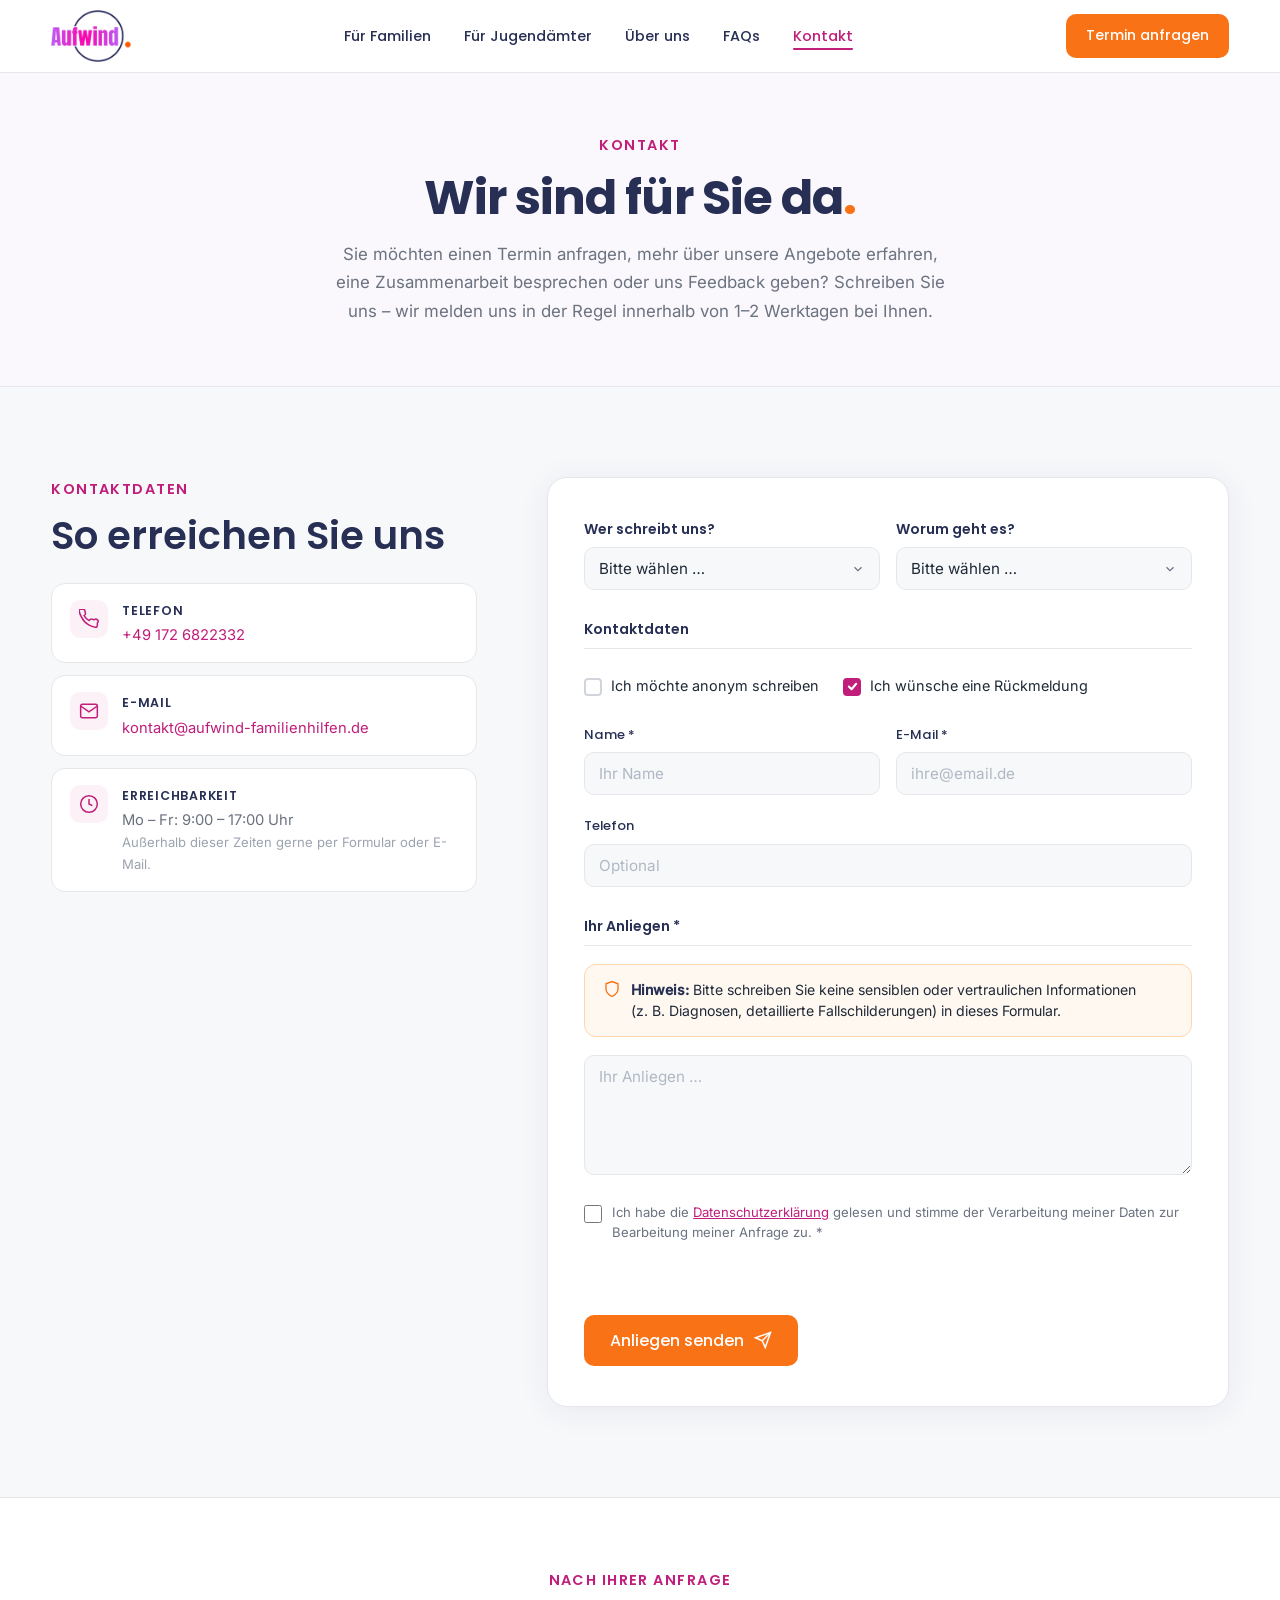
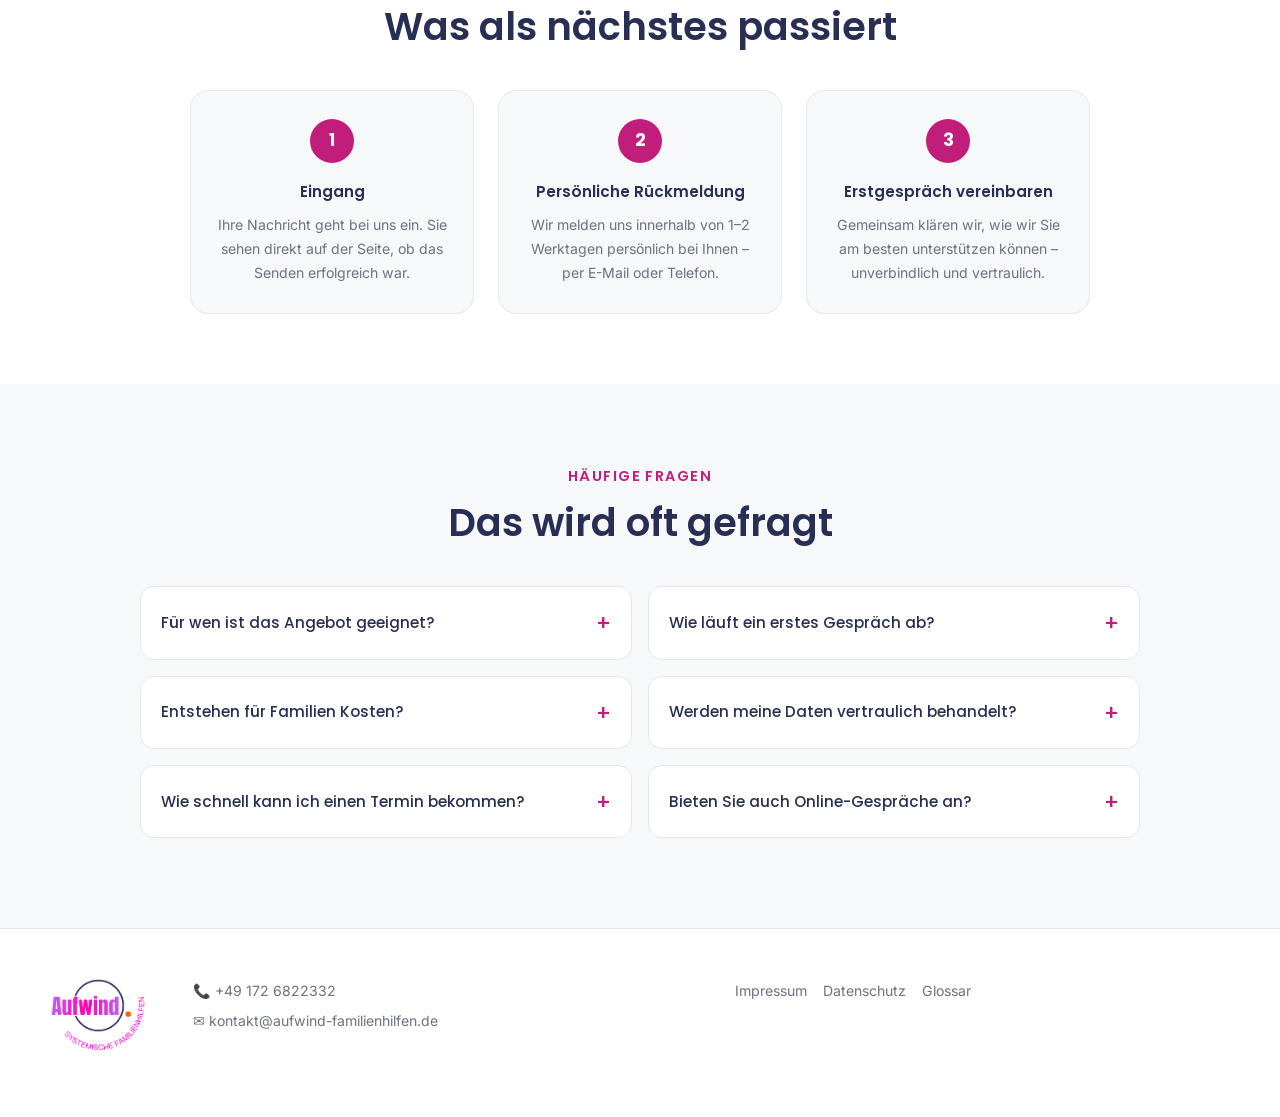
<file: kontakt.html>
<!DOCTYPE html>
<html lang="de">
<head>
<meta charset="UTF-8">
  <meta http-equiv="X-Frame-Options" content="DENY">
  <meta http-equiv="Content-Security-Policy" content="default-src 'self'; style-src 'self' 'unsafe-inline'; font-src 'self'; img-src 'self' data:; script-src 'self' 'unsafe-inline' https://challenges.cloudflare.com; connect-src 'self'; frame-src https://challenges.cloudflare.com; frame-ancestors 'none'; base-uri 'self';">
  <meta name="referrer" content="strict-origin-when-cross-origin">
  <meta http-equiv="Permissions-Policy" content="camera=(), microphone=(), geolocation=()">
  <meta name="viewport" content="width=device-width, initial-scale=1.0">
<title>Kontakt & Termin – Aufwind Familienhilfen Ostholstein</title>
<meta name="description" content="Anfragen, Fragen oder Terminwunsch? Aufwind ist für Familien und Jugendämter in Ostholstein, Neustadt i.H., Eutin, Oldenburg i.H. und Lübeck erreichbar.">
<link rel="icon" type="image/png" sizes="32x32" href="logo_kurz.png">
<link rel="icon" type="image/png" sizes="16x16" href="logo_kurz.png">
<link rel="apple-touch-icon" href="logo_kurz.png">
<link rel="stylesheet" href="style.css?v=2">
<link rel="canonical" href="https://aufwind-familienhilfen.de/kontakt.html">
<meta property="og:type" content="website">
<meta property="og:locale" content="de_DE">
<meta property="og:site_name" content="Aufwind – Systemische Familienhilfen">
<meta property="og:url" content="https://aufwind-familienhilfen.de/kontakt.html">
<meta property="og:title" content="Kontakt & Termin – Aufwind Familienhilfen Ostholstein">
<meta property="og:description" content="Anfragen, Fragen oder Terminwunsch? Aufwind ist für Familien und Jugendämter in Ostholstein, Neustadt i.H., Eutin, Oldenburg i.H. und Lübeck erreichbar.">
<meta property="og:image" content="https://aufwind-familienhilfen.de/aufwind.png">
<meta name="twitter:card" content="summary_large_image">
<meta name="twitter:title" content="Kontakt & Termin – Aufwind Familienhilfen Ostholstein">
<meta name="twitter:description" content="Anfragen, Fragen oder Terminwunsch? Aufwind ist für Familien und Jugendämter in Ostholstein, Neustadt i.H., Eutin, Oldenburg i.H. und Lübeck erreichbar.">
<meta name="twitter:image" content="https://aufwind-familienhilfen.de/aufwind.png">
</head>
<body>
  <a class="skip-link" href="#main-content">Zum Hauptinhalt springen</a>

<!-- HEADER / NAV -->
<header class="header">
  <div class="container nav-inner">
    <div class="logo">
      <a href="index.html">
        <img src="logo_kurz.png" alt="Aufwind – Systemische Familienhilfen" class="logo-img">
      </a>
    </div>
    <nav class="main-nav" id="main-nav">
      <a href="familien.html">Für Familien</a>
      <a href="jugendaemter.html">Für Jugendämter</a>
      <a href="ueber-uns.html">Über uns</a>
      <a href="faqs.html">FAQs</a>
      <a href="kontakt.html" class="nav-active">Kontakt</a>
    </nav>
    <a href="kontakt.html" class="btn btn-orange nav-cta">Termin anfragen</a>
    <button class="burger" aria-label="Menü öffnen" aria-expanded="false" aria-controls="main-nav">
      <span></span><span></span><span></span>
    </button>
  </div>
</header>

<main id="main-content">

<!-- PAGE HERO -->
<section class="page-hero">
  <div class="container narrow-center">
    <p class="eyebrow">KONTAKT</p>
    <h1 class="page-hero-h1">Wir sind für Sie da<span class="h1-orange-dot">.</span></h1>
    <p class="page-hero-sub">
      Sie möchten einen Termin anfragen, mehr über unsere Angebote erfahren, eine Zusammenarbeit besprechen oder uns Feedback geben?
      Schreiben Sie uns – wir melden uns in der Regel innerhalb von 1–2 Werktagen bei Ihnen.
    </p>
  </div>
</section>

<!-- KONTAKTDATEN + FORMULAR -->
<section class="section-kontakt kontakt-page-section">
  <div class="container kontakt-layout">

    <!-- LINKE SPALTE: Kontaktdaten -->
    <div class="kontakt-intro">
      <p class="section-eyebrow">KONTAKTDATEN</p>
      <h2>So erreichen Sie uns</h2>

      <div class="kontakt-cards">
        <div class="kontakt-card">
          <div class="kontakt-card-icon">
            <svg aria-hidden="true" width="20" height="20" fill="none" stroke="currentColor" stroke-width="1.8" viewBox="0 0 24 24"><path d="M22 16.92v3a2 2 0 01-2.18 2 19.79 19.79 0 01-8.63-3.07A19.5 19.5 0 013.07 9.81a19.79 19.79 0 01-3.07-8.67A2 2 0 012 .18h3a2 2 0 012 1.72c.127.96.361 1.903.7 2.81a2 2 0 01-.45 2.11L6.09 7.91a16 16 0 006 6l1.27-1.27a2 2 0 012.11-.45c.907.339 1.85.573 2.81.7A2 2 0 0122 16.92z"/></svg>
          </div>
          <div class="kontakt-card-text">
            <strong>Telefon</strong>
            <span><a href="tel:+491726822332" class="kontakt-link">+49 172 6822332</a></span>
          </div>
        </div>
        <div class="kontakt-card">
          <div class="kontakt-card-icon">
            <svg aria-hidden="true" width="20" height="20" fill="none" stroke="currentColor" stroke-width="1.8" viewBox="0 0 24 24"><path d="M4 4h16c1.1 0 2 .9 2 2v12c0 1.1-.9 2-2 2H4c-1.1 0-2-.9-2-2V6c0-1.1.9-2 2-2z"/><polyline points="22,6 12,13 2,6"/></svg>
          </div>
          <div class="kontakt-card-text">
            <strong>E-Mail</strong>
            <span><a href="mailto:kontakt@aufwind-familienhilfen.de" class="kontakt-link">kontakt@aufwind-familienhilfen.de</a></span>
          </div>
        </div>
        <div class="kontakt-card">
          <div class="kontakt-card-icon">
            <svg aria-hidden="true" width="20" height="20" fill="none" stroke="currentColor" stroke-width="1.8" viewBox="0 0 24 24"><circle cx="12" cy="12" r="10"/><polyline points="12 6 12 12 16 14"/></svg>
          </div>
          <div class="kontakt-card-text">
            <strong>Erreichbarkeit</strong>
            <span>Mo – Fr: 9:00 – 17:00 Uhr<br><em>Außerhalb dieser Zeiten gerne per Formular oder E-Mail.</em></span>
          </div>
        </div>
      </div>
    </div>

    <!-- RECHTE SPALTE: Formular -->
    <div class="kontakt-form-wrap">
      <form class="kontakt-form" id="kontaktFormular" novalidate>
        <input type="text" name="website" style="display:none;" tabindex="-1" autocomplete="off">

        <!-- ZEILE 1: Wer + Worum -->
        <div class="form-row form-row-2">
          <div class="form-group">
            <label for="wer_schreibt" class="form-section-label">Wer schreibt uns?</label>
            <select id="wer_schreibt" name="Wer schreibt" required>
              <option value="" disabled selected>Bitte wählen …</option>
              <option value="Privatperson / Familie">Privatperson / Familie</option>
              <option value="Jugendamt">Jugendamt</option>
              <option value="Netzwerkpartner:in">Netzwerkpartner:in</option>
              <option value="Sonstiges">Sonstiges</option>
            </select>
          </div>
          <div class="form-group">
            <label for="worum" class="form-section-label">Worum geht es?</label>
            <select id="worum" name="Worum geht es">
              <option value="" disabled selected>Bitte wählen …</option>
              <option value="Anfrage systemische Beratung">Anfrage systemische Beratung</option>
              <option value="Frage zum Angebot">Frage zum Angebot</option>
              <option value="Fallübernahme HzE">Fallübernahme HzE</option>
              <option value="Beschwerde">Beschwerde</option>
              <option value="Feedback">Feedback</option>
              <option value="Lob">Lob</option>
              <option value="Sonstiges Anliegen">Sonstiges Anliegen</option>
            </select>
          </div>
        </div>

        <!-- ZEILE 2: Name + E-Mail -->
        <p class="form-section-label">Kontaktdaten</p>

        <!-- CHECKBOXEN: Anonym ↔ Rückmeldung -->
        <div class="form-flags-row">
          <label class="form-option-label">
            <input type="checkbox" id="anonCheck">
            <span class="form-option-indicator form-cb-indicator"></span>
            <span>Ich möchte anonym schreiben</span>
          </label>
          <label class="form-option-label">
            <input type="checkbox" id="rueckmeldungCheck" name="Rückmeldung gewünscht" value="Ja" checked>
            <span class="form-option-indicator form-cb-indicator"></span>
            <span>Ich wünsche eine Rückmeldung</span>
          </label>
        </div>

        <div id="kontaktFelder">
          <div class="form-row form-row-2">
            <div class="form-group">
              <label for="name">Name *</label>
              <input type="text" id="name" name="name" placeholder="Ihr Name" required>
            </div>
            <div class="form-group">
              <label for="email">E-Mail *</label>
              <input type="email" id="email" name="email" placeholder="ihre@email.de" required>
            </div>
          </div>

          <!-- ZEILE 3: Telefon -->
          <div class="form-row form-row-2">
            <div class="form-group">
              <label for="telefon">Telefon</label>
              <input type="tel" id="telefon" name="telefon" placeholder="Optional">
            </div>
          </div>
        </div>

        <!-- IHR ANLIEGEN -->
        <div class="form-group">
          <label for="nachricht" class="form-section-label" style="padding-bottom: 6px; border-bottom: 1px solid var(--gray-light);">Ihr Anliegen *</label>
          <div class="privacy-hint" style="margin-top: 0.75rem; margin-bottom: 0.75rem;">
            <svg aria-hidden="true" width="18" height="18" fill="none" stroke="currentColor" stroke-width="1.8" viewBox="0 0 24 24"><path d="M12 22s8-4 8-10V5l-8-3-8 3v7c0 6 8 10 8 10z"/></svg>
            <span><strong>Hinweis:</strong> Bitte schreiben Sie keine sensiblen oder vertraulichen Informationen (z.&nbsp;B. Diagnosen, detaillierte Fallschilderungen) in dieses Formular.</span>
          </div>
          <textarea id="nachricht" name="nachricht" rows="5" placeholder="Ihr Anliegen …" required></textarea>
        </div>

        <!-- DATENSCHUTZ -->
        <div class="form-check">
          <input type="checkbox" id="datenschutz" name="datenschutz" required>
          <label for="datenschutz">Ich habe die <a href="datenschutz.html" class="form-link" target="_blank">Datenschutzerklärung</a> gelesen und stimme der Verarbeitung meiner Daten zur Bearbeitung meiner Anfrage zu. *</label>
        </div>

        <!-- TURNSTILE -->
        <div class="cf-turnstile" data-sitekey="0x4AAAAAAD7HuG47nuGPcElY" style="margin-bottom: 1rem;"></div>

        <!-- SUBMIT -->
        <button type="submit" class="btn btn-orange form-submit" id="submitBtn">
          <span id="submitLabel">Anliegen senden</span>
          <svg aria-hidden="true" id="submitIcon" width="18" height="18" fill="none" stroke="currentColor" stroke-width="2" viewBox="0 0 24 24"><line x1="22" y1="2" x2="11" y2="13"/><polygon points="22 2 15 22 11 13 2 9 22 2"/></svg>
          <svg aria-hidden="true" id="submitSpinner" width="18" height="18" viewBox="0 0 24 24" fill="none" stroke="currentColor" stroke-width="2" style="display:none;animation:spin 1s linear infinite;"><path d="M12 2v4M12 18v4M4.93 4.93l2.83 2.83M16.24 16.24l2.83 2.83M2 12h4M18 12h4M4.93 19.07l2.83-2.83M16.24 7.76l2.83-2.83"/></svg>
        </button>

        <div class="form-success" id="formSuccess" style="display:none;" role="alert">
          <svg aria-hidden="true" width="22" height="22" fill="none" stroke="currentColor" stroke-width="2" viewBox="0 0 24 24"><polyline points="20 6 9 17 4 12"/></svg>
          <div><strong>Nachricht gesendet!</strong><br>Vielen Dank – wir melden uns innerhalb von 1–2 Werktagen bei Ihnen.</div>
        </div>
        <div class="form-error" id="formError" style="display:none;" role="alert">
          <svg aria-hidden="true" width="22" height="22" fill="none" stroke="currentColor" stroke-width="2" viewBox="0 0 24 24"><circle cx="12" cy="12" r="10"/><line x1="12" y1="8" x2="12" y2="12"/><line x1="12" y1="16" x2="12.01" y2="16"/></svg>
          <div><strong>Fehler beim Senden.</strong><br>Bitte prüfen Sie, ob Sie alle mit * markierten Pflichtfelder ausgefüllt haben und versuchen Sie es erneut oder schreiben Sie uns direkt per E-Mail.</div>
        </div>
      </form>
    </div>

  </div>
</section>

<!-- WAS PASSIERT ALS NÄCHSTES -->
<section class="section-schritte">
  <div class="container">
    <p class="section-eyebrow center-text">NACH IHRER ANFRAGE</p>
    <h2 class="center-text schritte-heading">Was als nächstes passiert</h2>
    <div class="schritte-grid">
      <div class="schritt-card">
        <div class="schritt-nr">1</div>
        <h4>Eingang</h4>
        <p>Ihre Nachricht geht bei uns ein. Sie sehen direkt auf der Seite, ob das Senden erfolgreich war.</p>
      </div>
      <div class="schritt-card">
        <div class="schritt-nr">2</div>
        <h4>Persönliche Rückmeldung</h4>
        <p>Wir melden uns innerhalb von 1–2 Werktagen persönlich bei Ihnen – per E-Mail oder Telefon.</p>
      </div>
      <div class="schritt-card">
        <div class="schritt-nr">3</div>
        <h4>Erstgespräch vereinbaren</h4>
        <p>Gemeinsam klären wir, wie wir Sie am besten unterstützen können – unverbindlich und vertraulich.</p>
      </div>
    </div>
  </div>
</section>

<!-- FAQ -->
<section class="section-faq">
  <div class="container">
    <p class="section-eyebrow center-text">HÄUFIGE FRAGEN</p>
    <h2 class="center-text faq-heading">Das wird oft gefragt</h2>
    <div class="faq-grid">

      <details class="faq-item">
        <summary>Für wen ist das Angebot geeignet?</summary>
        <p>Unsere Angebote richten sich an Familien, Kinder und Jugendliche in belastenden Lebenssituationen sowie an Jugendämter und Institutionen, die professionelle Unterstützung im Rahmen der Hilfen zur Erziehung suchen.</p>
      </details>

      <details class="faq-item">
        <summary>Wie läuft ein erstes Gespräch ab?</summary>
        <p>Das Erstgespräch dient dem gegenseitigen Kennenlernen und dem Verstehen Ihrer Situation. Es ist unverbindlich, vertraulich und findet in einem geschützten Rahmen statt – entweder bei uns, bei Ihnen zu Hause oder online.</p>
      </details>

      <details class="faq-item">
        <summary>Entstehen für Familien Kosten?</summary>
        <p>Das hängt von der Art der Unterstützung ab. Ambulante Hilfen zur Erziehung nach SGB VIII werden in der Regel vom Jugendamt finanziert. Sprechen Sie uns gerne an – wir klären gemeinsam, welche Möglichkeiten für Sie bestehen.</p>
      </details>

      <details class="faq-item">
        <summary>Werden meine Daten vertraulich behandelt?</summary>
        <p>Ja. Alle Informationen, die Sie uns mitteilen, werden streng vertraulich behandelt und unterliegen dem Datenschutz. Wir geben keine Daten ohne Ihre ausdrückliche Zustimmung weiter.</p>
      </details>

      <details class="faq-item">
        <summary>Wie schnell kann ich einen Termin bekommen?</summary>
        <p>Wir bemühen uns, zeitnah auf Ihre Anfrage zu reagieren. In der Regel melden wir uns innerhalb von 1–2 Werktagen bei Ihnen, um einen ersten Gesprächstermin zu vereinbaren.</p>
      </details>

      <details class="faq-item">
        <summary>Bieten Sie auch Online-Gespräche an?</summary>
        <p>Ja, auf Wunsch sind Gespräche auch per Videokonferenz möglich. Sprechen Sie uns einfach darauf an – wir finden gemeinsam das Format, das für Sie am besten passt.</p>
      </details>

    </div>
  </div>
</section>

</main>

<!-- FOOTER -->
<footer class="footer">
  <div class="container footer-inner">
    <div class="footer-brand">
      <div class="footer-logo">
        <img src="logo_aufwind.png" alt="Aufwind – Systemische Familienhilfen" class="footer-logo-img">
      </div>
    </div>    <div class="footer-contact">
      <p>📞 +49 172 6822332</p>
      <p>✉ kontakt@aufwind-familienhilfen.de</p>
    </div>
    <div class="footer-links">
      <a href="impressum.html">Impressum</a>
      <a href="datenschutz.html">Datenschutz</a>
      <a href="glossar.html">Glossar</a>
    </div>
  </div>
</footer>

<style>
  @keyframes spin { to { transform: rotate(360deg); } }
</style>

<script>
  // Burger Menu
  const burger = document.querySelector('.burger');
  const nav = document.querySelector('.main-nav');
  burger.addEventListener('click', () => {
    const isOpen = nav.classList.toggle('nav-open');
    burger.classList.toggle('burger-open');
    burger.setAttribute('aria-expanded', isOpen);
  });

  // --- Anonym ↔ Rückmeldung: gegenseitig ausschließend ---
  const anonCheck = document.getElementById('anonCheck');
  const rueckmeldungCheck = document.getElementById('rueckmeldungCheck');
  const kontaktFelder = document.getElementById('kontaktFelder');
  const nameInput = document.getElementById('name');
  const emailInput = document.getElementById('email');

  function setAnon(on) {
    if (on) {
      kontaktFelder.style.display = 'none';
      nameInput.removeAttribute('required');
      emailInput.removeAttribute('required');
      rueckmeldungCheck.checked = false;
    } else {
      kontaktFelder.style.display = 'flex';
      nameInput.setAttribute('required', '');
      emailInput.setAttribute('required', '');
    }
  }

  anonCheck.addEventListener('change', function () {
    setAnon(this.checked);
  });
  rueckmeldungCheck.addEventListener('change', function () {
    if (this.checked) {
      anonCheck.checked = false;
      setAnon(false);
    }
  });

  // --- AJAX Formular-Einreichung ---
  const form = document.getElementById('kontaktFormular');
  const submitBtn = document.getElementById('submitBtn');
  const submitLabel = document.getElementById('submitLabel');
  const submitIcon = document.getElementById('submitIcon');
  const submitSpinner = document.getElementById('submitSpinner');
  const formSuccess = document.getElementById('formSuccess');
  const formError = document.getElementById('formError');

  form.addEventListener('submit', async function (e) {
    e.preventDefault();
    formSuccess.style.display = 'none';
    formError.style.display = 'none';
    if (!form.checkValidity()) {
      formError.style.display = 'flex';
      formError.scrollIntoView({ behavior: 'smooth', block: 'nearest' });
      return;
    }
    submitBtn.disabled = true;
    submitLabel.textContent = 'Wird gesendet …';
    submitIcon.style.display = 'none';
    submitSpinner.style.display = 'inline';

    try {
      const formData = new FormData(form);
      const response = await fetch('https://aufwind-familienhilfen.de/api/contact', {
        method: 'POST',
        body: formData
      });
      const data = await response.json();
      if (data.success) {
        formSuccess.style.display = 'flex';
        form.reset();
        if (window.turnstile) window.turnstile.reset();
        setAnon(false);
        formSuccess.scrollIntoView({ behavior: 'smooth', block: 'nearest' });
      } else {
        throw new Error('Submission failed');
      }
    } catch (err) {
      formError.style.display = 'flex';
      if (window.turnstile) window.turnstile.reset();
    } finally {
      submitBtn.disabled = false;
      submitLabel.textContent = 'Anliegen senden';
      submitIcon.style.display = 'inline';
      submitSpinner.style.display = 'none';
    }
  });
</script>


<!-- TURNSTILE -->
<script src="https://challenges.cloudflare.com/turnstile/v0/api.js" async defer></script>

<!-- SCROLL TO TOP -->
<button class="scroll-top" id="scrollTop" aria-label="Nach oben" title="Nach oben">
  <svg aria-hidden="true" width="20" height="20" fill="none" stroke="currentColor" stroke-width="2.2" viewBox="0 0 24 24"><polyline points="18 15 12 9 6 15"/></svg>
</button>

<script>
  const scrollBtn = document.getElementById('scrollTop');
  window.addEventListener('scroll', () => {
    scrollBtn.classList.toggle('scroll-top-visible', window.scrollY > 300);
  });
  scrollBtn.addEventListener('click', () => {
    window.scrollTo({ top: 0, behavior: 'smooth' });
  });
</script>

</body>
</html>
</file>
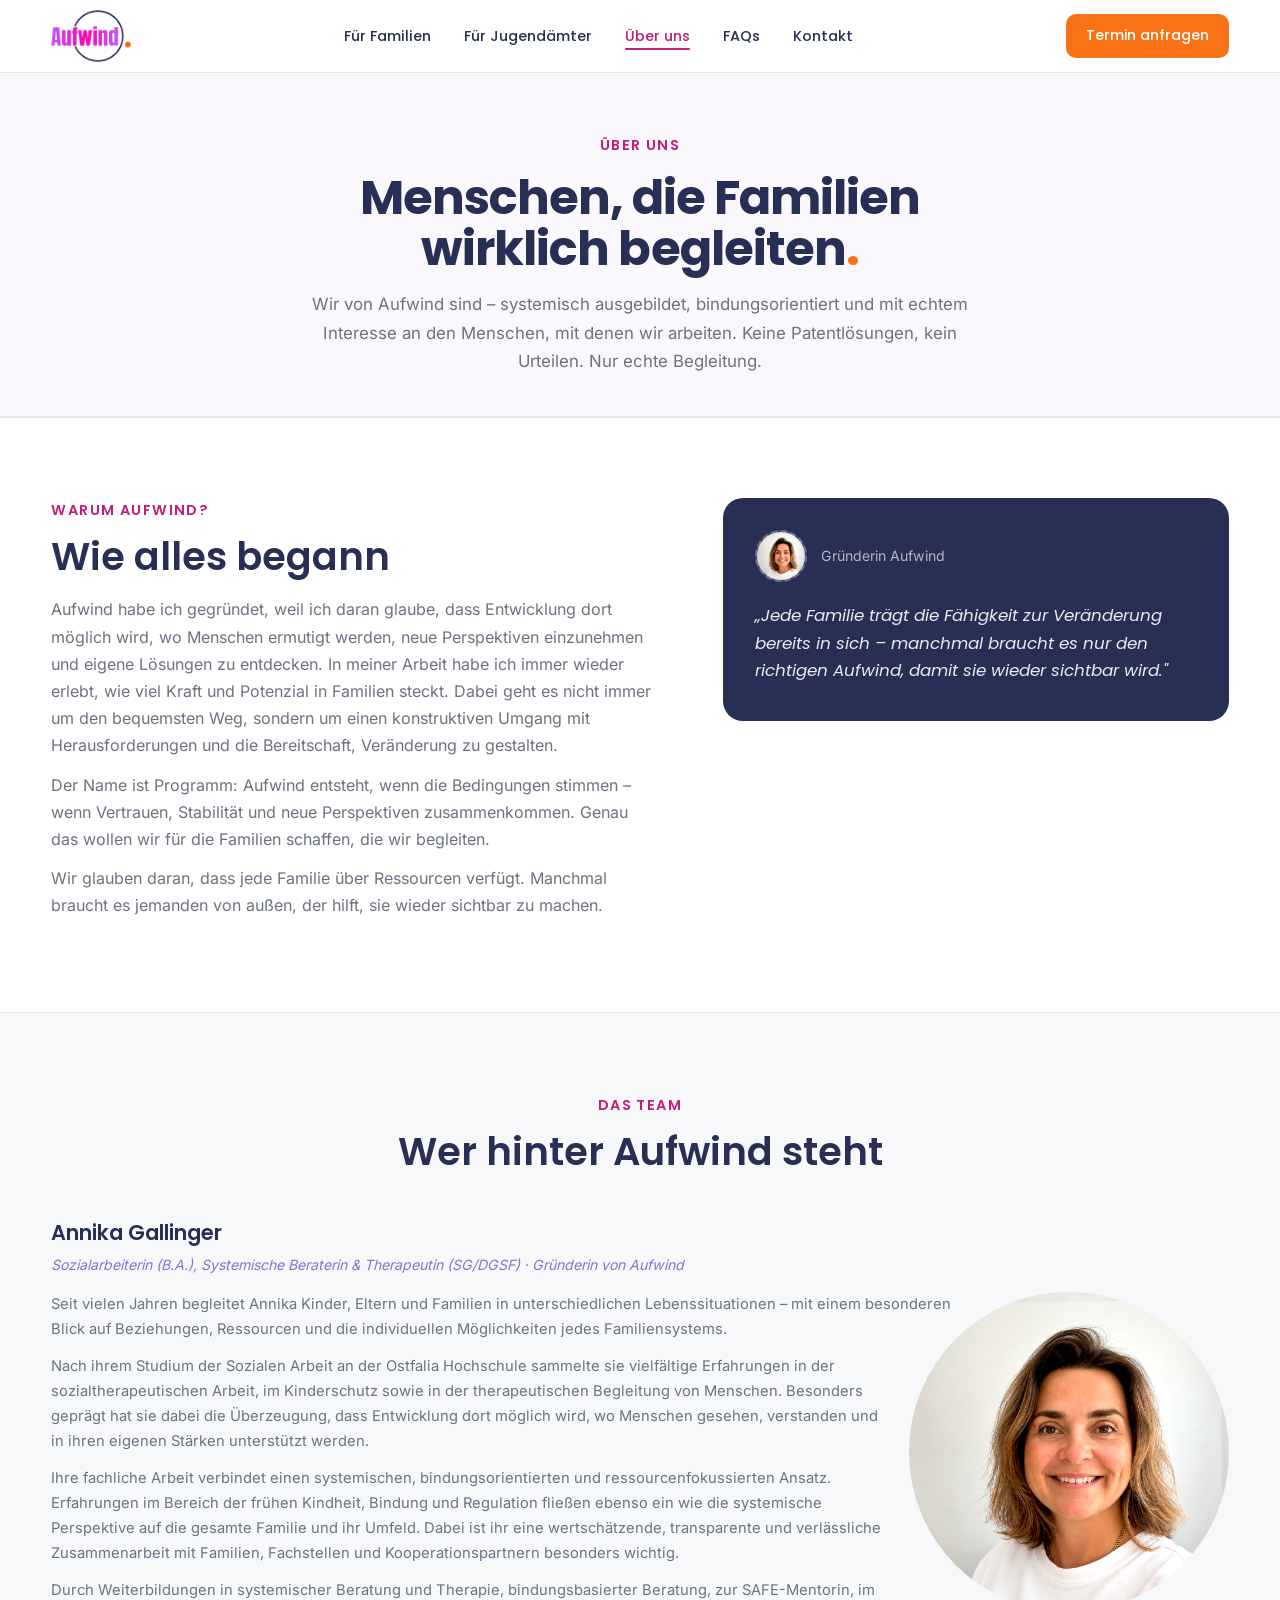
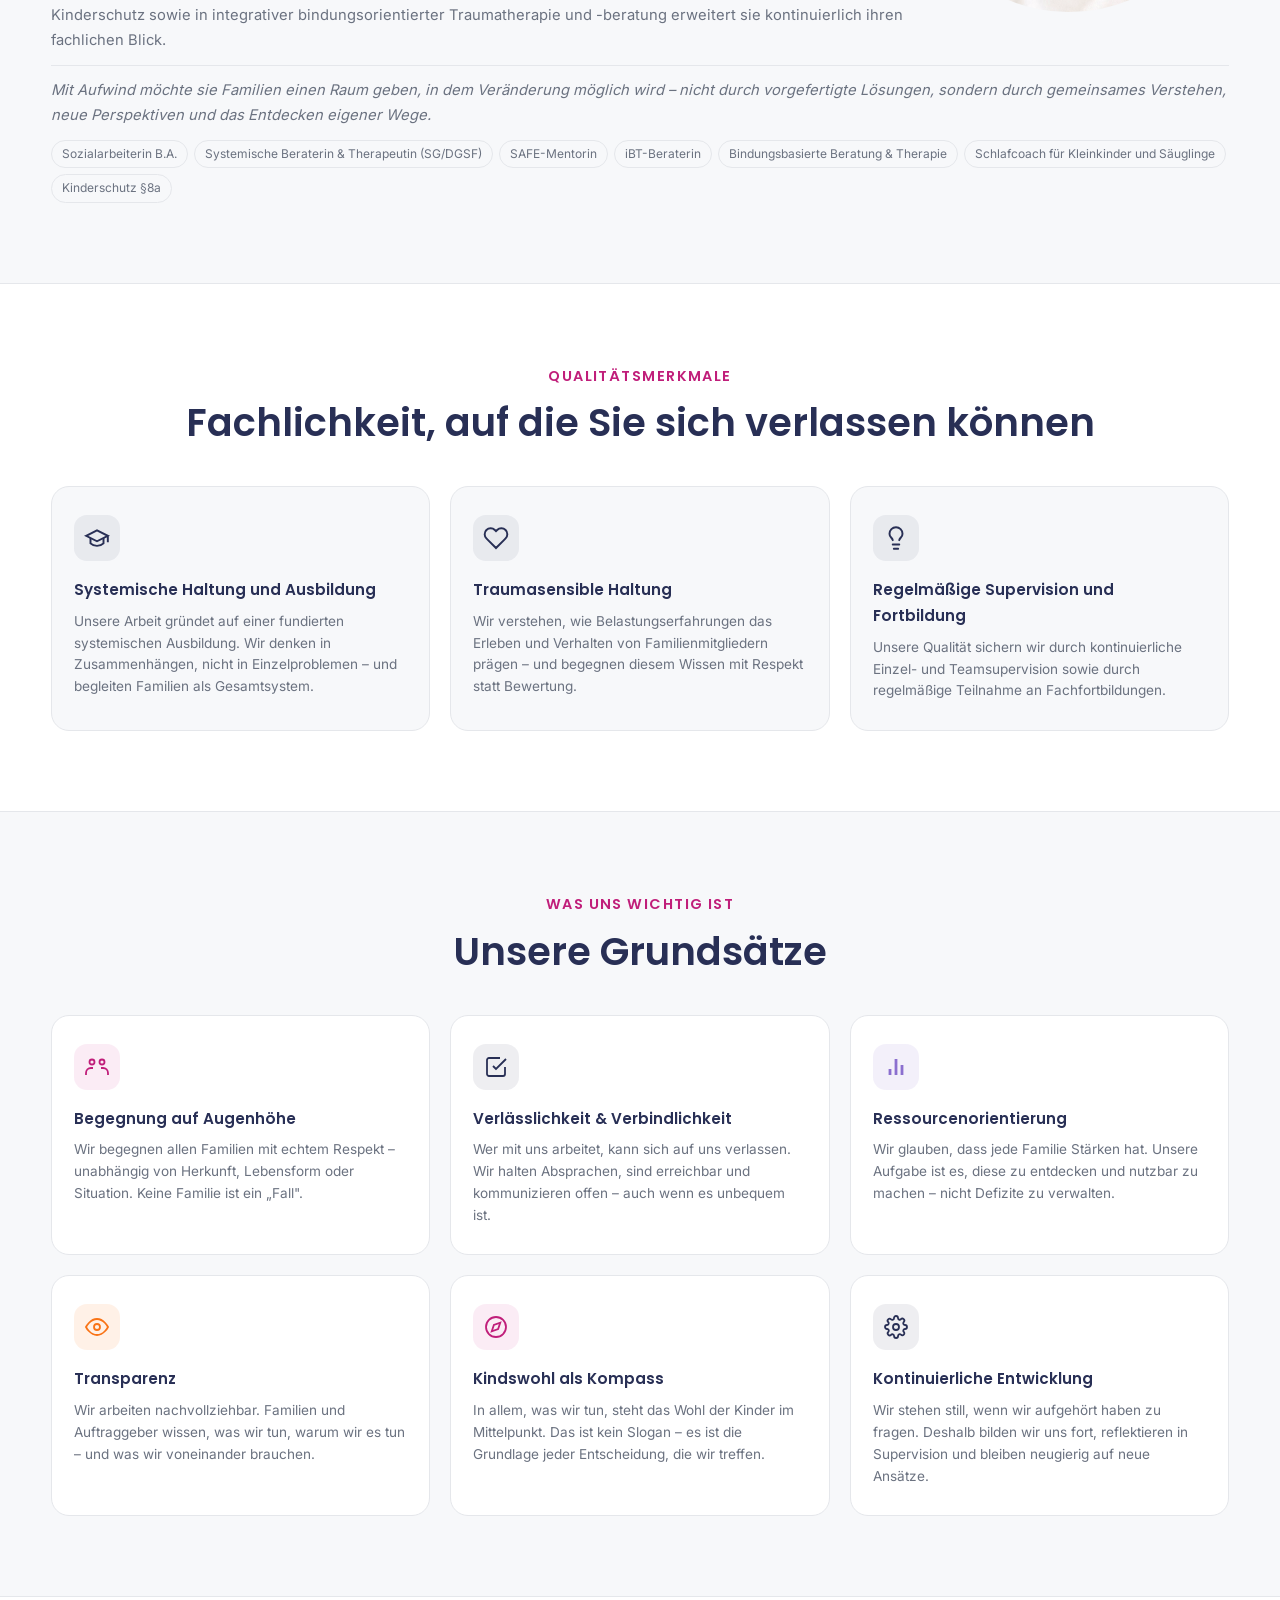
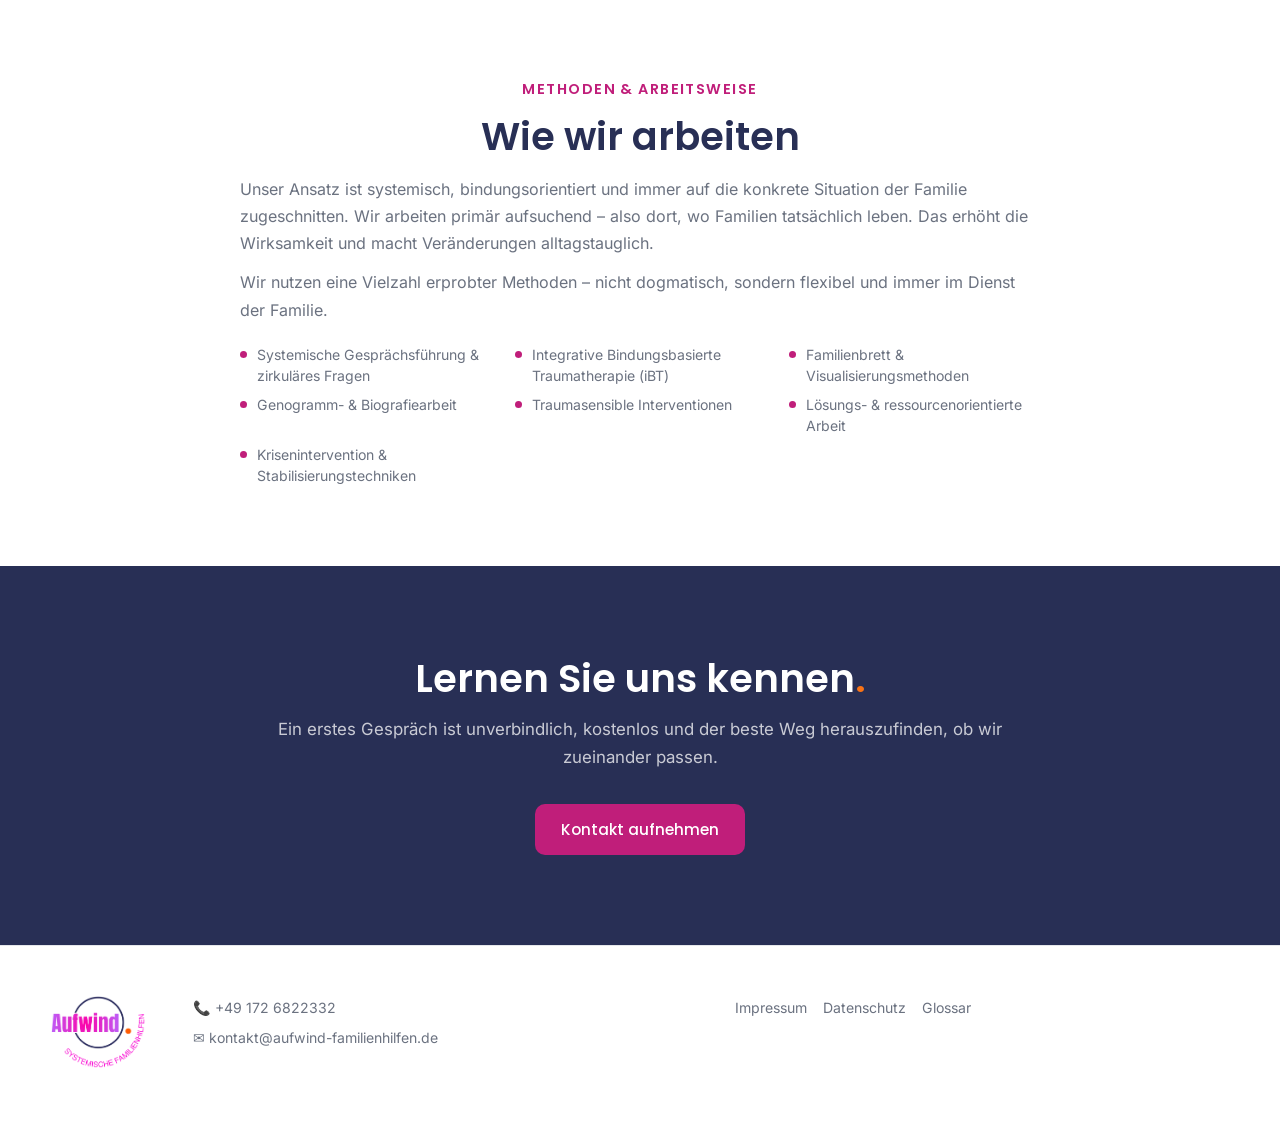
<file: ueber-uns.html>
<!DOCTYPE html>
<html lang="de">
<head>
<meta charset="UTF-8">
  <meta http-equiv="X-Frame-Options" content="DENY">
  <meta http-equiv="Content-Security-Policy" content="default-src 'self'; style-src 'self' 'unsafe-inline'; font-src 'self'; img-src 'self' data:; script-src 'self' 'unsafe-inline'; connect-src 'self'; frame-ancestors 'none'; base-uri 'self';">
  <meta name="referrer" content="strict-origin-when-cross-origin">
  <meta http-equiv="Permissions-Policy" content="camera=(), microphone=(), geolocation=()">
  <meta name="viewport" content="width=device-width, initial-scale=1.0">
<title>Über uns – Systemische Beratung in Ostholstein | Aufwind</title>
<meta name="description" content="Wer steckt hinter Aufwind? Systemisch ausgebildete Fachkraft mit Herz, Haltung und bindungstheoretischer Fundierung – für Familien und Institutionen in Ostholstein und dem Raum Lübeck.">
<link rel="icon" type="image/png" sizes="32x32" href="logo_kurz.png">
<link rel="icon" type="image/png" sizes="16x16" href="logo_kurz.png">
<link rel="apple-touch-icon" href="logo_kurz.png">
<link rel="stylesheet" href="style.css?v=2">
<link rel="canonical" href="https://aufwind-familienhilfen.de/ueber-uns.html">
<meta property="og:type" content="website">
<meta property="og:locale" content="de_DE">
<meta property="og:site_name" content="Aufwind – Systemische Familienhilfen">
<meta property="og:url" content="https://aufwind-familienhilfen.de/ueber-uns.html">
<meta property="og:title" content="Über uns – Systemische Beratung in Ostholstein | Aufwind">
<meta property="og:description" content="Wer steckt hinter Aufwind? Systemisch ausgebildete Fachkraft mit Herz, Haltung und bindungstheoretischer Fundierung – für Familien und Institutionen in Ostholstein und dem Raum Lübeck.">
<meta property="og:image" content="https://aufwind-familienhilfen.de/aufwind.png">
<meta name="twitter:card" content="summary_large_image">
<meta name="twitter:title" content="Über uns – Systemische Beratung in Ostholstein | Aufwind">
<meta name="twitter:description" content="Wer steckt hinter Aufwind? Systemisch ausgebildete Fachkraft mit Herz, Haltung und bindungstheoretischer Fundierung – für Familien und Institutionen in Ostholstein und dem Raum Lübeck.">
<meta name="twitter:image" content="https://aufwind-familienhilfen.de/aufwind.png">
</head>
<body>
  <a class="skip-link" href="#main-content">Zum Hauptinhalt springen</a>

<!-- HEADER / NAV -->
<header class="header">
  <div class="container nav-inner">
    <div class="logo">
      <a href="index.html">
        <img src="logo_kurz.png" alt="Aufwind – Systemische Familienhilfen" class="logo-img">
      </a>
    </div>
    <nav class="main-nav" id="main-nav">
      <a href="familien.html">Für Familien</a>
      <a href="jugendaemter.html">Für Jugendämter</a>
      <a href="ueber-uns.html" class="nav-active">Über uns</a>
      <a href="faqs.html">FAQs</a>
      <a href="kontakt.html">Kontakt</a>
    </nav>
    <a href="kontakt.html" class="btn btn-orange nav-cta">Termin anfragen</a>
    <button class="burger" aria-label="Menü öffnen" aria-expanded="false" aria-controls="main-nav">
      <span></span><span></span><span></span>
    </button>
  </div>
</header>

<main id="main-content">

<!-- HERO -->
<section class="page-hero ueber-hero">
  <div class="container ueber-hero-center">
    <div class="ueber-hero-text">
      <p class="eyebrow">ÜBER UNS</p>
      <h1 class="page-hero-h1">Menschen, die Familien wirklich begleiten<span class="h1-orange-dot">.</span></h1>
      <p class="ueber-hero-sub">Wir von Aufwind sind – systemisch ausgebildet, bindungsorientiert und mit echtem Interesse an den Menschen, mit denen wir arbeiten. Keine Patentlösungen, kein Urteilen. Nur echte Begleitung.</p>
    </div>
  </div>
</section>

<!-- WARUM AUFWIND -->
<section class="section-ueber-warum">
  <div class="container ueber-warum-layout">
    <div class="ueber-warum-text">
      <p class="section-eyebrow">WARUM AUFWIND?</p>
      <h2>Wie alles begann</h2>
      <p>
        Aufwind habe ich gegründet, weil ich daran glaube, dass Entwicklung dort möglich wird, wo Menschen ermutigt werden, neue Perspektiven einzunehmen und eigene Lösungen zu entdecken. In meiner Arbeit habe ich immer wieder erlebt, wie viel Kraft und Potenzial in Familien steckt. Dabei geht es nicht immer um den bequemsten Weg, sondern um einen konstruktiven Umgang mit Herausforderungen und die Bereitschaft, Veränderung zu gestalten.
      </p>
      <p>
        Der Name ist Programm: Aufwind entsteht, wenn die Bedingungen stimmen – wenn Vertrauen, Stabilität und neue Perspektiven zusammenkommen. Genau das wollen wir für die Familien schaffen, die wir begleiten.
      </p>
      <p>
        Wir glauben daran, dass jede Familie über Ressourcen verfügt. Manchmal braucht es jemanden von außen, der hilft, sie wieder sichtbar zu machen.
      </p>
    </div>
    <div class="ueber-warum-quote">
      <blockquote class="ueber-quote">
        <div class="ueber-quote-author">
          <div class="ueber-quote-photo">
            <img src="annika.gallinger.jpg" alt="Annika Gallinger" style="width:100%;height:100%;object-fit:cover;border-radius:50%;">
          </div>
          <cite>Gründerin Aufwind</cite>
        </div>
        <p>„Jede Familie trägt die Fähigkeit zur Veränderung bereits in sich – manchmal braucht es nur den richtigen Aufwind, damit sie wieder sichtbar wird."</p>
      </blockquote>
    </div>
  </div>
</section>

<!-- TEAM -->
<section class="section-ueber-team">
  <div class="container">
    <p class="section-eyebrow center-text">DAS TEAM</p>
    <h2 class="center-text ueber-team-heading">Wer hinter Aufwind steht</h2>
    <div class="team-grid">
        <div class="team-info">
          <h3>Annika Gallinger</h3>
          <p class="team-role">Sozialarbeiterin (B.A.), Systemische Beraterin &amp; Therapeutin (SG/DGSF) · Gründerin von Aufwind</p>
        <img src="annika.gallinger.jpg" alt="Annika Gallinger – Gründerin von Aufwind" class="team-photo-img">
          <p class="team-bio">
            Seit vielen Jahren begleitet Annika Kinder, Eltern und Familien in unterschiedlichen Lebenssituationen – mit einem besonderen Blick auf Beziehungen, Ressourcen und die individuellen Möglichkeiten jedes Familiensystems.
          </p>
          <p class="team-bio">
            Nach ihrem Studium der Sozialen Arbeit an der Ostfalia Hochschule sammelte sie vielfältige Erfahrungen in der sozialtherapeutischen Arbeit, im Kinderschutz sowie in der therapeutischen Begleitung von Menschen. Besonders geprägt hat sie dabei die Überzeugung, dass Entwicklung dort möglich wird, wo Menschen gesehen, verstanden und in ihren eigenen Stärken unterstützt werden.
          </p>
          <p class="team-bio">
            Ihre fachliche Arbeit verbindet einen systemischen, bindungsorientierten und ressourcenfokussierten Ansatz. Erfahrungen im Bereich der frühen Kindheit, Bindung und Regulation fließen ebenso ein wie die systemische Perspektive auf die gesamte Familie und ihr Umfeld. Dabei ist ihr eine wertschätzende, transparente und verlässliche Zusammenarbeit mit Familien, Fachstellen und Kooperationspartnern besonders wichtig.
          </p>
          <p class="team-bio">
            Durch Weiterbildungen in systemischer Beratung und Therapie, bindungsbasierter Beratung, zur SAFE-Mentorin, im Kinderschutz sowie in integrativer bindungsorientierter Traumatherapie und -beratung erweitert sie kontinuierlich ihren fachlichen Blick.
          </p>
          <p class="team-bio team-bio-vision">
            Mit Aufwind möchte sie Familien einen Raum geben, in dem Veränderung möglich wird – nicht durch vorgefertigte Lösungen, sondern durch gemeinsames Verstehen, neue Perspektiven und das Entdecken eigener Wege.
          </p>
          <div class="team-tags">
            <span class="team-tag">Sozialarbeiterin B.A.</span>
            <span class="team-tag">Systemische Beraterin &amp; Therapeutin (SG/DGSF)</span>
            <span class="team-tag">SAFE-Mentorin</span>
            <span class="team-tag">iBT-Beraterin</span>
            <span class="team-tag">Bindungsbasierte Beratung &amp; Therapie</span>
            <span class="team-tag">Schlafcoach für Kleinkinder und Säuglinge</span>
            <span class="team-tag">Kinderschutz §8a</span>
          </div>
        </div>
      </div>

    </div>
  </div>
</section>

<!-- QUALIFIKATIONEN -->
<section class="section-ueber-quali">
  <div class="container">
    <p class="section-eyebrow center-text">QUALITÄTSMERKMALE</p>
    <h2 class="center-text ueber-quali-heading">Fachlichkeit, auf die Sie sich verlassen können</h2>
    <div class="quali-grid">

      <div class="quali-card">
        <div class="quali-icon">
          <svg aria-hidden="true" width="26" height="26" fill="none" stroke="currentColor" stroke-width="1.8" viewBox="0 0 24 24"><path d="M22 10v6M2 10l10-5 10 5-10 5z"/><path d="M6 12v5c3 3 9 3 12 0v-5"/></svg>
        </div>
        <h3>Systemische Haltung und Ausbildung</h3>
        <p>Unsere Arbeit gründet auf einer fundierten systemischen Ausbildung. Wir denken in Zusammenhängen, nicht in Einzelproblemen – und begleiten Familien als Gesamtsystem.</p>
      </div>

      <div class="quali-card">
        <div class="quali-icon">
          <svg aria-hidden="true" width="26" height="26" fill="none" stroke="currentColor" stroke-width="1.8" viewBox="0 0 24 24"><path d="M20.84 4.61a5.5 5.5 0 00-7.78 0L12 5.67l-1.06-1.06a5.5 5.5 0 00-7.78 7.78l1.06 1.06L12 21.23l7.78-7.78 1.06-1.06a5.5 5.5 0 000-7.78z"/></svg>
        </div>
        <h3>Traumasensible Haltung</h3>
        <p>Wir verstehen, wie Belastungserfahrungen das Erleben und Verhalten von Familienmitgliedern prägen – und begegnen diesem Wissen mit Respekt statt Bewertung.</p>
      </div>

      <div class="quali-card">
        <div class="quali-icon">
          <svg aria-hidden="true" width="26" height="26" fill="none" stroke="currentColor" stroke-width="1.8" stroke-linecap="round" stroke-linejoin="round" viewBox="0 0 24 24"><path d="M15 14c.2-1 .7-1.7 1.5-2.5 1-.9 1.5-2.2 1.5-3.5A6 6 0 006 8c0 1 .2 2.2 1.5 3.5.7.7 1.3 1.5 1.5 2.5"/><path d="M9 18h6"/><path d="M10 22h4"/></svg>
        </div>
        <h3>Regelmäßige Supervision und Fortbildung</h3>
        <p>Unsere Qualität sichern wir durch kontinuierliche Einzel- und Teamsupervision sowie durch regelmäßige Teilnahme an Fachfortbildungen.</p>
      </div>

    </div>
  </div>
</section>


<!-- WERTE / WAS UNS WICHTIG IST -->
<section class="section-ueber-werte">
  <div class="container">
    <p class="section-eyebrow center-text">WAS UNS WICHTIG IST</p>
    <h2 class="center-text ueber-werte-heading">Unsere Grundsätze</h2>
    <div class="werte-grid">
      <div class="werte-card">
        <div class="werte-icon magenta-icon">
          <svg aria-hidden="true" width="24" height="24" fill="none" stroke="currentColor" stroke-width="1.8" viewBox="0 0 24 24"><circle cx="7" cy="7" r="2.5"/><path d="M1 20v-2a5 5 0 015-5h2"/><circle cx="17" cy="7" r="2.5"/><path d="M23 20v-2a5 5 0 00-5-5h-2"/></svg>
        </div>
        <h3>Begegnung auf Augenhöhe</h3>
        <p>Wir begegnen allen Familien mit echtem Respekt – unabhängig von Herkunft, Lebensform oder Situation. Keine Familie ist ein „Fall".</p>
      </div>
      <div class="werte-card">
        <div class="werte-icon navy-icon">
          <svg aria-hidden="true" width="24" height="24" fill="none" stroke="currentColor" stroke-width="1.8" viewBox="0 0 24 24"><polyline points="9 11 12 14 22 4"/><path d="M21 12v7a2 2 0 01-2 2H5a2 2 0 01-2-2V5a2 2 0 012-2h11"/></svg>
        </div>
        <h3>Verlässlichkeit &amp; Verbindlichkeit</h3>
        <p>Wer mit uns arbeitet, kann sich auf uns verlassen. Wir halten Absprachen, sind erreichbar und kommunizieren offen – auch wenn es unbequem ist.</p>
      </div>
      <div class="werte-card">
        <div class="werte-icon violet-icon">
          <svg aria-hidden="true" width="24" height="24" fill="none" stroke="currentColor" stroke-width="1.8" viewBox="0 0 24 24"><line x1="18" y1="20" x2="18" y2="10" stroke-width="2.8"/><line x1="12" y1="20" x2="12" y2="4" stroke-width="2.8"/><line x1="6" y1="20" x2="6" y2="14" stroke-width="2.8"/></svg>
        </div>
        <h3>Ressourcenorientierung</h3>
        <p>Wir glauben, dass jede Familie Stärken hat. Unsere Aufgabe ist es, diese zu entdecken und nutzbar zu machen – nicht Defizite zu verwalten.</p>
      </div>
      <div class="werte-card">
        <div class="werte-icon orange-icon">
          <svg aria-hidden="true" width="24" height="24" fill="none" stroke="currentColor" stroke-width="1.8" viewBox="0 0 24 24"><path d="M1 12s4-8 11-8 11 8 11 8-4 8-11 8-11-8-11-8z"/><circle cx="12" cy="12" r="3"/></svg>
        </div>
        <h3>Transparenz</h3>
        <p>Wir arbeiten nachvollziehbar. Familien und Auftraggeber wissen, was wir tun, warum wir es tun – und was wir voneinander brauchen.</p>
      </div>
      <div class="werte-card">
        <div class="werte-icon magenta-icon">
          <svg aria-hidden="true" width="24" height="24" fill="none" stroke="currentColor" stroke-width="1.8" viewBox="0 0 24 24"><circle cx="12" cy="12" r="10"/><polygon points="16.24 7.76 14.12 14.12 7.76 16.24 9.88 9.88 16.24 7.76"/></svg>
        </div>
        <h3>Kindswohl als Kompass</h3>
        <p>In allem, was wir tun, steht das Wohl der Kinder im Mittelpunkt. Das ist kein Slogan – es ist die Grundlage jeder Entscheidung, die wir treffen.</p>
      </div>
      <div class="werte-card">
        <div class="werte-icon navy-icon">
          <svg aria-hidden="true" width="24" height="24" fill="none" stroke="currentColor" stroke-width="1.8" viewBox="0 0 24 24"><circle cx="12" cy="12" r="3"/><path d="M19.4 15a1.65 1.65 0 00.33 1.82l.06.06a2 2 0 010 2.83 2 2 0 01-2.83 0l-.06-.06a1.65 1.65 0 00-1.82-.33 1.65 1.65 0 00-1 1.51V21a2 2 0 01-4 0v-.09A1.65 1.65 0 009 19.4a1.65 1.65 0 00-1.82.33l-.06.06a2 2 0 01-2.83-2.83l.06-.06A1.65 1.65 0 004.68 15a1.65 1.65 0 00-1.51-1H3a2 2 0 010-4h.09A1.65 1.65 0 004.6 9a1.65 1.65 0 00-.33-1.82l-.06-.06a2 2 0 012.83-2.83l.06.06A1.65 1.65 0 009 4.68a1.65 1.65 0 001-1.51V3a2 2 0 014 0v.09a1.65 1.65 0 001 1.51 1.65 1.65 0 001.82-.33l.06-.06a2 2 0 012.83 2.83l-.06.06A1.65 1.65 0 0019.4 9a1.65 1.65 0 001.51 1H21a2 2 0 010 4h-.09a1.65 1.65 0 00-1.51 1z"/></svg>
        </div>
        <h3>Kontinuierliche Entwicklung</h3>
        <p>Wir stehen still, wenn wir aufgehört haben zu fragen. Deshalb bilden wir uns fort, reflektieren in Supervision und bleiben neugierig auf neue Ansätze.</p>
      </div>
    </div>
  </div>
</section>

<!-- ARBEITSWEISE / METHODEN -->
<section class="section-ueber-methoden">
  <div class="container ueber-methoden-full">
    <div class="ueber-methoden-text">
      <p class="section-eyebrow">METHODEN &amp; ARBEITSWEISE</p>
      <h2>Wie wir arbeiten</h2>
      <p>
        Unser Ansatz ist systemisch, bindungsorientiert und immer auf die konkrete Situation der Familie zugeschnitten. Wir arbeiten primär aufsuchend – also dort, wo Familien tatsächlich leben. Das erhöht die Wirksamkeit und macht Veränderungen alltagstauglich.
      </p>
      <p>
        Wir nutzen eine Vielzahl erprobter Methoden – nicht dogmatisch, sondern flexibel und immer im Dienst der Familie.
      </p>
      <div class="methoden-liste">
        <div class="methoden-item">
          <div class="methoden-dot"></div>
          <span>Systemische Gesprächsführung &amp; zirkuläres Fragen</span>
        </div>
        <div class="methoden-item">
          <div class="methoden-dot"></div>
          <span>Integrative Bindungsbasierte Traumatherapie (iBT)</span>
        </div>
        <div class="methoden-item">
          <div class="methoden-dot"></div>
          <span>Familienbrett &amp; Visualisierungsmethoden</span>
        </div>
        <div class="methoden-item">
          <div class="methoden-dot"></div>
          <span>Genogramm- &amp; Biografiearbeit</span>
        </div>
        <div class="methoden-item">
          <div class="methoden-dot"></div>
          <span>Traumasensible Interventionen</span>
        </div>
        <div class="methoden-item">
          <div class="methoden-dot"></div>
          <span>Lösungs- &amp; ressourcenorientierte Arbeit</span>
        </div>
        <div class="methoden-item">
          <div class="methoden-dot"></div>
          <span>Krisenintervention &amp; Stabilisierungstechniken</span>
        </div>
      </div>
    </div>
  </div>
</section>

<!-- CTA -->
<section class="section-cta section-cta-navy">
  <div class="container narrow-center">
    <h2 class="cta-navy-heading">Lernen Sie uns kennen<span style="color:var(--orange);">.</span></h2>
    <p class="cta-navy-sub">Ein erstes Gespräch ist unverbindlich, kostenlos und der beste Weg herauszufinden, ob wir zueinander passen.</p>
    <div class="cta-buttons">
      <a href="kontakt.html" class="btn btn-magenta">Kontakt aufnehmen</a>
    </div>
  </div>
</section>



</main>

<!-- FOOTER -->
<footer class="footer">
  <div class="container footer-inner">
    <div class="footer-brand">
      <div class="footer-logo">
        <img src="logo_aufwind.png" alt="Aufwind – Systemische Familienhilfen" class="footer-logo-img">
      </div>
    </div>    <div class="footer-contact">
      <p>📞 +49 172 6822332</p>
      <p>✉ kontakt@aufwind-familienhilfen.de</p>
    </div>
    <div class="footer-links">
      <a href="impressum.html">Impressum</a>
      <a href="datenschutz.html">Datenschutz</a>
      <a href="glossar.html">Glossar</a>
    </div>
  </div>
</footer>

<!-- SCROLL TO TOP -->
<button class="scroll-top" id="scrollTop" aria-label="Nach oben" title="Nach oben">
  <svg aria-hidden="true" width="20" height="20" fill="none" stroke="currentColor" stroke-width="2.2" viewBox="0 0 24 24"><polyline points="18 15 12 9 6 15"/></svg>
</button>

<script>
  const burger = document.querySelector('.burger');
  const nav = document.querySelector('.main-nav');
  burger.addEventListener('click', () => {
    const isOpen = nav.classList.toggle('nav-open');
    burger.classList.toggle('burger-open');
    burger.setAttribute('aria-expanded', isOpen);
  });

  const scrollBtn = document.getElementById('scrollTop');
  window.addEventListener('scroll', () => {
    scrollBtn.classList.toggle('scroll-top-visible', window.scrollY > 300);
  });
  scrollBtn.addEventListener('click', () => {
    window.scrollTo({ top: 0, behavior: 'smooth' });
  });
</script>

</body>
</html>
</file>
<file: style.css>
/* ===== LOCAL FONTS ===== */
@font-face {
  font-family: 'Inter';
  font-style: normal;
  font-weight: 300;
  font-display: swap;
  src: url('fonts/inter.woff2') format('woff2');
}
@font-face {
  font-family: 'Inter';
  font-style: normal;
  font-weight: 400;
  font-display: swap;
  src: url('fonts/inter.woff2') format('woff2');
}
@font-face {
  font-family: 'Inter';
  font-style: normal;
  font-weight: 500;
  font-display: swap;
  src: url('fonts/inter.woff2') format('woff2');
}
@font-face {
  font-family: 'Poppins';
  font-style: normal;
  font-weight: 300;
  font-display: swap;
  src: url('fonts/poppins-300.woff2') format('woff2');
}
@font-face {
  font-family: 'Poppins';
  font-style: normal;
  font-weight: 400;
  font-display: swap;
  src: url('fonts/poppins-400.woff2') format('woff2');
}
@font-face {
  font-family: 'Poppins';
  font-style: italic;
  font-weight: 400;
  font-display: swap;
  src: url('fonts/poppins-400italic.woff2') format('woff2');
}
@font-face {
  font-family: 'Poppins';
  font-style: normal;
  font-weight: 500;
  font-display: swap;
  src: url('fonts/poppins-500.woff2') format('woff2');
}
@font-face {
  font-family: 'Poppins';
  font-style: normal;
  font-weight: 600;
  font-display: swap;
  src: url('fonts/poppins-600.woff2') format('woff2');
}
@font-face {
  font-family: 'Poppins';
  font-style: normal;
  font-weight: 700;
  font-display: swap;
  src: url('fonts/poppins-700.woff2') format('woff2');
}

/* ===== ROOT VARIABLES ===== */
:root {
  --navy:    #282F55;
  --navy-dark: #1f2344;
  --magenta: #C01E7A;
  --magenta-light: #f0d6ea;
  --orange:  #F97316;
  --violet:  #8B6FCF;
  --bg:      #F7F8FA;
  --bg-light: #fdfcfe;
  --gray:    #6B7280;
  --gray-light: #E5E7EB;
  --white:   #ffffff;
  --text:    #1f2937;
  --text-light: #6B7280;
}

/* ===== RESET ===== */
*, *::before, *::after { box-sizing: border-box; margin: 0; padding: 0; }
html { scroll-behavior: smooth; }
body {
  font-family: 'Inter', 'Poppins', sans-serif;
  color: var(--text);
  line-height: 1.7;
  background: var(--white);
}
img { max-width: 100%; display: block; }
a { text-decoration: none; }
ul { list-style: none; }

/* ===== LAYOUT ===== */
.container {
  width: min(1200px, 92%);
  margin: 0 auto;
}
.narrow-center {
  max-width: 760px;
  margin: 0 auto;
  text-align: center;
}
.center-text { text-align: center; }

/* ===== TYPOGRAPHY ===== */
h1 { font-family: 'Poppins', sans-serif; font-weight: 700; line-height: 1.05; letter-spacing: -0.02em; color: var(--navy); }
h2 { font-family: 'Poppins', sans-serif; font-weight: 600; font-size: clamp(1.6rem, 3vw, 2.4rem); line-height: 1.2; color: var(--navy); }
h3 { font-family: 'Poppins', sans-serif; font-weight: 600; font-size: 1.1rem; color: var(--navy); }
h4 { font-family: 'Poppins', sans-serif; font-weight: 600; font-size: 0.95rem; color: var(--navy); }
p  { font-family: 'Inter', sans-serif; font-weight: 400; font-size: 1rem; color: var(--text-light); }

.section-eyebrow {
  font-family: 'Poppins', sans-serif;
  font-size: 0.9rem;
  font-weight: 600;
  letter-spacing: 0.1em;
  color: var(--magenta);
  text-transform: uppercase;
  margin-bottom: 0.75rem;
}
.section-sub {
  font-size: 1.05rem;
  color: var(--text-light);
  margin-top: 0.75rem;
  margin-bottom: 3rem;
}
.text-magenta { color: var(--magenta); }

/* ===== BUTTONS ===== */
.btn {
  display: inline-block;
  padding: 13px 26px;
  border-radius: 10px;
  font-family: 'Poppins', sans-serif;
  font-weight: 500;
  font-size: 0.95rem;
  cursor: pointer;
  transition: opacity 0.2s, transform 0.15s;
}
.btn:hover { opacity: 0.88; transform: translateY(-1px); }
.btn:active { transform: translateY(0); }
.btn-magenta  { background: var(--magenta); color: #fff; }
.btn-orange   { background: var(--orange);  color: #fff; }
.btn-outline-magenta {
  border: 2px solid var(--magenta);
  color: var(--magenta);
  background: transparent;
}
.btn-outline-navy {
  border: 2px solid var(--navy);
  color: var(--navy);
  background: transparent;
}
.btn-outline-white {
  border: 2px solid #fff;
  color: #fff;
  background: transparent;
}

.link-arrow {
  font-family: 'Poppins', sans-serif;
  font-weight: 500;
  color: var(--magenta);
  font-size: 0.95rem;
  display: inline-flex;
  align-items: center;
  gap: 4px;
  margin-top: 1rem;
  transition: gap 0.2s;
}
.link-arrow:hover { gap: 10px; }
.link-arrow-white {
  font-family: 'Poppins', sans-serif;
  font-weight: 500;
  color: rgba(255,255,255,0.9);
  font-size: 0.95rem;
  display: inline-flex;
  align-items: center;
  gap: 4px;
  margin-top: 1rem;
  transition: gap 0.2s, color 0.2s;
}
.link-arrow-white:hover { gap: 10px; color: #fff; }

/* ===== HEADER ===== */
.header {
  position: sticky;
  top: 0;
  background: #fff;
  border-bottom: 1px solid var(--gray-light);
  z-index: 100;
}
.nav-inner {
  display: flex;
  align-items: center;
  justify-content: space-between;
  height: 72px;
  gap: 24px;
}
.logo {
  display: flex;
  align-items: baseline;
  gap: 2px;
  flex-shrink: 0;
}
.logo-aufwind {
  font-family: 'Poppins', sans-serif;
  font-weight: 700;
  font-size: 1.55rem;
  color: var(--magenta);
}
.logo-dot {
  font-family: 'Poppins', sans-serif;
  font-weight: 700;
  font-size: 1.55rem;
  color: var(--orange);
}
.logo-sub {
  font-family: 'Inter', sans-serif;
  font-size: 0.72rem;
  color: var(--gray);
  margin-left: 6px;
  letter-spacing: 0.02em;
}
.main-nav a {
  font-family: 'Poppins', sans-serif;
  font-size: 0.9rem;
  font-weight: 500;
  color: var(--navy);
  margin: 0 14px;
  transition: color 0.2s;
}
.main-nav a:hover { color: var(--magenta); }
.nav-cta { padding: 10px 20px; font-size: 0.88rem; flex-shrink: 0; }
.burger {
  display: none;
  flex-direction: column;
  gap: 5px;
  background: none;
  border: none;
  cursor: pointer;
  padding: 4px;
}
.burger span {
  display: block;
  width: 24px;
  height: 2px;
  background: var(--navy);
  border-radius: 2px;
  transition: transform 0.3s, opacity 0.3s;
}
.burger-open span:nth-child(1) { transform: translateY(7px) rotate(45deg); }
.burger-open span:nth-child(2) { opacity: 0; }
.burger-open span:nth-child(3) { transform: translateY(-7px) rotate(-45deg); }

/* Mobile nav */
.main-nav.nav-open {
  display: flex;
  flex-direction: column;
  position: absolute;
  top: 72px;
  left: 0;
  right: 0;
  background: #fff;
  border-bottom: 1px solid var(--gray-light);
  padding: 20px 24px;
  gap: 4px;
  box-shadow: 0 8px 24px rgba(0,0,0,0.08);
}
.main-nav.nav-open a { margin: 0; padding: 10px 0; border-bottom: 1px solid var(--gray-light); }
.main-nav.nav-open a:last-child { border-bottom: none; }
.main-nav.nav-open a::after { display: none; }

/* ===== HERO ===== */
.hero {
  padding: 80px 0 70px;
  background: #faf8fc;
  overflow: hidden;
}
.hero-layout {
  display: grid;
  grid-template-columns: 1fr 1fr;
  gap: 60px;
  align-items: center;
}
.eyebrow {
  font-family: 'Poppins', sans-serif;
  font-size: 0.9rem;
  font-weight: 600;
  letter-spacing: 0.1em;
  color: var(--magenta);
  text-transform: uppercase;
  margin-bottom: 1rem;
}
h1 { font-size: clamp(2.8rem, 6vw, 5rem); }
.h1-magenta { color: var(--magenta); }
.h1-orange-dot { color: var(--orange); }
.hero-sub {
  margin-top: 1.25rem;
  font-size: 1.05rem;
  max-width: 480px;
  color: var(--text-light);
}
.hero-buttons {
  display: flex;
  flex-wrap: wrap;
  gap: 14px;
  margin-top: 2rem;
}
.hero-image-wrap {
  position: relative;
}
.hero-img {
  width: 100%;
  height: 100%;
  min-height: 440px;
  object-fit: cover;
  border-radius: 42% 58% 46% 54% / 44% 52% 48% 56%;
  min-height: 500px;
  display: block;
}
.hero-img-placeholder {
  background: linear-gradient(135deg, #e8e0f0 0%, #ddd8ec 100%);
  border-radius: 24px;
  min-height: 440px;
  display: flex;
  flex-direction: column;
  align-items: center;
  justify-content: center;
  color: #9ca3af;
  font-family: 'Inter', sans-serif;
  font-size: 0.9rem;
}
.hero-img-placeholder p { color: #9ca3af; font-size: 1rem; }
.hero-img-placeholder small { color: #bbb; font-size: 0.78rem; margin-top: 4px; }
.hero-badge {
  position: absolute;
  bottom: 28px;
  left: -20px;
  background: var(--orange);
  color: #fff;
  width: 130px;
  height: 130px;
  border-radius: 50%;
  display: flex;
  align-items: center;
  justify-content: center;
  text-align: center;
  font-family: 'Poppins', sans-serif;
  font-weight: 600;
  font-size: 0.8rem;
  line-height: 1.5;
  box-shadow: 0 8px 24px rgba(249,115,22,0.35);
}

/* ===== INTRO SECTION ===== */
.section-intro {
  padding: 80px 0;
  background: var(--bg);
}
.section-intro h2 {
  font-size: clamp(1.6rem, 3vw, 2.2rem);
  color: var(--navy);
  margin-bottom: 1.2rem;
}
.section-intro p {
  font-size: 1.05rem;
  color: var(--text-light);
  margin-bottom: 0.75rem;
}

/* ===== ICON SECTION ===== */
.section-icons {
  padding: 80px 0;
  background: var(--bg);
  border-top: 1px solid var(--gray-light);
}
.icons-heading {
  color: var(--navy);
  margin-bottom: 3rem;
}
.icon-grid {
  display: grid;
  grid-template-columns: repeat(4, 1fr);
  gap: 32px;
}
.icon-card {
  text-align: center;
  padding: 8px 12px;
}
.icon-circle {
  width: 60px;
  height: 60px;
  border-radius: 50%;
  border: 1.5px solid var(--gray-light);
  display: flex;
  align-items: center;
  justify-content: center;
  margin: 0 auto 1rem;
  color: var(--magenta);
  transition: background 0.2s, border-color 0.2s;
}
.icon-card:hover .icon-circle {
  background: var(--magenta-light);
  border-color: var(--magenta);
}
.icon-card h3 {
  font-size: 1rem;
  color: var(--navy);
  margin-bottom: 0.4rem;
}
.icon-card p { font-size: 0.9rem; color: var(--text-light); }

/* ===== AUFWIND SECTION ===== */
.section-aufwind {
  padding: 90px 0;
  background: #fff;
}
.section-aufwind h2 {
  color: var(--navy);
  margin-bottom: 0.5rem;
}
.aufwind-grid {
  display: grid;
  grid-template-columns: repeat(7, 1fr);
  gap: 14px;
  margin-top: 3rem;
}
.aufwind-card {
  background: #fff;
  border-radius: 18px;
  padding: 22px 16px;
  border: 1px solid var(--gray-light);
  transition: transform 0.2s, box-shadow 0.2s, border-color 0.2s;
  cursor: default;
}
.aufwind-card:hover,
.aufwind-card:focus {
  transform: translateY(-4px);
  box-shadow: 0 12px 32px rgba(217,74,155,0.1);
  border-color: var(--magenta-light);
  outline: none;
}
.aufwind-letter {
  display: block;
  font-family: 'Poppins', sans-serif;
  font-size: 2.8rem;
  font-weight: 700;
  color: var(--magenta);
  line-height: 1;
  margin-bottom: 10px;
}
.aufwind-card h4 {
  color: var(--navy);
  margin-bottom: 0.4rem;
  font-size: 0.82rem;
  line-height: 1.3;
}
.aufwind-card p { font-size: 0.78rem; color: var(--text-light); line-height: 1.5; }

/* ===== ARBEITSWEISE ===== */
.section-arbeitsweise {
  padding: 90px 0;
  background: #fff;
}
.section-arbeitsweise h2 { color: var(--navy); margin-bottom: 3rem; }
.methoden-grid {
  display: grid;
  grid-template-columns: repeat(3, 1fr);
  gap: 20px;
  margin-top: 1rem;
}
.methode-card {
  background: var(--bg);
  border-radius: 14px;
  padding: 22px 20px;
  display: flex;
  align-items: center;
  gap: 16px;
  border: 1px solid var(--gray-light);
  transition: box-shadow 0.2s, transform 0.2s;
}
.methode-card:hover {
  box-shadow: 0 6px 20px rgba(40,47,85,0.08);
  transform: translateY(-2px);
}
.methode-icon {
  color: var(--magenta);
  flex-shrink: 0;
}
.methode-card span {
  font-family: 'Poppins', sans-serif;
  font-size: 0.9rem;
  font-weight: 500;
  color: var(--navy);
}

/* ===== FAMILIEN SECTION ===== */
.section-familien {
  padding: 90px 0;
  background: var(--bg);
}
.familien-layout {
  display: grid;
  grid-template-columns: 1fr 1fr;
  gap: 60px;
  align-items: center;
}
.familien-full {
  max-width: 720px;
  margin: 0 auto;
}
.familien-full .check-list {
  display: grid;
  grid-template-columns: 1fr 1fr;
  gap: 4px 2rem;
}
.familien-img-placeholder {
  background: linear-gradient(135deg, #e8e0f0 0%, #ddd8ec 100%);
  border-radius: 24px;
  min-height: 400px;
  display: flex;
  flex-direction: column;
  align-items: center;
  justify-content: center;
  color: #9ca3af;
}
.familien-img-placeholder p { color: #9ca3af; }
.familien-img-placeholder small { color: #bbb; font-size: 0.78rem; margin-top: 4px; }
.familien-text h2 { color: var(--navy); margin-bottom: 1rem; }
.familien-text p:not(.section-eyebrow)  { font-size: 1rem; color: var(--text-light); margin-bottom: 1.5rem; }

.check-list {
  margin-bottom: 2rem;
}
.check-list li {
  font-family: 'Inter', sans-serif;
  font-size: 0.97rem;
  color: var(--text);
  padding: 6px 0;
  padding-left: 22px;
  position: relative;
}
.check-list li::before {
  content: "✓";
  position: absolute;
  left: 0;
  color: var(--magenta);
  font-weight: 600;
}

/* ===== JUGENDÄMTER SECTION ===== */
.section-jugendaemter {
  padding: 90px 0;
  background: var(--navy);
}
.section-jugendaemter h2.center-text { color: #fff; }
.eyebrow-light { color: rgba(255,255,255,0.6) !important; }
.light-heading { color: #fff; }
.light-sub { color: rgba(255,255,255,0.65); }
.ja-cards {
  display: grid;
  grid-template-columns: repeat(3, 1fr);
  gap: 24px;
  margin-top: 0;
}
.ja-card {
  background: rgba(255,255,255,0.07);
  border: 1px solid rgba(255,255,255,0.12);
  border-radius: 18px;
  padding: 32px 28px;
  transition: background 0.2s;
}
.ja-card:hover { background: rgba(255,255,255,0.11); }
.ja-card-icon {
  color: var(--magenta);
  margin-bottom: 1.25rem;
}
.ja-card h3 { color: #fff; margin-bottom: 1rem; font-size: 1rem; }
.ja-card ul li {
  font-family: 'Inter', sans-serif;
  font-size: 0.9rem;
  color: rgba(255,255,255,0.7);
  padding: 5px 0;
  padding-left: 18px;
  position: relative;
}
.ja-card ul li::before {
  content: "·";
  position: absolute;
  left: 0;
  color: var(--magenta);
  font-size: 1.4rem;
  line-height: 1.2;
}
.center-btn { text-align: center; margin-top: 2.5rem; }

/* ===== ANSATZ SECTION ===== */
.section-ansatz {
  padding: 90px 0;
  background: #fff;
}
.section-ansatz h2 {
  color: var(--navy);
  font-size: clamp(1.5rem, 2.5vw, 2rem);
  margin-bottom: 1rem;
}
.section-ansatz p:not(.section-eyebrow) { font-size: 1.05rem; color: var(--text-light); }

/* ===== IBT SECTION ===== */
.section-ibt {
  padding: 80px 0;
  background: var(--bg);
}
.ibt-layout {
  display: grid;
  grid-template-columns: 1fr 1fr;
  gap: 60px;
  align-items: center;
}
.ibt-label {
  display: flex;
  align-items: flex-start;
  gap: 16px;
  margin-bottom: 1.25rem;
}
.ibt-icon-wrap {
  background: rgba(139,111,207,0.1);
  border-radius: 14px;
  padding: 12px;
  color: var(--violet);
  flex-shrink: 0;
}
.ibt-title {
  font-size: 1.2rem;
  color: var(--violet);
  margin: 0;
  line-height: 1.3;
}
.ibt-title em { font-style: italic; font-weight: 400; }
.ibt-layout p { font-size: 1rem; color: var(--text-light); }
.ibt-img-placeholder {
  background: linear-gradient(135deg, #f0ebe8 0%, #e8dfd6 100%);
  border-radius: 24px;
  min-height: 360px;
  display: flex;
  flex-direction: column;
  align-items: center;
  justify-content: center;
  color: #9ca3af;
  font-size: 0.9rem;
}
.ibt-img-placeholder p { color: #9ca3af; }
.ibt-img-placeholder small { color: #bbb; margin-top: 4px; font-size: 0.78rem; }

/* ===== CTA SECTION ===== */
.section-cta {
  padding: 90px 0;
  background: var(--bg);
}
.section-cta h2 { color: var(--navy); margin-bottom: 0.75rem; }
.section-cta p  { font-size: 1.05rem; color: var(--text-light); margin-bottom: 2rem; }

/* Navy-Variante für Angebote-Seite */
.section-cta-navy {
  background: var(--navy);
}
.cta-navy-heading { color: #fff !important; }
.cta-navy-sub { color: rgba(255,255,255,0.75) !important; }
.cta-buttons {
  display: flex;
  flex-wrap: wrap;
  gap: 16px;
  justify-content: center;
  margin-top: 2rem;
}

/* ===== NAV ACTIVE ===== */
.nav-active {
  color: var(--magenta) !important;
  position: relative;
}
.nav-active::after {
  content: '';
  position: absolute;
  bottom: -4px;
  left: 0; right: 0;
  height: 2px;
  background: var(--magenta);
  border-radius: 2px;
}

/* ===== PAGE HERO (Unterseiten) ===== */
.page-hero {
  padding: 60px 0 40px;
  background: #faf8fc;
  border-bottom: 1px solid var(--gray-light);
}
.page-hero-h1 {
  font-size: clamp(2rem, 4vw, 3rem);
  color: var(--navy);
  margin: 0.5rem 0 1rem;
}
.page-hero-sub {
  font-size: 1.05rem;
  color: var(--text-light);
  max-width: 620px;
  margin: 0 auto 1.25rem;
}
.privacy-hint {
  display: flex;
  align-items: flex-start;
  gap: 10px;
  background: #fff8f0;
  border: 1px solid #fed7aa;
  border-radius: 12px;
  padding: 14px 18px;
  max-width: 680px;
  margin: 0 auto;
  text-align: left;
  font-family: 'Inter', sans-serif;
  font-size: 0.88rem;
  color: var(--text);
  line-height: 1.55;
}
.privacy-hint svg { color: var(--orange); flex-shrink: 0; margin-top: 1px; }
.privacy-hint strong { color: var(--navy); }

/* ===== KONTAKT PAGE ===== */
.kontakt-page-section {
  background: var(--bg);
  padding-top: 28px;
}
.kontakt-link {
  color: var(--magenta);
  font-family: 'Inter', sans-serif;
  transition: opacity 0.2s;
}
.kontakt-link:hover { opacity: 0.75; }

/* Kontakt-Karten (Adresse, Tel, etc.) */
.kontakt-cards {
  display: flex;
  flex-direction: column;
  gap: 12px;
  margin-top: 1.5rem;
}
.kontakt-card {
  display: flex;
  align-items: flex-start;
  gap: 14px;
  background: #fff;
  border: 1px solid var(--gray-light);
  border-radius: 14px;
  padding: 16px 18px;
}
.kontakt-card-icon {
  width: 38px;
  height: 38px;
  min-width: 38px;
  border-radius: 10px;
  background: rgba(217,74,155,0.08);
  display: flex;
  align-items: center;
  justify-content: center;
  color: var(--magenta);
}
.kontakt-card-text {
  display: flex;
  flex-direction: column;
  gap: 3px;
}
.kontakt-card-text strong {
  font-family: 'Poppins', sans-serif;
  font-size: 0.78rem;
  font-weight: 600;
  color: var(--navy);
  text-transform: uppercase;
  letter-spacing: 0.06em;
}
.kontakt-card-text span {
  font-family: 'Inter', sans-serif;
  font-size: 0.92rem;
  color: var(--text-light);
  line-height: 1.5;
}
.kontakt-card-text em {
  font-style: normal;
  font-size: 0.82rem;
  color: #9ca3af;
}

/* ===== SCHRITTE SECTION ===== */
.section-schritte {
  padding: 70px 0;
  background: #fff;
  border-top: 1px solid var(--gray-light);
}
.schritte-heading { color: var(--navy); margin-bottom: 2.5rem; }
.schritte-grid {
  display: grid;
  grid-template-columns: repeat(3, 1fr);
  gap: 24px;
  max-width: 900px;
  margin: 0 auto;
}
.schritt-card {
  background: var(--bg);
  border: 1px solid var(--gray-light);
  border-radius: 18px;
  padding: 28px 24px;
  text-align: center;
  position: relative;
}
.schritt-card .schritt-nr {
  width: 44px;
  height: 44px;
  border-radius: 50%;
  background: var(--magenta);
  color: #fff;
  font-family: 'Poppins', sans-serif;
  font-weight: 700;
  font-size: 1.1rem;
  display: flex;
  align-items: center;
  justify-content: center;
  margin: 0 auto 1rem;
}
.schritt-card h4 {
  color: var(--navy);
  font-size: 0.95rem;
  margin-bottom: 0.5rem;
}
.schritt-card p { font-size: 0.88rem; color: var(--text-light); }

@media (max-width: 700px) {
  .schritte-grid { grid-template-columns: 1fr; }
}

/* ===== ANGEBOTE PAGE ===== */

/* Hero */
.angebote-hero {
  padding: 70px 0;
  border-bottom: 1px solid var(--gray-light);
}
.angebote-hero-layout {
  display: grid;
  grid-template-columns: 1fr 1fr;
  gap: 60px;
  align-items: stretch;
}
.angebote-hero-img-img {
  width: 100%;
  height: 100%;
  max-height: 100%;
  object-fit: cover;
  border-radius: 48px;
  display: block;
}
.angebote-hero-img { position: relative; }
.angebote-hero-img .angebote-img-placeholder {
  background: linear-gradient(135deg, #e8e0f0 0%, #ddd8ec 100%);
  border-radius: 24px;
  min-height: 400px;
  display: flex;
  flex-direction: column;
  align-items: center;
  justify-content: center;
  color: #9ca3af;
  font-size: 0.9rem;
}
.angebote-img-placeholder small { color: #bbb; margin-top: 4px; font-size: 0.78rem; }

/* Intro */
.section-angebote-intro {
  padding: 80px 0;
  background: var(--bg);
}
.section-angebote-intro h2 { color: var(--navy); margin-bottom: 1.2rem; }
.section-angebote-intro p:not(.section-eyebrow) { font-size: 1.05rem; color: var(--text-light); margin-bottom: 0.75rem; }

/* Leistungsübersicht Grid */
.section-leistungen-grid {
  padding: 80px 0;
  background: #fff;
  border-top: 1px solid var(--gray-light);
}
.leistungen-heading { color: var(--navy); margin-bottom: 2.5rem; }
.leistungen-overview-grid {
  display: grid;
  grid-template-columns: repeat(3, 1fr);
  gap: 24px;
}
.leistung-overview-card {
  background: var(--bg);
  border: 1px solid var(--gray-light);
  border-radius: 18px;
  padding: 28px 24px;
  text-decoration: none;
  transition: transform 0.2s, box-shadow 0.2s, border-color 0.2s;
  display: flex;
  flex-direction: column;
  gap: 10px;
}
.leistung-overview-card:hover {
  transform: translateY(-4px);
  box-shadow: 0 12px 32px rgba(217,74,155,0.1);
  border-color: var(--magenta-light);
}
.leistung-overview-icon {
  width: 52px;
  height: 52px;
  border-radius: 14px;
  background: rgba(217,74,155,0.08);
  display: flex;
  align-items: center;
  justify-content: center;
  color: var(--magenta);
  margin-bottom: 4px;
}
.leistung-overview-card h3 { font-size: 1rem; color: var(--navy); }
.leistung-overview-card p { font-size: 0.88rem; color: var(--text-light); flex: 1; }
.leistung-overview-img-placeholder {
  border: 2px dashed var(--gray-light);
  border-radius: 18px;
  display: flex;
  flex-direction: column;
  align-items: center;
  justify-content: center;
  gap: 10px;
  min-height: 180px;
  background: var(--bg);
}
.leistung-overview-img-placeholder p {
  font-size: 0.8rem;
  color: #b0b8cc;
  margin: 0;
  text-align: center;
}
.leistung-link {
  font-family: 'Poppins', sans-serif;
  font-size: 0.85rem;
  font-weight: 500;
  color: var(--magenta);
  margin-top: 4px;
}

/* Leistung Detail Sections */
.section-leistung-detail {
  padding: 80px 0;
  background: #fff;
  border-top: 1px solid var(--gray-light);
}
.section-leistung-alt { background: var(--bg); }
.leistung-detail-layout {
  display: grid;
  grid-template-columns: 1fr 1fr;
  gap: 64px;
  align-items: center;
}
.leistung-detail-full {
  max-width: 800px;
  margin: 0 auto;
}
.leistung-detail-full .check-list {
  display: grid;
  grid-template-columns: 1fr 1fr;
  gap: 4px 2rem;
}
.leistung-detail-full .check-list--single {
  grid-template-columns: 1fr;
}
/* Zentrierte Überschriften in bild-losen Full-width-Abschnitten */
.leistung-detail-full .section-eyebrow,
.leistung-detail-full h2,
.familien-full .section-eyebrow,
.familien-full h2,
.ja-intro-full .section-eyebrow,
.ja-intro-full h2,
.ja-koop-full .section-eyebrow,
.ja-koop-full h2,
.ueber-methoden-full .section-eyebrow,
.ueber-methoden-full h2 {
  text-align: center;
}
.leistung-detail-full h2,
.familien-full h2,
.ja-intro-full h2,
.ja-koop-full h2,
.ueber-methoden-full h2 {
  margin-bottom: 1.5rem;
}
/* HTML-Reihenfolge in reverse-Sektionen ist bereits: text, dann img → ergibt Text links / Bild rechts */
.leistung-img-placeholder {
  background: linear-gradient(135deg, #e8e0f0 0%, #ddd8ec 100%);
  border-radius: 24px;
  min-height: 380px;
  display: flex;
  flex-direction: column;
  align-items: center;
  justify-content: center;
  color: #9ca3af;
  font-size: 0.9rem;
}
.leistung-img-placeholder p { color: #9ca3af; }
.leistung-img-placeholder small { color: #bbb; margin-top: 4px; font-size: 0.78rem; }
.leistung-img-violet { background: linear-gradient(135deg, #ede9f7 0%, #ddd4f0 100%); }
.leistung-img-warm   { background: linear-gradient(135deg, #fef3e8 0%, #fde8cc 100%); }
.leistung-detail-text h2 { color: var(--navy); margin-bottom: 1.75rem; }
.leistung-detail-text p:not(.section-eyebrow)  { font-size: 1rem; color: var(--text-light); margin-bottom: 0.75rem; }
.leistung-subtitle {
  font-size: 0.95rem;
  color: var(--navy);
  margin: 1.25rem 0 0.75rem;
}
.leistung-hinweis {
  display: flex;
  align-items: center;
  gap: 8px;
  background: #fff8f0;
  border: 1px solid #fed7aa;
  border-radius: 10px;
  padding: 12px 16px;
  font-family: 'Inter', sans-serif;
  font-size: 0.88rem;
  color: var(--text);
  margin-top: 1.25rem;
}
.leistung-hinweis svg { color: var(--orange); flex-shrink: 0; }
.leistung-rahmen {
  margin-top: 1.5rem;
  padding: 0.85rem 1.2rem;
  background: rgba(40,47,85,0.05);
  border-left: 3px solid rgba(40,47,85,0.25);
  border-radius: 0 6px 6px 0;
  font-family: 'Inter', sans-serif;
  font-size: 0.88rem;
  color: var(--text-light);
  font-style: italic;
}

/* Zielgruppen */
.section-zielgruppen {
  padding: 80px 0;
  background: var(--navy);
}
.zielgruppen-heading { color: #fff; margin-bottom: 2.5rem; }
.zielgruppen-grid {
  display: grid;
  grid-template-columns: repeat(4, 1fr);
  gap: 20px;
}
.zielgruppe-card {
  background: rgba(255,255,255,0.07);
  border: 1px solid rgba(255,255,255,0.12);
  border-radius: 18px;
  padding: 28px 22px;
  transition: background 0.2s;
}
.zielgruppe-card:hover { background: rgba(255,255,255,0.12); }
.zielgruppe-icon {
  color: var(--magenta);
  margin-bottom: 1rem;
}
.zielgruppe-card h3 { color: #fff; font-size: 1rem; margin-bottom: 0.6rem; }
.zielgruppe-card p  { color: rgba(255,255,255,0.65); font-size: 0.88rem; line-height: 1.6; }

/* Ablauf */
.section-ablauf {
  padding: 80px 0;
  background: #fff;
  border-top: 1px solid var(--gray-light);
}
.ablauf-heading { color: var(--navy); margin-bottom: 2.5rem; }
.ablauf-grid {
  display: grid;
  grid-template-columns: 1fr auto 1fr auto 1fr auto 1fr;
  gap: 0;
  align-items: start;
  max-width: 1000px;
  margin: 0 auto;
}
.ablauf-card {
  background: var(--bg);
  border: 1px solid var(--gray-light);
  border-radius: 18px;
  padding: 28px 22px;
  text-align: center;
}
.ablauf-nr {
  width: 44px;
  height: 44px;
  border-radius: 50%;
  background: var(--magenta);
  color: #fff;
  font-family: 'Poppins', sans-serif;
  font-weight: 700;
  font-size: 1.1rem;
  display: flex;
  align-items: center;
  justify-content: center;
  margin: 0 auto 1rem;
}
.ablauf-card h4 { color: var(--navy); margin-bottom: 0.5rem; font-size: 0.95rem; }
.ablauf-card p  { font-size: 0.85rem; color: var(--text-light); line-height: 1.6; }
.ablauf-arrow {
  font-size: 1.5rem;
  color: var(--magenta-light);
  padding: 0 12px;
  padding-top: 36px;
  font-weight: 300;
}

/* Responsive Angebote */
@media (max-width: 1024px) {
  .ablauf-grid { grid-template-columns: 1fr 1fr; gap: 16px; }
  .ablauf-arrow { display: none; }
  .zielgruppen-grid { grid-template-columns: repeat(2, 1fr); }
}
@media (max-width: 960px) {
  .angebote-hero-layout,
  .leistung-detail-layout { grid-template-columns: 1fr; gap: 40px; }
  /* leistung-detail-reverse: kein Reset nötig */
  .leistungen-overview-grid { grid-template-columns: repeat(2, 1fr); }
}
@media (max-width: 640px) {
  .leistungen-overview-grid { grid-template-columns: 1fr; }
  .zielgruppen-grid { grid-template-columns: 1fr; }
  .ablauf-grid { grid-template-columns: 1fr; }
}

/* ===== IMPRESSUM / LEGAL ===== */
.page-hero-compact {
  padding: 50px 0 40px;
}
.section-legal {
  padding: 60px 0 80px;
  background: var(--bg);
}
.legal-layout {
  max-width: 800px;
  margin: 0 auto;
  display: flex;
  flex-direction: column;
  gap: 0;
}
.legal-block {
  background: #fff;
  border: 1px solid var(--gray-light);
  border-radius: 14px;
  padding: 28px 32px;
  margin-bottom: 16px;
}
.legal-block h2 {
  font-size: 1rem;
  color: var(--navy);
  margin-bottom: 0.75rem;
  padding-bottom: 0.6rem;
  border-bottom: 1px solid var(--gray-light);
}
.legal-block p {
  font-family: 'Inter', sans-serif;
  font-size: 0.93rem;
  color: var(--text-light);
  line-height: 1.7;
}
.legal-block strong { color: var(--text); }
.legal-link {
  color: var(--magenta);
  transition: opacity 0.2s;
}
.legal-link:hover { opacity: 0.75; }
.legal-hint {
  display: flex;
  align-items: flex-start;
  gap: 10px;
  background: #fff8f0;
  border: 1px solid #fed7aa;
  border-radius: 12px;
  padding: 14px 18px;
  font-family: 'Inter', sans-serif;
  font-size: 0.85rem;
  color: var(--text);
  line-height: 1.55;
  margin-top: 8px;
}
.legal-hint svg { color: var(--orange); flex-shrink: 0; margin-top: 1px; }
.legal-hint strong { color: var(--navy); }

/* ===== FAQ ===== */
.section-faq {
  padding: 80px 0 90px;
  background: var(--bg);
}
.faq-heading {
  color: var(--navy);
  margin-bottom: 2.5rem;
}
.faq-grid {
  align-items: start;
  display: grid;
  grid-template-columns: repeat(2, 1fr);
  gap: 16px;
  max-width: 1000px;
  margin: 0 auto;
}
.faq-item {
  background: #fff;
  border: 1px solid var(--gray-light);
  border-radius: 14px;
  padding: 0;
  overflow: hidden;
  transition: border-color 0.2s;
}
.faq-item[open] { border-color: var(--magenta-light); }
.faq-item summary {
  font-family: 'Poppins', sans-serif;
  font-weight: 500;
  font-size: 0.95rem;
  color: var(--navy);
  padding: 18px 20px;
  cursor: pointer;
  list-style: none;
  display: flex;
  justify-content: space-between;
  align-items: center;
  gap: 12px;
}
.faq-item summary::-webkit-details-marker { display: none; }
.faq-item summary::after {
  content: '+';
  font-size: 1.3rem;
  color: var(--magenta);
  flex-shrink: 0;
  transition: transform 0.2s;
}
.faq-item[open] summary::after { transform: rotate(45deg); }
.faq-pakete {
  display: flex;
  flex-direction: column;
  gap: 10px;
  margin: 4px 20px 16px;
}
.faq-paket {
  border: none;
  border-radius: 12px;
  padding: 14px 16px;
}
.faq-paket--blue {
  background: rgba(59,130,246,0.07);
  border: 1.5px solid rgba(59,130,246,0.2);
}
.faq-paket--magenta {
  background: rgba(217,74,155,0.07);
  border: 1.5px solid rgba(192,30,122,0.2);
}
.faq-paket--lila {
  background: rgba(139,111,207,0.08);
  border: 1.5px solid rgba(139,111,207,0.25);
}
.faq-paket--orange {
  background: rgba(249,115,22,0.07);
  border: 1.5px solid rgba(249,115,22,0.25);
}
.faq-paket-name {
  font-family: 'Poppins', sans-serif;
  font-weight: 600;
  font-size: 0.88rem;
  color: var(--navy);
  margin-bottom: 4px !important;
  border-top: none !important;
  padding: 0 !important;
}
.faq-paket-preis {
  font-family: 'Poppins', sans-serif;
  font-weight: 700;
  font-size: 1.05rem;
  color: var(--magenta);
  margin-bottom: 6px !important;
  border-top: none !important;
  padding: 0 !important;
}
.faq-paket-preis span {
  font-weight: 400;
  font-size: 0.8rem;
  color: var(--text-light);
}
.faq-paket-desc {
  font-size: 0.82rem !important;
  color: var(--text-light);
  line-height: 1.5;
  margin: 0 !important;
  border-top: none !important;
  padding: 0 !important;
  hyphens: auto;
  overflow-wrap: break-word;
}
.faq-item p {
  padding: 0 20px 18px;
  font-size: 0.9rem;
  color: var(--text-light);
  line-height: 1.6;
  border-top: 1px solid var(--gray-light);
  margin-top: 0;
  padding-top: 14px;
}

@media (max-width: 720px) {
  .faq-grid { grid-template-columns: 1fr; }
}

/* ===== KONTAKT / FORMULAR ===== */
.section-kontakt {
  padding: 90px 0;
  background: var(--bg);
}
.kontakt-layout {
  display: grid;
  grid-template-columns: 1fr 1.6fr;
  gap: 70px;
  align-items: start;
}
.kontakt-intro h2 { color: var(--navy); margin-bottom: 1rem; }
.kontakt-intro p:not(.section-eyebrow)  { font-size: 1rem; color: var(--text-light); margin-bottom: 2rem; }
.kontakt-info { display: flex; flex-direction: column; gap: 14px; }
.kontakt-info-item {
  display: flex;
  align-items: center;
  gap: 12px;
  font-family: 'Inter', sans-serif;
  font-size: 0.95rem;
  color: var(--text);
}
.kontakt-info-item svg { color: var(--magenta); flex-shrink: 0; }

/* Form */
.kontakt-form-wrap {
  background: #fff;
  border-radius: 20px;
  padding: 40px 36px;
  box-shadow: 0 4px 32px rgba(40,47,85,0.07);
  border: 1px solid var(--gray-light);
}
.kontakt-form { display: flex; flex-direction: column; gap: 28px; }
#kontaktFelder { display: flex; flex-direction: column; gap: 20px; }
/* Gemeinsame Basis aller Formular-Abschnittsüberschriften */
.form-section-label,
.form-group label.form-section-label {
  font-family: 'Poppins', sans-serif;
  font-size: 0.88rem;
  font-weight: 600;
  letter-spacing: 0;
  text-transform: none;
  color: var(--navy);
  margin: 0;
  padding-bottom: 0;
  border-bottom: none;
  display: block;
}
/* Nur "Kontaktdaten" bekommt Trennlinie */
p.form-section-label {
  padding-bottom: 6px;
  border-bottom: 1px solid var(--gray-light);
}
/* Hilfstext unter "Ihr Anliegen" */
.form-helper-text {
  font-family: 'Inter', sans-serif;
  font-size: 0.82rem;
  color: var(--text-light);
  margin: 0;
}
.form-row { display: flex; gap: 16px; }
.form-row-2 > * { flex: 1; }
.form-group { display: flex; flex-direction: column; gap: 6px; }
.form-group label {
  font-family: 'Poppins', sans-serif;
  font-size: 0.82rem;
  font-weight: 500;
  color: var(--navy);
}
.form-group input,
.form-group select,
.form-group textarea {
  font-family: 'Inter', sans-serif;
  font-size: 0.95rem;
  color: var(--text);
  background: var(--bg);
  border: 1.5px solid var(--gray-light);
  border-radius: 10px;
  padding: 11px 14px;
  outline: none;
  transition: border-color 0.2s, box-shadow 0.2s;
  width: 100%;
  appearance: none;
}
.form-group input::placeholder,
.form-group textarea::placeholder { color: #b0b8c4; }
.form-group input:focus,
.form-group select:focus,
.form-group textarea:focus {
  border-color: var(--magenta);
  box-shadow: 0 0 0 3px rgba(217,74,155,0.1);
  background: #fff;
}
.form-group select {
  background-image: url("data:image/svg+xml,%3Csvg xmlns='http://www.w3.org/2000/svg' width='14' height='14' viewBox='0 0 24 24' fill='none' stroke='%236B7280' stroke-width='2'%3E%3Cpolyline points='6 9 12 15 18 9'/%3E%3C/svg%3E");
  background-repeat: no-repeat;
  background-position: right 14px center;
  padding-right: 38px;
}
.form-group textarea { resize: vertical; min-height: 120px; }

.form-check {
  display: flex;
  align-items: flex-start;
  gap: 10px;
}
.form-check input[type="checkbox"] {
  width: 18px;
  height: 18px;
  min-width: 18px;
  margin-top: 2px;
  border: 1.5px solid var(--gray-light);
  border-radius: 4px;
  accent-color: var(--magenta);
  cursor: pointer;
}
.form-check label {
  font-family: 'Inter', sans-serif;
  font-size: 0.82rem;
  color: var(--text-light);
  line-height: 1.5;
  cursor: pointer;
}
.form-link { color: var(--magenta); text-decoration: underline; }

.form-submit {
  display: inline-flex;
  align-items: center;
  gap: 10px;
  align-self: flex-start;
  border: none;
  font-size: 1rem;
}
.form-submit:hover { opacity: 0.88; transform: translateY(-1px); }

.form-success {
  display: flex;
  align-items: center;
  gap: 10px;
  background: #f0fdf4;
  border: 1px solid #86efac;
  border-radius: 10px;
  padding: 14px 18px;
  font-family: 'Inter', sans-serif;
  font-size: 0.95rem;
  color: #166534;
}
.form-success svg { color: #16a34a; flex-shrink: 0; }

.form-error {
  display: flex;
  align-items: flex-start;
  gap: 10px;
  background: #fef2f2;
  border: 1px solid #fca5a5;
  border-radius: 10px;
  padding: 14px 18px;
  font-family: 'Inter', sans-serif;
  font-size: 0.92rem;
  color: #991b1b;
  line-height: 1.5;
}
.form-error svg { color: #dc2626; flex-shrink: 0; margin-top: 1px; }
.form-error strong { color: #7f1d1d; display: block; margin-bottom: 2px; }

/* ===== FORM OPTION CARDS (Kontaktformular) ===== */
.form-option-cards {
  display: grid;
  grid-template-columns: 1fr 1fr;
  gap: 14px;
}
.form-option-card {
  background: var(--bg);
  border: 1px solid var(--gray-light);
  border-radius: 14px;
  padding: 20px 22px;
}
.form-option-card-full { grid-column: 1 / -1; }
.form-option-title {
  font-family: 'Poppins', sans-serif;
  font-size: 0.9rem;
  font-weight: 600;
  color: var(--navy);
  margin: 0 0 14px;
}
.form-radio-group,
.form-checkbox-group {
  display: flex;
  flex-direction: column;
  gap: 9px;
}
.form-kontakt-flags {
  display: flex;
  gap: 24px;
  flex-wrap: wrap;
  margin-bottom: 0;
}
.form-flags-row {
  display: flex;
  gap: 24px;
  flex-wrap: wrap;
  align-items: center;
}
.form-option-label {
  display: flex;
  align-items: center;
  gap: 9px;
  cursor: pointer;
  font-size: 0.9rem;
  color: var(--text);
  user-select: none;
  line-height: 1.3;
}
.form-option-label input[type="radio"],
.form-option-label input[type="checkbox"] {
  position: absolute;
  opacity: 0;
  width: 0;
  height: 0;
}
/* Custom radio indicator (circle) */
.form-option-indicator {
  width: 18px;
  height: 18px;
  border-radius: 50%;
  border: 2px solid #d1d5db;
  flex-shrink: 0;
  background: #fff;
  transition: border-color 0.15s, background 0.15s;
  box-sizing: border-box;
}
.form-option-label:hover .form-option-indicator {
  border-color: var(--magenta);
}
.form-option-label input[type="radio"]:checked ~ .form-option-indicator {
  border-color: var(--magenta);
  background: var(--magenta);
  box-shadow: inset 0 0 0 3px #fff;
}
/* Custom checkbox indicator (square) */
.form-cb-indicator {
  border-radius: 4px;
}
.form-option-label input[type="checkbox"]:checked ~ .form-cb-indicator {
  border-color: var(--magenta);
  background: var(--magenta);
  background-image: url("data:image/svg+xml,%3Csvg xmlns='http://www.w3.org/2000/svg' viewBox='0 0 12 12' fill='none' stroke='white' stroke-width='2.2' stroke-linecap='round' stroke-linejoin='round'%3E%3Cpolyline points='2 6 5 9 10 3'/%3E%3C/svg%3E");
  background-repeat: no-repeat;
  background-position: center;
  background-size: 11px;
}
.form-option-label input[type="radio"]:focus-visible ~ .form-option-indicator,
.form-option-label input[type="checkbox"]:focus-visible ~ .form-cb-indicator {
  outline: 2px solid var(--magenta);
  outline-offset: 2px;
}
@media (max-width: 600px) {
  .form-option-cards { grid-template-columns: 1fr; }
  .form-kontakt-flags { flex-direction: column; gap: 10px; }
}

@media (max-width: 960px) {
  .kontakt-layout { grid-template-columns: 1fr; gap: 40px; }
}
@media (max-width: 600px) {
  .form-row { flex-direction: column; }
  .kontakt-form-wrap { padding: 28px 20px; }
}

/* ===== FOOTER ===== */
.footer {
  background: #fff;
  color: var(--text-light);
  padding: 50px 0;
  border-top: 1px solid var(--gray-light);
}
.footer-inner {
  display: grid;
  grid-template-columns: auto 1fr 1fr;
  gap: 48px;
  align-items: start;
}
.footer-logo {
  display: flex;
  align-items: flex-start;
  margin-bottom: 8px;
}
.logo-white { color: #fff !important; font-size: 1.3rem; }
.logo-orange-dot { color: var(--orange) !important; font-size: 1.3rem; }
.footer-brand p { font-size: 0.88rem; color: var(--text-light); margin-top: 4px; }
.footer-address p { font-size: 0.88rem; color: var(--text-light); margin-bottom: 6px; line-height: 1.6; }
.footer-contact p { font-size: 0.88rem; color: var(--text-light); margin-bottom: 6px; }
.footer-links {
  display: flex;
  flex-direction: row;
  flex-wrap: wrap;
  gap: 6px 16px;
  align-items: center;
}
.footer-links a {
  font-size: 0.88rem;
  color: var(--text-light);
  transition: color 0.2s;
}
.footer-links a:hover { color: var(--magenta); }

/* ===== RESPONSIVE ===== */
@media (max-width: 960px) {
  .hero-layout,
  .ibt-layout,
  .familien-layout {
    grid-template-columns: 1fr;
    gap: 40px;
  }
  .icon-grid    { grid-template-columns: repeat(2, 1fr); }
  .aufwind-grid { grid-template-columns: repeat(4, 1fr); }
  .methoden-grid { grid-template-columns: repeat(2, 1fr); }
  .ja-cards     { grid-template-columns: 1fr; }
  .footer-inner { grid-template-columns: 1fr 1fr; gap: 24px; }
  .hero-badge { left: 20px; right: auto; bottom: 20px; }
  .hero-img { min-height: 360px; }
}
@media (max-width: 600px) {
  .footer-inner { grid-template-columns: 1fr; gap: 20px; }
  .leistung-detail-full .check-list,
  .familien-full .check-list { grid-template-columns: 1fr; }
  .ueber-methoden-full .methoden-liste { grid-template-columns: 1fr; }
}
@media (max-width: 700px) {
  .main-nav  { display: none; }
  .nav-cta   { display: none; }
  .burger    { display: flex; }
  .icon-grid { grid-template-columns: repeat(2, 1fr); gap: 20px; }
  .aufwind-grid { grid-template-columns: 1fr; }
  .methoden-grid { grid-template-columns: 1fr; }
  h1 { font-size: 2.8rem; }
  .hero { padding: 50px 0; }
  .hero-img {
    min-height: 260px;
    border-radius: 20px;
  }
  .hero-badge {
    width: 95px;
    height: 95px;
    font-size: 0.62rem;
    bottom: -28px;
    left: 10px;
    right: auto;
  }
}
@media (prefers-reduced-motion: reduce) {
  *, *::before, *::after { transition: none !important; }
}

/* ── SCROLL TO TOP ─────────────────────────────────────────── */
.scroll-top {
  position: fixed;
  bottom: 2rem;
  right: 2rem;
  z-index: 999;
  width: 48px;
  height: 48px;
  border-radius: 50%;
  background: var(--navy);
  color: #fff;
  border: none;
  cursor: pointer;
  display: flex;
  align-items: center;
  justify-content: center;
  box-shadow: 0 4px 16px rgba(40,47,85,.25);
  border: 2px solid rgba(255,255,255,0.6);
  opacity: 0;
  pointer-events: none;
  transform: translateY(12px);
  transition: opacity .3s ease, transform .3s ease;
}
.scroll-top-visible {
  opacity: 1;
  pointer-events: auto;
  transform: translateY(0);
}
.scroll-top:hover {
  background: var(--magenta);
}

/* ══════════════════════════════════════════════════════════════
   JUGENDÄMTER PAGE
══════════════════════════════════════════════════════════════ */

/* Hero */
.ja-page-hero {
  background: var(--navy);
  padding: 80px 0 70px;
  overflow: hidden;
}
.ja-hero-layout {
  display: grid;
  grid-template-columns: 1fr 1fr;
  gap: 60px;
  align-items: stretch;
}
.ja-hero-h1 {
  font-size: clamp(2rem, 3.5vw, 2.8rem);
  color: #fff;
  margin: 0.5rem 0 1.25rem;
  line-height: 1.2;
}
.ja-hero-sub {
  font-size: 1.05rem;
  color: rgba(255,255,255,0.75);
  line-height: 1.7;
  margin-bottom: 2rem;
}
.ja-hero-img {
  position: relative;
}
.ja-hero-img-img {
  width: 100%;
  height: auto;
  display: block;
  object-fit: contain;
  max-height: 420px;
  border-radius: 48px;
}
.ja-hero-img-placeholder {
  background: rgba(255,255,255,0.07);
  border: 1px solid rgba(255,255,255,0.12);
  border-radius: 24px;
  min-height: 380px;
  display: flex;
  flex-direction: column;
  align-items: center;
  justify-content: center;
  color: rgba(255,255,255,0.4);
  font-size: 0.9rem;
  gap: 6px;
}

/* Trust signals */
.section-trust {
  padding: 60px 0;
  background: #fff;
  border-bottom: 1px solid var(--gray-light);
}
.trust-grid {
  display: grid;
  grid-template-columns: repeat(4, 1fr);
  gap: 24px;
}
.trust-card {
  display: flex;
  flex-direction: column;
  align-items: flex-start;
  gap: 12px;
  padding: 24px 20px;
  background: var(--bg);
  border: 1px solid var(--gray-light);
  border-radius: 16px;
}
.trust-icon {
  width: 44px;
  height: 44px;
  border-radius: 12px;
  background: rgba(217,74,155,0.08);
  display: flex;
  align-items: center;
  justify-content: center;
  color: var(--magenta);
}
.trust-card h3 { font-size: 0.95rem; color: var(--navy); margin: 0; }
.trust-card p  { font-size: 0.85rem; color: var(--text-light); line-height: 1.5; margin: 0; }

/* Intro / SGB */
.section-ja-intro { padding: 80px 0; background: var(--bg); }
.ja-intro-layout {
  display: grid;
  grid-template-columns: 1fr 1fr;
  gap: 60px;
  align-items: center;
}
.ja-intro-full {
  max-width: 780px;
  margin: 0 auto;
}
.ja-intro-full .sgb-badges {
  column-count: unset;
}
.ja-koop-full {
  max-width: 800px;
  margin: 0 auto;
}
.ja-intro-text h2 { color: var(--navy); margin-bottom: 1.75rem; }
.ja-intro-text p:not(.section-eyebrow)  { font-size: 1rem; color: var(--text-light); margin-bottom: 0.75rem; }
.sgb-badges { display: flex; flex-wrap: wrap; gap: 8px; margin-top: 1.5rem; }
.sgb-badge {
  background: var(--navy);
  color: #fff;
  font-family: 'Poppins', sans-serif;
  font-size: 0.78rem;
  font-weight: 600;
  padding: 5px 12px;
  border-radius: 20px;
  letter-spacing: 0.03em;
}
.ja-img-placeholder {
  background: linear-gradient(135deg, #e8e0f0, #ddd8ec);
  border-radius: 24px;
  min-height: 380px;
  display: flex;
  flex-direction: column;
  align-items: center;
  justify-content: center;
  color: #9ca3af;
  font-size: 0.9rem;
  gap: 6px;
}
.ja-img-light { background: linear-gradient(135deg, #f0f4ff, #e4eaf8); }

/* Portfolio */
.section-ja-portfolio { padding: 80px 0; background: #fff; border-top: 1px solid var(--gray-light); }
.ja-portfolio-heading { color: var(--navy); margin-bottom: 2.5rem; }
.ja-service-list {
  display: flex;
  flex-direction: column;
  gap: 0;
  max-width: 900px;
  margin: 0 auto;
}
.ja-service-strip {
  display: grid;
  grid-template-columns: 160px 1fr;
  gap: 48px;
  padding: 40px 0;
  border-bottom: 1px solid var(--gray-light);
}
.ja-service-strip:first-child { border-top: 1px solid var(--gray-light); }
.ja-service-left {
  display: flex;
  flex-direction: column;
  align-items: flex-start;
  padding-top: 3px;
}
.ja-para-large {
  font-family: 'Poppins', sans-serif;
  font-size: 1.5rem;
  font-weight: 700;
  color: var(--navy);
  line-height: 1.15;
  margin-bottom: 8px;
}
.ja-para-sub {
  font-family: 'Inter', sans-serif;
  font-size: 0.78rem;
  color: var(--text-light);
  line-height: 1.4;
}
.ja-service-right h3 {
  font-size: 1.1rem;
  color: var(--navy);
  margin: 0 0 0.75rem;
}
.ja-service-right p {
  font-size: 1rem;
  color: var(--text-light);
  line-height: 1.7;
  margin-bottom: 1rem;
}
.ja-list { list-style: none; padding: 0; margin: 0; }
.ja-list li {
  font-family: 'Inter', sans-serif;
  font-size: 0.88rem;
  color: var(--text-light);
  padding: 4px 0 4px 18px;
  position: relative;
  line-height: 1.5;
}
.ja-list li::before { content: "·"; position: absolute; left: 0; color: var(--magenta); font-size: 1.4rem; line-height: 1.2; }

/* Kooperation / Qualität */
.section-ja-koop     { padding: 80px 0; background: var(--bg); border-top: 1px solid var(--gray-light); }
.section-ja-qualitaet{ padding: 80px 0; background: #fff;     border-top: 1px solid var(--gray-light); }
.ja-koop-layout {
  display: grid;
  grid-template-columns: 1fr 1fr;
  gap: 64px;
  align-items: center;
}
.ja-koop-text h2 { color: var(--navy); margin-bottom: 1.75rem; }
.ja-koop-text p:not(.section-eyebrow)  { font-size: 1rem; color: var(--text-light); margin-bottom: 0.75rem; }
.koop-punkte { display: grid; grid-template-columns: 1fr 1fr; gap: 16px 2rem; margin-top: 1.5rem; }
.koop-punkt  { display: flex; align-items: flex-start; gap: 14px; }
.koop-punkt-icon {
  width: 38px; height: 38px; min-width: 38px;
  border-radius: 10px;
  background: rgba(217,74,155,0.08);
  display: flex; align-items: center; justify-content: center;
  color: var(--magenta);
}
.koop-punkt h4  { font-size: 0.9rem; color: var(--navy); margin-bottom: 3px; }
.koop-punkt p   { font-size: 0.85rem; color: var(--text-light); line-height: 1.5; margin: 0; }
.qualitaet-grid {
  display: grid;
  grid-template-columns: 1fr 1fr;
  gap: 16px;
  margin-top: 1.5rem;
}
.qualitaet-item { display: flex; align-items: flex-start; gap: 12px; }
.qualitaet-icon {
  width: 36px; height: 36px; min-width: 36px;
  border-radius: 10px;
  background: rgba(40,47,85,0.07);
  display: flex; align-items: center; justify-content: center;
  color: var(--navy);
}
.qualitaet-item h4 { font-size: 0.88rem; color: var(--navy); margin-bottom: 3px; }
.qualitaet-item p  { font-size: 0.82rem; color: var(--text-light); line-height: 1.5; margin: 0; }

/* Ablauf */
.section-ja-ablauf { padding: 80px 0; background: var(--bg); border-top: 1px solid var(--gray-light); }
.ja-ablauf-heading { color: var(--navy); margin-bottom: 2.5rem; }
.ja-ablauf-grid {
  display: flex;
  align-items: flex-start;
  gap: 0;
  max-width: 1040px;
  margin: 0 auto;
}
.ja-ablauf-step {
  flex: 1;
  background: #fff;
  border: 1px solid var(--gray-light);
  border-radius: 18px;
  padding: 28px 20px;
  text-align: center;
}
.ja-ablauf-nr {
  width: 44px; height: 44px;
  border-radius: 50%;
  background: var(--navy);
  color: #fff;
  font-family: 'Poppins', sans-serif;
  font-weight: 700;
  font-size: 1.1rem;
  display: flex; align-items: center; justify-content: center;
  margin: 0 auto 1rem;
}
.ja-ablauf-step h4 { font-size: 0.9rem; color: var(--navy); margin-bottom: 0.5rem; }
.ja-ablauf-step p  { font-size: 0.82rem; color: var(--text-light); line-height: 1.5; margin: 0; }
.ja-ablauf-connector {
  display: flex; align-items: center; justify-content: center;
  padding: 0 8px;
  padding-top: 38px;
  color: var(--magenta);
  font-size: 1.4rem;
  font-weight: 300;
  flex-shrink: 0;
}
.ja-ablauf-connector::after { content: "→"; }

/* Warum Aufwind */
.section-ja-warum { padding: 80px 0; background: #fff; border-top: 1px solid var(--gray-light); }
.ja-warum-heading { color: var(--navy); margin-bottom: 2.5rem; }
.warum-grid {
  display: flex;
  flex-direction: column;
  gap: 0;
  max-width: 820px;
  margin: 0 auto;
}
.warum-card {
  display: flex;
  align-items: flex-start;
  gap: 24px;
  padding: 24px 0;
  border-bottom: 1px solid var(--gray-light);
  background: transparent;
}
.warum-card:first-child { border-top: 1px solid var(--gray-light); }
.warum-icon { color: var(--magenta); flex-shrink: 0; padding-top: 2px; }
.warum-card-body { flex: 1; }
.warum-card h3 { font-size: 1rem; color: var(--navy); margin: 0 0 0.35rem; }
.warum-card p  { font-size: 1rem; color: var(--text-light); line-height: 1.65; margin: 0; }


/* ══════════════════════════════════════════════════════════════
   IBT PAGE
══════════════════════════════════════════════════════════════ */

/* Hero */
.ibt-page-hero {
  background: linear-gradient(135deg, var(--navy) 0%, #4a3580 100%);
  padding: 80px 0 70px;
  overflow: hidden;
}
.ibt-hero-layout {
  display: grid;
  grid-template-columns: 1fr 1fr;
  gap: 60px;
  align-items: center;
}
.ibt-hero-h1 {
  font-size: clamp(2rem, 3.5vw, 2.8rem);
  color: #fff;
  margin: 0.75rem 0 1.25rem;
  line-height: 1.2;
}
.ibt-hero-sub {
  font-size: 1.05rem;
  color: rgba(255,255,255,0.75);
  line-height: 1.7;
  margin-bottom: 2rem;
}
.ibt-hero-icon {
  display: inline-flex;
  align-items: center;
  gap: 10px;
  background: rgba(255,255,255,0.1);
  border: 1px solid rgba(255,255,255,0.2);
  border-radius: 12px;
  padding: 10px 18px;
  color: rgba(255,255,255,0.85);
  font-family: 'Poppins', sans-serif;
  font-size: 0.88rem;
  font-weight: 500;
  margin-bottom: 1.5rem;
}
.ibt-hero-img-placeholder {
  background: rgba(255,255,255,0.07);
  border: 1px solid rgba(255,255,255,0.12);
  border-radius: 24px;
  min-height: 380px;
  display: flex;
  flex-direction: column;
  align-items: center;
  justify-content: center;
  color: rgba(255,255,255,0.4);
  font-size: 0.9rem;
  gap: 6px;
}

/* Was ist iBT */
.section-ibt-was { padding: 80px 0; background: #fff; }
.ibt-was-layout {
  display: grid;
  grid-template-columns: 1fr 1fr;
  gap: 64px;
  align-items: center;
}
.ibt-was-text h2 { color: var(--navy); margin-bottom: 1rem; }
.ibt-was-text p  { font-size: 1rem; color: var(--text-light); margin-bottom: 0.75rem; }
.ibt-was-img { }
.ibt-img-block {
  background: linear-gradient(135deg, #ede9f7, #ddd4f0);
  border-radius: 24px;
  min-height: 380px;
  display: flex;
  flex-direction: column;
  align-items: center;
  justify-content: center;
  color: #9ca3af;
  font-size: 0.9rem;
  gap: 6px;
}
.ibt-img-light { background: linear-gradient(135deg, #f0f4ff, #e4eaf8); }
.ibt-img-small { min-height: 240px !important; }

/* Theorie Karten */
.section-ibt-theorie { padding: 80px 0; background: var(--bg); border-top: 1px solid var(--gray-light); }
.ibt-theorie-heading { color: var(--navy); margin-bottom: 2.5rem; }
.theorie-grid {
  display: grid;
  grid-template-columns: repeat(4, 1fr);
  gap: 20px;
}
.theorie-card {
  background: #fff;
  border: 1px solid var(--gray-light);
  border-radius: 18px;
  padding: 28px 22px;
  position: relative;
}
.theorie-nr {
  font-family: 'Poppins', sans-serif;
  font-size: 2rem;
  font-weight: 700;
  color: rgba(139,111,207,0.15);
  line-height: 1;
  margin-bottom: 0.75rem;
}
.theorie-card h3 { font-size: 0.95rem; color: var(--navy); margin-bottom: 0.5rem; }
.theorie-card p  { font-size: 0.85rem; color: var(--text-light); line-height: 1.6; margin: 0; }

/* Wirkungsweise */
.section-ibt-wirkung { padding: 80px 0; background: #fff; border-top: 1px solid var(--gray-light); }
.ibt-koop-layout {
  display: grid;
  grid-template-columns: 1fr 420px;
  gap: 64px;
  align-items: center;
}
.ibt-koop-text h2 { color: var(--navy); margin-bottom: 1rem; }
.ibt-koop-text p  { font-size: 1rem; color: var(--text-light); margin-bottom: 0.75rem; }
.wirkung-punkte { display: flex; flex-direction: column; gap: 14px; margin-top: 1.25rem; }
.wirkung-punkt  { display: flex; align-items: flex-start; gap: 12px; }
.wirkung-icon {
  width: 34px; height: 34px; min-width: 34px;
  border-radius: 10px;
  background: rgba(139,111,207,0.1);
  display: flex; align-items: center; justify-content: center;
  color: var(--violet);
}
.wirkung-punkt h4 { font-size: 0.88rem; color: var(--navy); margin-bottom: 3px; }
.wirkung-punkt p  { font-size: 0.83rem; color: var(--text-light); line-height: 1.5; margin: 0; }

/* Für wen */
.section-ibt-fuerwen { padding: 80px 0; background: var(--bg); border-top: 1px solid var(--gray-light); }
.ibt-fuerwen-heading { color: var(--navy); margin-bottom: 2.5rem; }
.fuerwen-grid {
  display: grid;
  grid-template-columns: repeat(3, 1fr);
  gap: 20px;
}
.fuerwen-card {
  background: #fff;
  border: 1px solid var(--gray-light);
  border-radius: 18px;
  padding: 28px 22px;
  transition: box-shadow 0.2s, border-color 0.2s;
}
.fuerwen-card:hover { box-shadow: 0 8px 24px rgba(139,111,207,.12); border-color: rgba(139,111,207,.3); }
.fuerwen-icon {
  width: 46px; height: 46px;
  border-radius: 13px;
  background: rgba(139,111,207,0.1);
  display: flex; align-items: center; justify-content: center;
  color: var(--violet);
  margin-bottom: 1rem;
}
.fuerwen-card h3 { font-size: 0.95rem; color: var(--navy); margin-bottom: 0.5rem; }
.fuerwen-card p  { font-size: 0.85rem; color: var(--text-light); line-height: 1.6; margin: 0; }

/* iBT in der Praxis */
.section-ibt-praxis { padding: 80px 0; background: #fff; border-top: 1px solid var(--gray-light); }
.ibt-praxis-layout {
  display: grid;
  grid-template-columns: 280px 1fr;
  gap: 60px;
  align-items: center;
}
.praxis-liste { display: flex; flex-direction: column; gap: 12px; margin-top: 1.25rem; }
.praxis-punkt { display: flex; align-items: flex-start; gap: 10px; }
.praxis-dot {
  width: 8px; height: 8px; min-width: 8px;
  border-radius: 50%;
  background: var(--violet);
  margin-top: 6px;
}
.praxis-punkt span { font-size: 0.9rem; color: var(--text-light); line-height: 1.5; }

/* iBT & Systemik */
.section-ibt-systemisch { padding: 80px 0; background: var(--bg); border-top: 1px solid var(--gray-light); }
.ibt-systemisch-intro { text-align: center; max-width: 680px; margin: 0 auto 2.5rem; }
.ibt-systemisch-lead { font-size: 1.05rem; color: var(--text-light); line-height: 1.7; }
.ibt-systemisch-cards-row {
  display: flex;
  align-items: stretch;
  gap: 0;
  max-width: 900px;
  margin: 0 auto;
}
.systemisch-card {
  border-radius: 14px;
  padding: 28px 24px;
  flex: 1;
}
.systemisch-card-large { flex: 1.3; }
.systemisch-card h3 { font-size: 0.95rem; margin-bottom: 0.75rem; }
.systemisch-card p  { font-size: 0.85rem; line-height: 1.6; margin: 0; }
.systemisch-card-arrow {
  display: flex; align-items: center; justify-content: center;
  font-size: 1.8rem; font-weight: 300;
  color: var(--gray-light);
  padding: 0 12px;
  flex-shrink: 0;
}
.magenta-bg { background: rgba(217,74,155,0.08); }
.navy-bg    { background: rgba(40,47,85,0.06); }
.violet-bg  { background: rgba(139,111,207,0.1); }
.violet     { color: var(--violet); }

/* iBT Ablauf */
.section-ibt-ablauf { padding: 80px 0; background: #fff; border-top: 1px solid var(--gray-light); }
.ibt-ablauf-heading { color: var(--navy); margin-bottom: 2.5rem; }
.ibt-ablauf-steps {
  display: flex;
  align-items: flex-start;
  gap: 0;
  max-width: 900px;
  margin: 0 auto;
}
.ibt-step {
  flex: 1;
  background: var(--bg);
  border: 1px solid var(--gray-light);
  border-radius: 18px;
  padding: 28px 20px;
  text-align: center;
}
.ibt-step-nr {
  width: 44px; height: 44px;
  border-radius: 50%;
  background: var(--violet);
  color: #fff;
  font-family: 'Poppins', sans-serif;
  font-weight: 700;
  font-size: 1.1rem;
  display: flex; align-items: center; justify-content: center;
  margin: 0 auto 1rem;
}
.ibt-step h4 { font-size: 0.9rem; color: var(--navy); margin-bottom: 0.5rem; }
.ibt-step p  { font-size: 0.82rem; color: var(--text-light); line-height: 1.5; margin: 0; }
.ibt-step-arrow {
  display: flex; align-items: center; justify-content: center;
  padding: 0 8px; padding-top: 38px;
  color: var(--violet); font-size: 1.4rem; font-weight: 300;
  flex-shrink: 0;
}


/* CTA violet variant */
.section-cta-violet { background: #3d2b6e; }


/* ══════════════════════════════════════════════════════════════
   ÜBER UNS PAGE
══════════════════════════════════════════════════════════════ */

/* Hero */
.ueber-hero { background: #faf8fc; }
.ueber-hero-layout {
  display: grid;
  grid-template-columns: 1fr 1fr;
  gap: 60px;
  align-items: center;
}
.ueber-hero-center {
  max-width: 700px;
  margin: 0 auto;
  text-align: center;
}
.ueber-hero-sub {
  font-size: 1.05rem;
  color: var(--text-light);
  line-height: 1.7;
  margin: 0.75rem 0 0;
}
.ueber-hero-img-placeholder {
  background: linear-gradient(135deg, #e8e0f0, #ddd8ec);
  border-radius: 24px;
  min-height: 380px;
  display: flex;
  flex-direction: column;
  align-items: center;
  justify-content: center;
  color: #9ca3af;
  font-size: 0.9rem;
  gap: 6px;
}

/* Warum Aufwind */
.section-ueber-warum { padding: 80px 0; background: #fff; border-top: 1px solid var(--gray-light); }
.ueber-warum-layout {
  display: grid;
  grid-template-columns: 1.2fr 1fr;
  gap: 64px;
  align-items: start;
}
.ueber-warum-text h2 { color: var(--navy); margin-bottom: 1rem; }
.ueber-warum-text p:not(.section-eyebrow)  { font-size: 1rem; color: var(--text-light); margin-bottom: 0.75rem; }
.ueber-quote {
  background: var(--navy);
  border-radius: 20px;
  padding: 32px 32px 36px;
  color: #fff;
  margin: 0;
}
.ueber-quote-author {
  display: flex;
  align-items: center;
  gap: 14px;
  margin-bottom: 20px;
}
.ueber-quote-photo {
  width: 52px;
  height: 52px;
  border-radius: 50%;
  background: rgba(255,255,255,0.12);
  border: 2px dashed rgba(255,255,255,0.25);
  flex-shrink: 0;
  display: flex;
  align-items: center;
  justify-content: center;
}
.ueber-quote cite {
  font-family: 'Inter', sans-serif;
  font-size: 0.88rem;
  color: rgba(255,255,255,0.65);
  font-style: normal;
  line-height: 1.4;
}
.ueber-quote p {
  font-family: 'Poppins', sans-serif;
  font-size: 1.05rem;
  font-style: italic;
  line-height: 1.65;
  color: rgba(255,255,255,0.9);
  margin: 0;
}

/* Team */
.section-ueber-team { padding: 80px 0; background: var(--bg); border-top: 1px solid var(--gray-light); }
.ueber-team-heading { color: var(--navy); margin-bottom: 2.5rem; }
.team-grid {
  display: flex;
  gap: 48px;
  align-items: flex-start;
}
.team-photo-img {
  float: right;
  width: 320px;
  aspect-ratio: 1 / 1;
  border-radius: 50%;
  object-fit: cover;
  object-position: center 52%;
  shape-outside: circle(50%);
  margin: 0 0 1.5rem 2rem;
}
.team-photo-placeholder {
  width: 180px;
  min-width: 180px;
  aspect-ratio: 3 / 4;
  border-radius: 16px;
  background: linear-gradient(135deg, #ede9f7, #ddd4f0);
  display: flex;
  flex-direction: column;
  align-items: center;
  justify-content: center;
  color: #9ca3af;
  font-size: 0.75rem;
  gap: 8px;
  text-align: center;
}
.team-info h3   { font-size: 1.3rem; color: var(--navy); margin-bottom: 4px; }
.team-role      { font-size: 0.88rem; color: var(--violet); margin-bottom: 1rem; font-style: italic; line-height: 1.5; }
.team-bio       { font-size: 0.92rem; color: var(--text-light); line-height: 1.7; margin-bottom: 0.75rem; }
.team-bio-vision { border-top: 1px solid var(--gray-light); padding-top: 0.75rem; margin-top: 0.25rem; font-style: italic; }
.team-tags      { display: flex; flex-wrap: wrap; gap: 6px; margin-top: 0.5rem; }
.team-tag {
  background: var(--bg);
  border: 1px solid var(--gray-light);
  border-radius: 20px;
  padding: 3px 10px;
  font-family: 'Inter', sans-serif;
  font-size: 0.75rem;
  color: var(--text-light);
}

/* Qualifikationen */
.section-ueber-quali { padding: 80px 0; background: #fff; border-top: 1px solid var(--gray-light); }
.ueber-quali-heading { color: var(--navy); margin-bottom: 2.5rem; }
.quali-grid {
  display: grid;
  grid-template-columns: repeat(3, 1fr);
  gap: 20px;
}
.quali-card {
  background: var(--bg);
  border: 1px solid var(--gray-light);
  border-radius: 18px;
  padding: 28px 22px;
  transition: box-shadow 0.2s;
}
.quali-card:hover { box-shadow: 0 6px 20px rgba(40,47,85,.08); }
.quali-icon {
  width: 46px; height: 46px;
  border-radius: 13px;
  background: rgba(40,47,85,0.07);
  display: flex; align-items: center; justify-content: center;
  color: var(--navy);
  margin-bottom: 1rem;
}
.quali-card h3 { font-size: 0.95rem; color: var(--navy); margin-bottom: 0.5rem; }
.quali-card p  { font-size: 0.85rem; color: var(--text-light); line-height: 1.6; margin: 0; }
.quali-link    { color: var(--magenta); font-size: 0.85rem; }

/* Haltung / AUFWIND */
.section-ueber-haltung { padding: 80px 0; background: var(--bg); border-top: 1px solid var(--gray-light); }
.ueber-haltung-heading { color: var(--navy); }
.aufwind-grid-ueber {
  display: flex;
  flex-wrap: nowrap;
  gap: 14px;
  margin-top: 48px;
  align-items: stretch;
}
.aufwind-grid-ueber .aufwind-card {
  flex: 1 1 0;
  min-width: 0;
  display: flex;
  flex-direction: column;
}

/* Methoden */
.section-ueber-methoden { padding: 80px 0; background: #fff; border-top: 1px solid var(--gray-light); }
.ueber-methoden-layout {
  display: grid;
  grid-template-columns: 1fr 420px;
  gap: 64px;
  align-items: center;
}
.ueber-methoden-full {
  max-width: 800px;
  margin: 0 auto;
}
.ueber-methoden-full .methoden-liste {
  grid-template-columns: 1fr 1fr 1fr;
}
.ueber-methoden-text h2 { color: var(--navy); margin-bottom: 1rem; }
.ueber-methoden-text p:not(.section-eyebrow)  { font-size: 1rem; color: var(--text-light); margin-bottom: 0.75rem; }
.methoden-liste  { display: grid; grid-template-columns: 1fr 1fr; gap: 8px 24px; margin-top: 1.25rem; }
.methoden-item   { display: flex; align-items: flex-start; gap: 10px; }
.methoden-dot    { width: 7px; height: 7px; min-width: 7px; border-radius: 50%; background: var(--magenta); margin-top: 7px; }
.methoden-item span { font-family: 'Inter', sans-serif; font-size: 0.88rem; color: var(--text-light); line-height: 1.5; }
.ueber-img-placeholder {
  background: linear-gradient(135deg, #e8e0f0, #ddd8ec);
  border-radius: 24px;
  min-height: 420px;
  display: flex;
  flex-direction: column;
  align-items: center;
  justify-content: center;
  color: #9ca3af;
  font-size: 0.9rem;
  gap: 6px;
}

/* Werte */
.section-ueber-werte { padding: 80px 0; background: var(--bg); border-top: 1px solid var(--gray-light); }
.ueber-werte-heading { color: var(--navy); margin-bottom: 2.5rem; }
.werte-grid {
  display: grid;
  grid-template-columns: repeat(3, 1fr);
  gap: 20px;
}
.werte-card {
  background: #fff;
  border: 1px solid var(--gray-light);
  border-radius: 18px;
  padding: 28px 22px;
  transition: box-shadow 0.2s;
}
.werte-card:hover { box-shadow: 0 6px 20px rgba(40,47,85,.08); }
.werte-icon {
  width: 46px; height: 46px;
  border-radius: 13px;
  display: flex; align-items: center; justify-content: center;
  margin-bottom: 1rem;
}
.magenta-icon { background: rgba(217,74,155,0.1);  color: var(--magenta); }
.navy-icon    { background: rgba(40,47,85,0.08);   color: var(--navy); }
.violet-icon  { background: rgba(139,111,207,0.1); color: var(--violet); }
.orange-icon  { background: rgba(249,115,22,0.1);  color: var(--orange); }
.werte-card h3 { font-size: 0.95rem; color: var(--navy); margin-bottom: 0.5rem; }
.werte-card p  { font-size: 0.85rem; color: var(--text-light); line-height: 1.6; margin: 0; }

/* btn-outline-white (jugendaemter hero) */
.btn-outline-white {
  background: transparent;
  border: 2px solid rgba(255,255,255,0.5);
  color: #fff;
  padding: 12px 28px;
  border-radius: 10px;
  font-family: 'Poppins', sans-serif;
  font-weight: 500;
  font-size: 0.95rem;
  transition: background 0.2s, border-color 0.2s;
  text-decoration: none;
  display: inline-block;
}
.btn-outline-white:hover { background: rgba(255,255,255,0.1); border-color: rgba(255,255,255,0.8); }


/* ══════════════════════════════════════════════════════════════
   RESPONSIVE – JUGENDÄMTER / IBT / ÜBER UNS
══════════════════════════════════════════════════════════════ */
@media (max-width: 960px) {
  /* Jugendämter */
  .ja-hero-layout,
  .ja-intro-layout,
  .ja-koop-layout      { grid-template-columns: 1fr; gap: 40px; }
  .koop-punkte         { grid-template-columns: 1fr; }
  .trust-grid          { grid-template-columns: repeat(2, 1fr); }
  .ja-service-strip    { grid-template-columns: 120px 1fr; gap: 32px; }
  .qualitaet-grid      { grid-template-columns: 1fr 1fr; }

  /* iBT */
  .ibt-hero-layout,
  .ibt-was-layout,
  .ibt-koop-layout,
  .ibt-praxis-layout   { grid-template-columns: 1fr; gap: 40px; }
  .theorie-grid        { grid-template-columns: repeat(2, 1fr); }
  .fuerwen-grid        { grid-template-columns: repeat(2, 1fr); }
  .ibt-systemisch-cards-row { flex-direction: column; gap: 12px; }
  .systemisch-card-arrow    { display: none; }
  .ibt-ablauf-steps    { flex-wrap: wrap; gap: 16px; }
  .ibt-step            { flex: 1 1 calc(50% - 16px); }
  .ibt-step-arrow      { display: none; }

  /* Über uns */
  .ueber-hero-layout,
  .ueber-warum-layout,
  .ueber-methoden-layout { grid-template-columns: 1fr; gap: 40px; }
  .ueber-methoden-full .methoden-liste { grid-template-columns: 1fr 1fr; }
  .team-grid           { flex-direction: column; }
  .quali-grid          { grid-template-columns: repeat(2, 1fr); }
  .werte-grid          { grid-template-columns: repeat(2, 1fr); }
  .methoden-liste      { grid-template-columns: 1fr; }
}

@media (max-width: 700px) {
  /* Jugendämter */
  .ja-hero-h1          { font-size: 2rem; }
  .trust-grid          { grid-template-columns: 1fr 1fr; gap: 14px; }
  .ja-service-strip    { grid-template-columns: 1fr; gap: 16px; }
  .ja-ablauf-grid      { flex-direction: column; gap: 16px; }
  .ja-ablauf-connector { display: none; }

  /* iBT */
  .ibt-hero-h1         { font-size: 2rem; }
  .theorie-grid        { grid-template-columns: 1fr; }
  .fuerwen-grid        { grid-template-columns: 1fr; }
  .ibt-step            { flex: 1 1 100%; }

  /* Über uns */
  .team-photo-img         { float: none; width: 240px; aspect-ratio: 1 / 1; border-radius: 50%; margin: 0 auto 1.5rem auto; display: block; }
  .team-photo-placeholder { width: 100%; min-width: unset; aspect-ratio: 4 / 3; border-radius: 14px; }
  .quali-grid          { grid-template-columns: 1fr; }
  .werte-grid          { grid-template-columns: 1fr; }
  .aufwind-grid-ueber  { flex-wrap: wrap; }
  .aufwind-grid-ueber .aufwind-card { flex: 1 1 calc(50% - 14px); }

  /* Shared */
  .section-trust,
  .section-ja-intro,
  .section-ja-portfolio,
  .section-ja-koop,
  .section-ja-qualitaet,
  .section-ja-ablauf,
  .section-ja-warum,
  .section-ibt-was,
  .section-ibt-theorie,
  .section-ibt-wirkung,
  .section-ibt-fuerwen,
  .section-ibt-praxis,
  .section-ibt-systemisch,
  .section-ibt-ablauf,
  .section-ueber-warum,
  .section-ueber-team,
  .section-ueber-quali,
  .section-ueber-haltung,
  .section-ueber-methoden,
  .section-ueber-werte { padding: 56px 0; }

  .section-faq,
  .section-cta,
  .section-schritte { padding: 56px 0; }

  .ja-page-hero,
  .ibt-page-hero       { padding: 56px 0 48px; }

  .hero-buttons        { flex-direction: column; gap: 12px; }
  .hero-buttons .btn,
  .hero-buttons .btn-outline-white { width: 100%; text-align: center; }
}

@media (max-width: 480px) {
  .trust-grid  { grid-template-columns: 1fr; }
  .ja-service-strip    { padding: 28px 0; }
  .aufwind-grid-ueber .aufwind-card { flex: 1 1 100%; }
  .legal-block { padding: 20px 18px; }
}

/* ── LOGO IMAGE ─────────────────────────────────────────────── */
.logo-img {
  height: 52px;
  width: auto;
  display: block;
}
@media (max-width: 700px) {
  .logo-img { height: 42px; }
}

/* ── FOOTER LOGO IMAGE ──────────────────────────────────────── */
.footer-logo-img {
  height: 72px;
  width: auto;
  display: block;
  margin-bottom: 8px;
}

/* ── BARRIEREFREIHEIT ───────────────────────────────────────── */

/* Skip-to-content Link */
.skip-link {
  position: absolute;
  top: -100%;
  left: 1rem;
  background: var(--navy);
  color: #fff;
  padding: 12px 20px;
  font-family: 'Poppins', sans-serif;
  font-size: 0.9rem;
  font-weight: 500;
  text-decoration: none;
  z-index: 9999;
  border-radius: 0 0 8px 8px;
  transition: top 0.2s;
}
.skip-link:focus { top: 0; outline: 3px solid var(--orange); outline-offset: 2px; }

/* Fokus-Indikatoren */
:focus-visible {
  outline: 3px solid var(--magenta);
  outline-offset: 3px;
  border-radius: 4px;
}
.form-group input:focus-visible,
.form-group select:focus-visible,
.form-group textarea:focus-visible {
  outline: none; /* bereits box-shadow-Fokus vorhanden */
}

/* KI-Kennzeichnung (Art. 50 EU AI Act) */
.ki-label {
  position: absolute;
  bottom: 8px;
  left: 50%;
  transform: translateX(-50%);
  background: rgba(0,0,0,0.12);
  color: rgba(255,255,255,0.42);
  font-family: 'Inter', sans-serif;
  font-size: 0.46rem;
  font-weight: 400;
  letter-spacing: 0.02em;
  padding: 1px 5px;
  border-radius: 20px;
  pointer-events: none;
  white-space: nowrap;
  z-index: 2;
}
</file>
